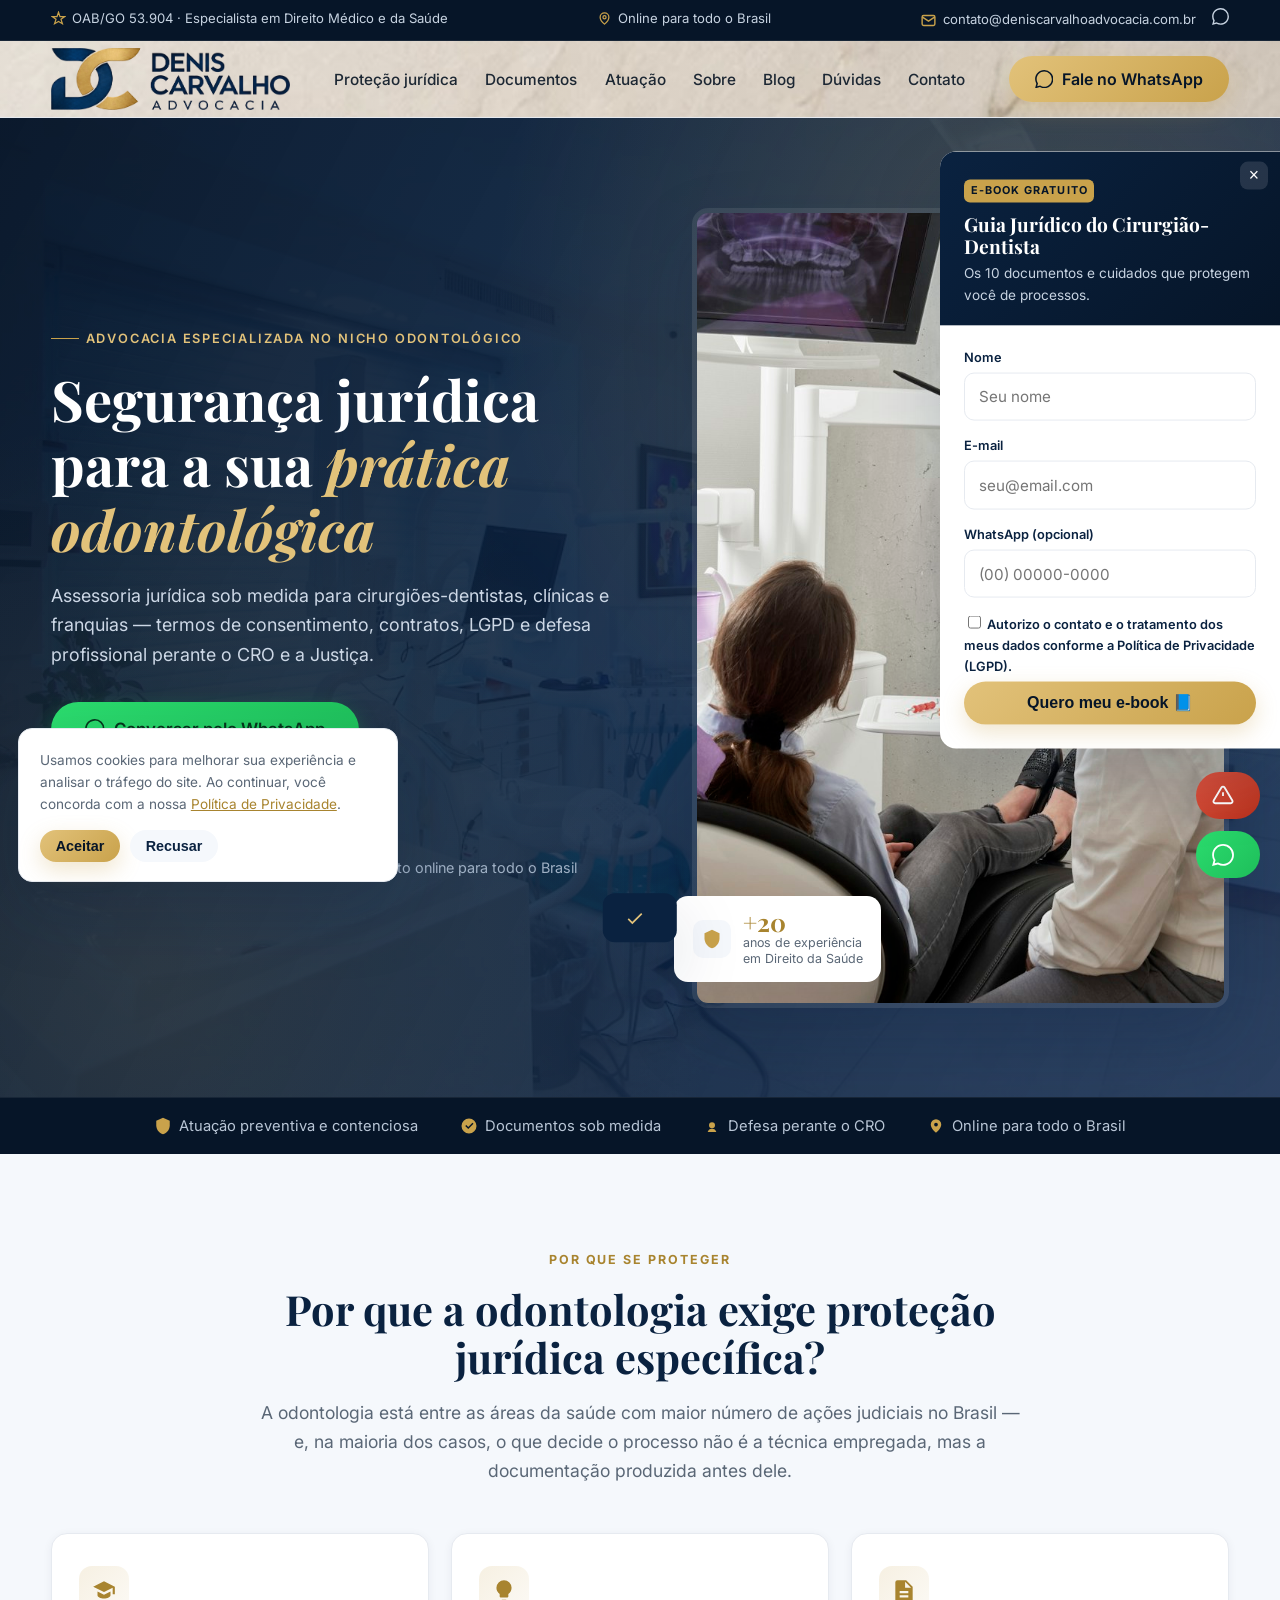
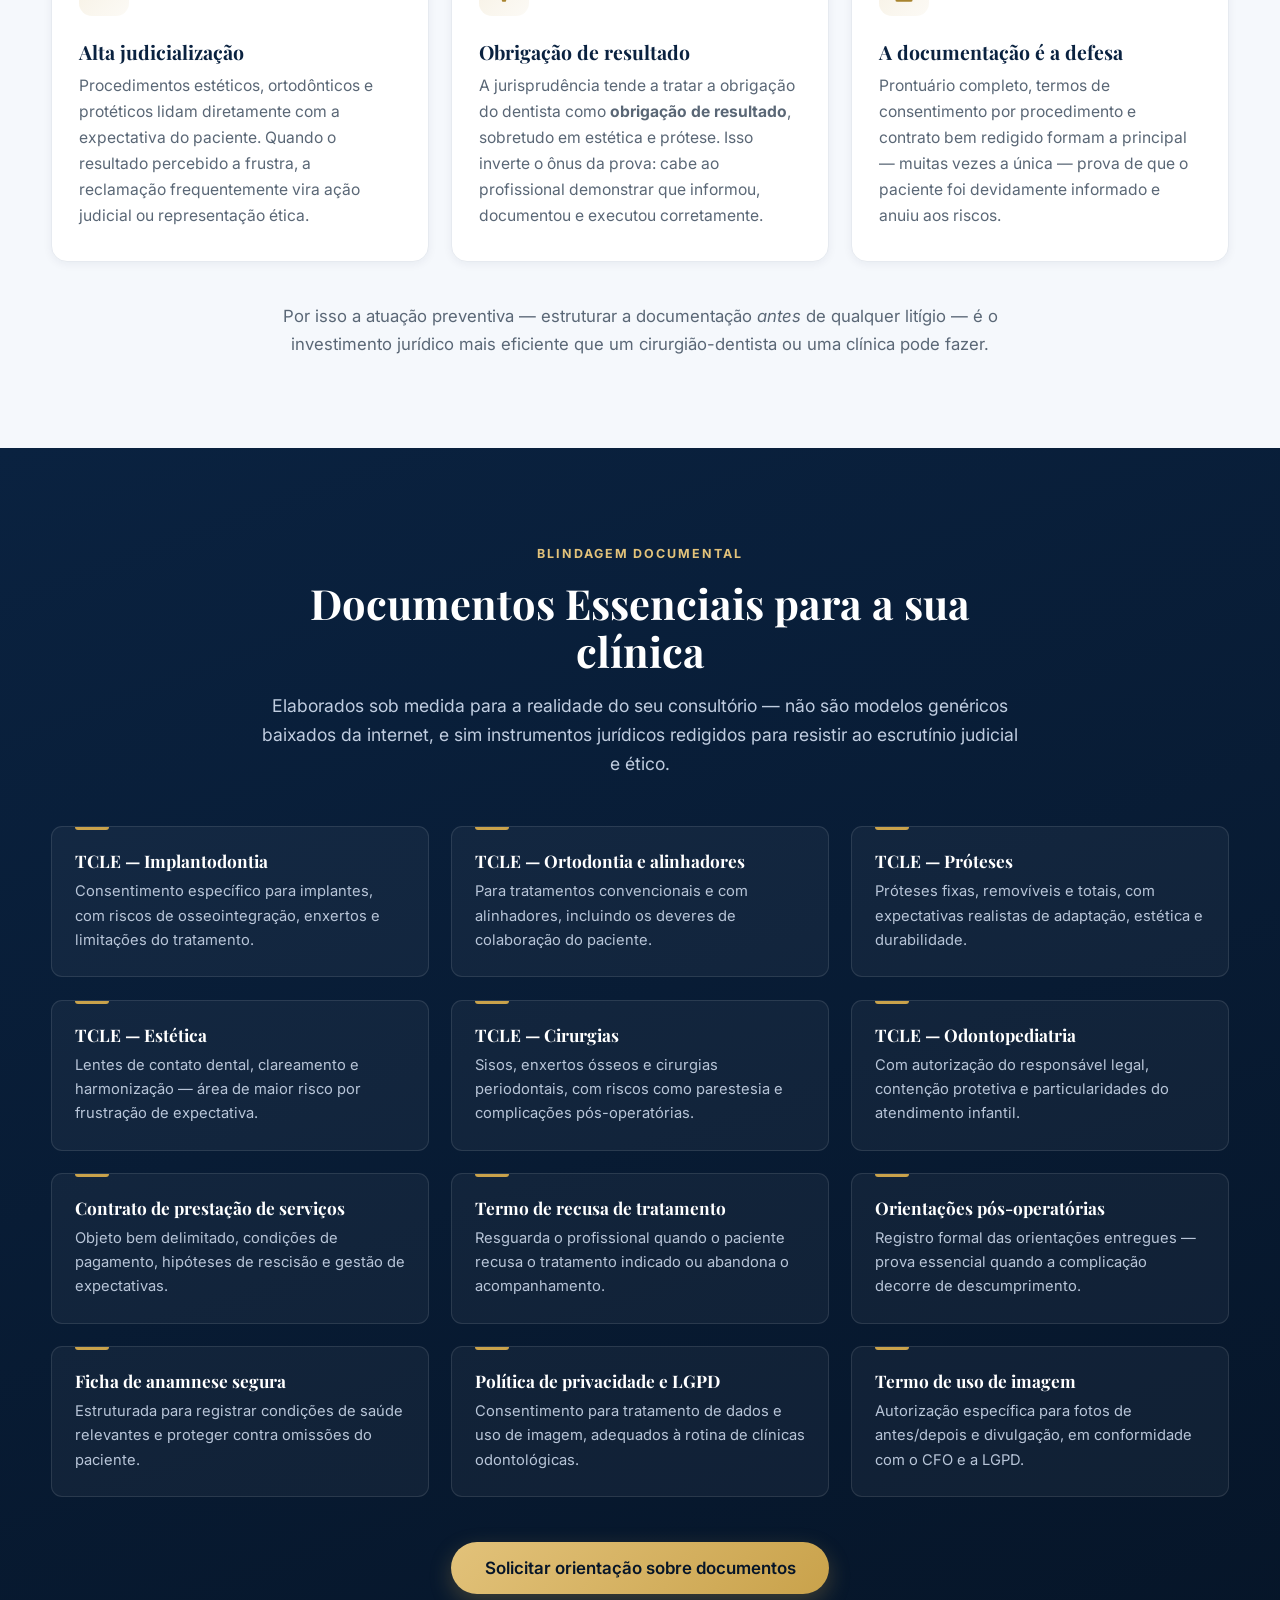
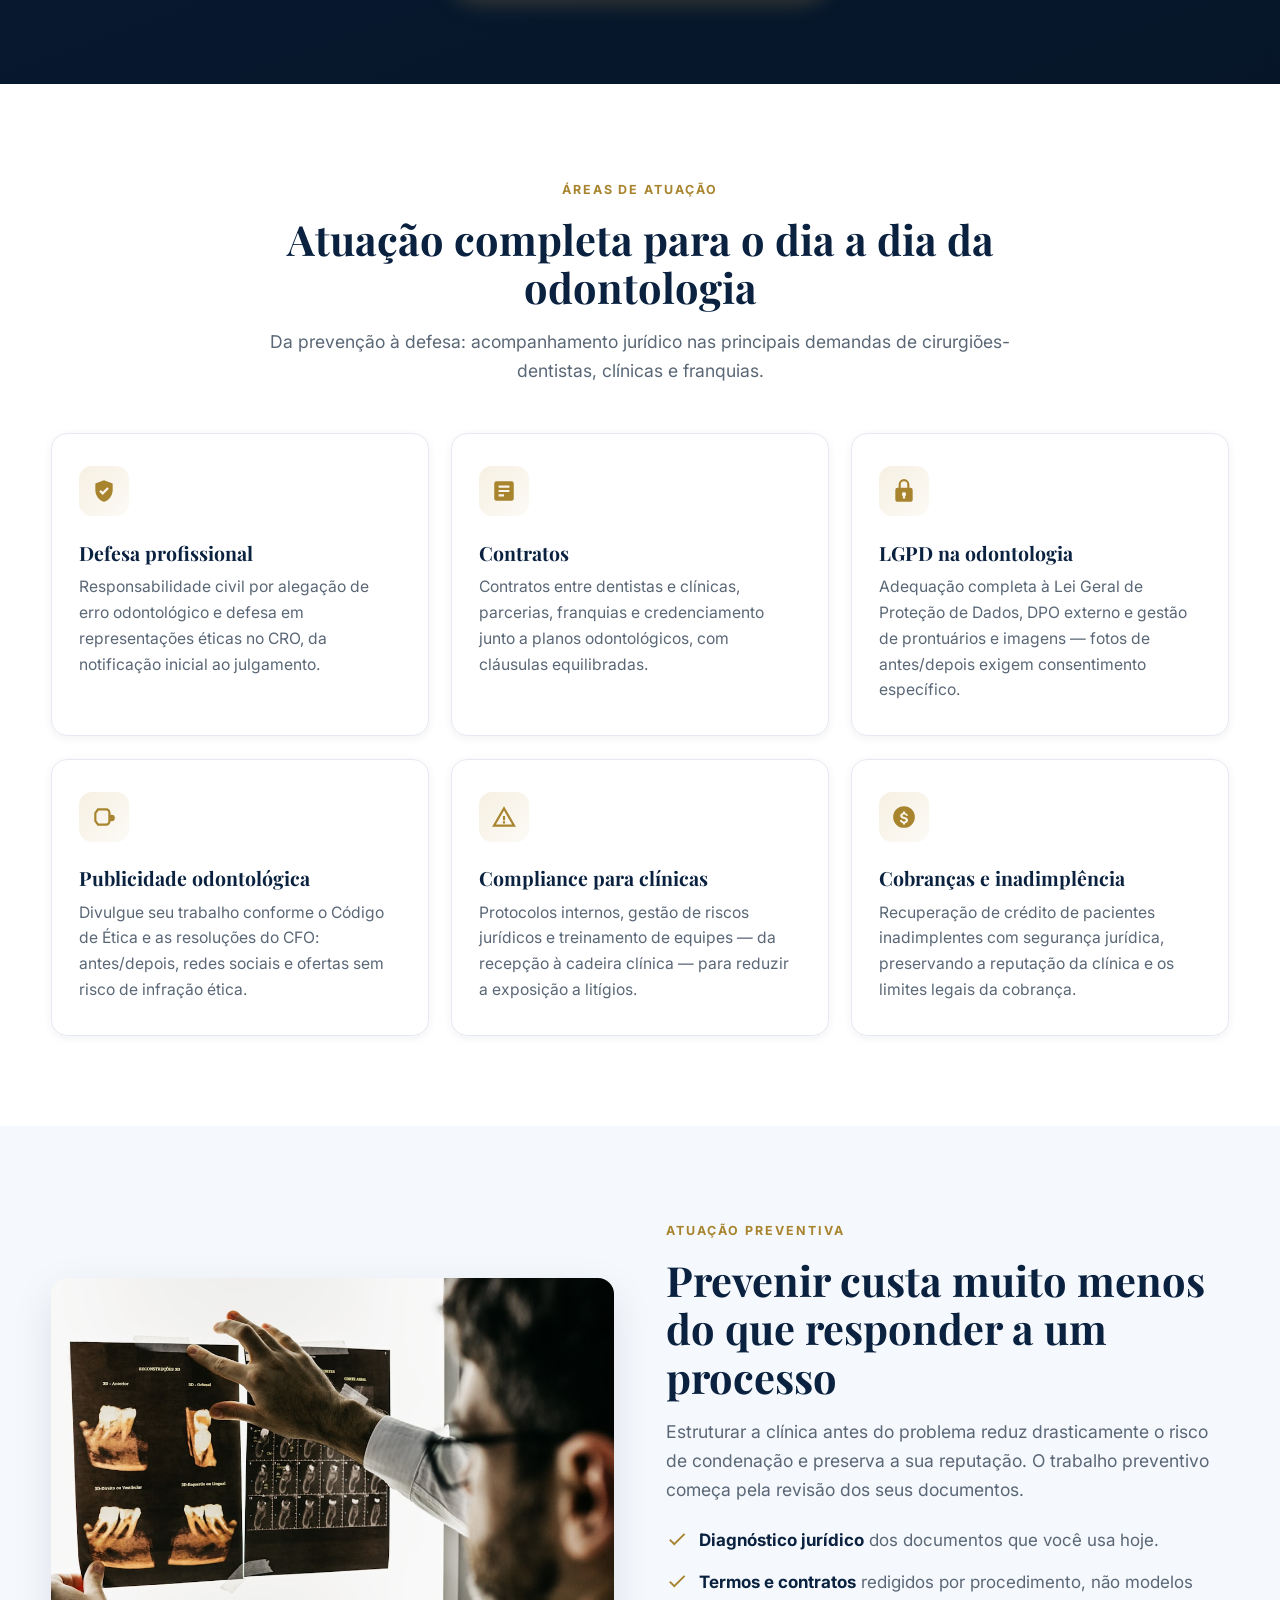
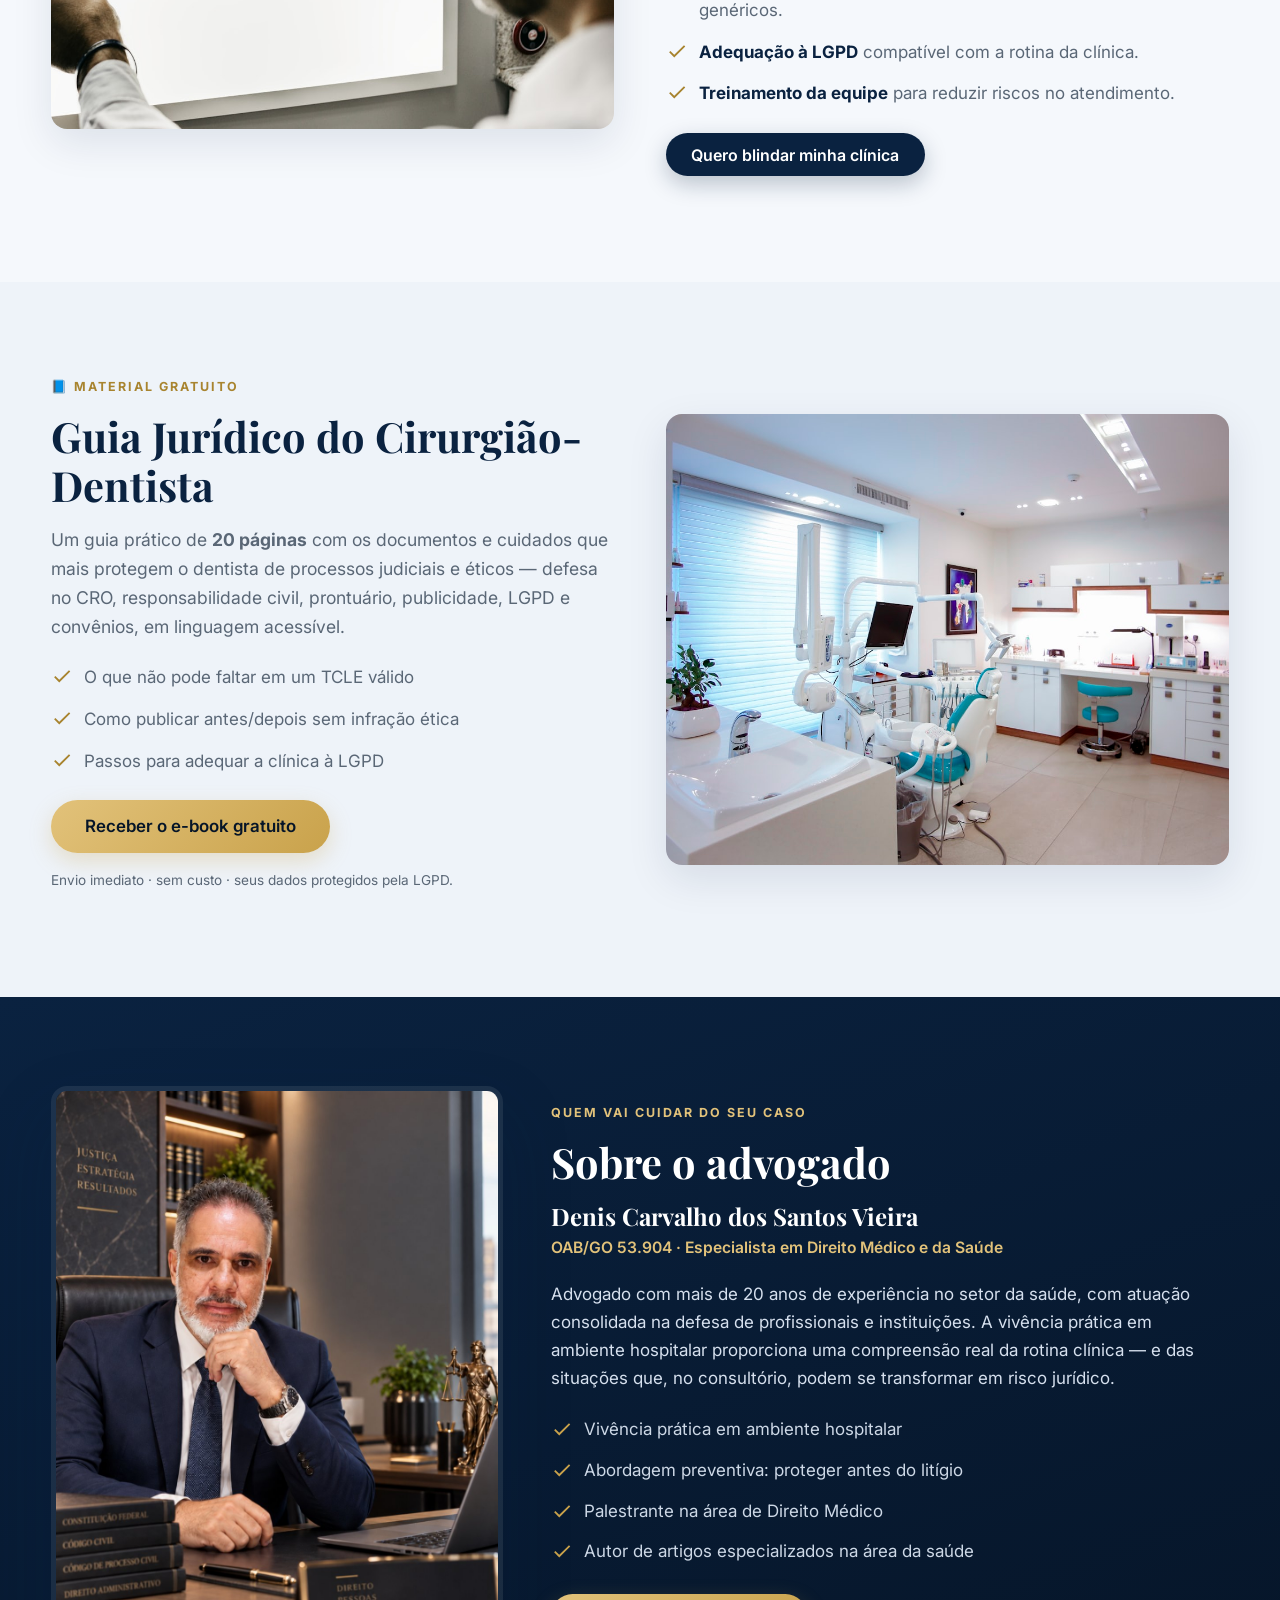
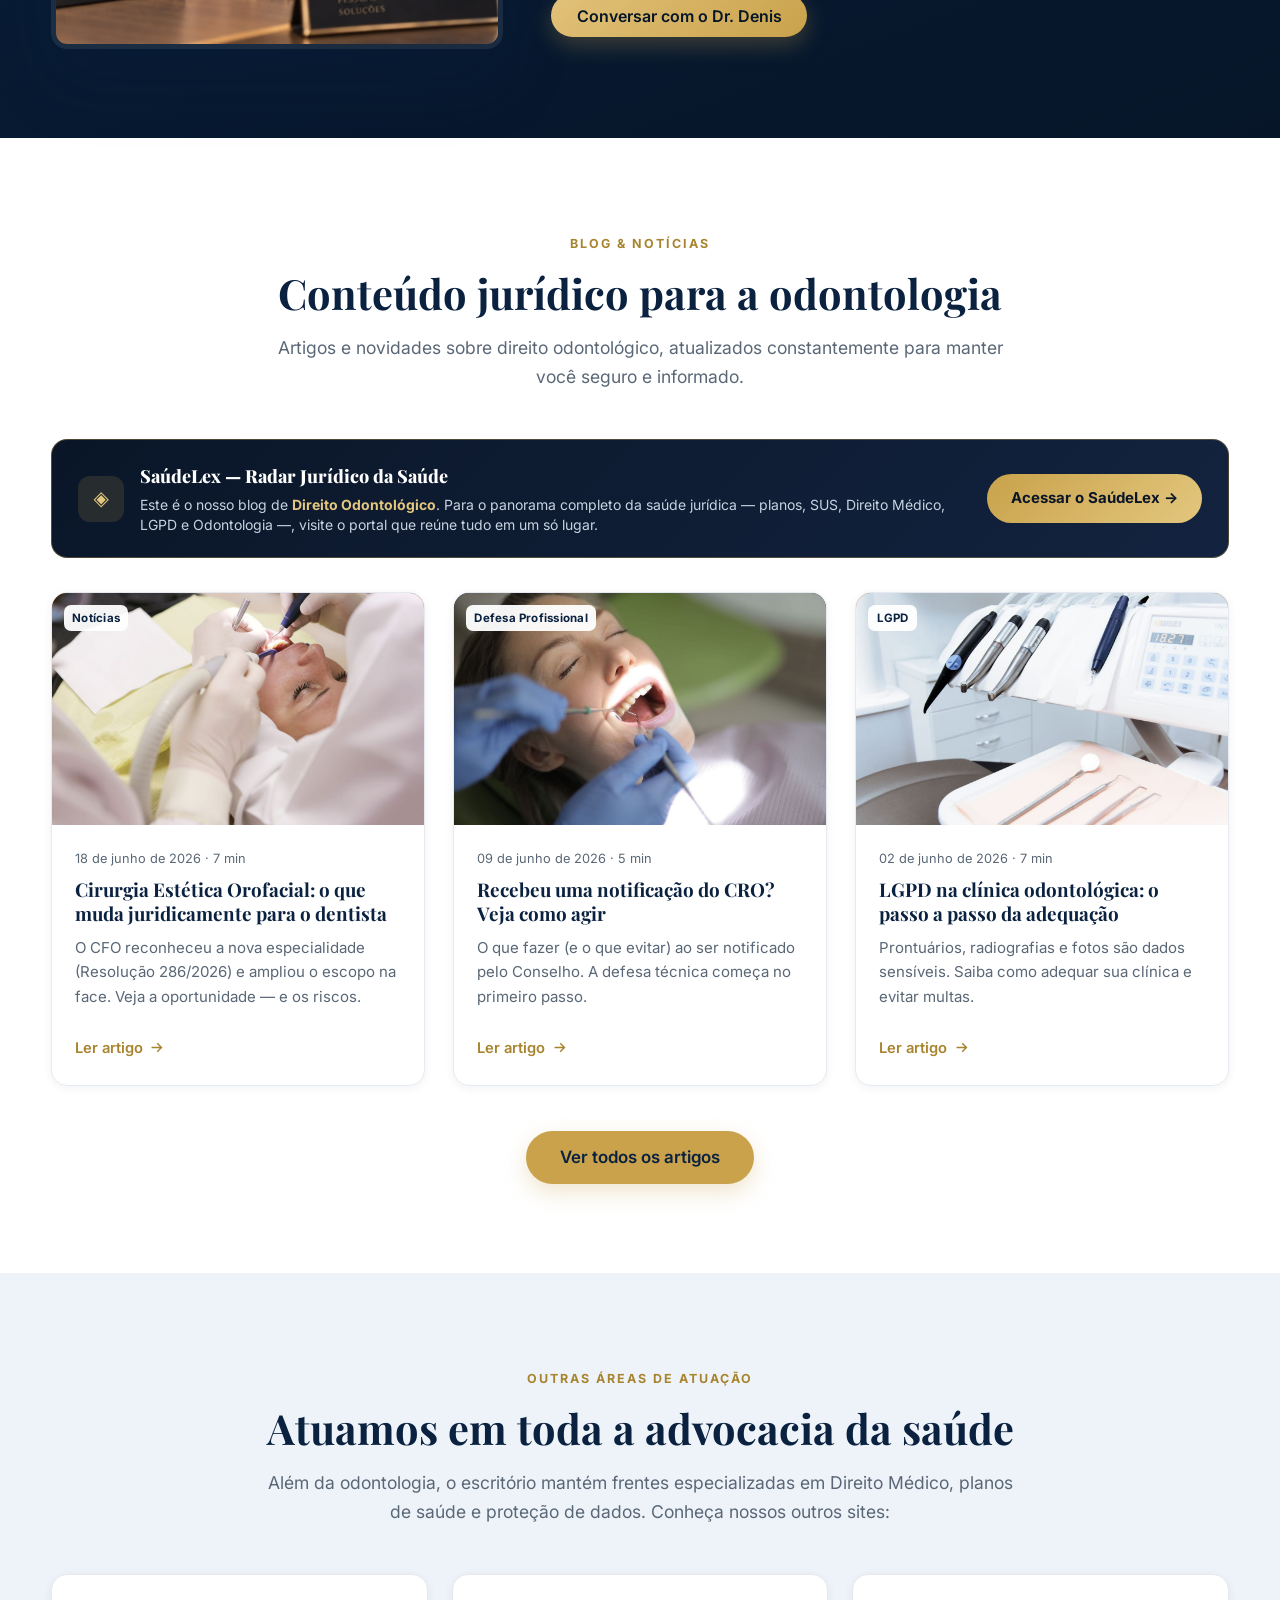
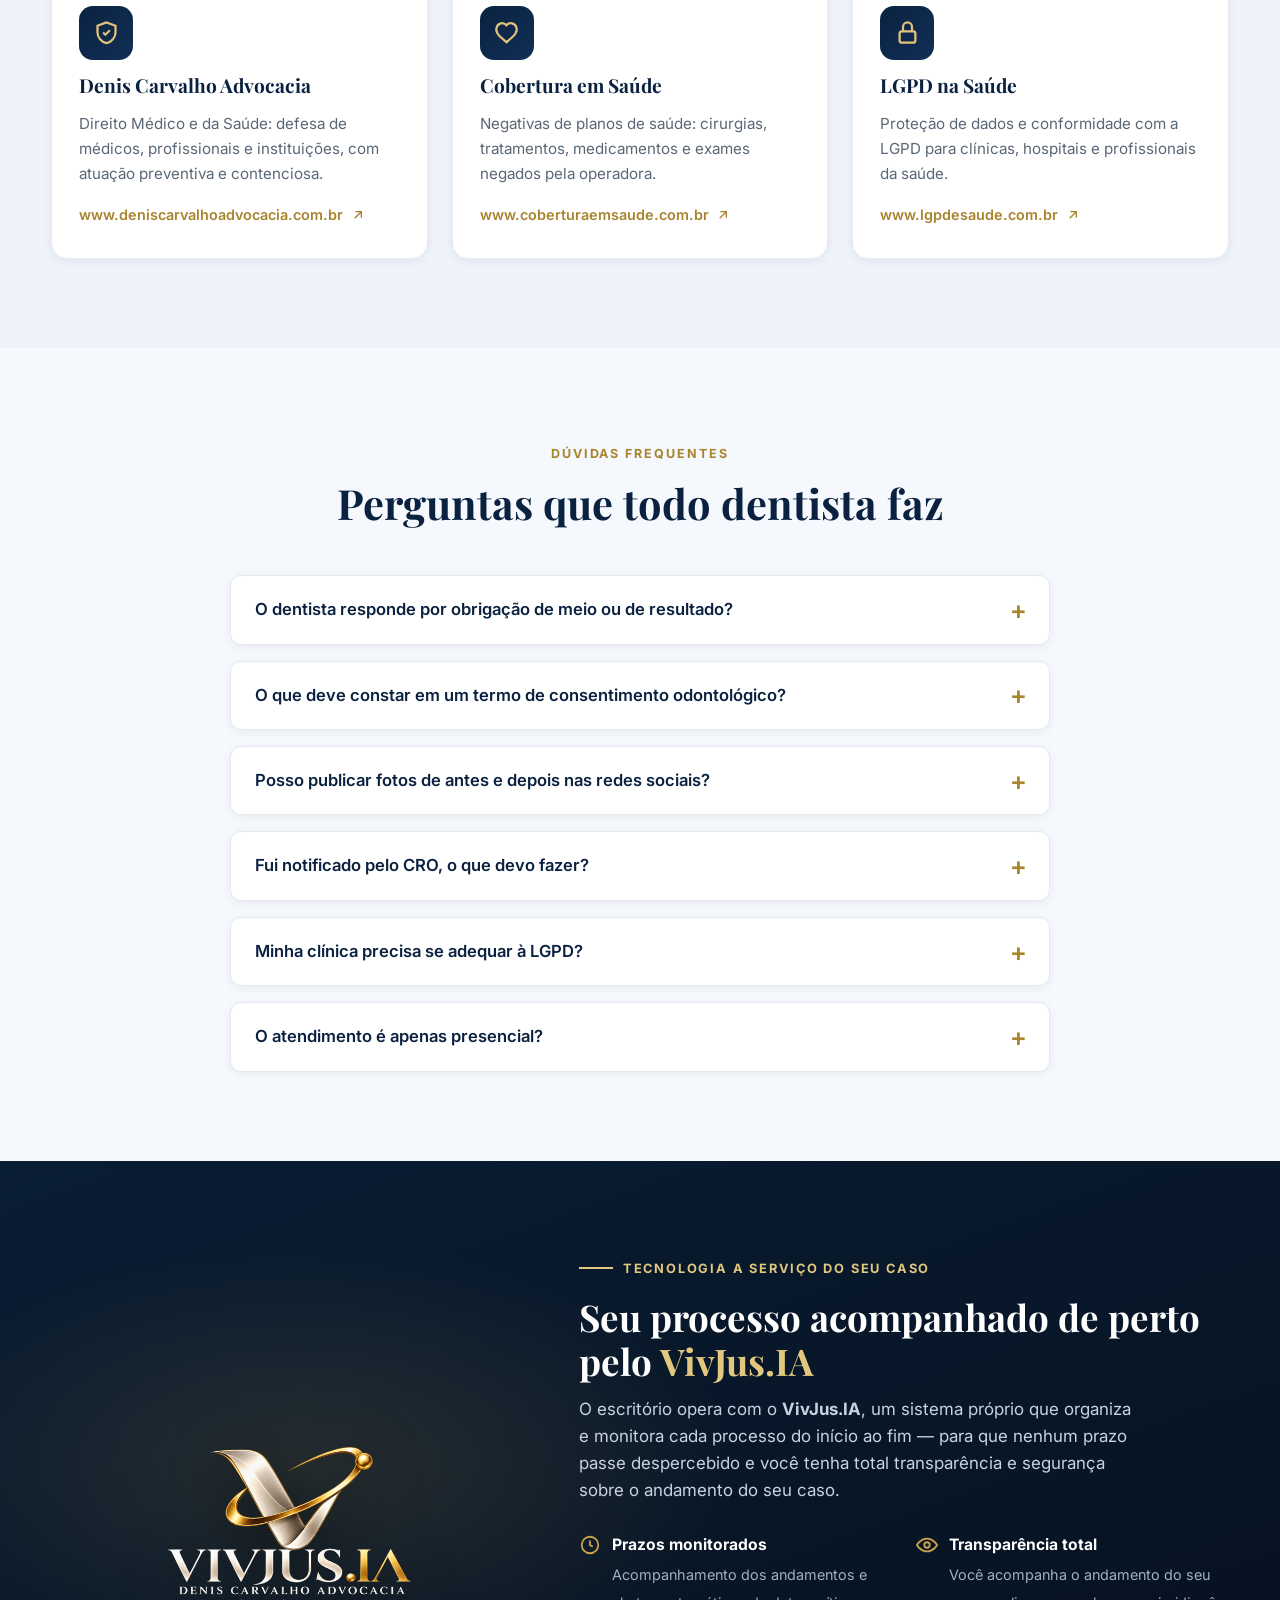
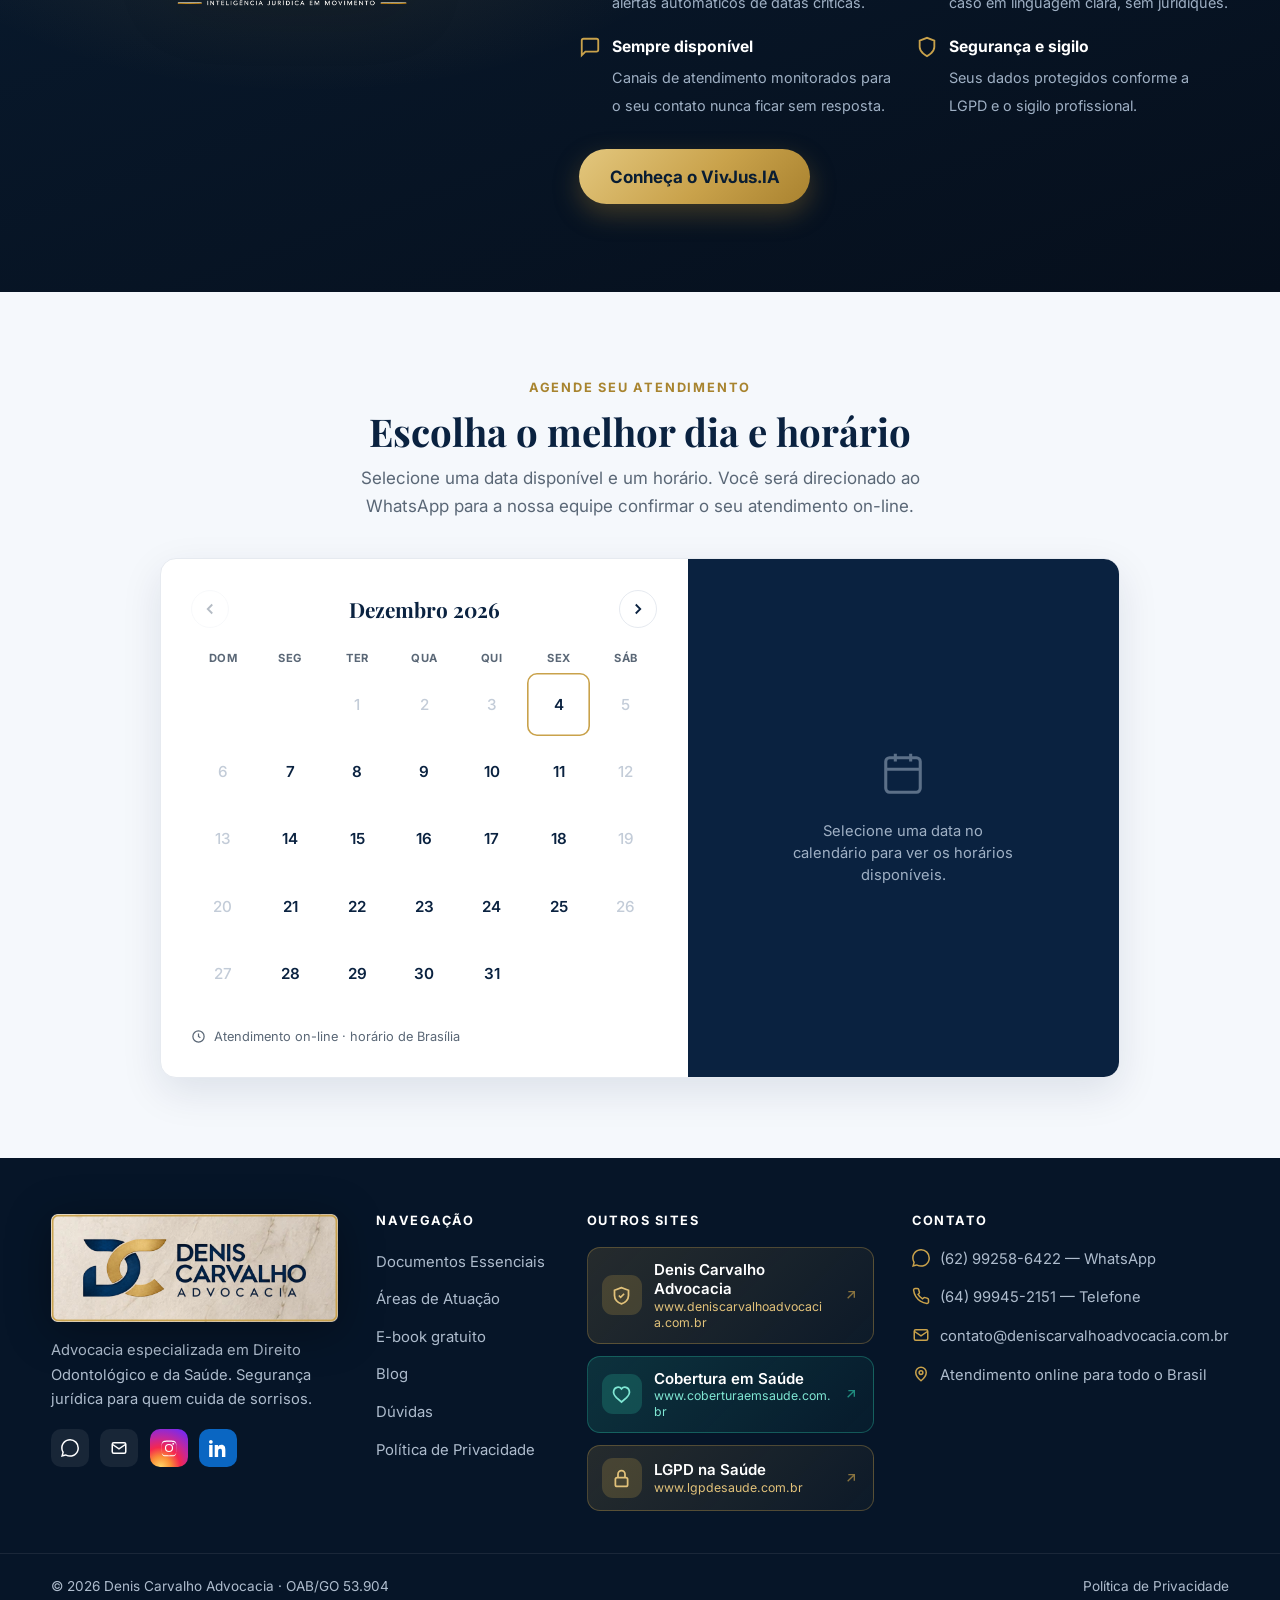
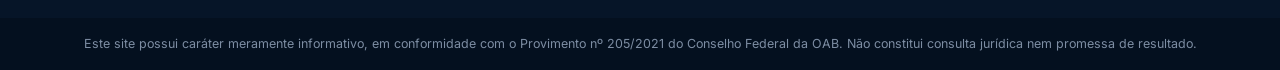
<file: index.html>
<!DOCTYPE html>
<html lang="pt-BR">
<head>
  <meta charset="UTF-8">
  <meta name="viewport" content="width=device-width, initial-scale=1.0">

  <!-- ===================== SEO ===================== -->
  <title>Advogado para Dentistas | Advocacia Odontológica — Denis Carvalho</title>
  <meta name="description" content="Assessoria jurídica especializada para cirurgiões-dentistas e clínicas odontológicas: termos de consentimento (TCLE), contratos, LGPD, defesa em processos e representações no CRO. Atendimento online para todo o Brasil.">
  <meta name="keywords" content="advogado para dentista, advocacia odontológica, direito odontológico, termo de consentimento odontologia, defesa CRO, LGPD clínica odontológica, contrato odontológico, erro odontológico">
  <meta name="author" content="Denis Carvalho dos Santos Vieira — OAB/GO 53.904">
  <meta name="robots" content="index, follow">
  <link rel="canonical" href="https://www.advocaciaodontologica.com.br/">

  <!-- ===================== Open Graph ===================== -->
  <meta property="og:type" content="website">
  <meta property="og:locale" content="pt_BR">
  <meta property="og:title" content="Advocacia Odontológica — Advogado para Dentistas | Denis Carvalho">
  <meta property="og:description" content="Segurança jurídica para a sua prática odontológica: termos de consentimento, contratos, LGPD e defesa profissional. Mais de 20 anos de experiência no setor da saúde.">
  <meta property="og:url" content="https://www.advocaciaodontologica.com.br/">
  <meta property="og:image" content="https://www.advocaciaodontologica.com.br/assets/img/og-image.jpg?v=8">
  <meta property="og:site_name" content="Advocacia Odontológica — Denis Carvalho">
  <meta name="twitter:card" content="summary_large_image">

  <!-- ===================== Favicon ===================== -->
  <link rel="icon" type="image/png" href="assets/img/favicon.png?v=8">
  <link rel="apple-touch-icon" href="assets/img/favicon.png?v=8">

  <!-- ===================== Fontes ===================== -->
  <link rel="preconnect" href="https://fonts.googleapis.com">
  <link rel="preconnect" href="https://fonts.gstatic.com" crossorigin>
  <link href="https://fonts.googleapis.com/css2?family=Playfair+Display:wght@500;600;700;800&family=Inter:wght@400;500;600;700&display=swap" rel="stylesheet">

  <link rel="stylesheet" href="assets/css/styles.css?v=20260920t">

  <!-- ===================== Schema.org ===================== -->
  <script type="application/ld+json">
  {
    "@context": "https://schema.org",
    "@type": "LegalService",
    "name": "Advocacia Odontológica — Denis Carvalho",
    "description": "Assessoria jurídica especializada para cirurgiões-dentistas, clínicas e franquias odontológicas: termos de consentimento, contratos, LGPD, publicidade odontológica e defesa profissional.",
    "url": "https://www.advocaciaodontologica.com.br/",
    "telephone": "+55-62-99258-6422",
    "email": "contato@deniscarvalhoadvocacia.com.br",
    "priceRange": "$$",
    "address": {
      "@type": "PostalAddress",
      "addressCountry": "BR"
    },
    "areaServed": "BR",
    "founder": {
      "@type": "Attorney",
      "name": "Denis Carvalho dos Santos Vieira",
      "jobTitle": "Advogado especialista em Direito Médico e da Saúde",
      "identifier": "OAB/GO 53.904",
      "knowsAbout": ["Direito Odontológico", "Direito Médico e da Saúde", "LGPD na saúde", "Responsabilidade civil do dentista", "Defesa perante o CRO"]
    },
    "sameAs": [
      "https://www.deniscarvalhoadvocacia.com.br",
      "https://www.coberturaemsaude.com.br",
      "https://www.lgpdesaude.com.br"
    ]
  }
  </script>

  <!-- ===================== Google Analytics 4 (inserir ID) =====================
  <script async src="https://www.googletagmanager.com/gtag/js?id=G-XXXXXXXXXX"></script>
  <script>
    window.dataLayer = window.dataLayer || [];
    function gtag(){dataLayer.push(arguments);}
    gtag('js', new Date());
    gtag('config', 'G-XXXXXXXXXX');
  </script>
  ============================================================================= -->
</head>
<body>

  <!-- ===================== TOP BAR ===================== -->
  <div class="topbar">
    <div class="container">
      <div class="tb-left">
        <span class="tb-item"><svg viewBox="0 0 24 24" fill="none" stroke="currentColor" stroke-width="2"><path d="M12 2l2.39 6.96H22l-6 4.37 2.3 7.06L12 16.9l-6.3 3.49L8 13.33 2 8.96h7.61z"/></svg> OAB/GO 53.904 · Especialista em Direito Médico e da Saúde</span>
      </div>
      <div class="tb-center">
        <span class="tb-item hide-sm"><svg viewBox="0 0 24 24" fill="none" stroke="currentColor" stroke-width="2"><path d="M12 21s-7-5.6-7-11a7 7 0 0114 0c0 5.4-7 11-7 11z"/><circle cx="12" cy="10" r="2.5"/></svg> Online para todo o Brasil</span>
      </div>
      <div class="tb-social">
        <a href="mailto:contato@deniscarvalhoadvocacia.com.br" class="tb-item hide-sm"><svg viewBox="0 0 24 24" fill="none" stroke="currentColor" stroke-width="2"><rect x="3" y="5" width="18" height="14" rx="2"/><path d="M3 7l9 6 9-6"/></svg> contato@deniscarvalhoadvocacia.com.br</a>
        <a href="https://wa.me/5562992565904" target="_blank" rel="noopener" aria-label="WhatsApp"><svg viewBox="0 0 24 24" fill="currentColor"><path d="M.06 24l1.69-6.16a11.86 11.86 0 01-1.6-5.95C.16 5.32 5.5 0 12.06 0a11.8 11.8 0 018.41 3.49 11.8 11.8 0 013.48 8.41c0 6.55-5.34 11.89-11.89 11.89a11.9 11.9 0 01-5.69-1.45L.06 24zm6.6-3.8c1.68.99 3.28 1.59 5.4 1.59 5.44 0 9.87-4.43 9.88-9.88a9.8 9.8 0 00-2.88-6.99A9.82 9.82 0 0012.06 2c-5.45 0-9.88 4.43-9.88 9.88 0 2.2.64 3.85 1.72 5.58l-.99 3.62 3.75-.88z"/></svg></a>
      </div>
    </div>
  </div>

  <!-- ===================== HEADER ===================== -->
  <header class="site-header" id="header">
    <div class="container nav">
      <a href="index.html" class="brand" aria-label="Advocacia Odontológica — Denis Carvalho">
        <img src="assets/img/logo-dc.png?v=8" alt="Denis Carvalho Advocacia — Advocacia Odontológica">
      </a>
      <nav aria-label="Menu principal">
        <ul class="nav-links" id="navLinks">
          <li><a href="#contexto">Proteção jurídica</a></li>
          <li><a href="#documentos">Documentos</a></li>
          <li><a href="#servicos">Atuação</a></li>
          <li><a href="#sobre">Sobre</a></li>
          <li><a href="blog.html">Blog</a></li>
          <li><a href="#duvidas">Dúvidas</a></li>
          <li><a href="#contato">Contato</a></li>
        </ul>
      </nav>
      <div class="nav-cta">
        <a href="https://wa.me/5562992565904?text=Ol%C3%A1%2C%20Dr.%20Denis!%20Vim%20pelo%20site%20de%20Advocacia%20Odontol%C3%B3gica%20e%20gostaria%20de%20uma%20orienta%C3%A7%C3%A3o."
           target="_blank" rel="noopener" class="btn btn-gold">
          <svg viewBox="0 0 24 24"><path d="M.06 24l1.69-6.16a11.86 11.86 0 01-1.6-5.95C.16 5.32 5.5 0 12.06 0a11.8 11.8 0 018.41 3.49 11.8 11.8 0 013.48 8.41c0 6.55-5.34 11.89-11.89 11.89a11.9 11.9 0 01-5.69-1.45L.06 24zm6.6-3.8c1.68.99 3.28 1.59 5.4 1.59 5.44 0 9.87-4.43 9.88-9.88a9.8 9.8 0 00-2.88-6.99A9.82 9.82 0 0012.06 2c-5.45 0-9.88 4.43-9.88 9.88 0 2.2.64 3.85 1.72 5.58l-.99 3.62 3.75-.88z"/></svg>
          <span class="btn-text">Fale no WhatsApp</span>
        </a>
        <button class="nav-toggle" id="navToggle" aria-label="Abrir menu" aria-controls="navLinks"><span></span><span></span><span></span></button>
      </div>
    </div>
  </header>

  <main>
    <!-- ===================== HERO ===================== -->
    <section class="hero" id="inicio">
      <div class="container hero__inner">
        <div class="hero__text">
          <p class="hero__eyebrow">Advocacia especializada no nicho odontológico</p>
          <h1 class="hero__title">Segurança jurídica para a sua <span>prática odontológica</span></h1>
          <p class="hero__subtitle">
            Assessoria jurídica sob medida para cirurgiões-dentistas, clínicas e franquias —
            termos de consentimento, contratos, LGPD e defesa profissional perante o CRO e a Justiça.
          </p>
          <div class="hero__actions">
            <a href="https://wa.me/5562992565904?text=Ol%C3%A1%2C%20Dr.%20Denis!%20Vim%20pelo%20site%20de%20Advocacia%20Odontol%C3%B3gica%20e%20gostaria%20de%20uma%20orienta%C3%A7%C3%A3o."
               target="_blank" rel="noopener" class="btn btn-whatsapp btn-lg">
              <svg viewBox="0 0 24 24"><path d="M.06 24l1.69-6.16a11.86 11.86 0 01-1.6-5.95C.16 5.32 5.5 0 12.06 0a11.8 11.8 0 018.41 3.49 11.8 11.8 0 013.48 8.41c0 6.55-5.34 11.89-11.89 11.89a11.9 11.9 0 01-5.69-1.45L.06 24zm6.6-3.8c1.68.99 3.28 1.59 5.4 1.59 5.44 0 9.87-4.43 9.88-9.88a9.8 9.8 0 00-2.88-6.99A9.82 9.82 0 0012.06 2c-5.45 0-9.88 4.43-9.88 9.88 0 2.2.64 3.85 1.72 5.58l-.99 3.62 3.75-.88z"/></svg>
              Conversar pelo WhatsApp
            </a>
            <a href="#ebook" class="btn btn-outline btn-lg">📘 Baixar e-book gratuito</a>
          </div>
          <p class="hero__note"><svg viewBox="0 0 24 24"><path d="M9 16.2 4.8 12l-1.4 1.4L9 19 21 7l-1.4-1.4L9 16.2Z"/></svg> Mais de 20 anos no setor da saúde · Atendimento online para todo o Brasil</p>
        </div>
        <div class="hero__media">
          <img src="assets/img/dental-hero.jpg" alt="Cirurgião-dentista analisando radiografia com paciente em consultório moderno" loading="eager" width="1040" height="800">
          <div class="hero__badge">
            <span class="b-ic"><svg viewBox="0 0 24 24"><path d="M12 1 3 5v6c0 5.5 3.8 10.7 9 12 5.2-1.3 9-6.5 9-12V5l-9-4Z"/></svg></span>
            <span><strong>+20</strong>anos de experiência<br>em Direito da Saúde</span>
          </div>
        </div>
      </div>
    </section>

    <!-- ===================== TRUST STRIP ===================== -->
    <div class="trust">
      <div class="container">
        <span><svg viewBox="0 0 24 24"><path d="M12 1 3 5v6c0 5.5 3.8 10.7 9 12 5.2-1.3 9-6.5 9-12V5l-9-4Z"/></svg> Atuação preventiva e contenciosa</span>
        <span><svg viewBox="0 0 24 24"><path d="M12 2a10 10 0 1 0 0 20 10 10 0 0 0 0-20Zm-1 14-4-4 1.4-1.4L11 13.2l5.6-5.6L18 9l-7 7Z"/></svg> Documentos sob medida</span>
        <span><svg viewBox="0 0 24 24"><path d="M16 11a4 4 0 1 0-8 0 4 4 0 0 0 8 0Zm-9.8 9a6 6 0 0 1 11.6 0H6.2Z"/></svg> Defesa perante o CRO</span>
        <span><svg viewBox="0 0 24 24"><path d="M12 21s-7-5.6-7-11a7 7 0 0 1 14 0c0 5.4-7 11-7 11Zm0-8.5a2.5 2.5 0 1 0 0-5 2.5 2.5 0 0 0 0 5Z"/></svg> Online para todo o Brasil</span>
      </div>
    </div>

    <!-- ===================== CONTEXTO ===================== -->
    <section class="section section--light" id="contexto">
      <div class="container">
        <div class="section__head">
          <span class="eyebrow">Por que se proteger</span>
          <h2 class="section__title">Por que a odontologia exige proteção jurídica específica?</h2>
          <p class="section__lead">A odontologia está entre as áreas da saúde com maior número de ações judiciais no Brasil — e, na maioria dos casos, o que decide o processo não é a técnica empregada, mas a documentação produzida antes dele.</p>
        </div>
        <div class="cards-grid cards-grid--3">
          <article class="card">
            <svg class="card__icon" viewBox="0 0 24 24"><path d="M12 3 2 8l10 5 8-4v6h2V8L12 3Zm-6 9.5V16c0 1.7 2.7 3 6 3s6-1.3 6-3v-3.5l-6 3-6-3Z"/></svg>
            <h3>Alta judicialização</h3>
            <p>Procedimentos estéticos, ortodônticos e protéticos lidam diretamente com a expectativa do paciente. Quando o resultado percebido a frustra, a reclamação frequentemente vira ação judicial ou representação ética.</p>
          </article>
          <article class="card">
            <svg class="card__icon" viewBox="0 0 24 24"><path d="M12 2a7 7 0 0 0-7 7c0 2.4 1.2 4.5 3 5.7V17a1 1 0 0 0 1 1h6a1 1 0 0 0 1-1v-2.3a7 7 0 0 0 3-5.7 7 7 0 0 0-7-7Zm-2 18h4v1a1 1 0 0 1-1 1h-2a1 1 0 0 1-1-1v-1Z"/></svg>
            <h3>Obrigação de resultado</h3>
            <p>A jurisprudência tende a tratar a obrigação do dentista como <strong>obrigação de resultado</strong>, sobretudo em estética e prótese. Isso inverte o ônus da prova: cabe ao profissional demonstrar que informou, documentou e executou corretamente.</p>
          </article>
          <article class="card">
            <svg class="card__icon" viewBox="0 0 24 24"><path d="M6 2a2 2 0 0 0-2 2v16a2 2 0 0 0 2 2h12a2 2 0 0 0 2-2V8l-6-6H6Zm7 1.5L18.5 9H13V3.5ZM8 12h8v2H8v-2Zm0 4h8v2H8v-2Z"/></svg>
            <h3>A documentação é a defesa</h3>
            <p>Prontuário completo, termos de consentimento por procedimento e contrato bem redigido formam a principal — muitas vezes a única — prova de que o paciente foi devidamente informado e anuiu aos riscos.</p>
          </article>
        </div>
        <p class="section__closing">Por isso a atuação preventiva — estruturar a documentação <em>antes</em> de qualquer litígio — é o investimento jurídico mais eficiente que um cirurgião-dentista ou uma clínica pode fazer.</p>
      </div>
    </section>

    <!-- ===================== DOCUMENTOS ESSENCIAIS ===================== -->
    <section class="section section--navy" id="documentos">
      <div class="container">
        <div class="section__head">
          <span class="eyebrow">Blindagem documental</span>
          <h2 class="section__title">Documentos Essenciais para a sua clínica</h2>
          <p class="section__lead">Elaborados sob medida para a realidade do seu consultório — não são modelos genéricos baixados da internet, e sim instrumentos jurídicos redigidos para resistir ao escrutínio judicial e ético.</p>
        </div>
        <div class="cards-grid cards-grid--3 docs-grid">
          <article class="doc-card"><h3>TCLE — Implantodontia</h3><p>Consentimento específico para implantes, com riscos de osseointegração, enxertos e limitações do tratamento.</p></article>
          <article class="doc-card"><h3>TCLE — Ortodontia e alinhadores</h3><p>Para tratamentos convencionais e com alinhadores, incluindo os deveres de colaboração do paciente.</p></article>
          <article class="doc-card"><h3>TCLE — Próteses</h3><p>Próteses fixas, removíveis e totais, com expectativas realistas de adaptação, estética e durabilidade.</p></article>
          <article class="doc-card"><h3>TCLE — Estética</h3><p>Lentes de contato dental, clareamento e harmonização — área de maior risco por frustração de expectativa.</p></article>
          <article class="doc-card"><h3>TCLE — Cirurgias</h3><p>Sisos, enxertos ósseos e cirurgias periodontais, com riscos como parestesia e complicações pós-operatórias.</p></article>
          <article class="doc-card"><h3>TCLE — Odontopediatria</h3><p>Com autorização do responsável legal, contenção protetiva e particularidades do atendimento infantil.</p></article>
          <article class="doc-card"><h3>Contrato de prestação de serviços</h3><p>Objeto bem delimitado, condições de pagamento, hipóteses de rescisão e gestão de expectativas.</p></article>
          <article class="doc-card"><h3>Termo de recusa de tratamento</h3><p>Resguarda o profissional quando o paciente recusa o tratamento indicado ou abandona o acompanhamento.</p></article>
          <article class="doc-card"><h3>Orientações pós-operatórias</h3><p>Registro formal das orientações entregues — prova essencial quando a complicação decorre de descumprimento.</p></article>
          <article class="doc-card"><h3>Ficha de anamnese segura</h3><p>Estruturada para registrar condições de saúde relevantes e proteger contra omissões do paciente.</p></article>
          <article class="doc-card"><h3>Política de privacidade e LGPD</h3><p>Consentimento para tratamento de dados e uso de imagem, adequados à rotina de clínicas odontológicas.</p></article>
          <article class="doc-card"><h3>Termo de uso de imagem</h3><p>Autorização específica para fotos de antes/depois e divulgação, em conformidade com o CFO e a LGPD.</p></article>
        </div>
        <div class="section__cta">
          <a href="https://wa.me/5562992565904?text=Ol%C3%A1%2C%20Dr.%20Denis!%20Gostaria%20de%20orienta%C3%A7%C3%A3o%20sobre%20os%20Documentos%20Essenciais%20para%20a%20minha%20cl%C3%ADnica."
             target="_blank" rel="noopener" class="btn btn-gold btn-lg">Solicitar orientação sobre documentos</a>
        </div>
      </div>
    </section>

    <!-- ===================== ÁREAS DE ATUAÇÃO ===================== -->
    <section class="section" id="servicos">
      <div class="container">
        <div class="section__head">
          <span class="eyebrow">Áreas de atuação</span>
          <h2 class="section__title">Atuação completa para o dia a dia da odontologia</h2>
          <p class="section__lead">Da prevenção à defesa: acompanhamento jurídico nas principais demandas de cirurgiões-dentistas, clínicas e franquias.</p>
        </div>
        <div class="cards-grid cards-grid--3">
          <article class="card">
            <svg class="card__icon" viewBox="0 0 24 24"><path d="M12 2 4 5v6c0 5 3.4 9.7 8 11 4.6-1.3 8-6 8-11V5l-8-3Zm-1.2 13.6-3.2-3.2 1.4-1.4 1.8 1.8 4.2-4.2 1.4 1.4-5.6 5.6Z"/></svg>
            <h3>Defesa profissional</h3>
            <p>Responsabilidade civil por alegação de erro odontológico e defesa em representações éticas no CRO, da notificação inicial ao julgamento.</p>
          </article>
          <article class="card">
            <svg class="card__icon" viewBox="0 0 24 24"><path d="M19 3H5a2 2 0 0 0-2 2v14a2 2 0 0 0 2 2h14a2 2 0 0 0 2-2V5a2 2 0 0 0-2-2Zm-7 14H7v-2h5v2Zm5-4H7v-2h10v2Zm0-4H7V7h10v2Z"/></svg>
            <h3>Contratos</h3>
            <p>Contratos entre dentistas e clínicas, parcerias, franquias e credenciamento junto a planos odontológicos, com cláusulas equilibradas.</p>
          </article>
          <article class="card">
            <svg class="card__icon" viewBox="0 0 24 24"><path d="M12 1a5 5 0 0 0-5 5v3H6a2 2 0 0 0-2 2v9a2 2 0 0 0 2 2h12a2 2 0 0 0 2-2v-9a2 2 0 0 0-2-2h-1V6a5 5 0 0 0-5-5Zm-3 5a3 3 0 1 1 6 0v3H9V6Zm3 7a2 2 0 0 1 1 3.7V19h-2v-2.3A2 2 0 0 1 12 13Z"/></svg>
            <h3>LGPD na odontologia</h3>
            <p>Adequação completa à Lei Geral de Proteção de Dados, DPO externo e gestão de prontuários e imagens — fotos de antes/depois exigem consentimento específico.</p>
          </article>
          <article class="card">
            <svg class="card__icon" viewBox="0 0 24 24"><path d="M18 8a4 4 0 0 0-4-4H6L3 8v8l3 4h8a4 4 0 0 0 4-4h1a3 3 0 0 0 0-6h-1V8Zm-4 10H7l-2-2.7V8.7L7 6h7a2 2 0 0 1 2 2v8a2 2 0 0 1-2 2Z"/></svg>
            <h3>Publicidade odontológica</h3>
            <p>Divulgue seu trabalho conforme o Código de Ética e as resoluções do CFO: antes/depois, redes sociais e ofertas sem risco de infração ética.</p>
          </article>
          <article class="card">
            <svg class="card__icon" viewBox="0 0 24 24"><path d="M12 2 1 21h22L12 2Zm0 4 7.5 13h-15L12 6Zm-1 5v4h2v-4h-2Zm0 5v2h2v-2h-2Z"/></svg>
            <h3>Compliance para clínicas</h3>
            <p>Protocolos internos, gestão de riscos jurídicos e treinamento de equipes — da recepção à cadeira clínica — para reduzir a exposição a litígios.</p>
          </article>
          <article class="card">
            <svg class="card__icon" viewBox="0 0 24 24"><path d="M12 2a10 10 0 1 0 0 20 10 10 0 0 0 0-20Zm1 5v1.2c1.5.3 2.5 1.3 2.6 2.7h-1.8c-.1-.7-.6-1.2-1.6-1.2-1 0-1.6.5-1.6 1.1 0 .6.4.9 1.8 1.3 1.9.5 3.3 1.1 3.3 2.9 0 1.5-1.1 2.4-2.7 2.7V19h-2v-1.3c-1.6-.3-2.7-1.3-2.8-2.9h1.8c.1.9.8 1.4 1.9 1.4 1.1 0 1.7-.5 1.7-1.2 0-.7-.5-1-2-1.4-1.7-.4-3.1-1.1-3.1-2.8 0-1.4 1-2.3 2.5-2.6V7h2Z"/></svg>
            <h3>Cobranças e inadimplência</h3>
            <p>Recuperação de crédito de pacientes inadimplentes com segurança jurídica, preservando a reputação da clínica e os limites legais da cobrança.</p>
          </article>
        </div>
      </div>
    </section>

    <!-- ===================== SPLIT: PREVENÇÃO ===================== -->
    <section class="section section--light">
      <div class="container">
        <div class="split">
          <div class="split__media">
            <img src="assets/img/dental-tools.jpg" alt="Dentista analisando documentação clínica e exames de imagem" loading="lazy">
          </div>
          <div class="split__content">
            <span class="eyebrow">Atuação preventiva</span>
            <h2 class="section__title section__title--left">Prevenir custa muito menos do que responder a um processo</h2>
            <p class="section__lead">Estruturar a clínica antes do problema reduz drasticamente o risco de condenação e preserva a sua reputação. O trabalho preventivo começa pela revisão dos seus documentos.</p>
            <ul class="split__list">
              <li><svg viewBox="0 0 24 24"><path d="M9 16.2 4.8 12l-1.4 1.4L9 19 21 7l-1.4-1.4L9 16.2Z"/></svg><span><strong>Diagnóstico jurídico</strong> dos documentos que você usa hoje.</span></li>
              <li><svg viewBox="0 0 24 24"><path d="M9 16.2 4.8 12l-1.4 1.4L9 19 21 7l-1.4-1.4L9 16.2Z"/></svg><span><strong>Termos e contratos</strong> redigidos por procedimento, não modelos genéricos.</span></li>
              <li><svg viewBox="0 0 24 24"><path d="M9 16.2 4.8 12l-1.4 1.4L9 19 21 7l-1.4-1.4L9 16.2Z"/></svg><span><strong>Adequação à LGPD</strong> compatível com a rotina da clínica.</span></li>
              <li><svg viewBox="0 0 24 24"><path d="M9 16.2 4.8 12l-1.4 1.4L9 19 21 7l-1.4-1.4L9 16.2Z"/></svg><span><strong>Treinamento da equipe</strong> para reduzir riscos no atendimento.</span></li>
            </ul>
            <p style="margin-top:1.6rem"><a href="https://wa.me/5562992565904?text=Ol%C3%A1%2C%20Dr.%20Denis!%20Quero%20fazer%20um%20diagn%C3%B3stico%20jur%C3%ADdico%20preventivo%20da%20minha%20cl%C3%ADnica."
               target="_blank" rel="noopener" class="btn btn-navy">Quero blindar minha clínica</a></p>
          </div>
        </div>
      </div>
    </section>

    <!-- ===================== E-BOOK / LEAD MAGNET ===================== -->
    <section class="section section--soft2" id="ebook">
      <div class="container">
        <div class="split split--reverse">
          <div class="split__media">
            <img src="assets/img/dental-clinic.jpg" alt="Consultório odontológico moderno e organizado" loading="lazy">
          </div>
          <div class="split__content">
            <span class="eyebrow">📘 Material gratuito</span>
            <h2 class="section__title section__title--left">Guia Jurídico do Cirurgião-Dentista</h2>
            <p class="section__lead">Um guia prático de <strong>20 páginas</strong> com os documentos e cuidados que mais protegem o dentista de processos judiciais e éticos — defesa no CRO, responsabilidade civil, prontuário, publicidade, LGPD e convênios, em linguagem acessível.</p>
            <ul class="split__list">
              <li><svg viewBox="0 0 24 24"><path d="M9 16.2 4.8 12l-1.4 1.4L9 19 21 7l-1.4-1.4L9 16.2Z"/></svg><span>O que não pode faltar em um TCLE válido</span></li>
              <li><svg viewBox="0 0 24 24"><path d="M9 16.2 4.8 12l-1.4 1.4L9 19 21 7l-1.4-1.4L9 16.2Z"/></svg><span>Como publicar antes/depois sem infração ética</span></li>
              <li><svg viewBox="0 0 24 24"><path d="M9 16.2 4.8 12l-1.4 1.4L9 19 21 7l-1.4-1.4L9 16.2Z"/></svg><span>Passos para adequar a clínica à LGPD</span></li>
            </ul>
            <p style="margin-top:1.6rem">
              <a href="#" data-open-lead class="btn btn-gold btn-lg">Receber o e-book gratuito</a>
            </p>
            <p style="font-size:.85rem;color:var(--muted);margin-top:.6rem">Envio imediato · sem custo · seus dados protegidos pela LGPD.</p>
          </div>
        </div>
      </div>
    </section>

    <!-- ===================== SOBRE ===================== -->
    <section class="section section--navy" id="sobre">
      <div class="container about">
        <div class="about__photo">
          <img src="assets/img/denis-carvalho.jpg?v=3" alt="Denis Carvalho dos Santos Vieira, advogado especialista em Direito Médico e da Saúde" loading="lazy">
        </div>
        <div class="about__content">
          <span class="eyebrow">Quem vai cuidar do seu caso</span>
          <h2 class="section__title section__title--left">Sobre o advogado</h2>
          <h3 class="about__name">Denis Carvalho dos Santos Vieira</h3>
          <p class="about__oab">OAB/GO 53.904 · Especialista em Direito Médico e da Saúde</p>
          <p>Advogado com mais de 20 anos de experiência no setor da saúde, com atuação consolidada na defesa de profissionais e instituições. A vivência prática em ambiente hospitalar proporciona uma compreensão real da rotina clínica — e das situações que, no consultório, podem se transformar em risco jurídico.</p>
          <ul class="about__highlights">
            <li><svg viewBox="0 0 24 24"><path d="M9 16.2 4.8 12l-1.4 1.4L9 19 21 7l-1.4-1.4L9 16.2Z"/></svg> Vivência prática em ambiente hospitalar</li>
            <li><svg viewBox="0 0 24 24"><path d="M9 16.2 4.8 12l-1.4 1.4L9 19 21 7l-1.4-1.4L9 16.2Z"/></svg> Abordagem preventiva: proteger antes do litígio</li>
            <li><svg viewBox="0 0 24 24"><path d="M9 16.2 4.8 12l-1.4 1.4L9 19 21 7l-1.4-1.4L9 16.2Z"/></svg> Palestrante na área de Direito Médico</li>
            <li><svg viewBox="0 0 24 24"><path d="M9 16.2 4.8 12l-1.4 1.4L9 19 21 7l-1.4-1.4L9 16.2Z"/></svg> Autor de artigos especializados na área da saúde</li>
          </ul>
          <a href="https://wa.me/5562992565904?text=Ol%C3%A1%2C%20Dr.%20Denis!%20Gostaria%20de%20conversar%20sobre%20o%20meu%20caso%20na%20odontologia."
             target="_blank" rel="noopener" class="btn btn-gold">Conversar com o Dr. Denis</a>
        </div>
      </div>
    </section>

    <!-- ===================== BLOG PREVIEW ===================== -->
    <section class="section" id="blog-preview">
      <div class="container">
        <div class="section__head">
          <span class="eyebrow">Blog & Notícias</span>
          <h2 class="section__title">Conteúdo jurídico para a odontologia</h2>
          <p class="section__lead">Artigos e novidades sobre direito odontológico, atualizados constantemente para manter você seguro e informado.</p>
        </div>
        <!-- DIRECIONAMENTO SAUDELEX (home) -->
        <div class="saudelex-homebanner" style="margin:0 0 34px">
          <a href="https://saudelex.com.br" target="_blank" rel="noopener" style="display:flex;align-items:center;gap:18px;flex-wrap:wrap;justify-content:space-between;padding:22px 26px;border-radius:16px;text-decoration:none;background:linear-gradient(135deg,#0a1628,#13233f);border:1px solid rgba(201,162,75,.35)">
            <div style="display:flex;align-items:center;gap:16px;min-width:240px;flex:1 1 320px">
              <span aria-hidden="true" style="flex:none;display:grid;place-items:center;width:46px;height:46px;border-radius:12px;background:rgba(201,162,75,.15);color:#E3C77E;font-size:20px;font-weight:700">&#9672;</span>
              <div>
                <div style="font-weight:800;color:#fff;font-size:18px;font-family:&#39;Playfair Display&#39;,Georgia,serif">SaúdeLex — Radar Jurídico da Saúde</div>
                <div style="color:#c7d3e1;font-size:14px;margin-top:3px;line-height:1.45">Este é o nosso blog de <strong style="color:#E3C77E">Direito Odontológico</strong>. Para o panorama completo da saúde jurídica — planos, SUS, Direito Médico, LGPD e Odontologia —, visite o portal que reúne tudo em um só lugar.</div>
              </div>
            </div>
            <span style="flex:none;display:inline-flex;align-items:center;gap:8px;padding:12px 24px;border-radius:999px;background:linear-gradient(135deg,#C9A24B,#E3C77E);color:#0a1628;font-weight:700;font-size:15px;white-space:nowrap">Acessar o SaúdeLex →</span>
          </a>
        </div>

        <div class="posts">
          <article class="post">
            <a href="artigo-cirurgia-estetica-orofacial.html" class="thumb g3"><span class="cat">Notícias</span><img src="assets/img/blog/cirurgia-estetica-orofacial.jpg?v=1" alt="Dentista realizando procedimento odontológico" loading="lazy"><svg viewBox="0 0 24 24" fill="none" stroke="currentColor" stroke-width="1.5"><path d="M12 3l1.9 4.6L18.5 9l-4.6 1.9L12 15l-1.9-4.6L5.5 9l4.6-1.4L12 3z"/><path d="M19 14l.9 2.1L22 17l-2.1.9L19 20l-.9-2.1L16 17l2.1-.6L19 14z"/></svg></a>
            <div class="body"><div class="date">18 de junho de 2026 · 7 min</div><h3>Cirurgia Estética Orofacial: o que muda juridicamente para o dentista</h3><p>O CFO reconheceu a nova especialidade (Resolução 286/2026) e ampliou o escopo na face. Veja a oportunidade — e os riscos.</p><a href="artigo-cirurgia-estetica-orofacial.html" class="more">Ler artigo <svg viewBox="0 0 24 24" fill="none" stroke="currentColor" stroke-width="2"><path d="M5 12h14M13 6l6 6-6 6"/></svg></a></div>
          </article>
          <article class="post">
            <a href="artigo-defesa-cro.html" class="thumb g2"><span class="cat">Defesa Profissional</span><img src="assets/img/blog/defesa-cro.jpg?v=1" alt="Atendimento em consultório odontológico" loading="lazy"><svg viewBox="0 0 24 24" fill="none" stroke="currentColor" stroke-width="1.5"><path d="M12 2l8 4v6c0 5-3.4 8.5-8 10-4.6-1.5-8-5-8-10V6z"/><path d="M9 12l2 2 4-4"/></svg></a>
            <div class="body"><div class="date">09 de junho de 2026 · 5 min</div><h3>Recebeu uma notificação do CRO? Veja como agir</h3><p>O que fazer (e o que evitar) ao ser notificado pelo Conselho. A defesa técnica começa no primeiro passo.</p><a href="artigo-defesa-cro.html" class="more">Ler artigo <svg viewBox="0 0 24 24" fill="none" stroke="currentColor" stroke-width="2"><path d="M5 12h14M13 6l6 6-6 6"/></svg></a></div>
          </article>
          <article class="post">
            <a href="artigo-lgpd-clinica.html" class="thumb g3"><span class="cat">LGPD</span><img src="assets/img/blog/lgpd-clinica.jpg?v=1" alt="Equipamentos de uma clínica odontológica" loading="lazy"><svg viewBox="0 0 24 24" fill="none" stroke="currentColor" stroke-width="1.5"><path d="M12 2l8 4v6c0 5-3.4 8.5-8 10-4.6-1.5-8-5-8-10V6z"/></svg></a>
            <div class="body"><div class="date">02 de junho de 2026 · 7 min</div><h3>LGPD na clínica odontológica: o passo a passo da adequação</h3><p>Prontuários, radiografias e fotos são dados sensíveis. Saiba como adequar sua clínica e evitar multas.</p><a href="artigo-lgpd-clinica.html" class="more">Ler artigo <svg viewBox="0 0 24 24" fill="none" stroke="currentColor" stroke-width="2"><path d="M5 12h14M13 6l6 6-6 6"/></svg></a></div>
          </article>
        </div>
        <div class="section__cta"><a href="blog.html" class="btn btn-outline--navy btn-lg">Ver todos os artigos</a></div>
      </div>
    </section>

    <!-- ===================== OUTRAS ATUAÇÕES / REDE ===================== -->
    <section class="section networks" id="atuacoes">
      <div class="container">
        <div class="section__head">
          <span class="eyebrow">Outras áreas de atuação</span>
          <h2 class="section__title">Atuamos em toda a advocacia da saúde</h2>
          <p class="section__lead">Além da odontologia, o escritório mantém frentes especializadas em Direito Médico, planos de saúde e proteção de dados. Conheça nossos outros sites:</p>
        </div>
        <div class="net-grid">
          <a href="https://www.deniscarvalhoadvocacia.com.br" target="_blank" rel="noopener" class="net-card">
            <span class="net-card__ic"><svg viewBox="0 0 24 24"><path d="M12 3 4 6v6c0 4.4 3.4 8.5 8 9.5 4.6-1 8-5.1 8-9.5V6l-8-3Z"/><path d="m9 12 2 2 4-4"/></svg></span>
            <h3>Denis Carvalho Advocacia</h3>
            <p>Direito Médico e da Saúde: defesa de médicos, profissionais e instituições, com atuação preventiva e contenciosa.</p>
            <span class="net-card__url">www.deniscarvalhoadvocacia.com.br <svg viewBox="0 0 24 24"><path d="M7 17 17 7M8 7h9v9"/></svg></span>
          </a>
          <a href="https://www.coberturaemsaude.com.br" target="_blank" rel="noopener" class="net-card">
            <span class="net-card__ic"><svg viewBox="0 0 24 24"><path d="M20.8 7.6a5 5 0 0 0-8.8-2 5 5 0 0 0-8.8 2c-1 3 1 6 3 8l5.8 5 5.8-5c2-2 4-5 3-8Z"/></svg></span>
            <h3>Cobertura em Saúde</h3>
            <p>Negativas de planos de saúde: cirurgias, tratamentos, medicamentos e exames negados pela operadora.</p>
            <span class="net-card__url">www.coberturaemsaude.com.br <svg viewBox="0 0 24 24"><path d="M7 17 17 7M8 7h9v9"/></svg></span>
          </a>
          <a href="https://www.lgpdesaude.com.br" target="_blank" rel="noopener" class="net-card">
            <span class="net-card__ic"><svg viewBox="0 0 24 24"><rect x="5" y="11" width="14" height="10" rx="2"/><path d="M8 11V7a4 4 0 0 1 8 0v4"/></svg></span>
            <h3>LGPD na Saúde</h3>
            <p>Proteção de dados e conformidade com a LGPD para clínicas, hospitais e profissionais da saúde.</p>
            <span class="net-card__url">www.lgpdesaude.com.br <svg viewBox="0 0 24 24"><path d="M7 17 17 7M8 7h9v9"/></svg></span>
          </a>
        </div>
      </div>
    </section>

    <!-- ===================== FAQ ===================== -->
    <section class="section section--light" id="duvidas">
      <div class="container container--narrow">
        <div class="section__head">
          <span class="eyebrow">Dúvidas frequentes</span>
          <h2 class="section__title">Perguntas que todo dentista faz</h2>
        </div>
        <div class="faq">
          <details class="faq__item"><summary class="faq__question">O dentista responde por obrigação de meio ou de resultado?</summary><div class="faq__answer"><p>Depende do procedimento, mas a jurisprudência frequentemente trata tratamentos estéticos e protéticos como obrigação de resultado — o que inverte o ônus da prova contra o profissional. A melhor proteção é documentar expectativas e riscos antes de iniciar o tratamento. Quer entender como isso se aplica ao seu caso? Converse conosco.</p></div></details>
          <details class="faq__item"><summary class="faq__question">O que deve constar em um termo de consentimento odontológico?</summary><div class="faq__answer"><p>Descrição do procedimento em linguagem acessível, riscos e limitações específicos, alternativas de tratamento, deveres do paciente e registro de que houve oportunidade de esclarecer dúvidas. Termos genéricos têm pouco valor probatório — cada procedimento exige um termo próprio. Podemos avaliar os documentos que você usa hoje.</p></div></details>
          <details class="faq__item"><summary class="faq__question">Posso publicar fotos de antes e depois nas redes sociais?</summary><div class="faq__answer"><p>O CFO passou a admitir a divulgação de imagens de antes e depois em hipóteses específicas, desde que com autorização expressa do paciente, sem promessa de resultado e respeitadas as regras éticas vigentes. O uso inadequado pode gerar processo ético e violação da LGPD. Vale uma orientação antes de publicar.</p></div></details>
          <details class="faq__item"><summary class="faq__question">Fui notificado pelo CRO, o que devo fazer?</summary><div class="faq__answer"><p>Não responda por conta própria nem procure o paciente para "resolver informalmente" — manifestações precipitadas costumam agravar a situação. Os prazos são curtos e a defesa técnica desde o início faz diferença no resultado. Entre em contato assim que receber a notificação.</p></div></details>
          <details class="faq__item"><summary class="faq__question">Minha clínica precisa se adequar à LGPD?</summary><div class="faq__answer"><p>Sim. Clínicas odontológicas tratam dados sensíveis de saúde diariamente — prontuários, radiografias, fotografias clínicas — e estão plenamente sujeitas à LGPD, com risco de sanções da ANPD e de ações de pacientes. A adequação pode ser feita por etapas, de forma compatível com a rotina da clínica.</p></div></details>
          <details class="faq__item"><summary class="faq__question">O atendimento é apenas presencial?</summary><div class="faq__answer"><p>Não. O atendimento é totalmente online, para cirurgiões-dentistas e clínicas de todo o Brasil, por videoconferência e WhatsApp, em qualquer horário e com a mesma qualidade técnica de um atendimento presencial. Basta enviar uma mensagem para agendar.</p></div></details>
        </div>
      </div>
    </section>

    <!-- ===================== CTA FINAL ===================== -->
    <!-- ============ ADVX — TECNOLOGIA / ACOMPANHAMENTO ============ -->
    <style>
      .advx{padding:5.5rem 0;background:linear-gradient(160deg,#091d33,#060f1c);color:#fff;position:relative;overflow:hidden}
      .advx::before{content:"";position:absolute;inset:0;background:radial-gradient(620px 320px at 24% 42%,rgba(201,162,75,.16),transparent 70%);pointer-events:none}
      .advx .container{position:relative}
      .advx-card{display:grid;grid-template-columns:.85fr 1.15fr;gap:3rem;align-items:center}
      .advx-media{display:flex;justify-content:center;align-items:center}
      .advx-media img{max-width:100%;width:480px;filter:drop-shadow(0 10px 30px rgba(0,0,0,.45))}
      .advx-eyebrow{display:inline-flex;align-items:center;gap:.6rem;font-size:.8rem;font-weight:700;letter-spacing:.14em;text-transform:uppercase;color:#E3C77E;margin-bottom:1rem}
      .advx-eyebrow::before{content:"";width:34px;height:2px;background:#E3C77E}
      .advx-title{font-size:clamp(1.7rem,3vw,2.3rem);font-weight:700;line-height:1.2;color:#fff;margin:0 0 .8rem}
      .advx-title span{color:#E3C77E}
      .advx-lead{color:#c7d3e1;font-size:1.06rem;line-height:1.6;margin:0 0 1.7rem;max-width:560px}
      .advx-list{list-style:none;margin:0 0 1.9rem;padding:0;display:grid;grid-template-columns:1fr 1fr;gap:1.15rem 1.5rem}
      .advx-list li{display:flex;gap:.7rem;align-items:flex-start}
      .advx-list svg{width:22px;height:22px;flex-shrink:0;color:#C9A24B;margin-top:2px}
      .advx-list strong{display:block;color:#fff;font-size:.98rem;margin-bottom:.15rem}
      .advx-list span{color:#9fb0c4;font-size:.9rem;line-height:1.45}
      .advx-btn{display:inline-block;background:linear-gradient(135deg,#E3C77E,#C9A24B 55%,#A9822F);color:#091d33;font-weight:700;padding:.85rem 1.9rem;border-radius:40px;text-decoration:none;box-shadow:0 10px 26px rgba(169,130,47,.34);transition:transform .2s ease}
      .advx-btn:hover{transform:translateY(-3px)}
      @media(max-width:820px){.advx-card{grid-template-columns:1fr;gap:1.6rem}.advx-media{order:-1}.advx-media img{width:300px}.advx-list{grid-template-columns:1fr;gap:1rem}}
    </style>
    <section class="advx" id="advx">
      <div class="container">
        <div class="advx-card">
          <div class="advx-media">
            <img src="assets/img/vivjus-logo.png" alt="VivJus.IA — sistema de acompanhamento e monitoramento de processos do escritório">
          </div>
          <div class="advx-body">
            <span class="advx-eyebrow">Tecnologia a serviço do seu caso</span>
            <h2 class="advx-title">Seu processo acompanhado de perto pelo <span>VivJus.IA</span></h2>
            <p class="advx-lead">O escritório opera com o <strong>VivJus.IA</strong>, um sistema próprio que organiza e monitora cada processo do início ao fim — para que nenhum prazo passe despercebido e você tenha total transparência e segurança sobre o andamento do seu caso.</p>
            <ul class="advx-list">
              <li><svg viewBox="0 0 24 24" fill="none" stroke="currentColor" stroke-width="2"><circle cx="12" cy="12" r="9"/><path d="M12 7v5l3 2"/></svg><div><strong>Prazos monitorados</strong><span>Acompanhamento dos andamentos e alertas automáticos de datas críticas.</span></div></li>
              <li><svg viewBox="0 0 24 24" fill="none" stroke="currentColor" stroke-width="2"><path d="M1 12s4-7 11-7 11 7 11 7-4 7-11 7-11-7-11-7z"/><circle cx="12" cy="12" r="3"/></svg><div><strong>Transparência total</strong><span>Você acompanha o andamento do seu caso em linguagem clara, sem juridiquês.</span></div></li>
              <li><svg viewBox="0 0 24 24" fill="none" stroke="currentColor" stroke-width="2"><path d="M21 15a2 2 0 01-2 2H7l-4 4V5a2 2 0 012-2h14a2 2 0 012 2z"/></svg><div><strong>Sempre disponível</strong><span>Canais de atendimento monitorados para o seu contato nunca ficar sem resposta.</span></div></li>
              <li><svg viewBox="0 0 24 24" fill="none" stroke="currentColor" stroke-width="2"><path d="M12 22s8-4 8-10V5l-8-3-8 3v7c0 6 8 10 8 10z"/></svg><div><strong>Segurança e sigilo</strong><span>Seus dados protegidos conforme a LGPD e o sigilo profissional.</span></div></li>
            </ul>
            <a href="https://www.vivjus.com.br/sobre" target="_blank" rel="noopener" class="advx-btn">Conheça o VivJus.IA</a>
          </div>
        </div>
      </div>
    </section>

    <!-- ===================== AGENDA / AGENDAMENTO ===================== -->
    <section class="agenda" id="contato">
      <div class="container">
        <div class="ag-head">
          <span class="ag-eyebrow">Agende seu atendimento</span>
          <h2>Escolha o melhor dia e horário</h2>
          <p>Selecione uma data disponível e um horário. Você será direcionado ao WhatsApp para a nossa equipe confirmar o seu atendimento on-line.</p>
        </div>
        <div class="agenda-card">
          <div class="agenda-cal">
            <div class="cal-head">
              <button type="button" class="cal-nav" id="calPrev" aria-label="Mês anterior"><svg viewBox="0 0 24 24" fill="none" stroke="currentColor" stroke-width="2.4"><path d="M15 18l-6-6 6-6"/></svg></button>
              <strong id="calMonth">—</strong>
              <button type="button" class="cal-nav" id="calNext" aria-label="Próximo mês"><svg viewBox="0 0 24 24" fill="none" stroke="currentColor" stroke-width="2.4"><path d="M9 6l6 6-6 6"/></svg></button>
            </div>
            <div class="cal-dow"><span>dom</span><span>seg</span><span>ter</span><span>qua</span><span>qui</span><span>sex</span><span>sáb</span></div>
            <div class="cal-grid" id="calGrid"></div>
            <p class="cal-note"><svg viewBox="0 0 24 24" fill="none" stroke="currentColor" stroke-width="2"><circle cx="12" cy="12" r="9"/><path d="M12 7v5l3 2"/></svg> Atendimento on-line · horário de Brasília</p>
          </div>
          <div class="agenda-slots">
            <div class="slots-empty" id="slotsEmpty">
              <svg viewBox="0 0 24 24" fill="none" stroke="currentColor" stroke-width="1.6"><rect x="3" y="4" width="18" height="18" rx="2"/><path d="M16 2v4M8 2v4M3 10h18"/></svg>
              <p>Selecione uma data no calendário para ver os horários disponíveis.</p>
            </div>
            <div class="slots-wrap" id="slotsWrap" hidden>
              <h4 id="slotsTitle">Horários disponíveis</h4>
              <div class="slots-grid" id="slotsGrid"></div>
              <p class="slots-hint">Ao escolher um horário, abriremos o WhatsApp com a data e a hora já preenchidas para confirmação.</p>
            </div>
          </div>
        </div>
      </div>
    </section>
  </main>

  <!-- ===================== FOOTER ===================== -->
  <footer class="footer">
    <div class="container">
      <div class="grid">
        <div class="f-brand">
          <img src="assets/img/logo-rodape-marmore.png?v=8" alt="Denis Carvalho Advocacia">
          <p>Advocacia especializada em Direito Odontológico e da Saúde. Segurança jurídica para quem cuida de sorrisos.</p>
          <div class="f-social">
            <a href="https://wa.me/5562992565904" target="_blank" rel="noopener" aria-label="WhatsApp"><svg viewBox="0 0 24 24" fill="currentColor"><path d="M.06 24l1.69-6.16a11.86 11.86 0 01-1.6-5.95C.16 5.32 5.5 0 12.06 0a11.8 11.8 0 018.41 3.49 11.8 11.8 0 013.48 8.41c0 6.55-5.34 11.89-11.89 11.89a11.9 11.9 0 01-5.69-1.45L.06 24zm6.6-3.8c1.68.99 3.28 1.59 5.4 1.59 5.44 0 9.87-4.43 9.88-9.88a9.8 9.8 0 00-2.88-6.99A9.82 9.82 0 0012.06 2c-5.45 0-9.88 4.43-9.88 9.88 0 2.2.64 3.85 1.72 5.58l-.99 3.62 3.75-.88z"/></svg></a>
            <a href="mailto:contato@deniscarvalhoadvocacia.com.br" aria-label="E-mail"><svg viewBox="0 0 24 24" fill="none" stroke="currentColor" stroke-width="2"><rect x="3" y="5" width="18" height="14" rx="2"/><path d="M3 7l9 6 9-6"/></svg></a>
            <a href="https://www.instagram.com/deniscarvalho.odonto" target="_blank" rel="noopener" aria-label="Instagram" class="f-social-ig"><svg viewBox="0 0 24 24" fill="currentColor"><path d="M12 2.16c3.2 0 3.58.01 4.85.07 1.17.05 1.8.25 2.23.42.56.21.96.47 1.38.9.43.42.69.82.9 1.38.17.43.37 1.06.42 2.23.06 1.27.07 1.65.07 4.85s-.01 3.58-.07 4.85c-.05 1.17-.25 1.8-.42 2.23-.21.56-.47.96-.9 1.38-.42.43-.82.69-1.38.9-.43.17-1.06.37-2.23.42-1.27.06-1.65.07-4.85.07s-3.58-.01-4.85-.07c-1.17-.05-1.8-.25-2.23-.42a3.71 3.71 0 0 1-1.38-.9 3.71 3.71 0 0 1-.9-1.38c-.17-.43-.37-1.06-.42-2.23-.06-1.27-.07-1.65-.07-4.85s.01-3.58.07-4.85c.05-1.17.25-1.8.42-2.23.21-.56.47-.96.9-1.38.42-.43.82-.69 1.38-.9.43-.17 1.06-.37 2.23-.42 1.27-.06 1.65-.07 4.85-.07Zm0 1.62c-3.15 0-3.52.01-4.76.07-1.15.05-1.77.24-2.19.41-.55.21-.94.47-1.36.88-.41.42-.67.81-.88 1.36-.16.41-.36 1.04-.41 2.19-.06 1.24-.07 1.61-.07 4.76s.01 3.52.07 4.76c.05 1.15.24 1.77.41 2.19.21.55.47.94.88 1.36.42.41.81.67 1.36.88.41.16 1.04.36 2.19.41 1.24.06 1.61.07 4.76.07s3.52-.01 4.76-.07c1.15-.05 1.77-.24 2.19-.41.55-.21.94-.47 1.36-.88.41-.42.67-.81.88-1.36.16-.41.36-1.04.41-2.19.06-1.24.07-1.61.07-4.76s-.01-3.52-.07-4.76c-.05-1.15-.24-1.77-.41-2.19a3.66 3.66 0 0 0-.88-1.36 3.66 3.66 0 0 0-1.36-.88c-.41-.16-1.04-.36-2.19-.41-1.24-.06-1.61-.07-4.76-.07Zm0 2.76a5.46 5.46 0 1 1 0 10.92 5.46 5.46 0 0 1 0-10.92Zm0 1.62a3.84 3.84 0 1 0 0 7.68 3.84 3.84 0 0 0 0-7.68Zm5.65-2.96a1.28 1.28 0 1 1 0 2.56 1.28 1.28 0 0 1 0-2.56Z"/></svg></a>
            <a href="https://www.linkedin.com/in/denis-carvalho-dos-santos-vieira-0546294b" target="_blank" rel="noopener" aria-label="LinkedIn" class="f-social-li"><svg viewBox="0 0 24 24" fill="currentColor"><path d="M4.98 3.5A2.5 2.5 0 1 1 0 3.51a2.5 2.5 0 0 1 4.98-.01ZM.22 8.02h4.55V24H.22V8.02Zm7.39 0h4.36v2.18h.06c.61-1.15 2.1-2.37 4.32-2.37 4.62 0 5.47 3.04 5.47 6.99V24h-4.55v-7.08c0-1.69-.03-3.86-2.35-3.86-2.36 0-2.72 1.84-2.72 3.74V24H7.61V8.02Z"/></svg></a>
          </div>
        </div>
        <div>
          <h4>Navegação</h4>
          <ul>
            <li><a href="#documentos">Documentos Essenciais</a></li>
            <li><a href="#servicos">Áreas de Atuação</a></li>
            <li><a href="#ebook">E-book gratuito</a></li>
            <li><a href="blog.html">Blog</a></li>
            <li><a href="#duvidas">Dúvidas</a></li>
            <li><a href="privacidade.html">Política de Privacidade</a></li>
          </ul>
        </div>
        <div>
          <h4>Outros sites</h4>
          <div class="f-sites">
            <a href="https://www.deniscarvalhoadvocacia.com.br" target="_blank" rel="noopener" class="f-site-card">
              <span class="f-site-ic"><svg viewBox="0 0 24 24" fill="none" stroke="currentColor" stroke-width="2"><path d="M12 3 4 6v6c0 4.4 3.4 8.5 8 9.5 4.6-1 8-5.1 8-9.5V6l-8-3Z"/><path d="m9 12 2 2 4-4"/></svg></span>
              <span class="f-site-txt"><span class="f-site-nm">Denis Carvalho Advocacia</span><span class="f-site-url">www.deniscarvalhoadvocacia.com.br</span></span>
              <svg class="f-site-go" viewBox="0 0 24 24" fill="none" stroke="currentColor" stroke-width="2"><path d="M7 17 17 7M8 7h9v9"/></svg>
            </a>
            <a href="https://www.coberturaemsaude.com.br" target="_blank" rel="noopener" class="f-site-card f-site-card--health">
              <span class="f-site-ic"><svg viewBox="0 0 24 24" fill="none" stroke="currentColor" stroke-width="2"><path d="M20.8 7.6a5 5 0 0 0-8.8-2 5 5 0 0 0-8.8 2c-1 3 1 6 3 8l5.8 5 5.8-5c2-2 4-5 3-8Z"/></svg></span>
              <span class="f-site-txt"><span class="f-site-nm">Cobertura em Saúde</span><span class="f-site-url">www.coberturaemsaude.com.br</span></span>
              <svg class="f-site-go" viewBox="0 0 24 24" fill="none" stroke="currentColor" stroke-width="2"><path d="M7 17 17 7M8 7h9v9"/></svg>
            </a>
            <a href="https://www.lgpdesaude.com.br" target="_blank" rel="noopener" class="f-site-card">
              <span class="f-site-ic"><svg viewBox="0 0 24 24" fill="none" stroke="currentColor" stroke-width="2"><rect x="5" y="11" width="14" height="10" rx="2"/><path d="M8 11V7a4 4 0 0 1 8 0v4"/></svg></span>
              <span class="f-site-txt"><span class="f-site-nm">LGPD na Saúde</span><span class="f-site-url">www.lgpdesaude.com.br</span></span>
              <svg class="f-site-go" viewBox="0 0 24 24" fill="none" stroke="currentColor" stroke-width="2"><path d="M7 17 17 7M8 7h9v9"/></svg>
            </a>
          </div>
        </div>
        <div class="f-contact">
          <h4>Contato</h4>
          <div class="fc"><svg viewBox="0 0 24 24" fill="currentColor"><path d="M.06 24l1.69-6.16a11.86 11.86 0 01-1.6-5.95C.16 5.32 5.5 0 12.06 0a11.8 11.8 0 018.41 3.49 11.8 11.8 0 013.48 8.41c0 6.55-5.34 11.89-11.89 11.89a11.9 11.9 0 01-5.69-1.45L.06 24zm6.6-3.8c1.68.99 3.28 1.59 5.4 1.59 5.44 0 9.87-4.43 9.88-9.88a9.8 9.8 0 00-2.88-6.99A9.82 9.82 0 0012.06 2c-5.45 0-9.88 4.43-9.88 9.88 0 2.2.64 3.85 1.72 5.58l-.99 3.62 3.75-.88z"/></svg><div><a href="https://wa.me/5562992565904" target="_blank" rel="noopener">(62) 99258-6422</a> — WhatsApp</div></div><div class="fc"><svg viewBox="0 0 24 24" fill="none" stroke="currentColor" stroke-width="2"><path d="M22 16.92v3a2 2 0 01-2.18 2 19.8 19.8 0 01-8.63-3.07 19.5 19.5 0 01-6-6 19.8 19.8 0 01-3.07-8.67A2 2 0 014.11 2h3a2 2 0 012 1.72c.13.96.36 1.9.7 2.81a2 2 0 01-.45 2.11L8.09 9.91a16 16 0 006 6l1.27-1.27a2 2 0 012.11-.45c.91.34 1.85.57 2.81.7A2 2 0 0122 16.92z"/></svg><div>(64) 99945-2151 — Telefone</div></div>
          <div class="fc"><svg viewBox="0 0 24 24" fill="none" stroke="currentColor" stroke-width="2"><rect x="3" y="5" width="18" height="14" rx="2"/><path d="M3 7l9 6 9-6"/></svg><div><a href="mailto:contato@deniscarvalhoadvocacia.com.br">contato@deniscarvalhoadvocacia.com.br</a></div></div>
          <div class="fc"><svg viewBox="0 0 24 24" fill="none" stroke="currentColor" stroke-width="2"><path d="M12 21s-7-5.6-7-11a7 7 0 0114 0c0 5.4-7 11-7 11z"/><circle cx="12" cy="10" r="2.5"/></svg><div>Atendimento online para todo o Brasil</div></div>
        </div>
      </div>
    </div>
    <div class="footer-bottom"><div class="container"><span>© <span class="js-year">2026</span> Denis Carvalho Advocacia · OAB/GO 53.904</span><span><a href="privacidade.html">Política de Privacidade</a></span></div></div>
    <div class="disclaimer"><div class="container">Este site possui caráter meramente informativo, em conformidade com o Provimento nº 205/2021 do Conselho Federal da OAB. Não constitui consulta jurídica nem promessa de resultado.</div></div>
  </footer>

  <!-- ===================== LEAD CAPTURE (slide-in) ===================== -->
  <button class="leadin__tab" id="leadinTab" aria-label="Baixar e-book gratuito">
    <svg viewBox="0 0 24 24" fill="currentColor"><path d="M6 2a2 2 0 0 0-2 2v16a2 2 0 0 0 2 2h12a2 2 0 0 0 2-2V8l-6-6H6Zm7 1.5L18.5 9H13V3.5Z"/></svg>
    E-book grátis
  </button>
  <aside class="leadin" id="leadin" aria-label="Receber e-book">
    <div class="leadin__head">
      <button class="leadin__close" id="leadinClose" aria-label="Fechar">×</button>
      <span class="tag">E-book gratuito</span>
      <h4>Guia Jurídico do Cirurgião-Dentista</h4>
      <p>Os 10 documentos e cuidados que protegem você de processos.</p>
    </div>
    <div class="leadin__body">
      <form id="leadForm" novalidate>
        <label for="leadNome">Nome</label>
        <input type="text" id="leadNome" name="nome" placeholder="Seu nome" required autocomplete="name">
        <label for="leadEmail">E-mail</label>
        <input type="email" id="leadEmail" name="email" placeholder="seu@email.com" required autocomplete="email">
        <label for="leadFone">WhatsApp (opcional)</label>
        <input type="text" id="leadFone" name="telefone" placeholder="(00) 00000-0000" autocomplete="tel">
        <label class="leadin__consent"><input type="checkbox" id="leadConsent" required> Autorizo o contato e o tratamento dos meus dados conforme a <a href="privacidade.html" target="_blank" rel="noopener">Política de Privacidade</a> (LGPD).</label>
        <button type="submit" class="btn btn-gold">Quero meu e-book 📘</button>
      </form>
    </div>
  </aside>

  <!-- ===================== FLOATING BUTTONS ===================== -->
  <div class="fab-stack">
    <button class="fab-totop" id="toTop" aria-label="Voltar ao topo"><svg viewBox="0 0 24 24" fill="none" stroke="currentColor" stroke-width="2.5"><path d="M18 15l-6-6-6 6"/></svg></button>
    <a href="https://wa.me/5562992565904?text=%F0%9F%9A%A8%20Preciso%20de%20orienta%C3%A7%C3%A3o%20urgente%20-%20fui%20notificado%2Fprocessado%20e%20gostaria%20de%20ajuda%20agora." target="_blank" rel="noopener" class="fab fab-urgent" aria-label="Casos urgentes"><svg viewBox="0 0 24 24" fill="none" stroke="currentColor" stroke-width="2"><path d="M10.29 3.86L1.82 18a2 2 0 001.71 3h16.94a2 2 0 001.71-3L13.71 3.86a2 2 0 00-3.42 0z"/><path d="M12 9v4M12 17h.01"/></svg><span class="fab-label">Fui notificado / processado</span></a>
    <a href="https://wa.me/5562992565904?text=Ol%C3%A1%2C%20Dr.%20Denis!%20Vim%20pelo%20site%20de%20Advocacia%20Odontol%C3%B3gica%20e%20gostaria%20de%20uma%20orienta%C3%A7%C3%A3o." target="_blank" rel="noopener" class="fab fab-whats" aria-label="Fale no WhatsApp"><svg viewBox="0 0 24 24" fill="currentColor"><path d="M.06 24l1.69-6.16a11.86 11.86 0 01-1.6-5.95C.16 5.32 5.5 0 12.06 0a11.8 11.8 0 018.41 3.49 11.8 11.8 0 013.48 8.41c0 6.55-5.34 11.89-11.89 11.89a11.9 11.9 0 01-5.69-1.45L.06 24zm6.6-3.8c1.68.99 3.28 1.59 5.4 1.59 5.44 0 9.87-4.43 9.88-9.88a9.8 9.8 0 00-2.88-6.99A9.82 9.82 0 0012.06 2c-5.45 0-9.88 4.43-9.88 9.88 0 2.2.64 3.85 1.72 5.58l-.99 3.62 3.75-.88z"/></svg><span class="fab-label">Fale comigo no WhatsApp</span></a>
  </div>

  <!-- ===================== TOAST ===================== -->
  <div class="toast" id="toast"><svg viewBox="0 0 24 24"><path d="M9 16.2 4.8 12l-1.4 1.4L9 19 21 7l-1.4-1.4L9 16.2Z"/></svg><span id="toastMsg"></span></div>

  <!-- ===================== COOKIE BANNER ===================== -->
  <div class="cookie" id="cookieBanner">
    <p>Usamos cookies para melhorar sua experiência e analisar o tráfego do site. Ao continuar, você concorda com a nossa <a href="privacidade.html">Política de Privacidade</a>.</p>
    <div class="cookie__row">
      <button class="btn btn-gold" id="cookieAccept">Aceitar</button>
      <button class="btn btn-ghost" id="cookieReject">Recusar</button>
    </div>
  </div>

  <script src="assets/js/main.js?v=20261010c" defer></script>
  <!-- ===================== AGENDA — CALENDÁRIO DE AGENDAMENTO ===================== -->
  <script>
  (function(){
    var WHATS = '5562992565904'; // WhatsApp da Liz (triagem/agendamento)
    var CONFIG = { workDays:[1,2,3,4,5], times:['09:00','10:00','11:00','14:00','15:00','16:00','17:00'], monthsAhead:2 };
    var grid = document.getElementById('calGrid');
    if(!grid) return;
    var monthLbl = document.getElementById('calMonth');
    var prev = document.getElementById('calPrev'), next = document.getElementById('calNext');
    var slotsEmpty = document.getElementById('slotsEmpty'), slotsWrap = document.getElementById('slotsWrap');
    var slotsTitle = document.getElementById('slotsTitle'), slotsGrid = document.getElementById('slotsGrid');
    var MN = ['janeiro','fevereiro','março','abril','maio','junho','julho','agosto','setembro','outubro','novembro','dezembro'];
    var today = new Date(); today.setHours(0,0,0,0);
    var minMonth = new Date(today.getFullYear(), today.getMonth(), 1);
    var maxMonth = new Date(today.getFullYear(), today.getMonth()+CONFIG.monthsAhead, 1);
    var view = new Date(minMonth);
    var selected = null;
    function sameDay(a,b){ return a.getFullYear()===b.getFullYear() && a.getMonth()===b.getMonth() && a.getDate()===b.getDate(); }
    function fmt(d){ return d.getDate()+' de '+MN[d.getMonth()]+' de '+d.getFullYear(); }
    function cap(s){ return s.charAt(0).toUpperCase()+s.slice(1); }
    function render(){
      monthLbl.textContent = cap(MN[view.getMonth()])+' '+view.getFullYear();
      prev.disabled = (view.getFullYear()===minMonth.getFullYear() && view.getMonth()===minMonth.getMonth());
      next.disabled = (view.getFullYear()===maxMonth.getFullYear() && view.getMonth()===maxMonth.getMonth());
      grid.innerHTML = '';
      var start = new Date(view.getFullYear(), view.getMonth(), 1).getDay();
      var dim = new Date(view.getFullYear(), view.getMonth()+1, 0).getDate();
      for(var i=0;i<start;i++){ var e=document.createElement('span'); e.className='cal-cell empty'; grid.appendChild(e); }
      for(var d=1; d<=dim; d++){
        var date = new Date(view.getFullYear(), view.getMonth(), d);
        var btn = document.createElement('button'); btn.type='button'; btn.className='cal-cell'; btn.textContent=d;
        var isWork = CONFIG.workDays.indexOf(date.getDay()) > -1;
        var isPast = date < today;
        if(!isWork || isPast){ btn.disabled=true; btn.classList.add('off'); }
        else { (function(date){ btn.addEventListener('click', function(){ selectDay(date); }); })(date); }
        if(sameDay(date, today)) btn.classList.add('today');
        if(selected && sameDay(date, selected)) btn.classList.add('sel');
        grid.appendChild(btn);
      }
    }
    function selectDay(date){
      selected = date;
      Array.prototype.forEach.call(grid.querySelectorAll('.cal-cell'), function(c){ c.classList.remove('sel'); });
      Array.prototype.forEach.call(grid.querySelectorAll('.cal-cell'), function(c){
        if(c.textContent==String(date.getDate()) && !c.classList.contains('off') && !c.classList.contains('empty')) c.classList.add('sel');
      });
      slotsEmpty.hidden = true; slotsWrap.hidden = false;
      slotsTitle.textContent = 'Horários · '+fmt(date);
      slotsGrid.innerHTML = '';
      CONFIG.times.forEach(function(t){
        var a = document.createElement('a');
        var msg = 'Olá! Gostaria de agendar um atendimento para '+fmt(date)+' às '+t+'. Podem confirmar a disponibilidade?';
        a.href = 'https://wa.me/'+WHATS+'?text='+encodeURIComponent(msg);
        a.target = '_blank'; a.rel = 'noopener'; a.className = 'slot'; a.textContent = t;
        slotsGrid.appendChild(a);
      });
    }
    prev.addEventListener('click', function(){ view = new Date(view.getFullYear(), view.getMonth()-1, 1); render(); });
    next.addEventListener('click', function(){ view = new Date(view.getFullYear(), view.getMonth()+1, 1); render(); });
    render();
  })();
  </script>
</body>
</html>
</file>
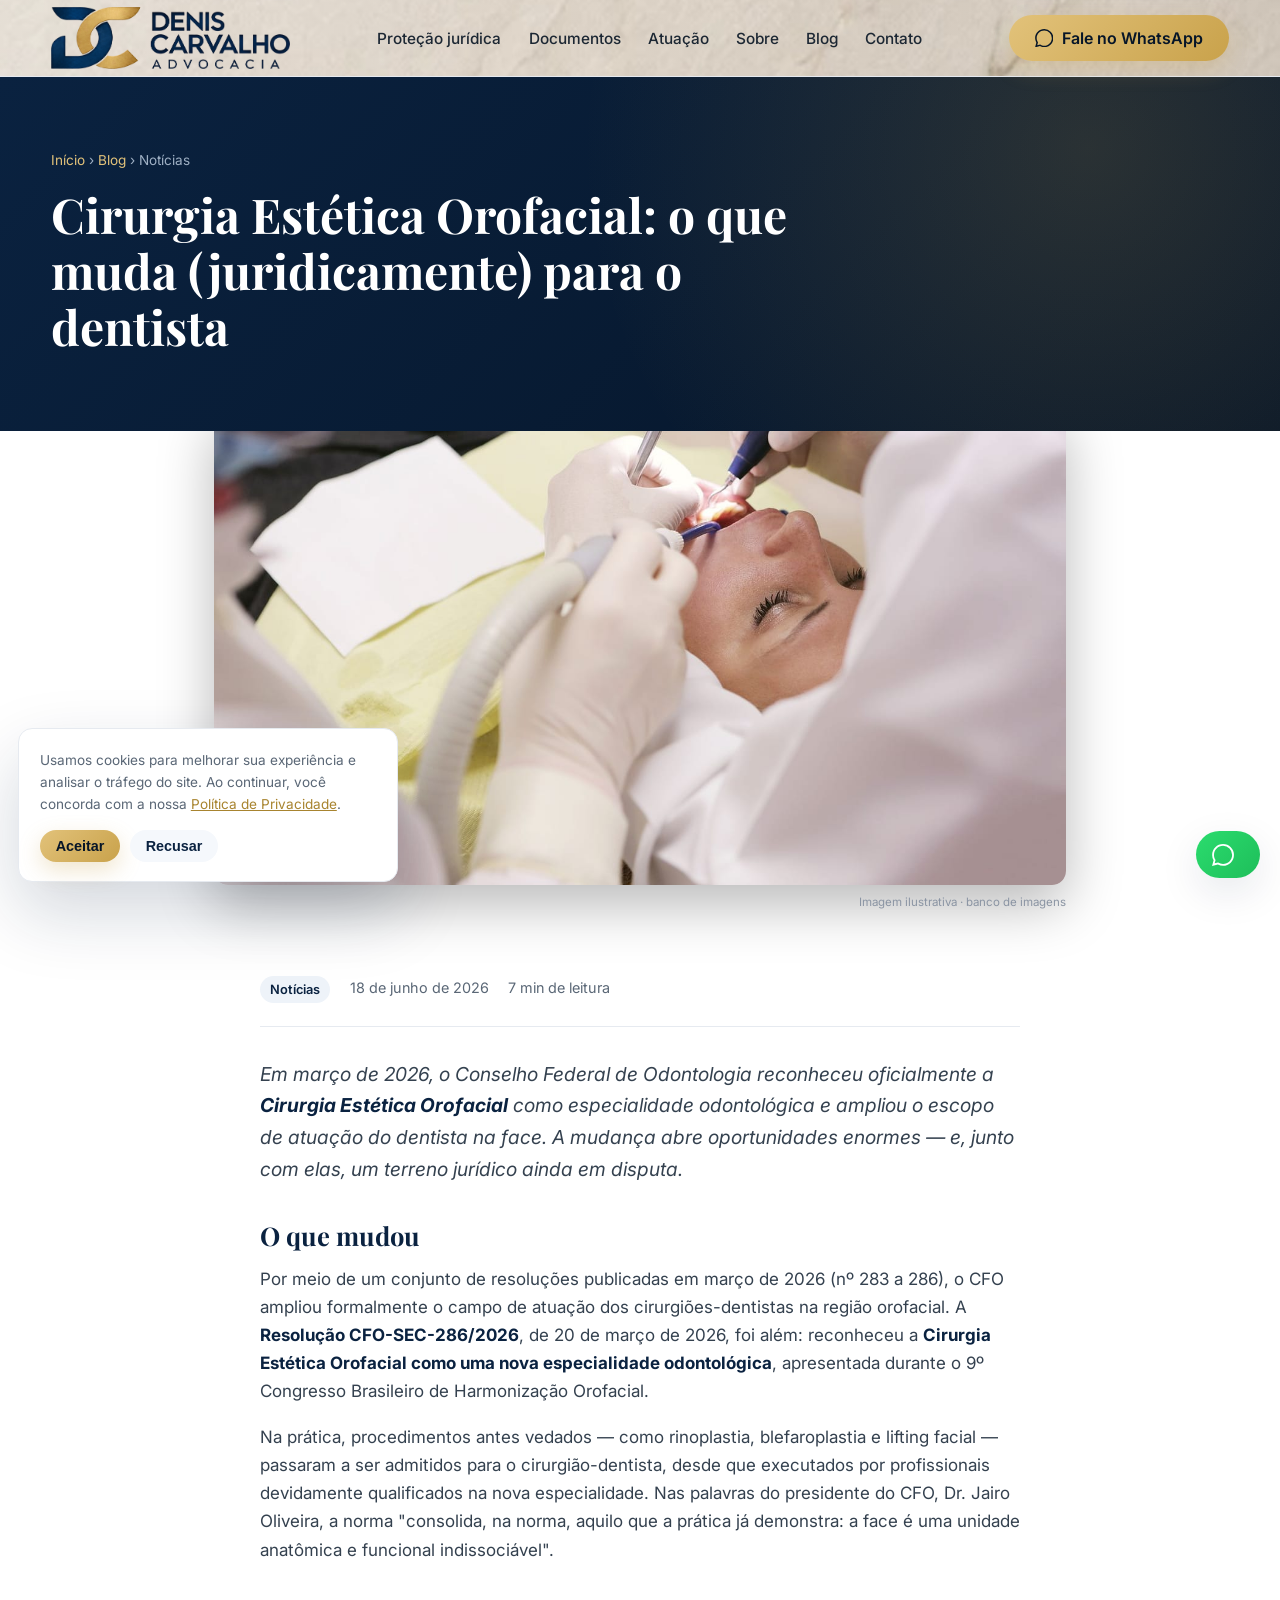
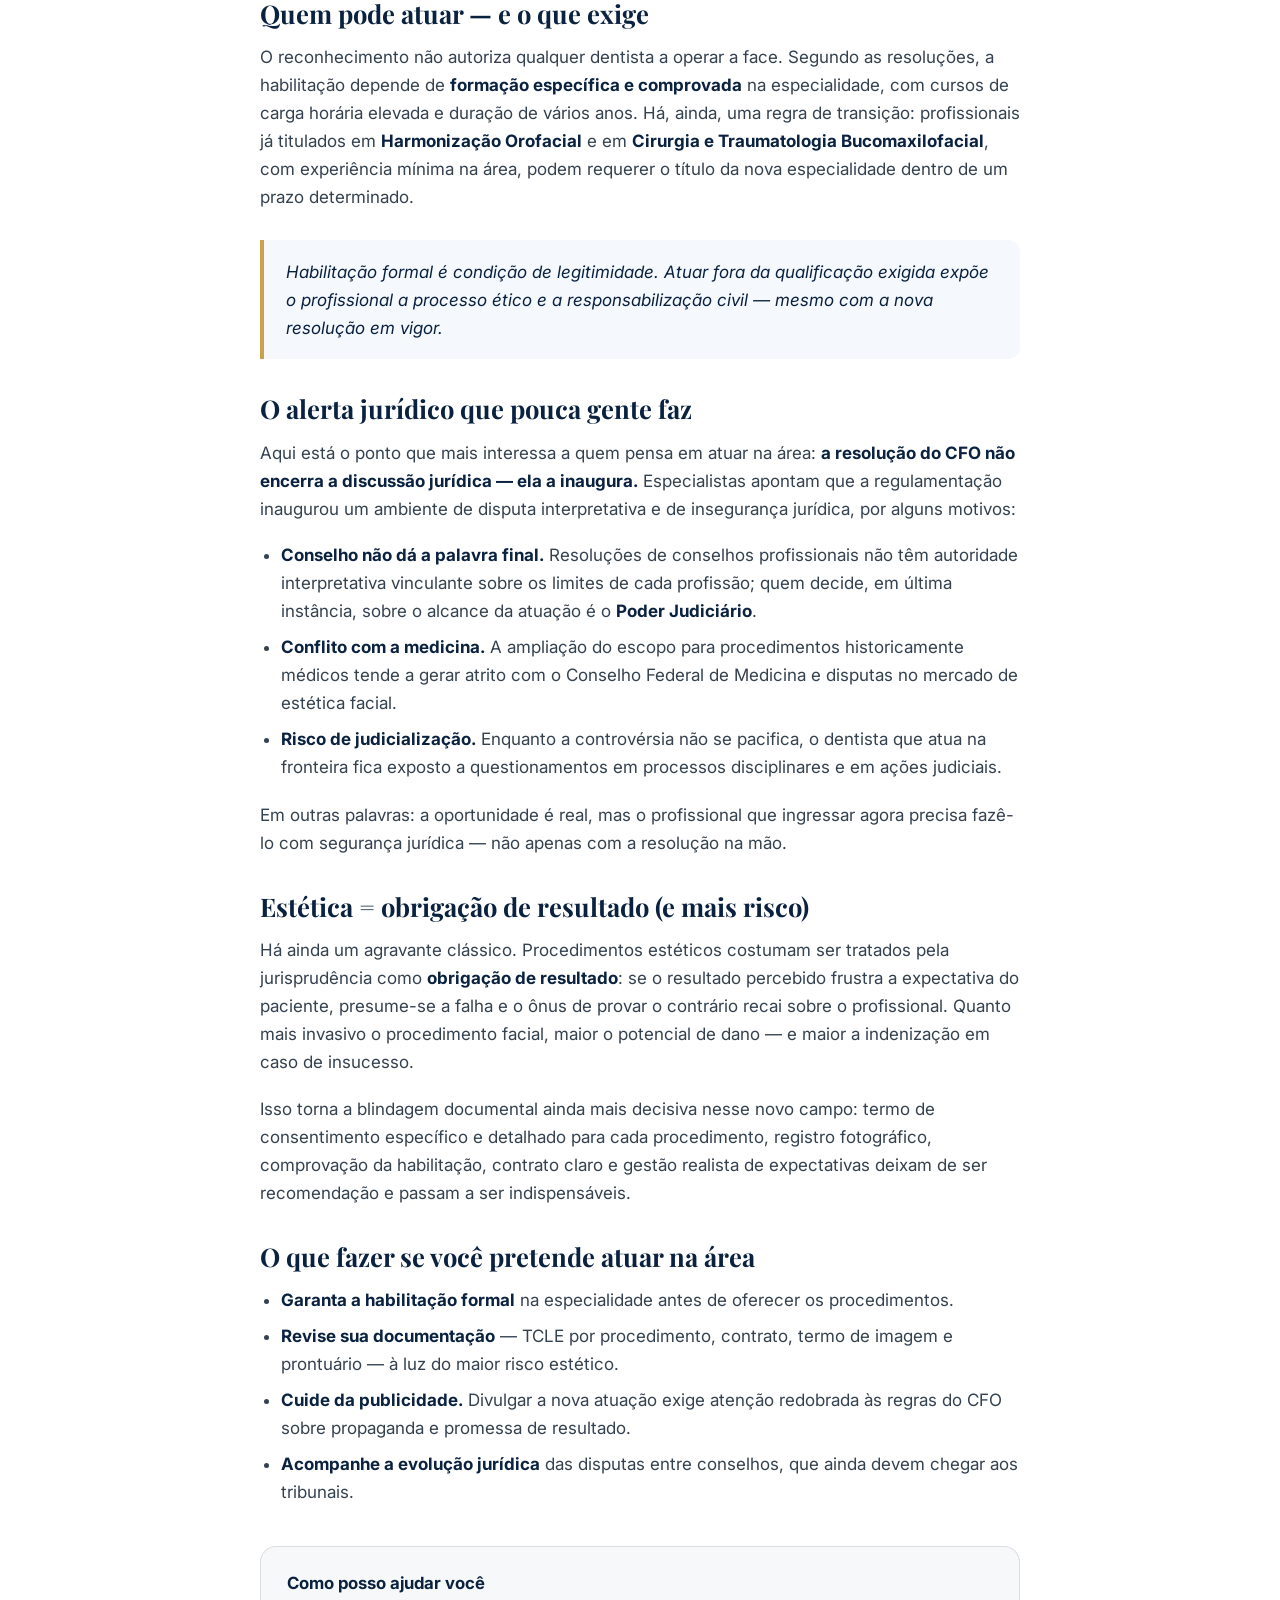
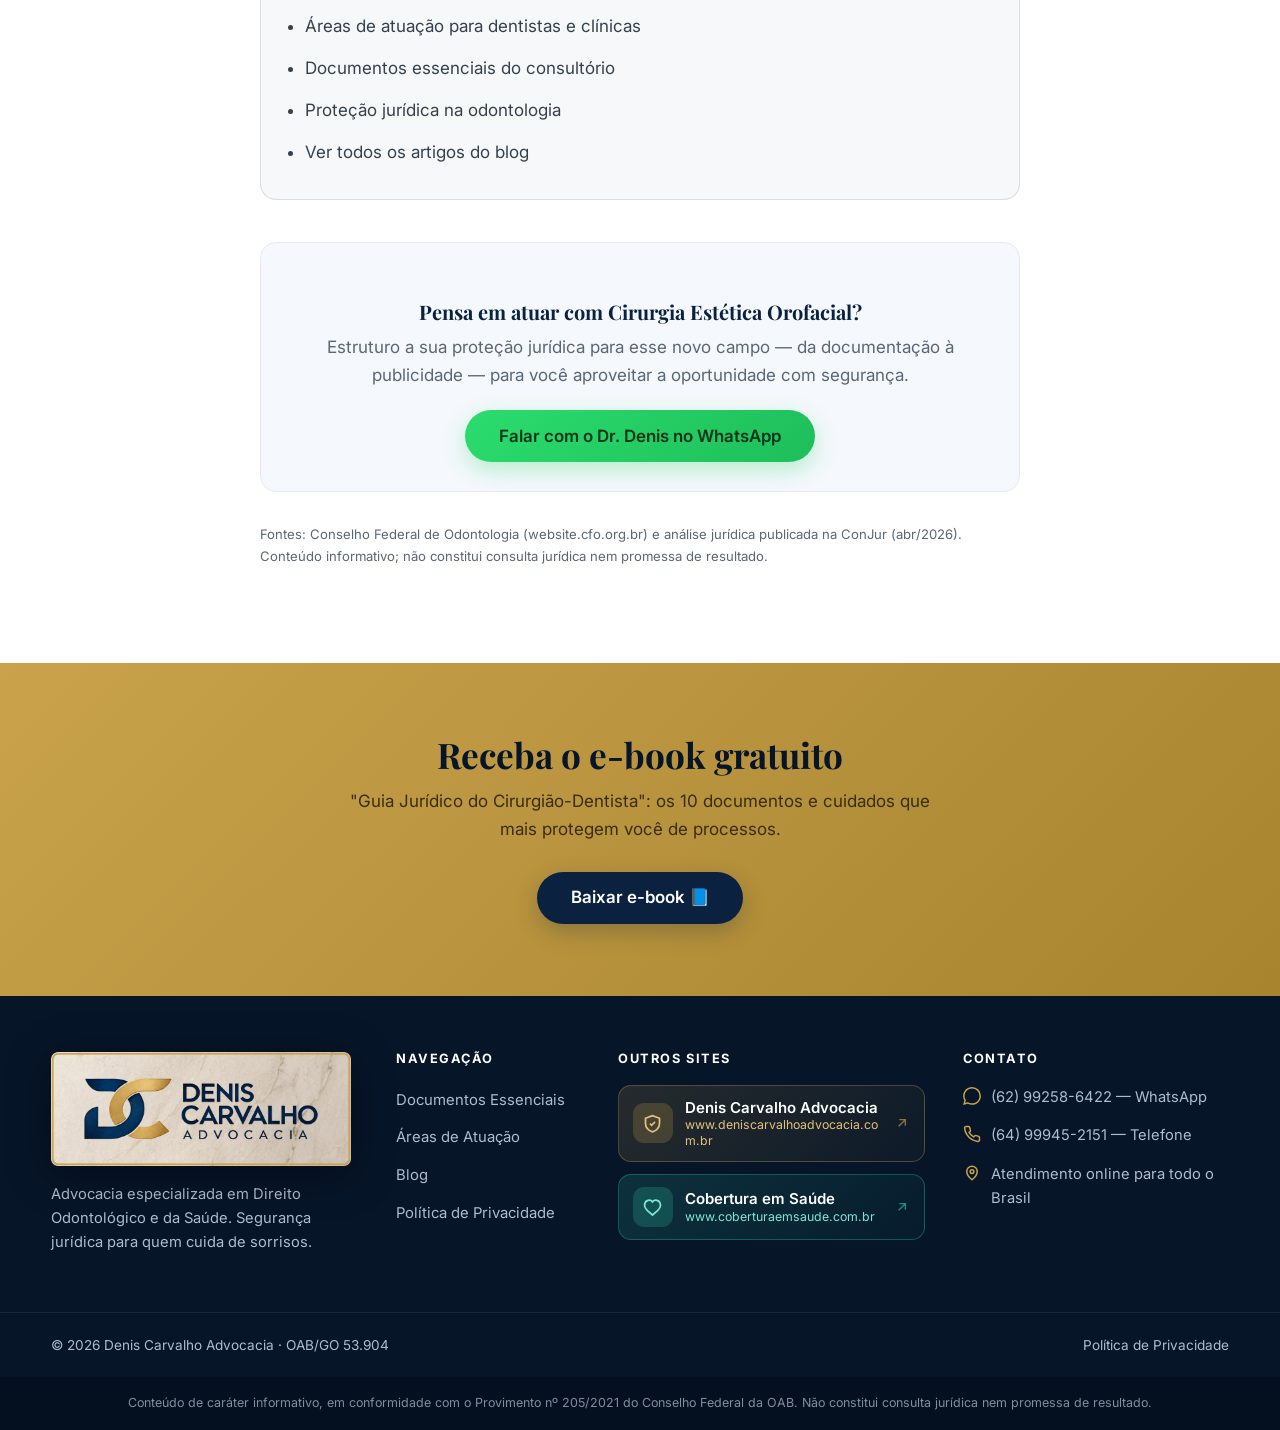
<file: artigo-cirurgia-estetica-orofacial.html>
<!DOCTYPE html>
<html lang="pt-BR">
<head>
  <meta charset="UTF-8">
  <meta name="viewport" content="width=device-width, initial-scale=1.0">
  <title>Cirurgia Estética Orofacial: o que muda juridicamente para o dentista (Resolução CFO 286/2026) | Advocacia Odontológica</title>
  <meta name="description" content="O CFO reconheceu a Cirurgia Estética Orofacial como especialidade (Resolução CFO-SEC-286/2026) e ampliou o escopo do dentista na face. Entenda o que muda — e os riscos jurídicos que vêm junto.">
  <link rel="canonical" href="https://www.advocaciaodontologica.com.br/artigo-cirurgia-estetica-orofacial.html">
  <link rel="icon" type="image/png" href="assets/img/favicon.png?v=8">
  <meta property="og:type" content="article">
  <meta property="og:title" content="Cirurgia Estética Orofacial: o que muda juridicamente para o dentista">
  <meta property="og:description" content="O CFO reconheceu a Cirurgia Estética Orofacial como especialidade e ampliou o escopo do dentista na face. Veja o que muda e os riscos jurídicos.">
  <meta property="og:image" content="https://www.advocaciaodontologica.com.br/assets/img/blog/cirurgia-estetica-orofacial.jpg">
  <link rel="preconnect" href="https://fonts.googleapis.com">
  <link rel="preconnect" href="https://fonts.gstatic.com" crossorigin>
  <link href="https://fonts.googleapis.com/css2?family=Playfair+Display:wght@500;600;700;800&family=Inter:wght@400;500;600;700&display=swap" rel="stylesheet">
  <link rel="stylesheet" href="assets/css/styles.css?v=20260619d">
  <script type="application/ld+json">
  {"@context":"https://schema.org","@type":"Article","image":"https://www.advocaciaodontologica.com.br/assets/img/blog/cirurgia-estetica-orofacial.jpg","headline":"Cirurgia Estética Orofacial: o que muda juridicamente para o dentista (Resolução CFO 286/2026)","datePublished":"2026-06-18","author":{"@type":"Person","name":"Denis Carvalho dos Santos Vieira"},"publisher":{"@type":"Organization","name":"Advocacia Odontológica — Denis Carvalho"},"mainEntityOfPage":"https://www.advocaciaodontologica.com.br/artigo-cirurgia-estetica-orofacial.html"}
  </script>
</head>
<body>

  <!-- HEADER -->
  <header class="site-header" id="header">
    <div class="container nav">
      <a href="index.html" class="brand" aria-label="Advocacia Odontológica — Denis Carvalho"><img src="assets/img/logo-dc.png?v=8" alt="Denis Carvalho Advocacia — Advocacia Odontológica"></a>
      <nav aria-label="Menu principal">
        <ul class="nav-links" id="navLinks">
          <li><a href="index.html#contexto">Proteção jurídica</a></li>
          <li><a href="index.html#documentos">Documentos</a></li>
          <li><a href="index.html#servicos">Atuação</a></li>
          <li><a href="index.html#sobre">Sobre</a></li>
          <li><a href="blog.html">Blog</a></li>
          <li><a href="index.html#contato">Contato</a></li>
        </ul>
      </nav>
      <div class="nav-cta">
        <a href="https://wa.me/5562992565904?text=Ol%C3%A1%2C%20Dr.%20Denis!%20Li%20o%20artigo%20sobre%20Cirurgia%20Est%C3%A9tica%20Orofacial%20e%20gostaria%20de%20orienta%C3%A7%C3%A3o." target="_blank" rel="noopener" class="btn btn-gold"><svg viewBox="0 0 24 24"><path d="M.06 24l1.69-6.16a11.86 11.86 0 01-1.6-5.95C.16 5.32 5.5 0 12.06 0a11.8 11.8 0 018.41 3.49 11.8 11.8 0 013.48 8.41c0 6.55-5.34 11.89-11.89 11.89a11.9 11.9 0 01-5.69-1.45L.06 24zm6.6-3.8c1.68.99 3.28 1.59 5.4 1.59 5.44 0 9.87-4.43 9.88-9.88a9.8 9.8 0 00-2.88-6.99A9.82 9.82 0 0012.06 2c-5.45 0-9.88 4.43-9.88 9.88 0 2.2.64 3.85 1.72 5.58l-.99 3.62 3.75-.88z"/></svg><span class="btn-text">Fale no WhatsApp</span></a>
        <button class="nav-toggle" id="navToggle" aria-label="Abrir menu" aria-controls="navLinks"><span></span><span></span><span></span></button>
      </div>
    </div>
  </header>

  <section class="article-hero">
    <div class="container">
      <div class="crumbs"><a href="index.html">Início</a> › <a href="blog.html">Blog</a> › Notícias</div>
      <h1>Cirurgia Estética Orofacial: o que muda (juridicamente) para o dentista</h1>
    </div>
  </section>

  <div class="article-cover">
    <figure>
      <img src="assets/img/blog/cirurgia-estetica-orofacial.jpg?v=1" alt="Dentista realizando procedimento odontológico">
      <figcaption>Imagem ilustrativa · banco de imagens</figcaption>
    </figure>
  </div>

  <article class="article">
    <div class="container article__wrap">
      <div class="article__meta">
        <span class="pill">Notícias</span>
        <span>18 de junho de 2026</span>
        <span>7 min de leitura</span>
      </div>

      <p class="article__lead">Em março de 2026, o Conselho Federal de Odontologia reconheceu oficialmente a <strong>Cirurgia Estética Orofacial</strong> como especialidade odontológica e ampliou o escopo de atuação do dentista na face. A mudança abre oportunidades enormes — e, junto com elas, um terreno jurídico ainda em disputa.</p>

      <h2>O que mudou</h2>
      <p>Por meio de um conjunto de resoluções publicadas em março de 2026 (nº 283 a 286), o CFO ampliou formalmente o campo de atuação dos cirurgiões-dentistas na região orofacial. A <strong>Resolução CFO-SEC-286/2026</strong>, de 20 de março de 2026, foi além: reconheceu a <strong>Cirurgia Estética Orofacial como uma nova especialidade odontológica</strong>, apresentada durante o 9º Congresso Brasileiro de Harmonização Orofacial.</p>
      <p>Na prática, procedimentos antes vedados — como rinoplastia, blefaroplastia e lifting facial — passaram a ser admitidos para o cirurgião-dentista, desde que executados por profissionais devidamente qualificados na nova especialidade. Nas palavras do presidente do CFO, Dr. Jairo Oliveira, a norma "consolida, na norma, aquilo que a prática já demonstra: a face é uma unidade anatômica e funcional indissociável".</p>

      <h2>Quem pode atuar — e o que exige</h2>
      <p>O reconhecimento não autoriza qualquer dentista a operar a face. Segundo as resoluções, a habilitação depende de <strong>formação específica e comprovada</strong> na especialidade, com cursos de carga horária elevada e duração de vários anos. Há, ainda, uma regra de transição: profissionais já titulados em <strong>Harmonização Orofacial</strong> e em <strong>Cirurgia e Traumatologia Bucomaxilofacial</strong>, com experiência mínima na área, podem requerer o título da nova especialidade dentro de um prazo determinado.</p>
      <blockquote>Habilitação formal é condição de legitimidade. Atuar fora da qualificação exigida expõe o profissional a processo ético e a responsabilização civil — mesmo com a nova resolução em vigor.</blockquote>

      <h2>O alerta jurídico que pouca gente faz</h2>
      <p>Aqui está o ponto que mais interessa a quem pensa em atuar na área: <strong>a resolução do CFO não encerra a discussão jurídica — ela a inaugura.</strong> Especialistas apontam que a regulamentação inaugurou um ambiente de disputa interpretativa e de insegurança jurídica, por alguns motivos:</p>
      <ul>
        <li><strong>Conselho não dá a palavra final.</strong> Resoluções de conselhos profissionais não têm autoridade interpretativa vinculante sobre os limites de cada profissão; quem decide, em última instância, sobre o alcance da atuação é o <strong>Poder Judiciário</strong>.</li>
        <li><strong>Conflito com a medicina.</strong> A ampliação do escopo para procedimentos historicamente médicos tende a gerar atrito com o Conselho Federal de Medicina e disputas no mercado de estética facial.</li>
        <li><strong>Risco de judicialização.</strong> Enquanto a controvérsia não se pacifica, o dentista que atua na fronteira fica exposto a questionamentos em processos disciplinares e em ações judiciais.</li>
      </ul>
      <p>Em outras palavras: a oportunidade é real, mas o profissional que ingressar agora precisa fazê-lo com segurança jurídica — não apenas com a resolução na mão.</p>

      <h2>Estética = obrigação de resultado (e mais risco)</h2>
      <p>Há ainda um agravante clássico. Procedimentos estéticos costumam ser tratados pela jurisprudência como <strong>obrigação de resultado</strong>: se o resultado percebido frustra a expectativa do paciente, presume-se a falha e o ônus de provar o contrário recai sobre o profissional. Quanto mais invasivo o procedimento facial, maior o potencial de dano — e maior a indenização em caso de insucesso.</p>
      <p>Isso torna a blindagem documental ainda mais decisiva nesse novo campo: termo de consentimento específico e detalhado para cada procedimento, registro fotográfico, comprovação da habilitação, contrato claro e gestão realista de expectativas deixam de ser recomendação e passam a ser indispensáveis.</p>

      <h2>O que fazer se você pretende atuar na área</h2>
      <ul>
        <li><strong>Garanta a habilitação formal</strong> na especialidade antes de oferecer os procedimentos.</li>
        <li><strong>Revise sua documentação</strong> — TCLE por procedimento, contrato, termo de imagem e prontuário — à luz do maior risco estético.</li>
        <li><strong>Cuide da publicidade.</strong> Divulgar a nova atuação exige atenção redobrada às regras do CFO sobre propaganda e promessa de resultado.</li>
        <li><strong>Acompanhe a evolução jurídica</strong> das disputas entre conselhos, que ainda devem chegar aos tribunais.</li>
      </ul>

      <aside class="article-servicos" aria-label="Como posso ajudar você" style="margin:2.5rem 0;padding:1.4rem 1.6rem;border:1px solid rgba(11,31,59,.12);border-radius:16px;background:rgba(11,31,59,.03)">
        <strong style="display:block;font-size:1.05rem;margin-bottom:.7rem;color:var(--navy,#0b1f3b)">Como posso ajudar você</strong>
        <ul style="margin:0;padding-left:1.15rem;line-height:2"><li><a href="index.html#servicos">Áreas de atuação para dentistas e clínicas</a></li><li><a href="index.html#documentos">Documentos essenciais do consultório</a></li><li><a href="index.html#contexto">Proteção jurídica na odontologia</a></li><li><a href="blog.html">Ver todos os artigos do blog</a></li></ul>
      </aside>
      <div class="article__cta">
        <h3>Pensa em atuar com Cirurgia Estética Orofacial?</h3>
        <p>Estruturo a sua proteção jurídica para esse novo campo — da documentação à publicidade — para você aproveitar a oportunidade com segurança.</p>
        <a href="https://wa.me/5562992565904?text=Ol%C3%A1%2C%20Dr.%20Denis!%20Quero%20me%20preparar%20juridicamente%20para%20atuar%20com%20Cirurgia%20Est%C3%A9tica%20Orofacial." target="_blank" rel="noopener" class="btn btn-whatsapp btn-lg">Falar com o Dr. Denis no WhatsApp</a>
      </div>

      <p style="font-size:.82rem;color:var(--muted);margin-top:2rem">Fontes: Conselho Federal de Odontologia (website.cfo.org.br) e análise jurídica publicada na ConJur (abr/2026). Conteúdo informativo; não constitui consulta jurídica nem promessa de resultado.</p>
    </div>
  </article>

  <section class="cta-band">
    <div class="container">
      <h2>Receba o e-book gratuito</h2>
      <p>"Guia Jurídico do Cirurgião-Dentista": os 10 documentos e cuidados que mais protegem você de processos.</p>
      <a href="index.html#ebook" class="btn btn-navy btn-lg">Baixar e-book 📘</a>
    </div>
  </section>

  <footer class="footer">
    <div class="container">
      <div class="grid">
        <div class="f-brand">
          <img src="assets/img/logo-rodape-marmore.png?v=8" alt="Denis Carvalho Advocacia">
          <p>Advocacia especializada em Direito Odontológico e da Saúde. Segurança jurídica para quem cuida de sorrisos.</p>
        </div>
        <div>
          <h4>Navegação</h4>
          <ul><li><a href="index.html#documentos">Documentos Essenciais</a></li><li><a href="index.html#servicos">Áreas de Atuação</a></li><li><a href="blog.html">Blog</a></li><li><a href="privacidade.html">Política de Privacidade</a></li></ul>
        </div>
        <div>
          <h4>Outros sites</h4>
          <div class="f-sites">
            <a href="https://www.deniscarvalhoadvocacia.com.br" target="_blank" rel="noopener" class="f-site-card">
              <span class="f-site-ic"><svg viewBox="0 0 24 24" fill="none" stroke="currentColor" stroke-width="2"><path d="M12 3 4 6v6c0 4.4 3.4 8.5 8 9.5 4.6-1 8-5.1 8-9.5V6l-8-3Z"/><path d="m9 12 2 2 4-4"/></svg></span>
              <span class="f-site-txt"><span class="f-site-nm">Denis Carvalho Advocacia</span><span class="f-site-url">www.deniscarvalhoadvocacia.com.br</span></span>
              <svg class="f-site-go" viewBox="0 0 24 24" fill="none" stroke="currentColor" stroke-width="2"><path d="M7 17 17 7M8 7h9v9"/></svg>
            </a>
            <a href="https://www.coberturaemsaude.com.br" target="_blank" rel="noopener" class="f-site-card f-site-card--health">
              <span class="f-site-ic"><svg viewBox="0 0 24 24" fill="none" stroke="currentColor" stroke-width="2"><path d="M20.8 7.6a5 5 0 0 0-8.8-2 5 5 0 0 0-8.8 2c-1 3 1 6 3 8l5.8 5 5.8-5c2-2 4-5 3-8Z"/></svg></span>
              <span class="f-site-txt"><span class="f-site-nm">Cobertura em Saúde</span><span class="f-site-url">www.coberturaemsaude.com.br</span></span>
              <svg class="f-site-go" viewBox="0 0 24 24" fill="none" stroke="currentColor" stroke-width="2"><path d="M7 17 17 7M8 7h9v9"/></svg>
            </a>
          </div>
        </div>
        <div class="f-contact">
          <h4>Contato</h4>
          <div class="fc"><svg viewBox="0 0 24 24" fill="currentColor"><path d="M.06 24l1.69-6.16a11.86 11.86 0 01-1.6-5.95C.16 5.32 5.5 0 12.06 0a11.8 11.8 0 018.41 3.49 11.8 11.8 0 013.48 8.41c0 6.55-5.34 11.89-11.89 11.89a11.9 11.9 0 01-5.69-1.45L.06 24zm6.6-3.8c1.68.99 3.28 1.59 5.4 1.59 5.44 0 9.87-4.43 9.88-9.88a9.8 9.8 0 00-2.88-6.99A9.82 9.82 0 0012.06 2c-5.45 0-9.88 4.43-9.88 9.88 0 2.2.64 3.85 1.72 5.58l-.99 3.62 3.75-.88z"/></svg><div><a href="https://wa.me/5562992565904" target="_blank" rel="noopener">(62) 99258-6422</a> — WhatsApp</div></div><div class="fc"><svg viewBox="0 0 24 24" fill="none" stroke="currentColor" stroke-width="2"><path d="M22 16.92v3a2 2 0 01-2.18 2 19.8 19.8 0 01-8.63-3.07 19.5 19.5 0 01-6-6 19.8 19.8 0 01-3.07-8.67A2 2 0 014.11 2h3a2 2 0 012 1.72c.13.96.36 1.9.7 2.81a2 2 0 01-.45 2.11L8.09 9.91a16 16 0 006 6l1.27-1.27a2 2 0 012.11-.45c.91.34 1.85.57 2.81.7A2 2 0 0122 16.92z"/></svg><div>(64) 99945-2151 — Telefone</div></div>
          <div class="fc"><svg viewBox="0 0 24 24" fill="none" stroke="currentColor" stroke-width="2"><path d="M12 21s-7-5.6-7-11a7 7 0 0114 0c0 5.4-7 11-7 11z"/><circle cx="12" cy="10" r="2.5"/></svg><div>Atendimento online para todo o Brasil</div></div>
        </div>
      </div>
    </div>
    <div class="footer-bottom"><div class="container"><span>© <span class="js-year">2026</span> Denis Carvalho Advocacia · OAB/GO 53.904</span><span><a href="privacidade.html">Política de Privacidade</a></span></div></div>
    <div class="disclaimer"><div class="container">Conteúdo de caráter informativo, em conformidade com o Provimento nº 205/2021 do Conselho Federal da OAB. Não constitui consulta jurídica nem promessa de resultado.</div></div>
  </footer>

  <div class="fab-stack">
    <button class="fab-totop" id="toTop" aria-label="Voltar ao topo"><svg viewBox="0 0 24 24" fill="none" stroke="currentColor" stroke-width="2.5"><path d="M18 15l-6-6-6 6"/></svg></button>
    <a href="https://wa.me/5562992565904?text=Ol%C3%A1%2C%20Dr.%20Denis!%20Vim%20pelo%20blog%20e%20gostaria%20de%20uma%20orienta%C3%A7%C3%A3o." target="_blank" rel="noopener" class="fab fab-whats" aria-label="Fale no WhatsApp"><svg viewBox="0 0 24 24" fill="currentColor"><path d="M.06 24l1.69-6.16a11.86 11.86 0 01-1.6-5.95C.16 5.32 5.5 0 12.06 0a11.8 11.8 0 018.41 3.49 11.8 11.8 0 013.48 8.41c0 6.55-5.34 11.89-11.89 11.89a11.9 11.9 0 01-5.69-1.45L.06 24zm6.6-3.8c1.68.99 3.28 1.59 5.4 1.59 5.44 0 9.87-4.43 9.88-9.88a9.8 9.8 0 00-2.88-6.99A9.82 9.82 0 0012.06 2c-5.45 0-9.88 4.43-9.88 9.88 0 2.2.64 3.85 1.72 5.58l-.99 3.62 3.75-.88z"/></svg><span class="fab-label">Fale comigo no WhatsApp</span></a>
  </div>

  <script src="assets/js/main.js?v=20260914g" defer></script>
</body>
</html>
</file>
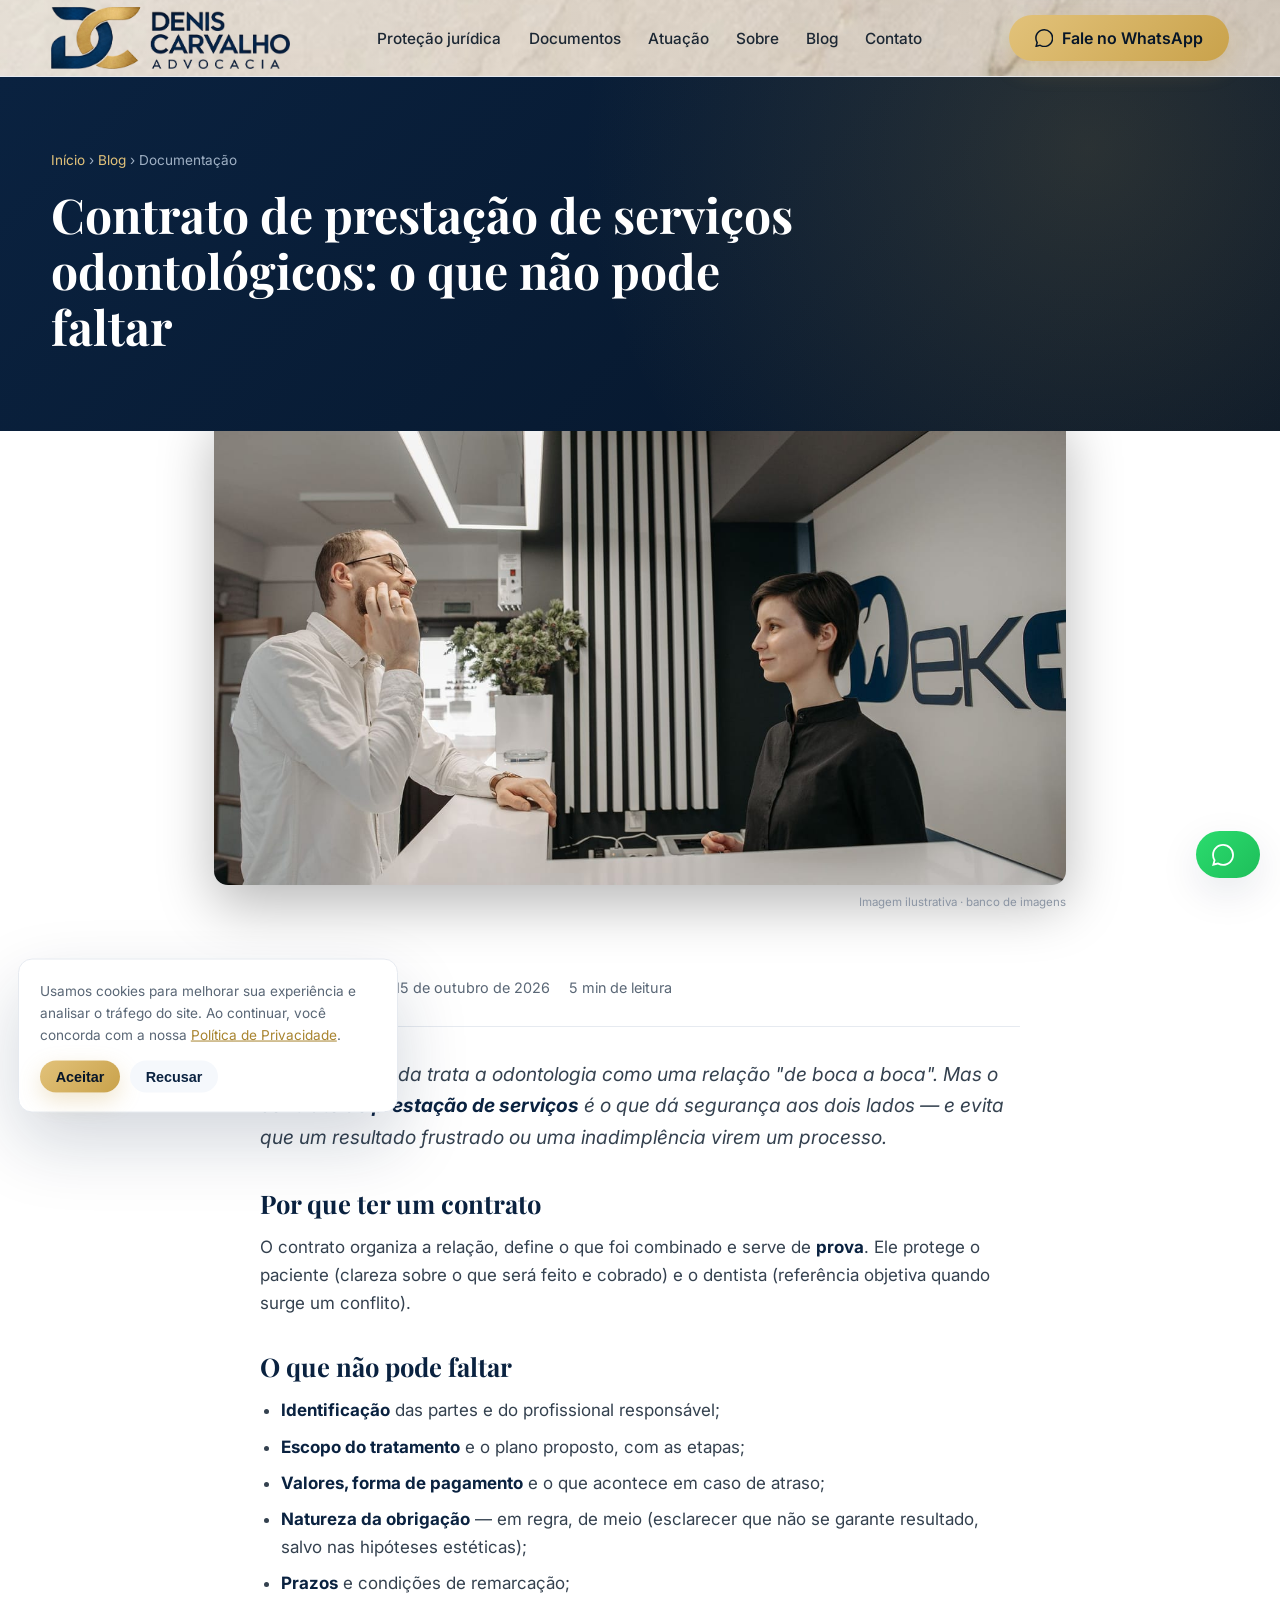
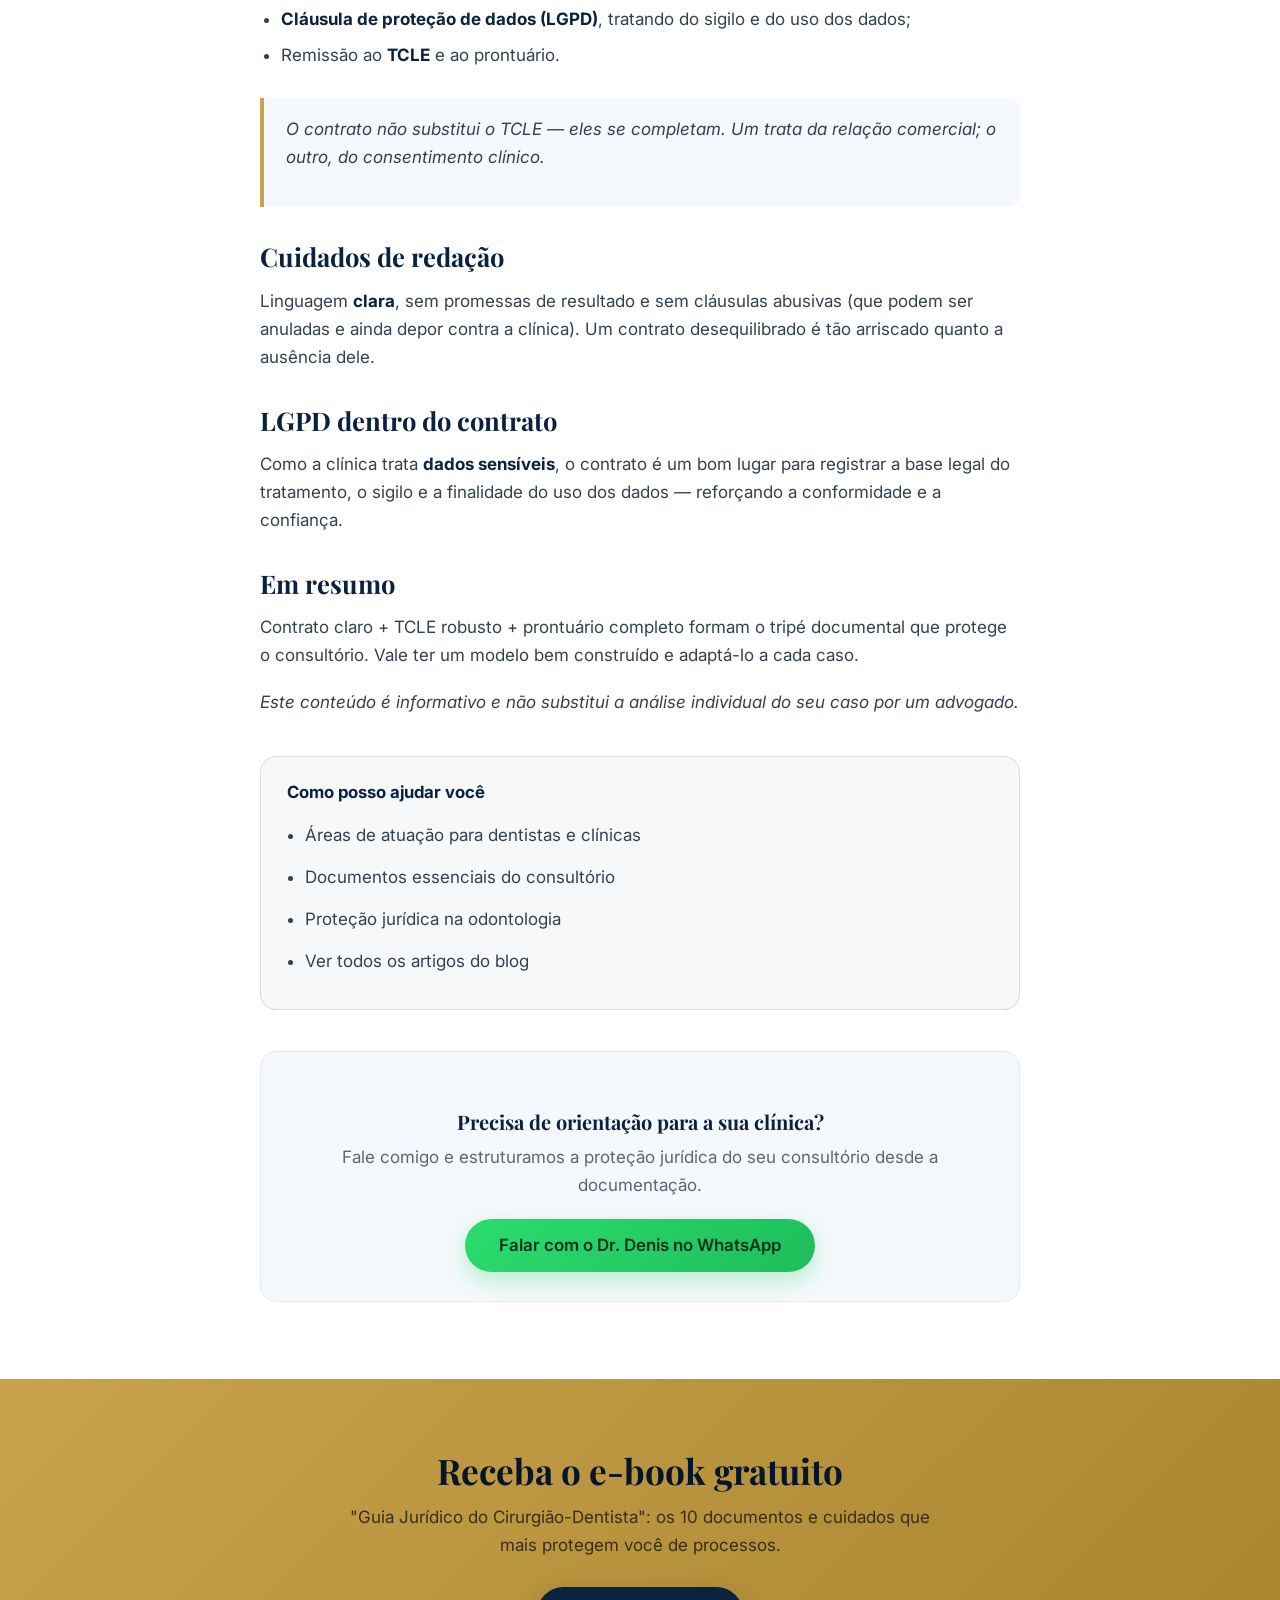
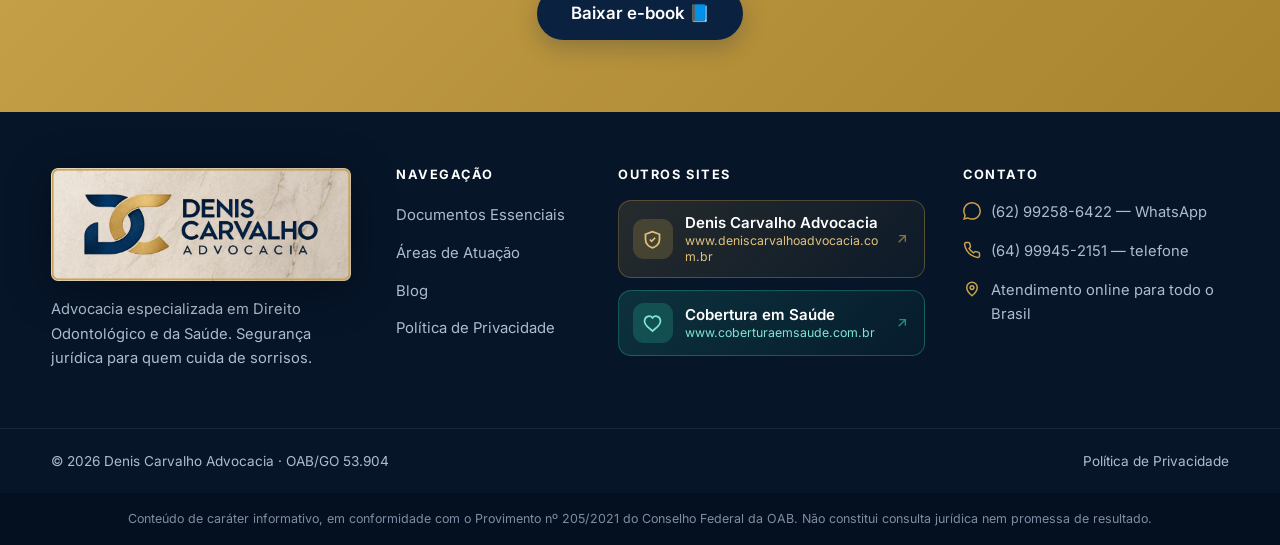
<file: artigo-contrato-odontologico.html>
<!DOCTYPE html>
<html lang="pt-BR">
<head>
  <meta charset="UTF-8">
  <meta name="viewport" content="width=device-width, initial-scale=1.0">
  <title>Contrato de prestação de serviços odontológicos: o que não pode faltar | Advocacia Odontológica</title>
  <meta name="description" content="Um bom contrato protege o dentista e o paciente. Veja os elementos essenciais do contrato de prestação de serviços odontológicos: escopo, plano de tratamento, valores, obrigação de meio e cláusulas de LGPD.">
  <link rel="canonical" href="https://www.advocaciaodontologica.com.br/artigo-contrato-odontologico.html">
  <link rel="icon" type="image/png" href="assets/img/favicon.png">
  <meta property="og:type" content="article">
  <meta property="og:title" content="Contrato de prestação de serviços odontológicos: o que não pode faltar">
  <meta property="og:description" content="Um bom contrato protege o dentista e o paciente. Veja os elementos essenciais do contrato de prestação de serviços odontológicos: escopo, plano de tratamento, valores, obrigação de meio e cláusulas de LGPD.">
  <meta property="og:image" content="https://www.advocaciaodontologica.com.br/assets/img/blog/contrato-odontologico.jpg">
  <link rel="preconnect" href="https://fonts.googleapis.com">
  <link rel="preconnect" href="https://fonts.gstatic.com" crossorigin>
  <link href="https://fonts.googleapis.com/css2?family=Playfair+Display:wght@500;600;700;800&family=Inter:wght@400;500;600;700&display=swap" rel="stylesheet">
  <link rel="stylesheet" href="assets/css/styles.css">
  <script type="application/ld+json">
  {"@context":"https://schema.org","@type":"Article","image":"https://www.advocaciaodontologica.com.br/assets/img/blog/contrato-odontologico.jpg","headline":"Contrato de prestação de serviços odontológicos: o que não pode faltar","description":"Um bom contrato protege o dentista e o paciente. Veja os elementos essenciais do contrato de prestação de serviços odontológicos: escopo, plano de tratamento, valores, obrigação de meio e cláusulas de LGPD.","datePublished":"2026-10-15","author":{"@type":"Person","name":"Denis Carvalho dos Santos Vieira"},"publisher":{"@type":"Organization","name":"Advocacia Odontológica — Denis Carvalho"},"mainEntityOfPage":"https://www.advocaciaodontologica.com.br/artigo-contrato-odontologico.html"}
  </script>
</head>
<body>

  <header class="site-header" id="header">
    <div class="container nav">
      <a href="index.html" class="brand"><img src="assets/img/logo-dc.png?v=3" alt="Denis Carvalho Advocacia"></a>
      <nav aria-label="Menu principal">
        <ul class="nav-links" id="navLinks"><li><a href="index.html#contexto">Proteção jurídica</a></li><li><a href="index.html#documentos">Documentos</a></li><li><a href="index.html#servicos">Atuação</a></li><li><a href="index.html#sobre">Sobre</a></li><li><a href="blog.html">Blog</a></li><li><a href="index.html#contato">Contato</a></li></ul>
      </nav>
      <div class="nav-cta">
        <a href="https://wa.me/5562992565904?text=Ol%C3%A1%2C%20Dr.%20Denis!%20Vim%20pelo%20blog%20e%20gostaria%20de%20orienta%C3%A7%C3%A3o." target="_blank" rel="noopener" class="btn btn-gold"><svg viewBox="0 0 24 24" fill="currentColor"><path d="M.06 24l1.69-6.16a11.86 11.86 0 01-1.6-5.95C.16 5.32 5.5 0 12.06 0a11.8 11.8 0 018.41 3.49 11.8 11.8 0 013.48 8.41c0 6.55-5.34 11.89-11.89 11.89a11.9 11.9 0 01-5.69-1.45L.06 24zm6.6-3.8c1.68.99 3.28 1.59 5.4 1.59 5.44 0 9.87-4.43 9.88-9.88a9.8 9.8 0 00-2.88-6.99A9.82 9.82 0 0012.06 2c-5.45 0-9.88 4.43-9.88 9.88 0 2.2.64 3.85 1.72 5.58l-.99 3.62 3.75-.88z"/></svg><span class="btn-text">Fale no WhatsApp</span></a>
        <button class="nav-toggle" id="navToggle" aria-label="Abrir menu" aria-controls="navLinks"><span></span><span></span><span></span></button>
      </div>
    </div>
  </header>

  <section class="article-hero">
    <div class="container">
      <div class="crumbs"><a href="index.html">Início</a> › <a href="blog.html">Blog</a> › Documentação</div>
      <h1>Contrato de prestação de serviços odontológicos: o que não pode faltar</h1>
    </div>
  </section>

  <div class="article-cover">
    <figure>
      <img src="assets/img/blog/contrato-odontologico.jpg?v=1" alt="Dentista e paciente conversando em um consultório odontológico">
      <figcaption>Imagem ilustrativa · banco de imagens</figcaption>
    </figure>
  </div>

  <article class="article">
    <div class="container article__wrap">
      <div class="article__meta">
        <span class="pill">Documentação</span>
        <span>15 de outubro de 2026</span>
        <span>5 min de leitura</span>
      </div>
      <p class="article__lead">Muita gente ainda trata a odontologia como uma relação &quot;de boca a boca&quot;. Mas o <strong>contrato de prestação de serviços</strong> é o que dá segurança aos dois lados — e evita que um resultado frustrado ou uma inadimplência virem um processo.</p>
<h2>Por que ter um contrato</h2>
<p>O contrato organiza a relação, define o que foi combinado e serve de <strong>prova</strong>. Ele protege o paciente (clareza sobre o que será feito e cobrado) e o dentista (referência objetiva quando surge um conflito).</p>
<h2>O que não pode faltar</h2>
<ul>
<li><strong>Identificação</strong> das partes e do profissional responsável;</li>
<li><strong>Escopo do tratamento</strong> e o plano proposto, com as etapas;</li>
<li><strong>Valores, forma de pagamento</strong> e o que acontece em caso de atraso;</li>
<li><strong>Natureza da obrigação</strong> — em regra, de meio (esclarecer que não se garante resultado, salvo nas hipóteses estéticas);</li>
<li><strong>Prazos</strong> e condições de remarcação;</li>
<li><strong>Cláusula de proteção de dados (LGPD)</strong>, tratando do sigilo e do uso dos dados;</li>
<li>Remissão ao <strong>TCLE</strong> e ao prontuário.</li>
</ul>
<blockquote>
<p>O contrato não substitui o TCLE — eles se completam. Um trata da relação comercial; o outro, do consentimento clínico.</p>
</blockquote>
<h2>Cuidados de redação</h2>
<p>Linguagem <strong>clara</strong>, sem promessas de resultado e sem cláusulas abusivas (que podem ser anuladas e ainda depor contra a clínica). Um contrato desequilibrado é tão arriscado quanto a ausência dele.</p>
<h2>LGPD dentro do contrato</h2>
<p>Como a clínica trata <strong>dados sensíveis</strong>, o contrato é um bom lugar para registrar a base legal do tratamento, o sigilo e a finalidade do uso dos dados — reforçando a conformidade e a confiança.</p>
<h2>Em resumo</h2>
<p>Contrato claro + TCLE robusto + prontuário completo formam o tripé documental que protege o consultório. Vale ter um modelo bem construído e adaptá-lo a cada caso.</p>
<p><em>Este conteúdo é informativo e não substitui a análise individual do seu caso por um advogado.</em></p>

      <aside class="article-servicos" aria-label="Como posso ajudar você" style="margin:2.5rem 0;padding:1.4rem 1.6rem;border:1px solid rgba(11,31,59,.12);border-radius:16px;background:rgba(11,31,59,.03)">
        <strong style="display:block;font-size:1.05rem;margin-bottom:.7rem;color:var(--navy,#0b1f3b)">Como posso ajudar você</strong>
        <ul style="margin:0;padding-left:1.15rem;line-height:2"><li><a href="index.html#servicos">Áreas de atuação para dentistas e clínicas</a></li><li><a href="index.html#documentos">Documentos essenciais do consultório</a></li><li><a href="index.html#contexto">Proteção jurídica na odontologia</a></li><li><a href="blog.html">Ver todos os artigos do blog</a></li></ul>
      </aside>
      <div class="article__cta">
        <h3>Precisa de orientação para a sua clínica?</h3>
        <p>Fale comigo e estruturamos a proteção jurídica do seu consultório desde a documentação.</p>
        <a href="https://wa.me/5562992565904?text=Ol%C3%A1%2C%20Dr.%20Denis!%20Vim%20pelo%20blog%20e%20preciso%20de%20orienta%C3%A7%C3%A3o." target="_blank" rel="noopener" class="btn btn-whatsapp btn-lg">Falar com o Dr. Denis no WhatsApp</a>
      </div>
    </div>
  </article>

  <section class="cta-band"><div class="container"><h2>Receba o e-book gratuito</h2><p>"Guia Jurídico do Cirurgião-Dentista": os 10 documentos e cuidados que mais protegem você de processos.</p><a href="index.html#ebook" class="btn btn-navy btn-lg">Baixar e-book 📘</a></div></section>

  <footer class="footer">
    <div class="container">
      <div class="grid">
        <div class="f-brand"><img src="assets/img/logo-rodape-marmore.png?v=2" alt="Denis Carvalho Advocacia"><p>Advocacia especializada em Direito Odontológico e da Saúde. Segurança jurídica para quem cuida de sorrisos.</p></div>
        <div><h4>Navegação</h4><ul><li><a href="index.html#documentos">Documentos Essenciais</a></li><li><a href="index.html#servicos">Áreas de Atuação</a></li><li><a href="blog.html">Blog</a></li><li><a href="privacidade.html">Política de Privacidade</a></li></ul></div>
        <div><h4>Outros sites</h4><div class="f-sites">
            <a href="https://www.deniscarvalhoadvocacia.com.br" target="_blank" rel="noopener" class="f-site-card"><span class="f-site-ic"><svg viewBox="0 0 24 24" fill="none" stroke="currentColor" stroke-width="2"><path d="M12 3 4 6v6c0 4.4 3.4 8.5 8 9.5 4.6-1 8-5.1 8-9.5V6l-8-3Z"/><path d="m9 12 2 2 4-4"/></svg></span><span class="f-site-txt"><span class="f-site-nm">Denis Carvalho Advocacia</span><span class="f-site-url">www.deniscarvalhoadvocacia.com.br</span></span><svg class="f-site-go" viewBox="0 0 24 24" fill="none" stroke="currentColor" stroke-width="2"><path d="M7 17 17 7M8 7h9v9"/></svg></a>
            <a href="https://www.coberturaemsaude.com.br" target="_blank" rel="noopener" class="f-site-card f-site-card--health"><span class="f-site-ic"><svg viewBox="0 0 24 24" fill="none" stroke="currentColor" stroke-width="2"><path d="M20.8 7.6a5 5 0 0 0-8.8-2 5 5 0 0 0-8.8 2c-1 3 1 6 3 8l5.8 5 5.8-5c2-2 4-5 3-8Z"/></svg></span><span class="f-site-txt"><span class="f-site-nm">Cobertura em Saúde</span><span class="f-site-url">www.coberturaemsaude.com.br</span></span><svg class="f-site-go" viewBox="0 0 24 24" fill="none" stroke="currentColor" stroke-width="2"><path d="M7 17 17 7M8 7h9v9"/></svg></a>
          </div></div>
        <div class="f-contact"><h4>Contato</h4>
          <div class="fc"><svg viewBox="0 0 24 24" fill="currentColor"><path d="M.06 24l1.69-6.16a11.86 11.86 0 01-1.6-5.95C.16 5.32 5.5 0 12.06 0a11.8 11.8 0 018.41 3.49 11.8 11.8 0 013.48 8.41c0 6.55-5.34 11.89-11.89 11.89a11.9 11.9 0 01-5.69-1.45L.06 24zm6.6-3.8c1.68.99 3.28 1.59 5.4 1.59 5.44 0 9.87-4.43 9.88-9.88a9.8 9.8 0 00-2.88-6.99A9.82 9.82 0 0012.06 2c-5.45 0-9.88 4.43-9.88 9.88 0 2.2.64 3.85 1.72 5.58l-.99 3.62 3.75-.88z"/></svg><div><a href="https://wa.me/5562992565904" target="_blank" rel="noopener">(62) 99258-6422</a> — WhatsApp</div></div>
          <div class="fc"><svg viewBox="0 0 24 24" fill="none" stroke="currentColor" stroke-width="2"><path d="M22 16.92v3a2 2 0 01-2.18 2 19.8 19.8 0 01-8.63-3.07 19.5 19.5 0 01-6-6 19.8 19.8 0 01-3.07-8.67A2 2 0 014.11 2h3a2 2 0 012 1.72c.13.96.36 1.9.7 2.81a2 2 0 01-.45 2.11L8.09 9.91a16 16 0 006 6l1.27-1.27a2 2 0 012.11-.45c.91.34 1.85.57 2.81.7A2 2 0 0122 16.92z"/></svg><div>(64) 99945-2151 — telefone</div></div>
          <div class="fc"><svg viewBox="0 0 24 24" fill="none" stroke="currentColor" stroke-width="2"><path d="M12 21s-7-5.6-7-11a7 7 0 0114 0c0 5.4-7 11-7 11z"/><circle cx="12" cy="10" r="2.5"/></svg><div>Atendimento online para todo o Brasil</div></div>
        </div>
      </div>
    </div>
    <div class="footer-bottom"><div class="container"><span>© <span class="js-year">2026</span> Denis Carvalho Advocacia · OAB/GO 53.904</span><span><a href="privacidade.html">Política de Privacidade</a></span></div></div>
    <div class="disclaimer"><div class="container">Conteúdo de caráter informativo, em conformidade com o Provimento nº 205/2021 do Conselho Federal da OAB. Não constitui consulta jurídica nem promessa de resultado.</div></div>
  </footer>

  <div class="fab-stack">
    <button class="fab-totop" id="toTop" aria-label="Voltar ao topo"><svg viewBox="0 0 24 24" fill="none" stroke="currentColor" stroke-width="2.5"><path d="M18 15l-6-6-6 6"/></svg></button>
    <a href="https://wa.me/5562992565904?text=Ol%C3%A1%2C%20Dr.%20Denis!%20Vim%20pelo%20blog%20e%20gostaria%20de%20uma%20orienta%C3%A7%C3%A3o." target="_blank" rel="noopener" class="fab fab-whats" aria-label="Fale no WhatsApp"><svg viewBox="0 0 24 24" fill="currentColor"><path d="M.06 24l1.69-6.16a11.86 11.86 0 01-1.6-5.95C.16 5.32 5.5 0 12.06 0a11.8 11.8 0 018.41 3.49 11.8 11.8 0 013.48 8.41c0 6.55-5.34 11.89-11.89 11.89a11.9 11.9 0 01-5.69-1.45L.06 24zm6.6-3.8c1.68.99 3.28 1.59 5.4 1.59 5.44 0 9.87-4.43 9.88-9.88a9.8 9.8 0 00-2.88-6.99A9.82 9.82 0 0012.06 2c-5.45 0-9.88 4.43-9.88 9.88 0 2.2.64 3.85 1.72 5.58l-.99 3.62 3.75-.88z"/></svg><span class="fab-label">Fale comigo no WhatsApp</span></a>
  </div>

  <script src="assets/js/main.js" defer></script>
</body>
</html>
</file>
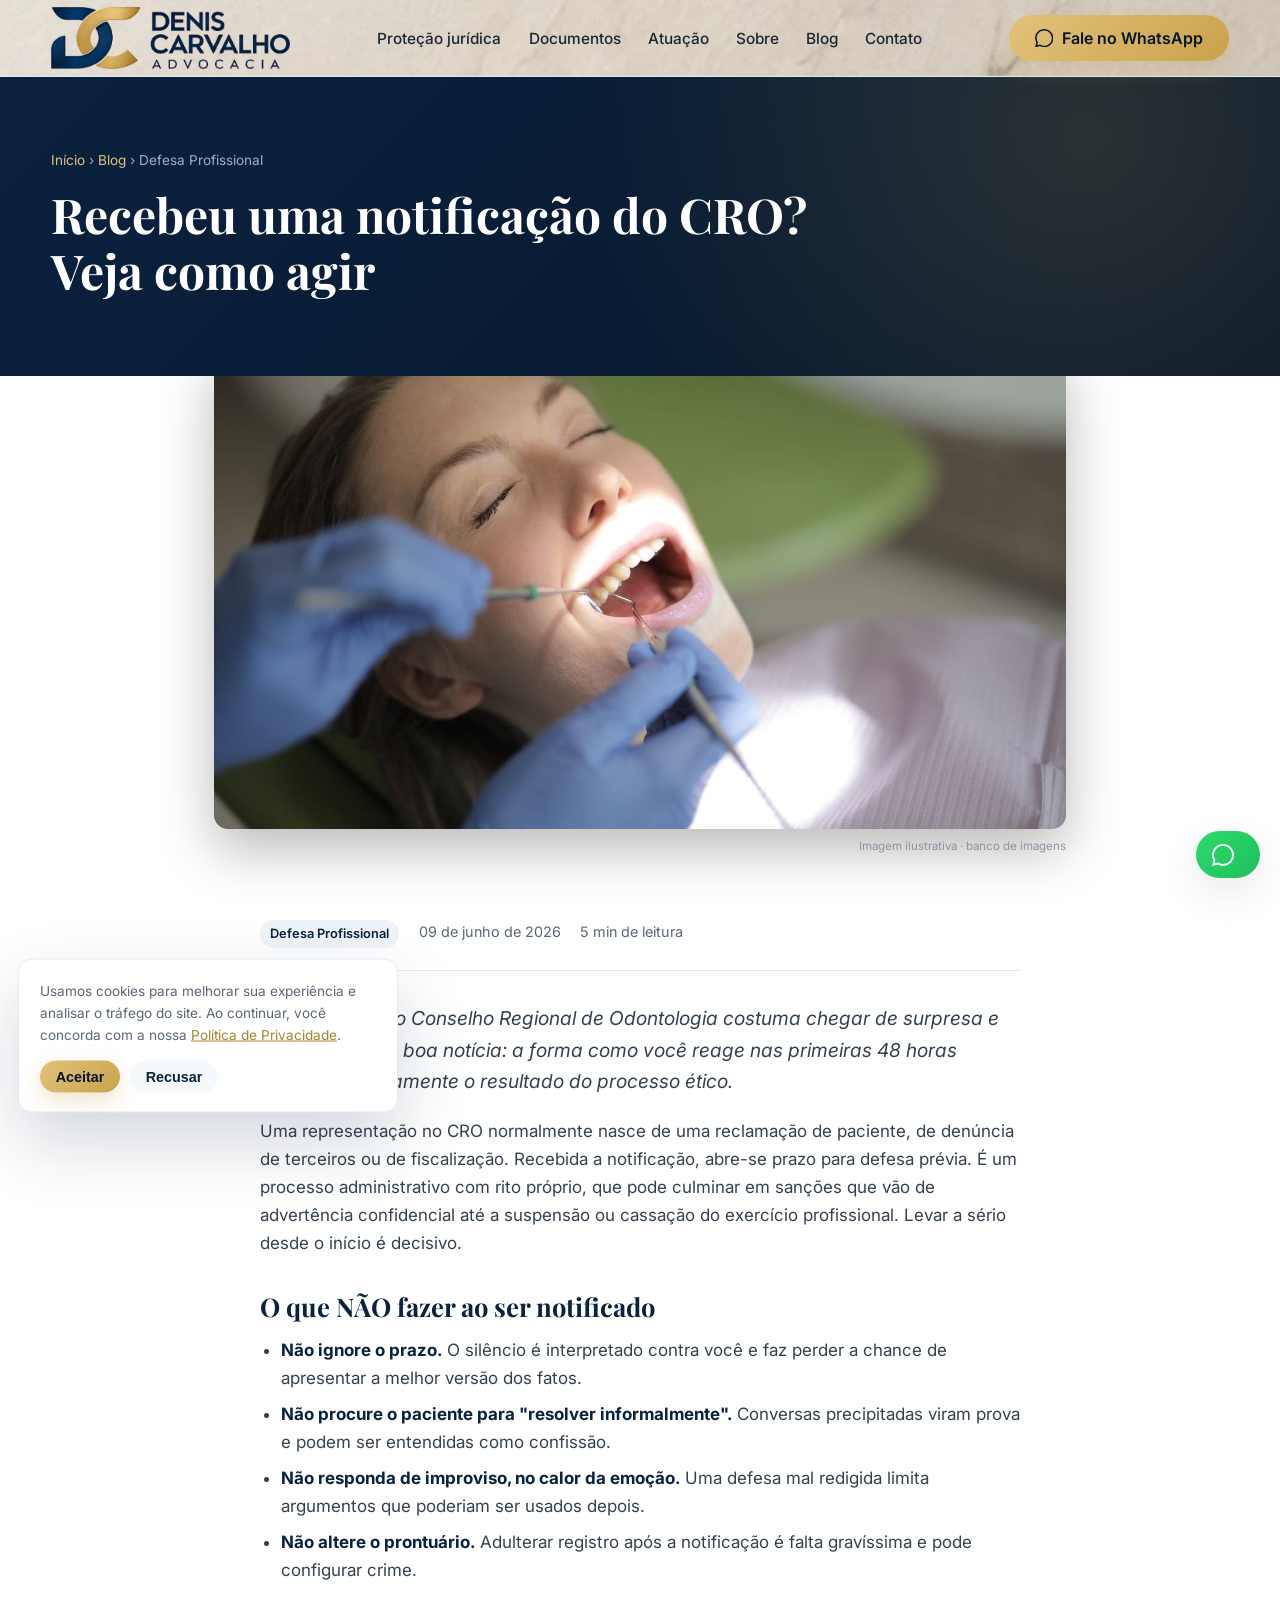
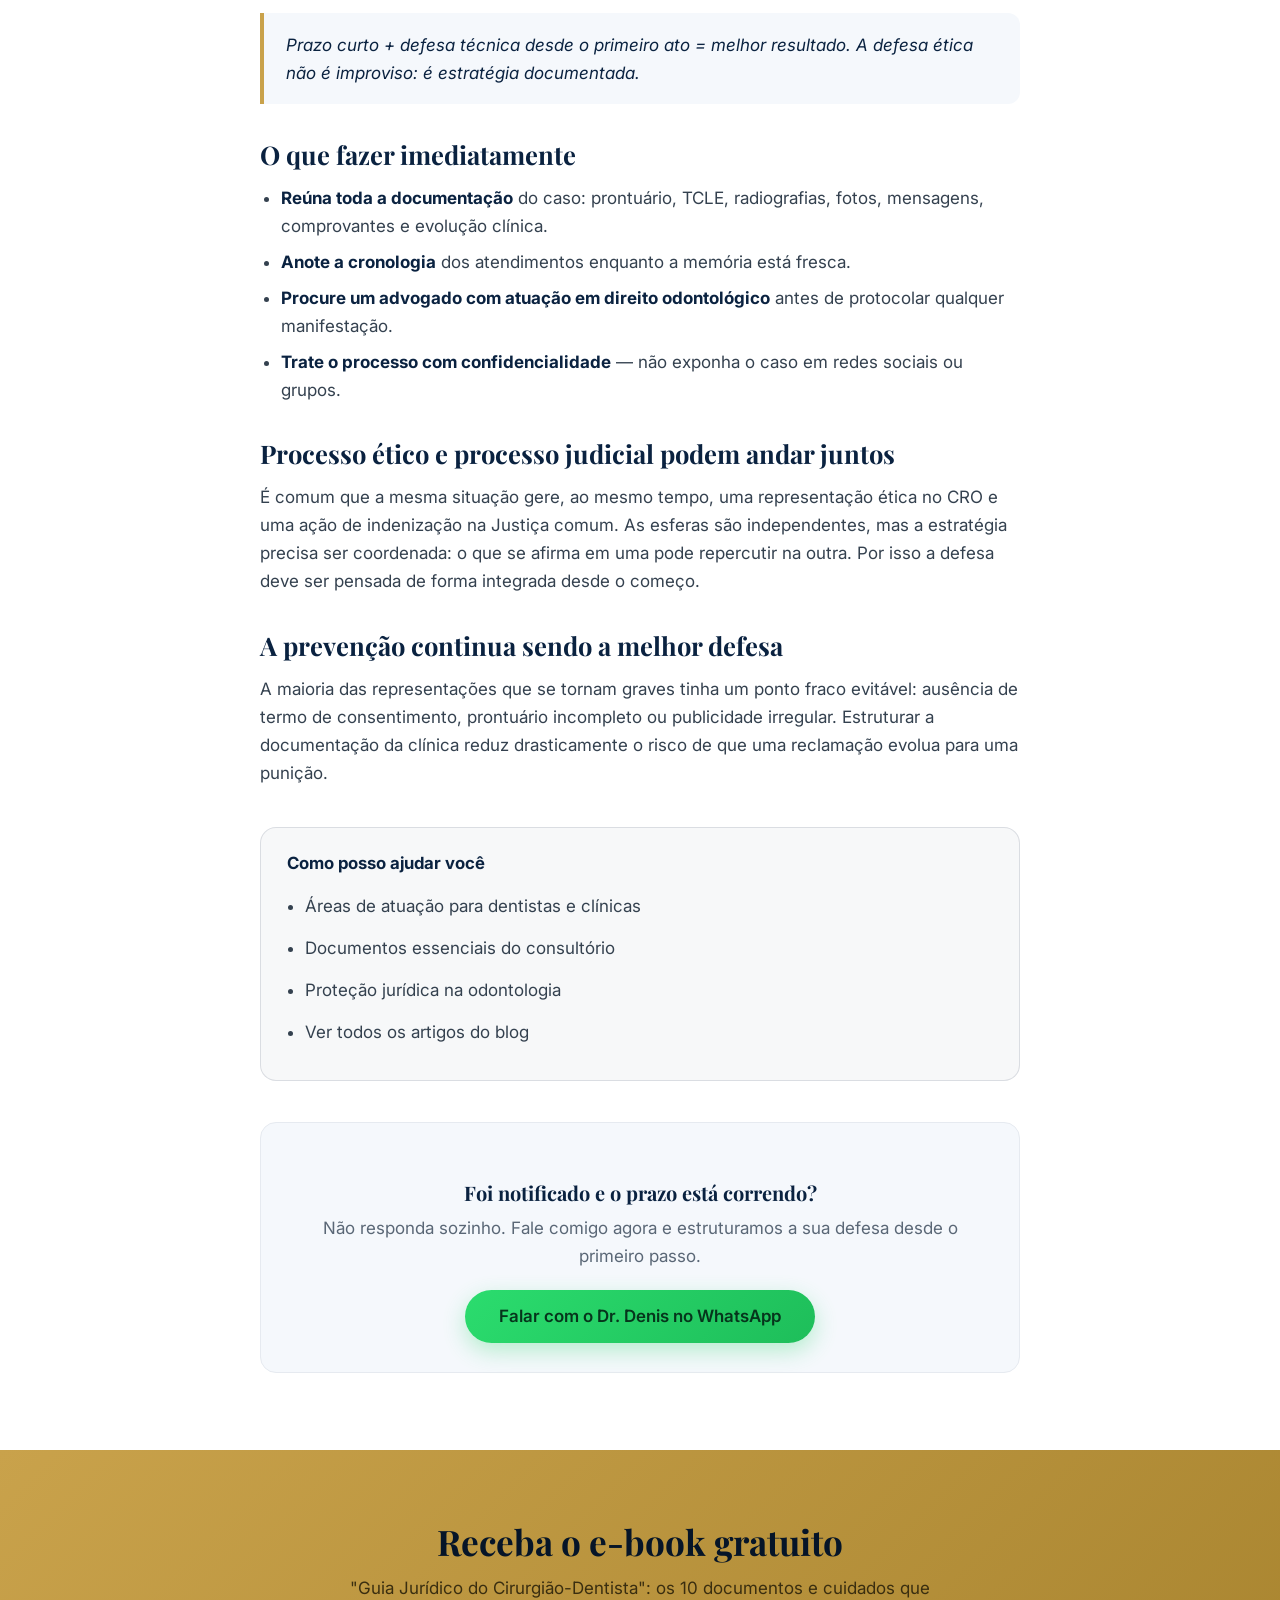
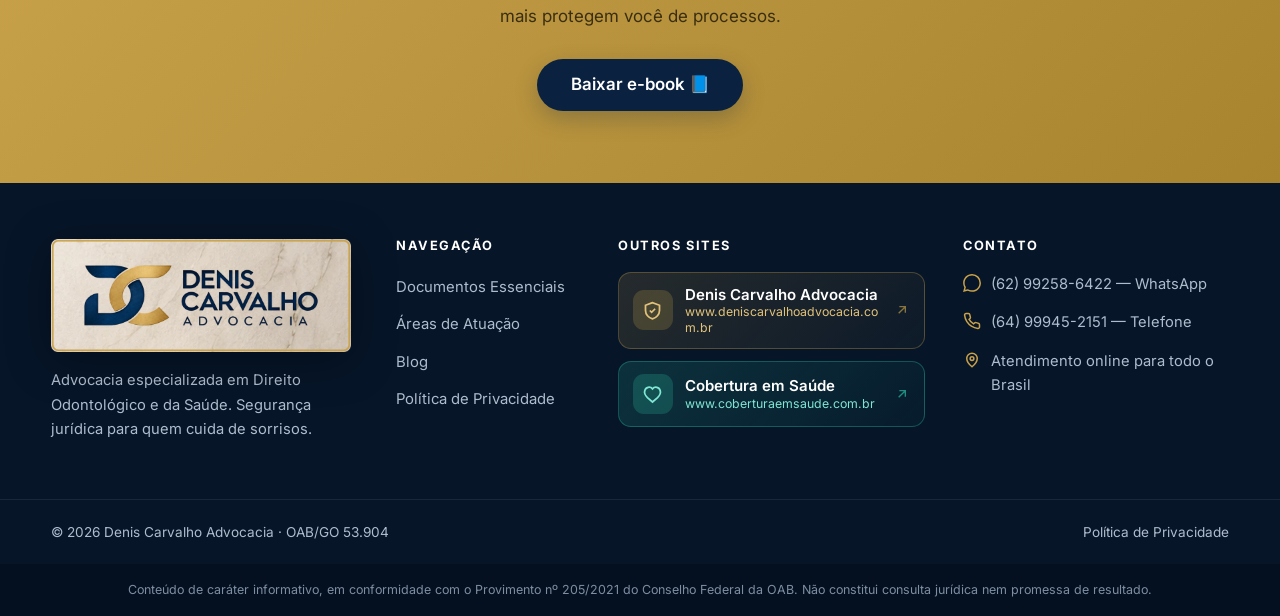
<file: artigo-defesa-cro.html>
<!DOCTYPE html>
<html lang="pt-BR">
<head>
  <meta charset="UTF-8">
  <meta name="viewport" content="width=device-width, initial-scale=1.0">
  <title>Recebeu uma notificação do CRO? Veja como agir | Advocacia Odontológica</title>
  <meta name="description" content="Fui notificado pelo CRO, e agora? O passo a passo da defesa do cirurgião-dentista em representações éticas: prazos, erros comuns e como reagir desde o primeiro dia.">
  <link rel="canonical" href="https://www.advocaciaodontologica.com.br/artigo-defesa-cro.html">
  <link rel="icon" type="image/png" href="assets/img/favicon.png?v=8">
  <meta property="og:type" content="article">
  <meta property="og:title" content="Recebeu uma notificação do CRO? Veja como agir">
  <meta property="og:description" content="O passo a passo da defesa do dentista em representações éticas no Conselho.">
  <meta property="og:image" content="https://www.advocaciaodontologica.com.br/assets/img/blog/defesa-cro.jpg">
  <link rel="preconnect" href="https://fonts.googleapis.com">
  <link rel="preconnect" href="https://fonts.gstatic.com" crossorigin>
  <link href="https://fonts.googleapis.com/css2?family=Playfair+Display:wght@500;600;700;800&family=Inter:wght@400;500;600;700&display=swap" rel="stylesheet">
  <link rel="stylesheet" href="assets/css/styles.css?v=20260619d">
  <script type="application/ld+json">
  {"@context":"https://schema.org","@type":"Article","image":"https://www.advocaciaodontologica.com.br/assets/img/blog/defesa-cro.jpg","headline":"Recebeu uma notificação do CRO? Veja como agir","datePublished":"2026-06-09","author":{"@type":"Person","name":"Denis Carvalho dos Santos Vieira"},"publisher":{"@type":"Organization","name":"Advocacia Odontológica — Denis Carvalho"},"mainEntityOfPage":"https://www.advocaciaodontologica.com.br/artigo-defesa-cro.html"}
  </script>
</head>
<body>

  <!-- HEADER -->
  <header class="site-header" id="header">
    <div class="container nav">
      <a href="index.html" class="brand" aria-label="Advocacia Odontológica — Denis Carvalho"><img src="assets/img/logo-dc.png?v=8" alt="Denis Carvalho Advocacia — Advocacia Odontológica"></a>
      <nav aria-label="Menu principal">
        <ul class="nav-links" id="navLinks">
          <li><a href="index.html#contexto">Proteção jurídica</a></li>
          <li><a href="index.html#documentos">Documentos</a></li>
          <li><a href="index.html#servicos">Atuação</a></li>
          <li><a href="index.html#sobre">Sobre</a></li>
          <li><a href="blog.html">Blog</a></li>
          <li><a href="index.html#contato">Contato</a></li>
        </ul>
      </nav>
      <div class="nav-cta">
        <a href="https://wa.me/5562992565904?text=Ol%C3%A1%2C%20Dr.%20Denis!%20Fui%20notificado%20pelo%20CRO%20e%20preciso%20de%20ajuda." target="_blank" rel="noopener" class="btn btn-gold"><svg viewBox="0 0 24 24"><path d="M.06 24l1.69-6.16a11.86 11.86 0 01-1.6-5.95C.16 5.32 5.5 0 12.06 0a11.8 11.8 0 018.41 3.49 11.8 11.8 0 013.48 8.41c0 6.55-5.34 11.89-11.89 11.89a11.9 11.9 0 01-5.69-1.45L.06 24zm6.6-3.8c1.68.99 3.28 1.59 5.4 1.59 5.44 0 9.87-4.43 9.88-9.88a9.8 9.8 0 00-2.88-6.99A9.82 9.82 0 0012.06 2c-5.45 0-9.88 4.43-9.88 9.88 0 2.2.64 3.85 1.72 5.58l-.99 3.62 3.75-.88z"/></svg><span class="btn-text">Fale no WhatsApp</span></a>
        <button class="nav-toggle" id="navToggle" aria-label="Abrir menu" aria-controls="navLinks"><span></span><span></span><span></span></button>
      </div>
    </div>
  </header>

  <section class="article-hero">
    <div class="container">
      <div class="crumbs"><a href="index.html">Início</a> › <a href="blog.html">Blog</a> › Defesa Profissional</div>
      <h1>Recebeu uma notificação do CRO? Veja como agir</h1>
    </div>
  </section>

  <div class="article-cover">
    <figure>
      <img src="assets/img/blog/defesa-cro.jpg?v=1" alt="Atendimento em consultório odontológico">
      <figcaption>Imagem ilustrativa · banco de imagens</figcaption>
    </figure>
  </div>


  <article class="article">
    <div class="container article__wrap">
      <div class="article__meta">
        <span class="pill">Defesa Profissional</span>
        <span>09 de junho de 2026</span>
        <span>5 min de leitura</span>
      </div>

      <p class="article__lead">A notificação do Conselho Regional de Odontologia costuma chegar de surpresa e gerar pânico. A boa notícia: a forma como você reage nas primeiras 48 horas influencia diretamente o resultado do processo ético.</p>

      <p>Uma representação no CRO normalmente nasce de uma reclamação de paciente, de denúncia de terceiros ou de fiscalização. Recebida a notificação, abre-se prazo para defesa prévia. É um processo administrativo com rito próprio, que pode culminar em sanções que vão de advertência confidencial até a suspensão ou cassação do exercício profissional. Levar a sério desde o início é decisivo.</p>

      <h2>O que NÃO fazer ao ser notificado</h2>
      <ul>
        <li><strong>Não ignore o prazo.</strong> O silêncio é interpretado contra você e faz perder a chance de apresentar a melhor versão dos fatos.</li>
        <li><strong>Não procure o paciente para "resolver informalmente".</strong> Conversas precipitadas viram prova e podem ser entendidas como confissão.</li>
        <li><strong>Não responda de improviso, no calor da emoção.</strong> Uma defesa mal redigida limita argumentos que poderiam ser usados depois.</li>
        <li><strong>Não altere o prontuário.</strong> Adulterar registro após a notificação é falta gravíssima e pode configurar crime.</li>
      </ul>

      <blockquote>Prazo curto + defesa técnica desde o primeiro ato = melhor resultado. A defesa ética não é improviso: é estratégia documentada.</blockquote>

      <h2>O que fazer imediatamente</h2>
      <ul>
        <li><strong>Reúna toda a documentação</strong> do caso: prontuário, TCLE, radiografias, fotos, mensagens, comprovantes e evolução clínica.</li>
        <li><strong>Anote a cronologia</strong> dos atendimentos enquanto a memória está fresca.</li>
        <li><strong>Procure um advogado com atuação em direito odontológico</strong> antes de protocolar qualquer manifestação.</li>
        <li><strong>Trate o processo com confidencialidade</strong> — não exponha o caso em redes sociais ou grupos.</li>
      </ul>

      <h2>Processo ético e processo judicial podem andar juntos</h2>
      <p>É comum que a mesma situação gere, ao mesmo tempo, uma representação ética no CRO e uma ação de indenização na Justiça comum. As esferas são independentes, mas a estratégia precisa ser coordenada: o que se afirma em uma pode repercutir na outra. Por isso a defesa deve ser pensada de forma integrada desde o começo.</p>

      <h2>A prevenção continua sendo a melhor defesa</h2>
      <p>A maioria das representações que se tornam graves tinha um ponto fraco evitável: ausência de termo de consentimento, prontuário incompleto ou publicidade irregular. Estruturar a documentação da clínica reduz drasticamente o risco de que uma reclamação evolua para uma punição.</p>

      <aside class="article-servicos" aria-label="Como posso ajudar você" style="margin:2.5rem 0;padding:1.4rem 1.6rem;border:1px solid rgba(11,31,59,.12);border-radius:16px;background:rgba(11,31,59,.03)">
        <strong style="display:block;font-size:1.05rem;margin-bottom:.7rem;color:var(--navy,#0b1f3b)">Como posso ajudar você</strong>
        <ul style="margin:0;padding-left:1.15rem;line-height:2"><li><a href="index.html#servicos">Áreas de atuação para dentistas e clínicas</a></li><li><a href="index.html#documentos">Documentos essenciais do consultório</a></li><li><a href="index.html#contexto">Proteção jurídica na odontologia</a></li><li><a href="blog.html">Ver todos os artigos do blog</a></li></ul>
      </aside>
      <div class="article__cta">
        <h3>Foi notificado e o prazo está correndo?</h3>
        <p>Não responda sozinho. Fale comigo agora e estruturamos a sua defesa desde o primeiro passo.</p>
        <a href="https://wa.me/5562992565904?text=Ol%C3%A1%2C%20Dr.%20Denis!%20Fui%20notificado%20pelo%20CRO%20e%20preciso%20de%20orienta%C3%A7%C3%A3o%20urgente." target="_blank" rel="noopener" class="btn btn-whatsapp btn-lg">Falar com o Dr. Denis no WhatsApp</a>
      </div>
    </div>
  </article>

  <section class="cta-band">
    <div class="container">
      <h2>Receba o e-book gratuito</h2>
      <p>"Guia Jurídico do Cirurgião-Dentista": os 10 documentos e cuidados que mais protegem você de processos.</p>
      <a href="index.html#ebook" class="btn btn-navy btn-lg">Baixar e-book 📘</a>
    </div>
  </section>

  <footer class="footer">
    <div class="container">
      <div class="grid">
        <div class="f-brand">
          <img src="assets/img/logo-rodape-marmore.png?v=8" alt="Denis Carvalho Advocacia">
          <p>Advocacia especializada em Direito Odontológico e da Saúde. Segurança jurídica para quem cuida de sorrisos.</p>
        </div>
        <div>
          <h4>Navegação</h4>
          <ul><li><a href="index.html#documentos">Documentos Essenciais</a></li><li><a href="index.html#servicos">Áreas de Atuação</a></li><li><a href="blog.html">Blog</a></li><li><a href="privacidade.html">Política de Privacidade</a></li></ul>
        </div>
        <div>
          <h4>Outros sites</h4>
          <div class="f-sites">
            <a href="https://www.deniscarvalhoadvocacia.com.br" target="_blank" rel="noopener" class="f-site-card">
              <span class="f-site-ic"><svg viewBox="0 0 24 24" fill="none" stroke="currentColor" stroke-width="2"><path d="M12 3 4 6v6c0 4.4 3.4 8.5 8 9.5 4.6-1 8-5.1 8-9.5V6l-8-3Z"/><path d="m9 12 2 2 4-4"/></svg></span>
              <span class="f-site-txt"><span class="f-site-nm">Denis Carvalho Advocacia</span><span class="f-site-url">www.deniscarvalhoadvocacia.com.br</span></span>
              <svg class="f-site-go" viewBox="0 0 24 24" fill="none" stroke="currentColor" stroke-width="2"><path d="M7 17 17 7M8 7h9v9"/></svg>
            </a>
            <a href="https://www.coberturaemsaude.com.br" target="_blank" rel="noopener" class="f-site-card f-site-card--health">
              <span class="f-site-ic"><svg viewBox="0 0 24 24" fill="none" stroke="currentColor" stroke-width="2"><path d="M20.8 7.6a5 5 0 0 0-8.8-2 5 5 0 0 0-8.8 2c-1 3 1 6 3 8l5.8 5 5.8-5c2-2 4-5 3-8Z"/></svg></span>
              <span class="f-site-txt"><span class="f-site-nm">Cobertura em Saúde</span><span class="f-site-url">www.coberturaemsaude.com.br</span></span>
              <svg class="f-site-go" viewBox="0 0 24 24" fill="none" stroke="currentColor" stroke-width="2"><path d="M7 17 17 7M8 7h9v9"/></svg>
            </a>
          </div>
        </div>
        <div class="f-contact">
          <h4>Contato</h4>
          <div class="fc"><svg viewBox="0 0 24 24" fill="currentColor"><path d="M.06 24l1.69-6.16a11.86 11.86 0 01-1.6-5.95C.16 5.32 5.5 0 12.06 0a11.8 11.8 0 018.41 3.49 11.8 11.8 0 013.48 8.41c0 6.55-5.34 11.89-11.89 11.89a11.9 11.9 0 01-5.69-1.45L.06 24zm6.6-3.8c1.68.99 3.28 1.59 5.4 1.59 5.44 0 9.87-4.43 9.88-9.88a9.8 9.8 0 00-2.88-6.99A9.82 9.82 0 0012.06 2c-5.45 0-9.88 4.43-9.88 9.88 0 2.2.64 3.85 1.72 5.58l-.99 3.62 3.75-.88z"/></svg><div><a href="https://wa.me/5562992565904" target="_blank" rel="noopener">(62) 99258-6422</a> — WhatsApp</div></div><div class="fc"><svg viewBox="0 0 24 24" fill="none" stroke="currentColor" stroke-width="2"><path d="M22 16.92v3a2 2 0 01-2.18 2 19.8 19.8 0 01-8.63-3.07 19.5 19.5 0 01-6-6 19.8 19.8 0 01-3.07-8.67A2 2 0 014.11 2h3a2 2 0 012 1.72c.13.96.36 1.9.7 2.81a2 2 0 01-.45 2.11L8.09 9.91a16 16 0 006 6l1.27-1.27a2 2 0 012.11-.45c.91.34 1.85.57 2.81.7A2 2 0 0122 16.92z"/></svg><div>(64) 99945-2151 — Telefone</div></div>
          <div class="fc"><svg viewBox="0 0 24 24" fill="none" stroke="currentColor" stroke-width="2"><path d="M12 21s-7-5.6-7-11a7 7 0 0114 0c0 5.4-7 11-7 11z"/><circle cx="12" cy="10" r="2.5"/></svg><div>Atendimento online para todo o Brasil</div></div>
        </div>
      </div>
    </div>
    <div class="footer-bottom"><div class="container"><span>© <span class="js-year">2026</span> Denis Carvalho Advocacia · OAB/GO 53.904</span><span><a href="privacidade.html">Política de Privacidade</a></span></div></div>
    <div class="disclaimer"><div class="container">Conteúdo de caráter informativo, em conformidade com o Provimento nº 205/2021 do Conselho Federal da OAB. Não constitui consulta jurídica nem promessa de resultado.</div></div>
  </footer>

  <div class="fab-stack">
    <button class="fab-totop" id="toTop" aria-label="Voltar ao topo"><svg viewBox="0 0 24 24" fill="none" stroke="currentColor" stroke-width="2.5"><path d="M18 15l-6-6-6 6"/></svg></button>
    <a href="https://wa.me/5562992565904?text=Ol%C3%A1%2C%20Dr.%20Denis!%20Vim%20pelo%20blog%20e%20gostaria%20de%20uma%20orienta%C3%A7%C3%A3o." target="_blank" rel="noopener" class="fab fab-whats" aria-label="Fale no WhatsApp"><svg viewBox="0 0 24 24" fill="currentColor"><path d="M.06 24l1.69-6.16a11.86 11.86 0 01-1.6-5.95C.16 5.32 5.5 0 12.06 0a11.8 11.8 0 018.41 3.49 11.8 11.8 0 013.48 8.41c0 6.55-5.34 11.89-11.89 11.89a11.9 11.9 0 01-5.69-1.45L.06 24zm6.6-3.8c1.68.99 3.28 1.59 5.4 1.59 5.44 0 9.87-4.43 9.88-9.88a9.8 9.8 0 00-2.88-6.99A9.82 9.82 0 0012.06 2c-5.45 0-9.88 4.43-9.88 9.88 0 2.2.64 3.85 1.72 5.58l-.99 3.62 3.75-.88z"/></svg><span class="fab-label">Fale comigo no WhatsApp</span></a>
  </div>

  <script src="assets/js/main.js?v=20260914g" defer></script>
</body>
</html>
</file>
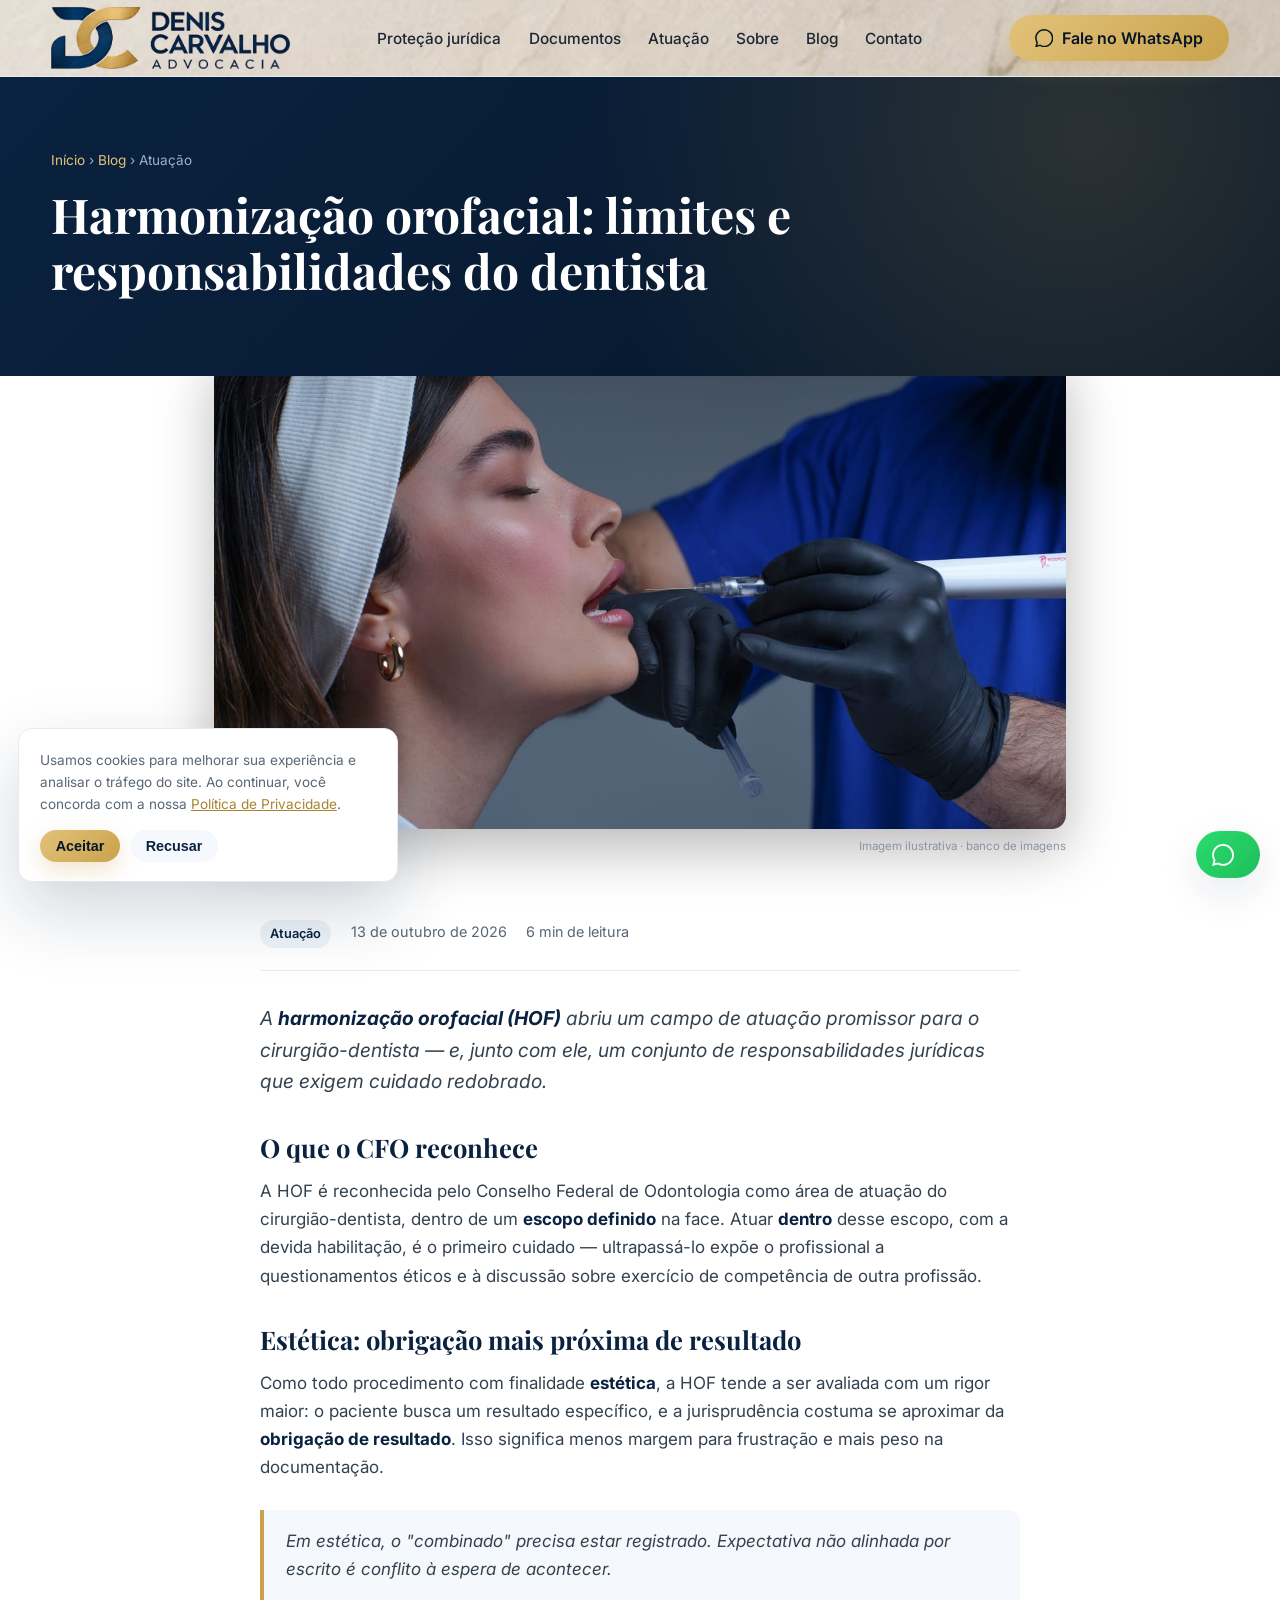
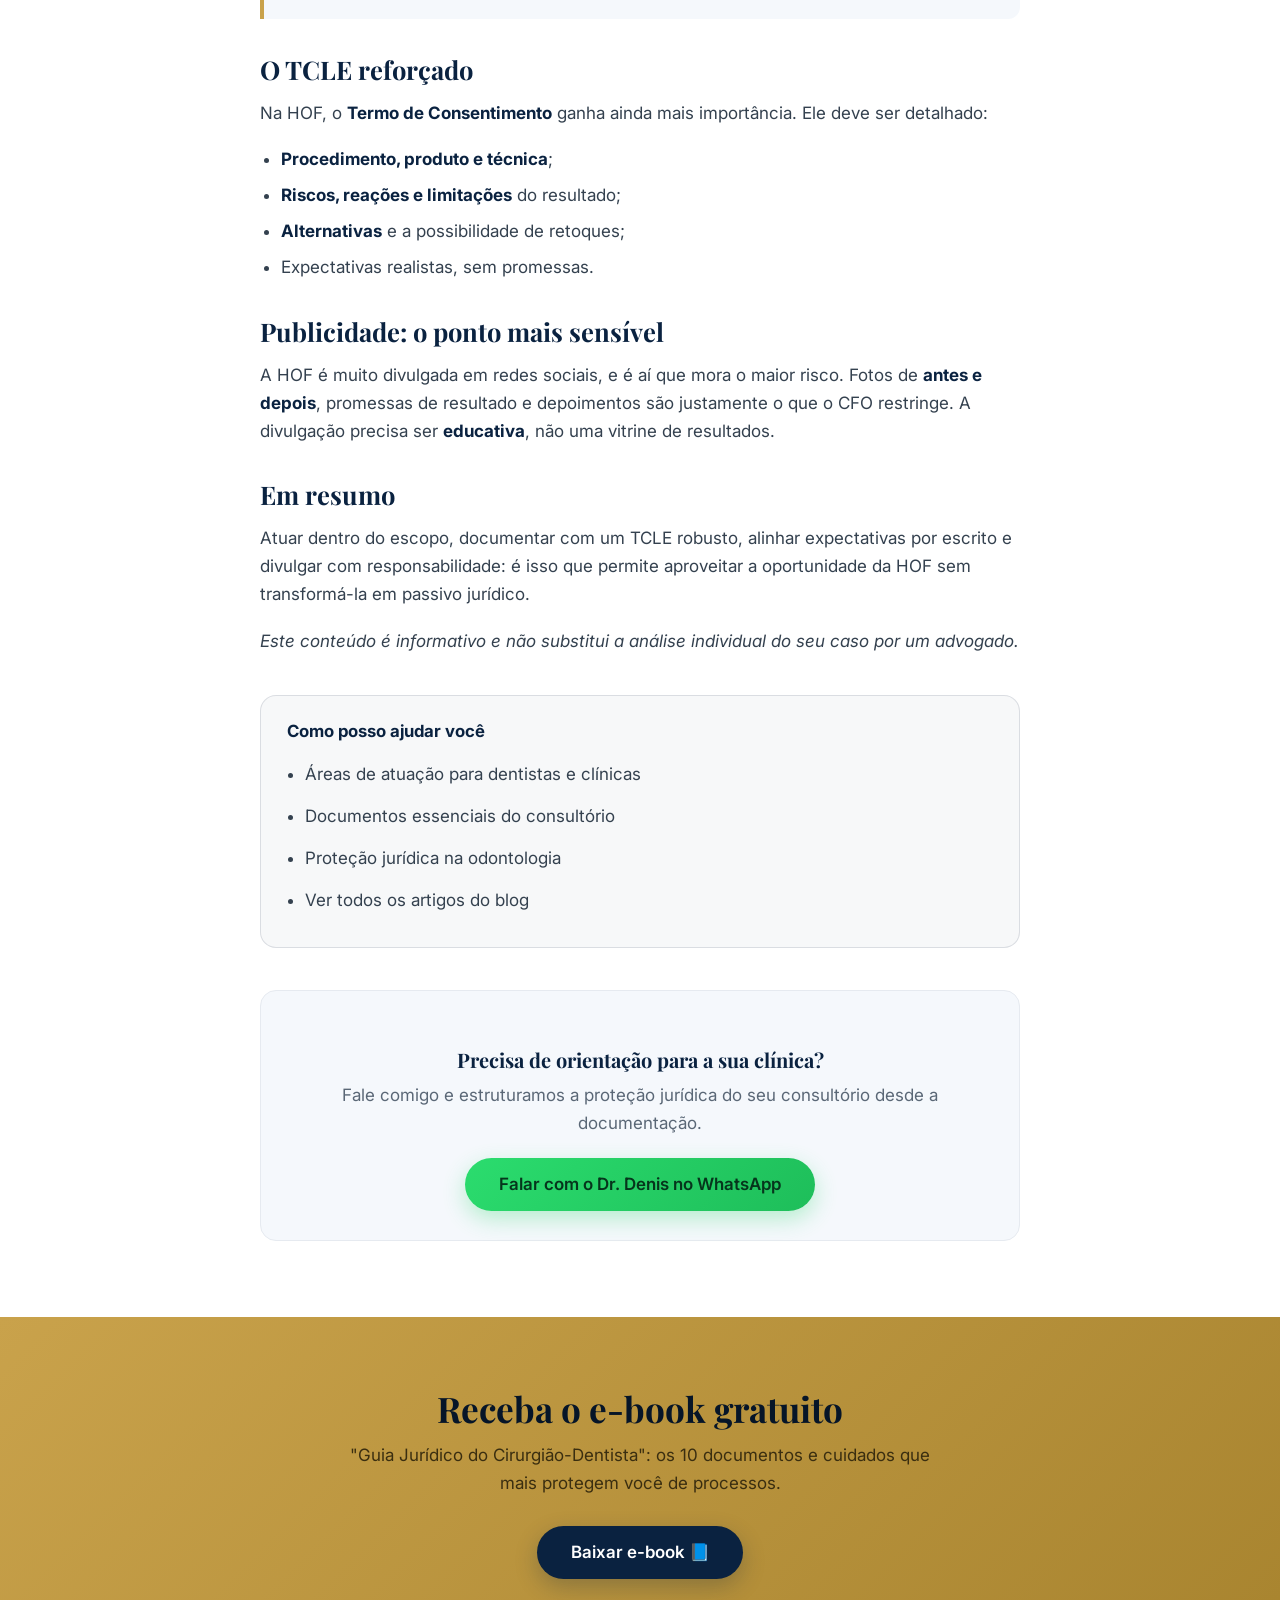
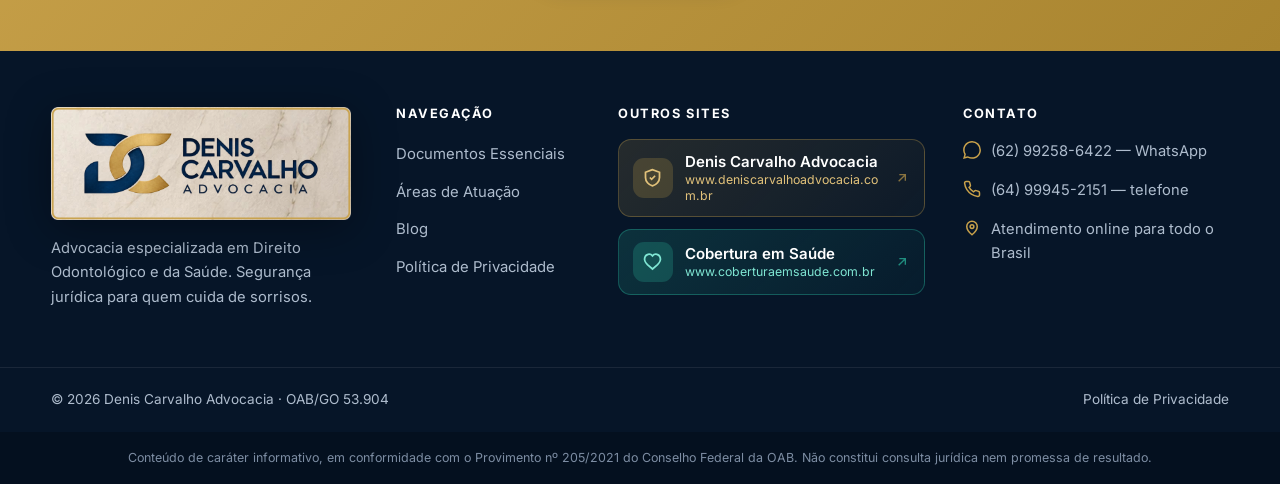
<file: artigo-harmonizacao-orofacial.html>
<!DOCTYPE html>
<html lang="pt-BR">
<head>
  <meta charset="UTF-8">
  <meta name="viewport" content="width=device-width, initial-scale=1.0">
  <title>Harmonização orofacial: limites e responsabilidades do dentista | Advocacia Odontológica</title>
  <meta name="description" content="A harmonização orofacial ampliou a atuação do cirurgião-dentista na face — e também os riscos jurídicos. Veja o escopo reconhecido pelo CFO, a importância do TCLE reforçado e a responsabilidade em procedimentos estéticos.">
  <link rel="canonical" href="https://www.advocaciaodontologica.com.br/artigo-harmonizacao-orofacial.html">
  <link rel="icon" type="image/png" href="assets/img/favicon.png">
  <meta property="og:type" content="article">
  <meta property="og:title" content="Harmonização orofacial: limites e responsabilidades do dentista">
  <meta property="og:description" content="A harmonização orofacial ampliou a atuação do cirurgião-dentista na face — e também os riscos jurídicos. Veja o escopo reconhecido pelo CFO, a importância do TCLE reforçado e a responsabilidade em procedimentos estéticos.">
  <meta property="og:image" content="https://www.advocaciaodontologica.com.br/assets/img/blog/harmonizacao-orofacial.jpg">
  <link rel="preconnect" href="https://fonts.googleapis.com">
  <link rel="preconnect" href="https://fonts.gstatic.com" crossorigin>
  <link href="https://fonts.googleapis.com/css2?family=Playfair+Display:wght@500;600;700;800&family=Inter:wght@400;500;600;700&display=swap" rel="stylesheet">
  <link rel="stylesheet" href="assets/css/styles.css">
  <script type="application/ld+json">
  {"@context":"https://schema.org","@type":"Article","image":"https://www.advocaciaodontologica.com.br/assets/img/blog/harmonizacao-orofacial.jpg","headline":"Harmonização orofacial: limites e responsabilidades do dentista","description":"A harmonização orofacial ampliou a atuação do cirurgião-dentista na face — e também os riscos jurídicos. Veja o escopo reconhecido pelo CFO, a importância do TCLE reforçado e a responsabilidade em procedimentos estéticos.","datePublished":"2026-10-13","author":{"@type":"Person","name":"Denis Carvalho dos Santos Vieira"},"publisher":{"@type":"Organization","name":"Advocacia Odontológica — Denis Carvalho"},"mainEntityOfPage":"https://www.advocaciaodontologica.com.br/artigo-harmonizacao-orofacial.html"}
  </script>
</head>
<body>

  <header class="site-header" id="header">
    <div class="container nav">
      <a href="index.html" class="brand"><img src="assets/img/logo-dc.png?v=3" alt="Denis Carvalho Advocacia"></a>
      <nav aria-label="Menu principal">
        <ul class="nav-links" id="navLinks"><li><a href="index.html#contexto">Proteção jurídica</a></li><li><a href="index.html#documentos">Documentos</a></li><li><a href="index.html#servicos">Atuação</a></li><li><a href="index.html#sobre">Sobre</a></li><li><a href="blog.html">Blog</a></li><li><a href="index.html#contato">Contato</a></li></ul>
      </nav>
      <div class="nav-cta">
        <a href="https://wa.me/5562992565904?text=Ol%C3%A1%2C%20Dr.%20Denis!%20Vim%20pelo%20blog%20e%20gostaria%20de%20orienta%C3%A7%C3%A3o." target="_blank" rel="noopener" class="btn btn-gold"><svg viewBox="0 0 24 24" fill="currentColor"><path d="M.06 24l1.69-6.16a11.86 11.86 0 01-1.6-5.95C.16 5.32 5.5 0 12.06 0a11.8 11.8 0 018.41 3.49 11.8 11.8 0 013.48 8.41c0 6.55-5.34 11.89-11.89 11.89a11.9 11.9 0 01-5.69-1.45L.06 24zm6.6-3.8c1.68.99 3.28 1.59 5.4 1.59 5.44 0 9.87-4.43 9.88-9.88a9.8 9.8 0 00-2.88-6.99A9.82 9.82 0 0012.06 2c-5.45 0-9.88 4.43-9.88 9.88 0 2.2.64 3.85 1.72 5.58l-.99 3.62 3.75-.88z"/></svg><span class="btn-text">Fale no WhatsApp</span></a>
        <button class="nav-toggle" id="navToggle" aria-label="Abrir menu" aria-controls="navLinks"><span></span><span></span><span></span></button>
      </div>
    </div>
  </header>

  <section class="article-hero">
    <div class="container">
      <div class="crumbs"><a href="index.html">Início</a> › <a href="blog.html">Blog</a> › Atuação</div>
      <h1>Harmonização orofacial: limites e responsabilidades do dentista</h1>
    </div>
  </section>

  <div class="article-cover">
    <figure>
      <img src="assets/img/blog/harmonizacao-orofacial.jpg?v=1" alt="Profissional realizando um procedimento estético facial em clínica">
      <figcaption>Imagem ilustrativa · banco de imagens</figcaption>
    </figure>
  </div>

  <article class="article">
    <div class="container article__wrap">
      <div class="article__meta">
        <span class="pill">Atuação</span>
        <span>13 de outubro de 2026</span>
        <span>6 min de leitura</span>
      </div>
      <p class="article__lead">A <strong>harmonização orofacial (HOF)</strong> abriu um campo de atuação promissor para o cirurgião-dentista — e, junto com ele, um conjunto de responsabilidades jurídicas que exigem cuidado redobrado.</p>
<h2>O que o CFO reconhece</h2>
<p>A HOF é reconhecida pelo Conselho Federal de Odontologia como área de atuação do cirurgião-dentista, dentro de um <strong>escopo definido</strong> na face. Atuar <strong>dentro</strong> desse escopo, com a devida habilitação, é o primeiro cuidado — ultrapassá-lo expõe o profissional a questionamentos éticos e à discussão sobre exercício de competência de outra profissão.</p>
<h2>Estética: obrigação mais próxima de resultado</h2>
<p>Como todo procedimento com finalidade <strong>estética</strong>, a HOF tende a ser avaliada com um rigor maior: o paciente busca um resultado específico, e a jurisprudência costuma se aproximar da <strong>obrigação de resultado</strong>. Isso significa menos margem para frustração e mais peso na documentação.</p>
<blockquote>
<p>Em estética, o &quot;combinado&quot; precisa estar registrado. Expectativa não alinhada por escrito é conflito à espera de acontecer.</p>
</blockquote>
<h2>O TCLE reforçado</h2>
<p>Na HOF, o <strong>Termo de Consentimento</strong> ganha ainda mais importância. Ele deve ser detalhado:</p>
<ul>
<li><strong>Procedimento, produto e técnica</strong>;</li>
<li><strong>Riscos, reações e limitações</strong> do resultado;</li>
<li><strong>Alternativas</strong> e a possibilidade de retoques;</li>
<li>Expectativas realistas, sem promessas.</li>
</ul>
<h2>Publicidade: o ponto mais sensível</h2>
<p>A HOF é muito divulgada em redes sociais, e é aí que mora o maior risco. Fotos de <strong>antes e depois</strong>, promessas de resultado e depoimentos são justamente o que o CFO restringe. A divulgação precisa ser <strong>educativa</strong>, não uma vitrine de resultados.</p>
<h2>Em resumo</h2>
<p>Atuar dentro do escopo, documentar com um TCLE robusto, alinhar expectativas por escrito e divulgar com responsabilidade: é isso que permite aproveitar a oportunidade da HOF sem transformá-la em passivo jurídico.</p>
<p><em>Este conteúdo é informativo e não substitui a análise individual do seu caso por um advogado.</em></p>

      <aside class="article-servicos" aria-label="Como posso ajudar você" style="margin:2.5rem 0;padding:1.4rem 1.6rem;border:1px solid rgba(11,31,59,.12);border-radius:16px;background:rgba(11,31,59,.03)">
        <strong style="display:block;font-size:1.05rem;margin-bottom:.7rem;color:var(--navy,#0b1f3b)">Como posso ajudar você</strong>
        <ul style="margin:0;padding-left:1.15rem;line-height:2"><li><a href="index.html#servicos">Áreas de atuação para dentistas e clínicas</a></li><li><a href="index.html#documentos">Documentos essenciais do consultório</a></li><li><a href="index.html#contexto">Proteção jurídica na odontologia</a></li><li><a href="blog.html">Ver todos os artigos do blog</a></li></ul>
      </aside>
      <div class="article__cta">
        <h3>Precisa de orientação para a sua clínica?</h3>
        <p>Fale comigo e estruturamos a proteção jurídica do seu consultório desde a documentação.</p>
        <a href="https://wa.me/5562992565904?text=Ol%C3%A1%2C%20Dr.%20Denis!%20Vim%20pelo%20blog%20e%20preciso%20de%20orienta%C3%A7%C3%A3o." target="_blank" rel="noopener" class="btn btn-whatsapp btn-lg">Falar com o Dr. Denis no WhatsApp</a>
      </div>
    </div>
  </article>

  <section class="cta-band"><div class="container"><h2>Receba o e-book gratuito</h2><p>"Guia Jurídico do Cirurgião-Dentista": os 10 documentos e cuidados que mais protegem você de processos.</p><a href="index.html#ebook" class="btn btn-navy btn-lg">Baixar e-book 📘</a></div></section>

  <footer class="footer">
    <div class="container">
      <div class="grid">
        <div class="f-brand"><img src="assets/img/logo-rodape-marmore.png?v=2" alt="Denis Carvalho Advocacia"><p>Advocacia especializada em Direito Odontológico e da Saúde. Segurança jurídica para quem cuida de sorrisos.</p></div>
        <div><h4>Navegação</h4><ul><li><a href="index.html#documentos">Documentos Essenciais</a></li><li><a href="index.html#servicos">Áreas de Atuação</a></li><li><a href="blog.html">Blog</a></li><li><a href="privacidade.html">Política de Privacidade</a></li></ul></div>
        <div><h4>Outros sites</h4><div class="f-sites">
            <a href="https://www.deniscarvalhoadvocacia.com.br" target="_blank" rel="noopener" class="f-site-card"><span class="f-site-ic"><svg viewBox="0 0 24 24" fill="none" stroke="currentColor" stroke-width="2"><path d="M12 3 4 6v6c0 4.4 3.4 8.5 8 9.5 4.6-1 8-5.1 8-9.5V6l-8-3Z"/><path d="m9 12 2 2 4-4"/></svg></span><span class="f-site-txt"><span class="f-site-nm">Denis Carvalho Advocacia</span><span class="f-site-url">www.deniscarvalhoadvocacia.com.br</span></span><svg class="f-site-go" viewBox="0 0 24 24" fill="none" stroke="currentColor" stroke-width="2"><path d="M7 17 17 7M8 7h9v9"/></svg></a>
            <a href="https://www.coberturaemsaude.com.br" target="_blank" rel="noopener" class="f-site-card f-site-card--health"><span class="f-site-ic"><svg viewBox="0 0 24 24" fill="none" stroke="currentColor" stroke-width="2"><path d="M20.8 7.6a5 5 0 0 0-8.8-2 5 5 0 0 0-8.8 2c-1 3 1 6 3 8l5.8 5 5.8-5c2-2 4-5 3-8Z"/></svg></span><span class="f-site-txt"><span class="f-site-nm">Cobertura em Saúde</span><span class="f-site-url">www.coberturaemsaude.com.br</span></span><svg class="f-site-go" viewBox="0 0 24 24" fill="none" stroke="currentColor" stroke-width="2"><path d="M7 17 17 7M8 7h9v9"/></svg></a>
          </div></div>
        <div class="f-contact"><h4>Contato</h4>
          <div class="fc"><svg viewBox="0 0 24 24" fill="currentColor"><path d="M.06 24l1.69-6.16a11.86 11.86 0 01-1.6-5.95C.16 5.32 5.5 0 12.06 0a11.8 11.8 0 018.41 3.49 11.8 11.8 0 013.48 8.41c0 6.55-5.34 11.89-11.89 11.89a11.9 11.9 0 01-5.69-1.45L.06 24zm6.6-3.8c1.68.99 3.28 1.59 5.4 1.59 5.44 0 9.87-4.43 9.88-9.88a9.8 9.8 0 00-2.88-6.99A9.82 9.82 0 0012.06 2c-5.45 0-9.88 4.43-9.88 9.88 0 2.2.64 3.85 1.72 5.58l-.99 3.62 3.75-.88z"/></svg><div><a href="https://wa.me/5562992565904" target="_blank" rel="noopener">(62) 99258-6422</a> — WhatsApp</div></div>
          <div class="fc"><svg viewBox="0 0 24 24" fill="none" stroke="currentColor" stroke-width="2"><path d="M22 16.92v3a2 2 0 01-2.18 2 19.8 19.8 0 01-8.63-3.07 19.5 19.5 0 01-6-6 19.8 19.8 0 01-3.07-8.67A2 2 0 014.11 2h3a2 2 0 012 1.72c.13.96.36 1.9.7 2.81a2 2 0 01-.45 2.11L8.09 9.91a16 16 0 006 6l1.27-1.27a2 2 0 012.11-.45c.91.34 1.85.57 2.81.7A2 2 0 0122 16.92z"/></svg><div>(64) 99945-2151 — telefone</div></div>
          <div class="fc"><svg viewBox="0 0 24 24" fill="none" stroke="currentColor" stroke-width="2"><path d="M12 21s-7-5.6-7-11a7 7 0 0114 0c0 5.4-7 11-7 11z"/><circle cx="12" cy="10" r="2.5"/></svg><div>Atendimento online para todo o Brasil</div></div>
        </div>
      </div>
    </div>
    <div class="footer-bottom"><div class="container"><span>© <span class="js-year">2026</span> Denis Carvalho Advocacia · OAB/GO 53.904</span><span><a href="privacidade.html">Política de Privacidade</a></span></div></div>
    <div class="disclaimer"><div class="container">Conteúdo de caráter informativo, em conformidade com o Provimento nº 205/2021 do Conselho Federal da OAB. Não constitui consulta jurídica nem promessa de resultado.</div></div>
  </footer>

  <div class="fab-stack">
    <button class="fab-totop" id="toTop" aria-label="Voltar ao topo"><svg viewBox="0 0 24 24" fill="none" stroke="currentColor" stroke-width="2.5"><path d="M18 15l-6-6-6 6"/></svg></button>
    <a href="https://wa.me/5562992565904?text=Ol%C3%A1%2C%20Dr.%20Denis!%20Vim%20pelo%20blog%20e%20gostaria%20de%20uma%20orienta%C3%A7%C3%A3o." target="_blank" rel="noopener" class="fab fab-whats" aria-label="Fale no WhatsApp"><svg viewBox="0 0 24 24" fill="currentColor"><path d="M.06 24l1.69-6.16a11.86 11.86 0 01-1.6-5.95C.16 5.32 5.5 0 12.06 0a11.8 11.8 0 018.41 3.49 11.8 11.8 0 013.48 8.41c0 6.55-5.34 11.89-11.89 11.89a11.9 11.9 0 01-5.69-1.45L.06 24zm6.6-3.8c1.68.99 3.28 1.59 5.4 1.59 5.44 0 9.87-4.43 9.88-9.88a9.8 9.8 0 00-2.88-6.99A9.82 9.82 0 0012.06 2c-5.45 0-9.88 4.43-9.88 9.88 0 2.2.64 3.85 1.72 5.58l-.99 3.62 3.75-.88z"/></svg><span class="fab-label">Fale comigo no WhatsApp</span></a>
  </div>

  <script src="assets/js/main.js" defer></script>
</body>
</html>
</file>
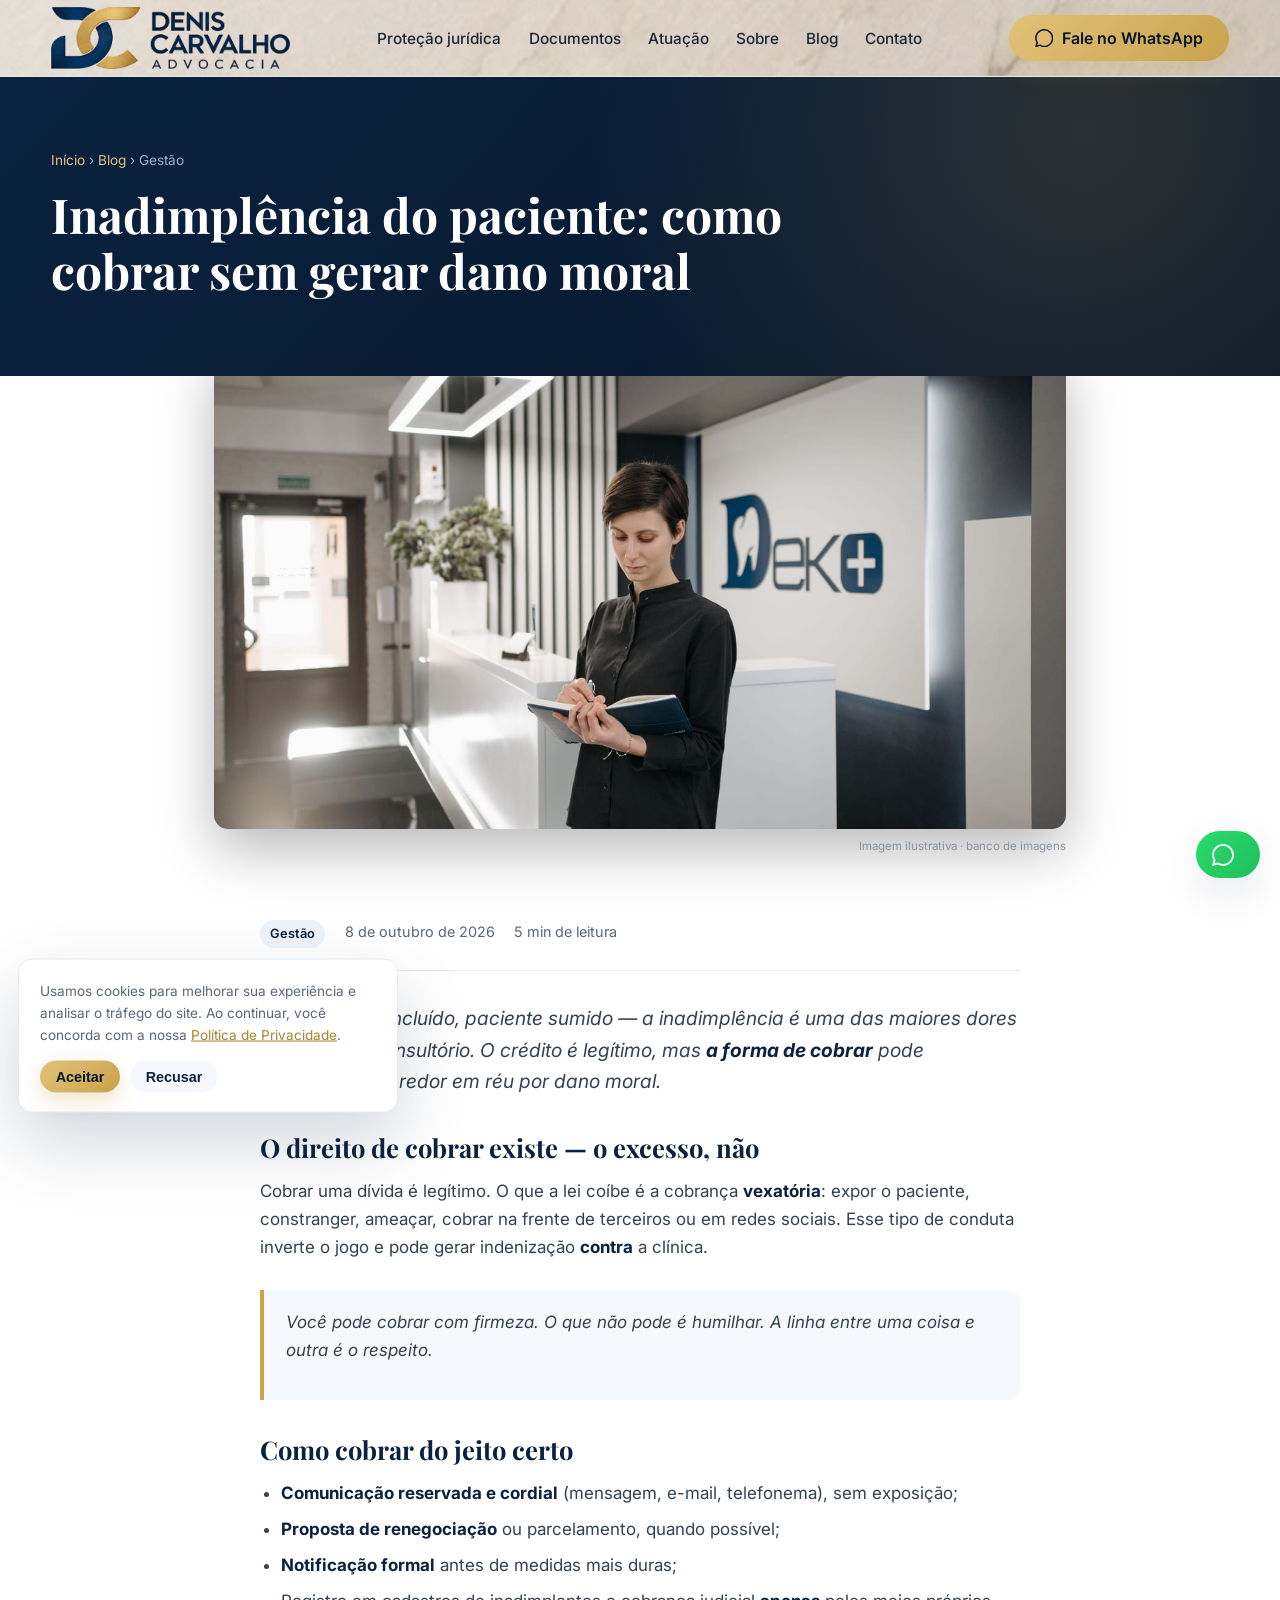
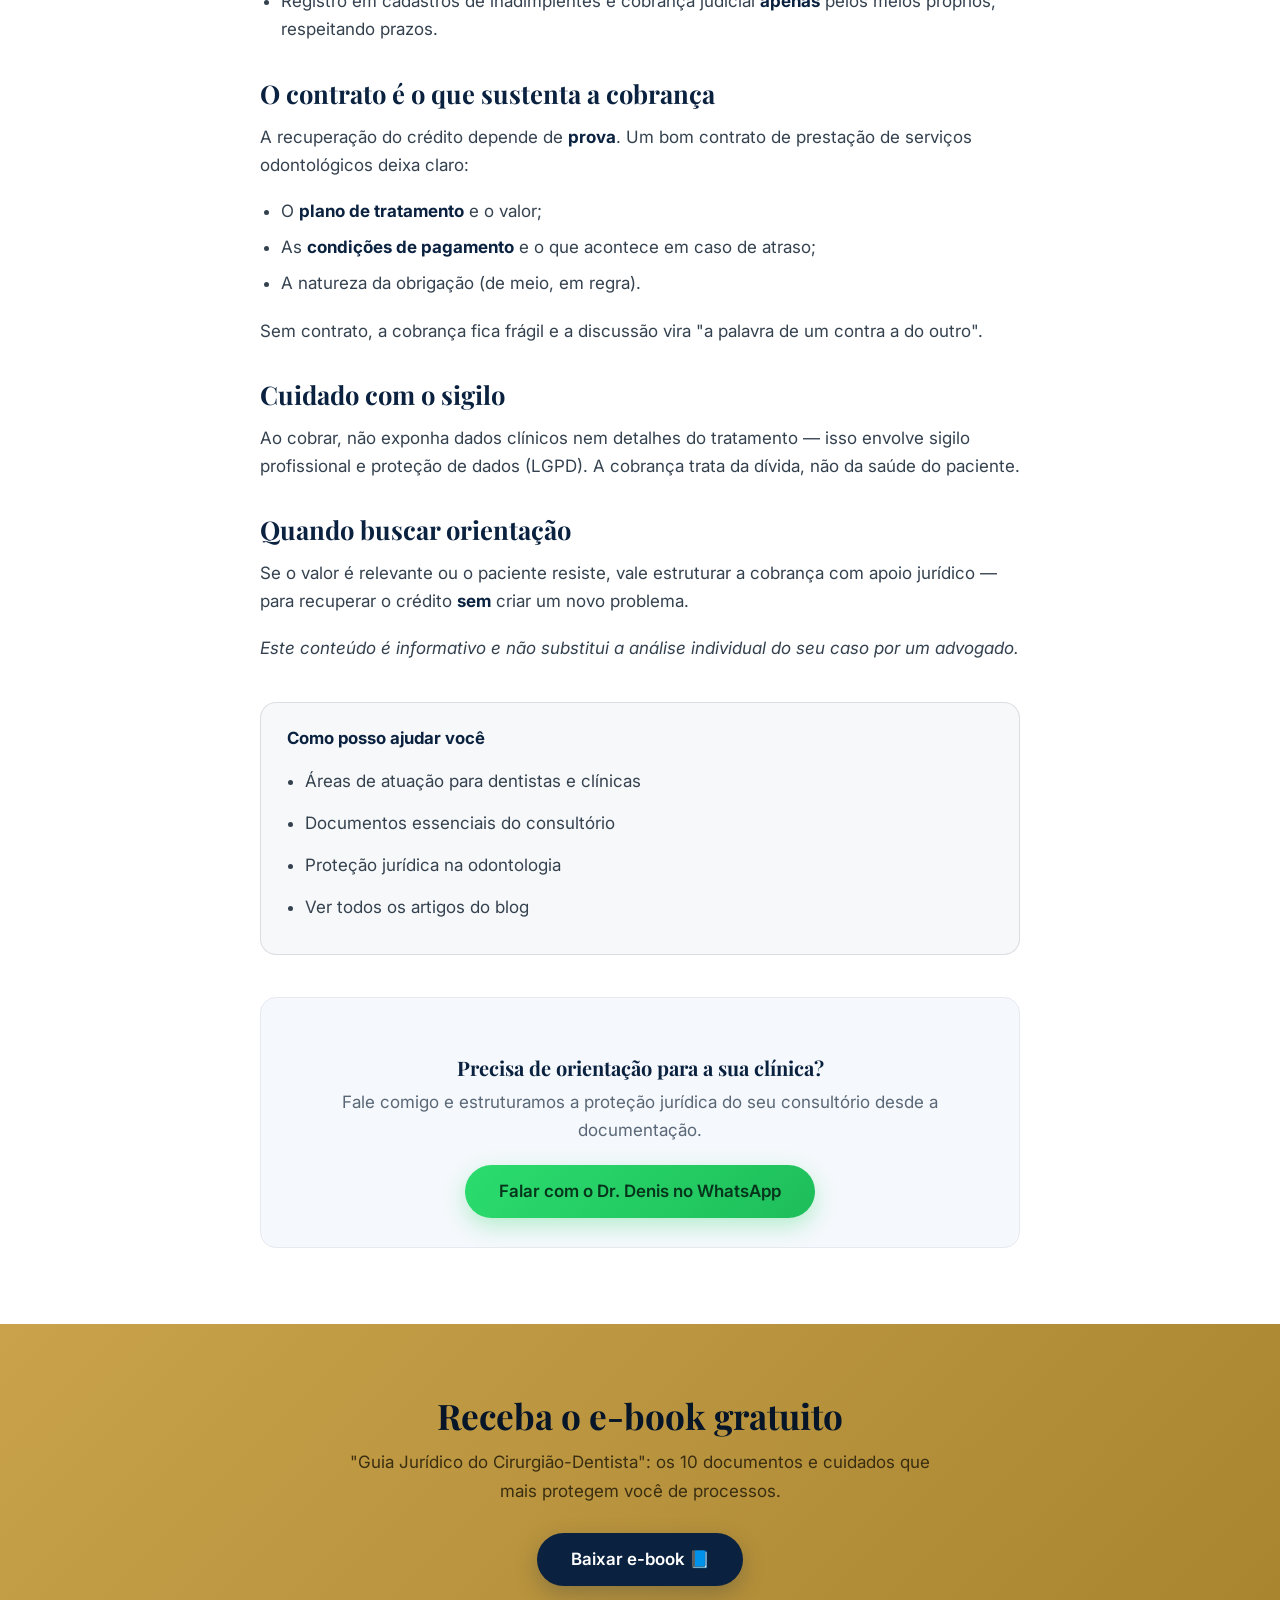
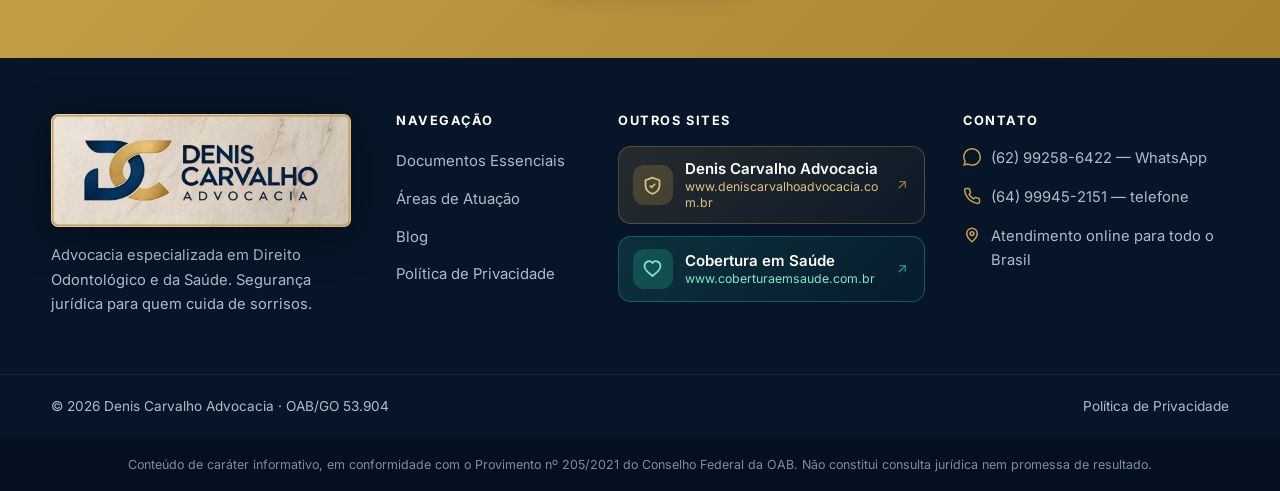
<file: artigo-honorarios-inadimplencia-odonto.html>
<!DOCTYPE html>
<html lang="pt-BR">
<head>
  <meta charset="UTF-8">
  <meta name="viewport" content="width=device-width, initial-scale=1.0">
  <title>Inadimplência do paciente: como cobrar sem gerar dano moral | Advocacia Odontológica</title>
  <meta name="description" content="O paciente não pagou o tratamento odontológico. Veja como cobrar de forma correta, o que evitar para não gerar dano moral, e por que o contrato e as provas fazem toda a diferença na recuperação do crédito.">
  <link rel="canonical" href="https://www.advocaciaodontologica.com.br/artigo-honorarios-inadimplencia-odonto.html">
  <link rel="icon" type="image/png" href="assets/img/favicon.png">
  <meta property="og:type" content="article">
  <meta property="og:title" content="Inadimplência do paciente: como cobrar sem gerar dano moral">
  <meta property="og:description" content="O paciente não pagou o tratamento odontológico. Veja como cobrar de forma correta, o que evitar para não gerar dano moral, e por que o contrato e as provas fazem toda a diferença na recuperação do crédito.">
  <meta property="og:image" content="https://www.advocaciaodontologica.com.br/assets/img/blog/honorarios-inadimplencia-odonto.jpg">
  <link rel="preconnect" href="https://fonts.googleapis.com">
  <link rel="preconnect" href="https://fonts.gstatic.com" crossorigin>
  <link href="https://fonts.googleapis.com/css2?family=Playfair+Display:wght@500;600;700;800&family=Inter:wght@400;500;600;700&display=swap" rel="stylesheet">
  <link rel="stylesheet" href="assets/css/styles.css">
  <script type="application/ld+json">
  {"@context":"https://schema.org","@type":"Article","image":"https://www.advocaciaodontologica.com.br/assets/img/blog/honorarios-inadimplencia-odonto.jpg","headline":"Inadimplência do paciente: como cobrar sem gerar dano moral","description":"O paciente não pagou o tratamento odontológico. Veja como cobrar de forma correta, o que evitar para não gerar dano moral, e por que o contrato e as provas fazem toda a diferença na recuperação do crédito.","datePublished":"2026-10-08","author":{"@type":"Person","name":"Denis Carvalho dos Santos Vieira"},"publisher":{"@type":"Organization","name":"Advocacia Odontológica — Denis Carvalho"},"mainEntityOfPage":"https://www.advocaciaodontologica.com.br/artigo-honorarios-inadimplencia-odonto.html"}
  </script>
</head>
<body>

  <header class="site-header" id="header">
    <div class="container nav">
      <a href="index.html" class="brand"><img src="assets/img/logo-dc.png?v=3" alt="Denis Carvalho Advocacia"></a>
      <nav aria-label="Menu principal">
        <ul class="nav-links" id="navLinks"><li><a href="index.html#contexto">Proteção jurídica</a></li><li><a href="index.html#documentos">Documentos</a></li><li><a href="index.html#servicos">Atuação</a></li><li><a href="index.html#sobre">Sobre</a></li><li><a href="blog.html">Blog</a></li><li><a href="index.html#contato">Contato</a></li></ul>
      </nav>
      <div class="nav-cta">
        <a href="https://wa.me/5562992565904?text=Ol%C3%A1%2C%20Dr.%20Denis!%20Vim%20pelo%20blog%20e%20gostaria%20de%20orienta%C3%A7%C3%A3o." target="_blank" rel="noopener" class="btn btn-gold"><svg viewBox="0 0 24 24" fill="currentColor"><path d="M.06 24l1.69-6.16a11.86 11.86 0 01-1.6-5.95C.16 5.32 5.5 0 12.06 0a11.8 11.8 0 018.41 3.49 11.8 11.8 0 013.48 8.41c0 6.55-5.34 11.89-11.89 11.89a11.9 11.9 0 01-5.69-1.45L.06 24zm6.6-3.8c1.68.99 3.28 1.59 5.4 1.59 5.44 0 9.87-4.43 9.88-9.88a9.8 9.8 0 00-2.88-6.99A9.82 9.82 0 0012.06 2c-5.45 0-9.88 4.43-9.88 9.88 0 2.2.64 3.85 1.72 5.58l-.99 3.62 3.75-.88z"/></svg><span class="btn-text">Fale no WhatsApp</span></a>
        <button class="nav-toggle" id="navToggle" aria-label="Abrir menu" aria-controls="navLinks"><span></span><span></span><span></span></button>
      </div>
    </div>
  </header>

  <section class="article-hero">
    <div class="container">
      <div class="crumbs"><a href="index.html">Início</a> › <a href="blog.html">Blog</a> › Gestão</div>
      <h1>Inadimplência do paciente: como cobrar sem gerar dano moral</h1>
    </div>
  </section>

  <div class="article-cover">
    <figure>
      <img src="assets/img/blog/honorarios-inadimplencia-odonto.jpg?v=1" alt="Recepção de uma clínica odontológica com atendente">
      <figcaption>Imagem ilustrativa · banco de imagens</figcaption>
    </figure>
  </div>

  <article class="article">
    <div class="container article__wrap">
      <div class="article__meta">
        <span class="pill">Gestão</span>
        <span>8 de outubro de 2026</span>
        <span>5 min de leitura</span>
      </div>
      <p class="article__lead">Tratamento concluído, paciente sumido — a inadimplência é uma das maiores dores da rotina de consultório. O crédito é legítimo, mas <strong>a forma de cobrar</strong> pode transformar o credor em réu por dano moral.</p>
<h2>O direito de cobrar existe — o excesso, não</h2>
<p>Cobrar uma dívida é legítimo. O que a lei coíbe é a cobrança <strong>vexatória</strong>: expor o paciente, constranger, ameaçar, cobrar na frente de terceiros ou em redes sociais. Esse tipo de conduta inverte o jogo e pode gerar indenização <strong>contra</strong> a clínica.</p>
<blockquote>
<p>Você pode cobrar com firmeza. O que não pode é humilhar. A linha entre uma coisa e outra é o respeito.</p>
</blockquote>
<h2>Como cobrar do jeito certo</h2>
<ul>
<li><strong>Comunicação reservada e cordial</strong> (mensagem, e-mail, telefonema), sem exposição;</li>
<li><strong>Proposta de renegociação</strong> ou parcelamento, quando possível;</li>
<li><strong>Notificação formal</strong> antes de medidas mais duras;</li>
<li>Registro em cadastros de inadimplentes e cobrança judicial <strong>apenas</strong> pelos meios próprios, respeitando prazos.</li>
</ul>
<h2>O contrato é o que sustenta a cobrança</h2>
<p>A recuperação do crédito depende de <strong>prova</strong>. Um bom contrato de prestação de serviços odontológicos deixa claro:</p>
<ul>
<li>O <strong>plano de tratamento</strong> e o valor;</li>
<li>As <strong>condições de pagamento</strong> e o que acontece em caso de atraso;</li>
<li>A natureza da obrigação (de meio, em regra).</li>
</ul>
<p>Sem contrato, a cobrança fica frágil e a discussão vira &quot;a palavra de um contra a do outro&quot;.</p>
<h2>Cuidado com o sigilo</h2>
<p>Ao cobrar, não exponha dados clínicos nem detalhes do tratamento — isso envolve sigilo profissional e proteção de dados (LGPD). A cobrança trata da dívida, não da saúde do paciente.</p>
<h2>Quando buscar orientação</h2>
<p>Se o valor é relevante ou o paciente resiste, vale estruturar a cobrança com apoio jurídico — para recuperar o crédito <strong>sem</strong> criar um novo problema.</p>
<p><em>Este conteúdo é informativo e não substitui a análise individual do seu caso por um advogado.</em></p>

      <aside class="article-servicos" aria-label="Como posso ajudar você" style="margin:2.5rem 0;padding:1.4rem 1.6rem;border:1px solid rgba(11,31,59,.12);border-radius:16px;background:rgba(11,31,59,.03)">
        <strong style="display:block;font-size:1.05rem;margin-bottom:.7rem;color:var(--navy,#0b1f3b)">Como posso ajudar você</strong>
        <ul style="margin:0;padding-left:1.15rem;line-height:2"><li><a href="index.html#servicos">Áreas de atuação para dentistas e clínicas</a></li><li><a href="index.html#documentos">Documentos essenciais do consultório</a></li><li><a href="index.html#contexto">Proteção jurídica na odontologia</a></li><li><a href="blog.html">Ver todos os artigos do blog</a></li></ul>
      </aside>
      <div class="article__cta">
        <h3>Precisa de orientação para a sua clínica?</h3>
        <p>Fale comigo e estruturamos a proteção jurídica do seu consultório desde a documentação.</p>
        <a href="https://wa.me/5562992565904?text=Ol%C3%A1%2C%20Dr.%20Denis!%20Vim%20pelo%20blog%20e%20preciso%20de%20orienta%C3%A7%C3%A3o." target="_blank" rel="noopener" class="btn btn-whatsapp btn-lg">Falar com o Dr. Denis no WhatsApp</a>
      </div>
    </div>
  </article>

  <section class="cta-band"><div class="container"><h2>Receba o e-book gratuito</h2><p>"Guia Jurídico do Cirurgião-Dentista": os 10 documentos e cuidados que mais protegem você de processos.</p><a href="index.html#ebook" class="btn btn-navy btn-lg">Baixar e-book 📘</a></div></section>

  <footer class="footer">
    <div class="container">
      <div class="grid">
        <div class="f-brand"><img src="assets/img/logo-rodape-marmore.png?v=2" alt="Denis Carvalho Advocacia"><p>Advocacia especializada em Direito Odontológico e da Saúde. Segurança jurídica para quem cuida de sorrisos.</p></div>
        <div><h4>Navegação</h4><ul><li><a href="index.html#documentos">Documentos Essenciais</a></li><li><a href="index.html#servicos">Áreas de Atuação</a></li><li><a href="blog.html">Blog</a></li><li><a href="privacidade.html">Política de Privacidade</a></li></ul></div>
        <div><h4>Outros sites</h4><div class="f-sites">
            <a href="https://www.deniscarvalhoadvocacia.com.br" target="_blank" rel="noopener" class="f-site-card"><span class="f-site-ic"><svg viewBox="0 0 24 24" fill="none" stroke="currentColor" stroke-width="2"><path d="M12 3 4 6v6c0 4.4 3.4 8.5 8 9.5 4.6-1 8-5.1 8-9.5V6l-8-3Z"/><path d="m9 12 2 2 4-4"/></svg></span><span class="f-site-txt"><span class="f-site-nm">Denis Carvalho Advocacia</span><span class="f-site-url">www.deniscarvalhoadvocacia.com.br</span></span><svg class="f-site-go" viewBox="0 0 24 24" fill="none" stroke="currentColor" stroke-width="2"><path d="M7 17 17 7M8 7h9v9"/></svg></a>
            <a href="https://www.coberturaemsaude.com.br" target="_blank" rel="noopener" class="f-site-card f-site-card--health"><span class="f-site-ic"><svg viewBox="0 0 24 24" fill="none" stroke="currentColor" stroke-width="2"><path d="M20.8 7.6a5 5 0 0 0-8.8-2 5 5 0 0 0-8.8 2c-1 3 1 6 3 8l5.8 5 5.8-5c2-2 4-5 3-8Z"/></svg></span><span class="f-site-txt"><span class="f-site-nm">Cobertura em Saúde</span><span class="f-site-url">www.coberturaemsaude.com.br</span></span><svg class="f-site-go" viewBox="0 0 24 24" fill="none" stroke="currentColor" stroke-width="2"><path d="M7 17 17 7M8 7h9v9"/></svg></a>
          </div></div>
        <div class="f-contact"><h4>Contato</h4>
          <div class="fc"><svg viewBox="0 0 24 24" fill="currentColor"><path d="M.06 24l1.69-6.16a11.86 11.86 0 01-1.6-5.95C.16 5.32 5.5 0 12.06 0a11.8 11.8 0 018.41 3.49 11.8 11.8 0 013.48 8.41c0 6.55-5.34 11.89-11.89 11.89a11.9 11.9 0 01-5.69-1.45L.06 24zm6.6-3.8c1.68.99 3.28 1.59 5.4 1.59 5.44 0 9.87-4.43 9.88-9.88a9.8 9.8 0 00-2.88-6.99A9.82 9.82 0 0012.06 2c-5.45 0-9.88 4.43-9.88 9.88 0 2.2.64 3.85 1.72 5.58l-.99 3.62 3.75-.88z"/></svg><div><a href="https://wa.me/5562992565904" target="_blank" rel="noopener">(62) 99258-6422</a> — WhatsApp</div></div>
          <div class="fc"><svg viewBox="0 0 24 24" fill="none" stroke="currentColor" stroke-width="2"><path d="M22 16.92v3a2 2 0 01-2.18 2 19.8 19.8 0 01-8.63-3.07 19.5 19.5 0 01-6-6 19.8 19.8 0 01-3.07-8.67A2 2 0 014.11 2h3a2 2 0 012 1.72c.13.96.36 1.9.7 2.81a2 2 0 01-.45 2.11L8.09 9.91a16 16 0 006 6l1.27-1.27a2 2 0 012.11-.45c.91.34 1.85.57 2.81.7A2 2 0 0122 16.92z"/></svg><div>(64) 99945-2151 — telefone</div></div>
          <div class="fc"><svg viewBox="0 0 24 24" fill="none" stroke="currentColor" stroke-width="2"><path d="M12 21s-7-5.6-7-11a7 7 0 0114 0c0 5.4-7 11-7 11z"/><circle cx="12" cy="10" r="2.5"/></svg><div>Atendimento online para todo o Brasil</div></div>
        </div>
      </div>
    </div>
    <div class="footer-bottom"><div class="container"><span>© <span class="js-year">2026</span> Denis Carvalho Advocacia · OAB/GO 53.904</span><span><a href="privacidade.html">Política de Privacidade</a></span></div></div>
    <div class="disclaimer"><div class="container">Conteúdo de caráter informativo, em conformidade com o Provimento nº 205/2021 do Conselho Federal da OAB. Não constitui consulta jurídica nem promessa de resultado.</div></div>
  </footer>

  <div class="fab-stack">
    <button class="fab-totop" id="toTop" aria-label="Voltar ao topo"><svg viewBox="0 0 24 24" fill="none" stroke="currentColor" stroke-width="2.5"><path d="M18 15l-6-6-6 6"/></svg></button>
    <a href="https://wa.me/5562992565904?text=Ol%C3%A1%2C%20Dr.%20Denis!%20Vim%20pelo%20blog%20e%20gostaria%20de%20uma%20orienta%C3%A7%C3%A3o." target="_blank" rel="noopener" class="fab fab-whats" aria-label="Fale no WhatsApp"><svg viewBox="0 0 24 24" fill="currentColor"><path d="M.06 24l1.69-6.16a11.86 11.86 0 01-1.6-5.95C.16 5.32 5.5 0 12.06 0a11.8 11.8 0 018.41 3.49 11.8 11.8 0 013.48 8.41c0 6.55-5.34 11.89-11.89 11.89a11.9 11.9 0 01-5.69-1.45L.06 24zm6.6-3.8c1.68.99 3.28 1.59 5.4 1.59 5.44 0 9.87-4.43 9.88-9.88a9.8 9.8 0 00-2.88-6.99A9.82 9.82 0 0012.06 2c-5.45 0-9.88 4.43-9.88 9.88 0 2.2.64 3.85 1.72 5.58l-.99 3.62 3.75-.88z"/></svg><span class="fab-label">Fale comigo no WhatsApp</span></a>
  </div>

  <script src="assets/js/main.js" defer></script>
</body>
</html>
</file>
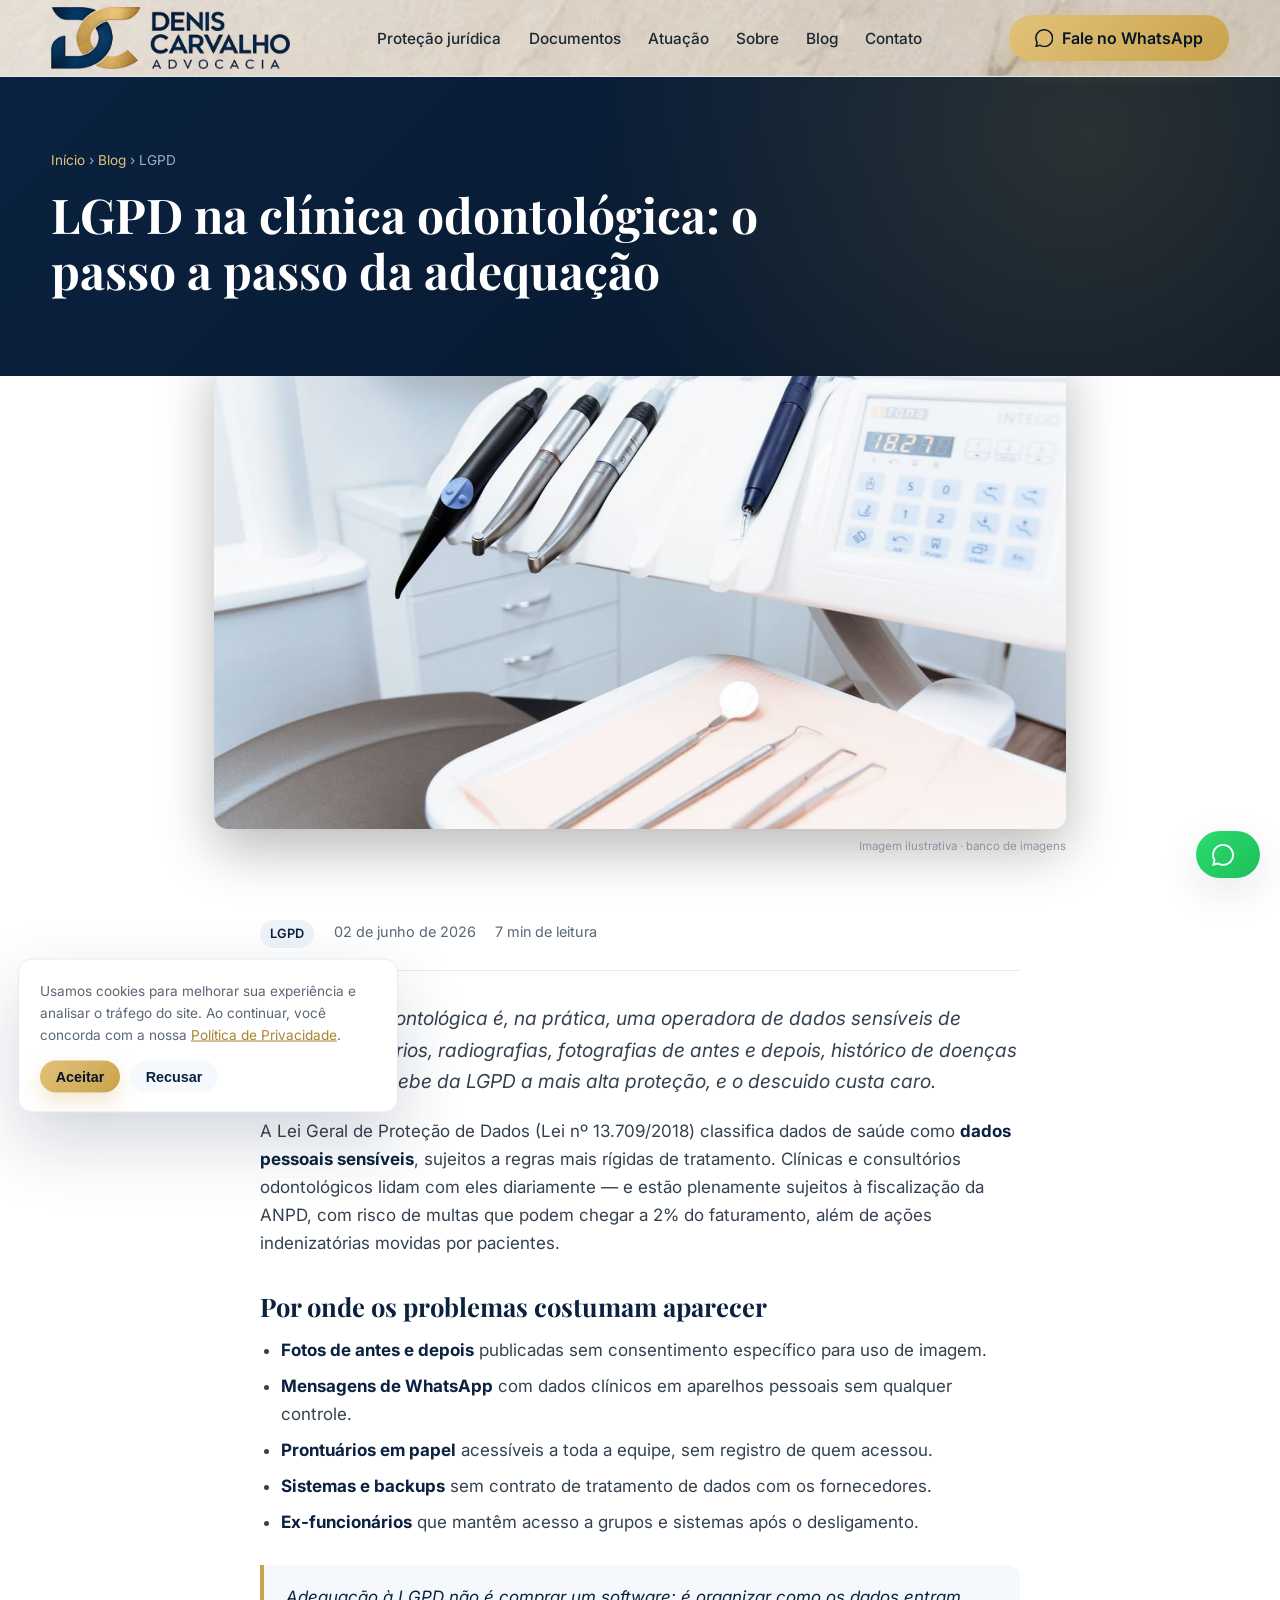
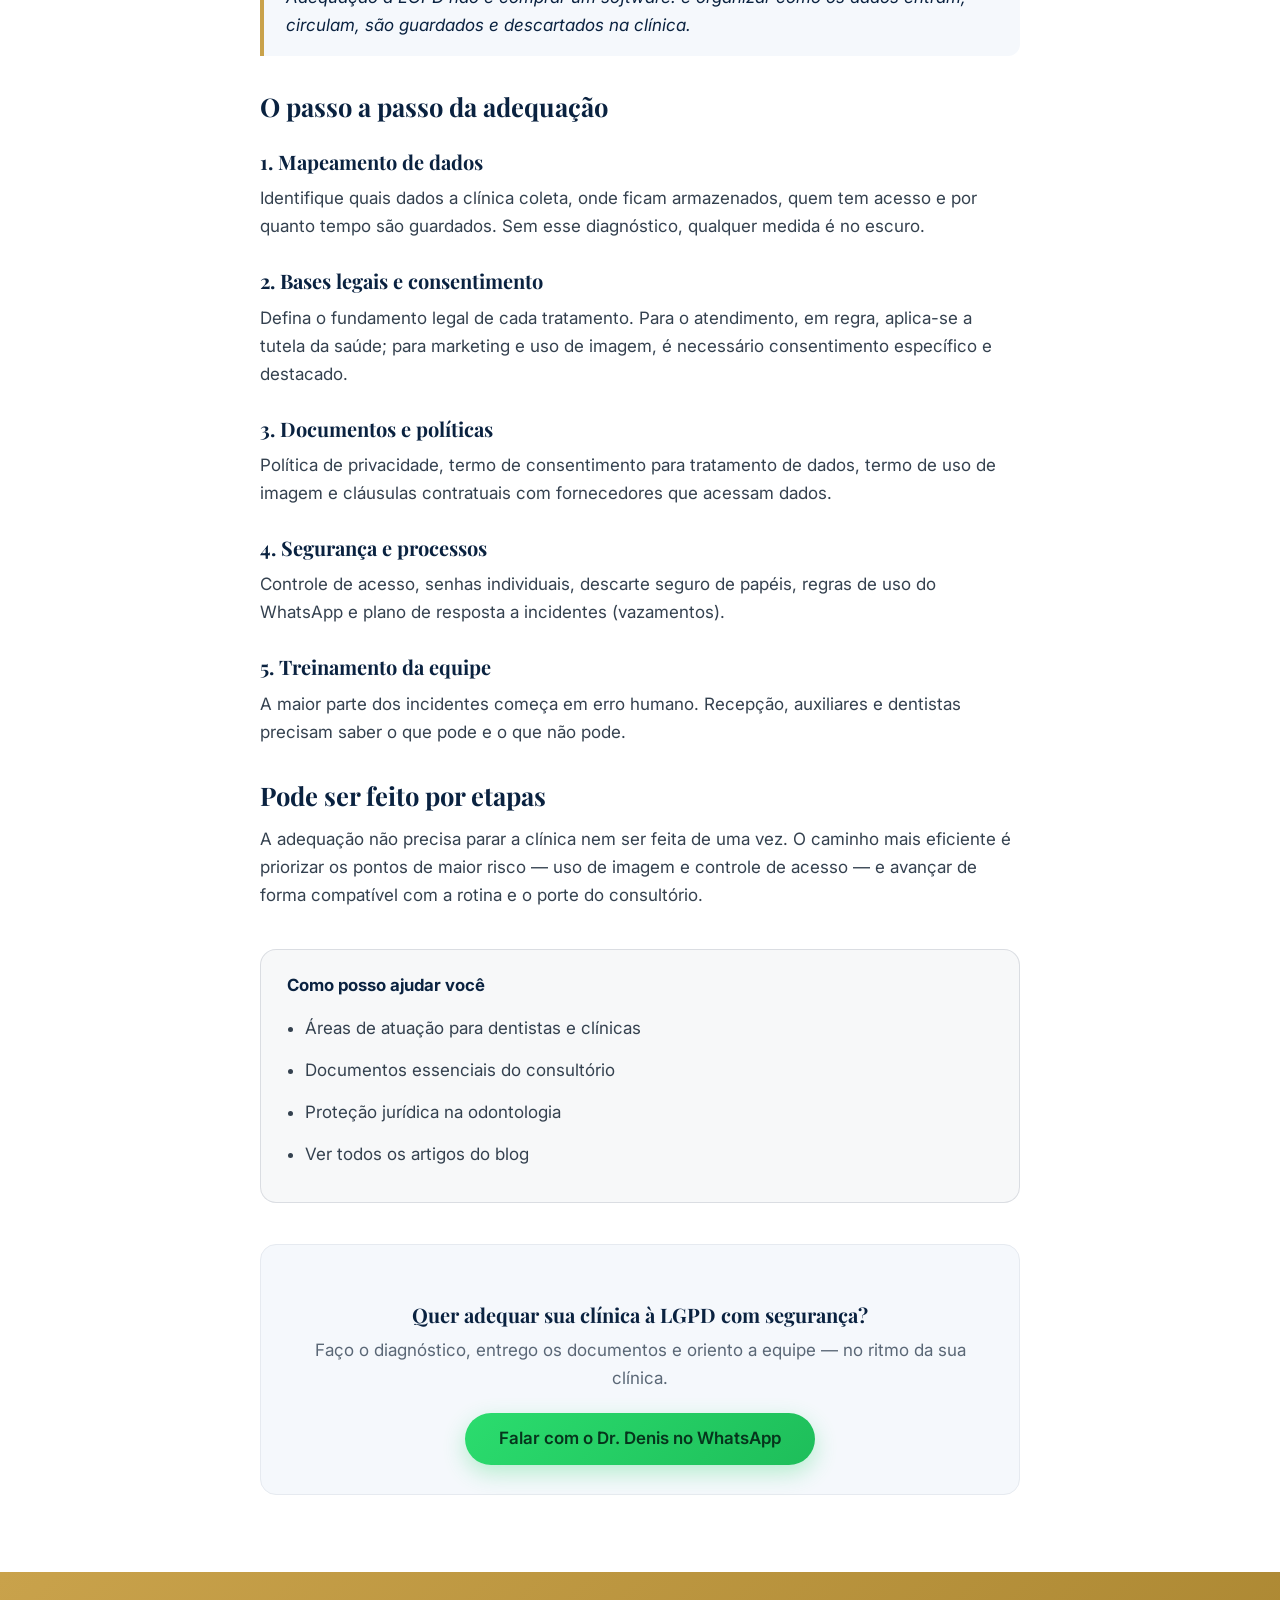
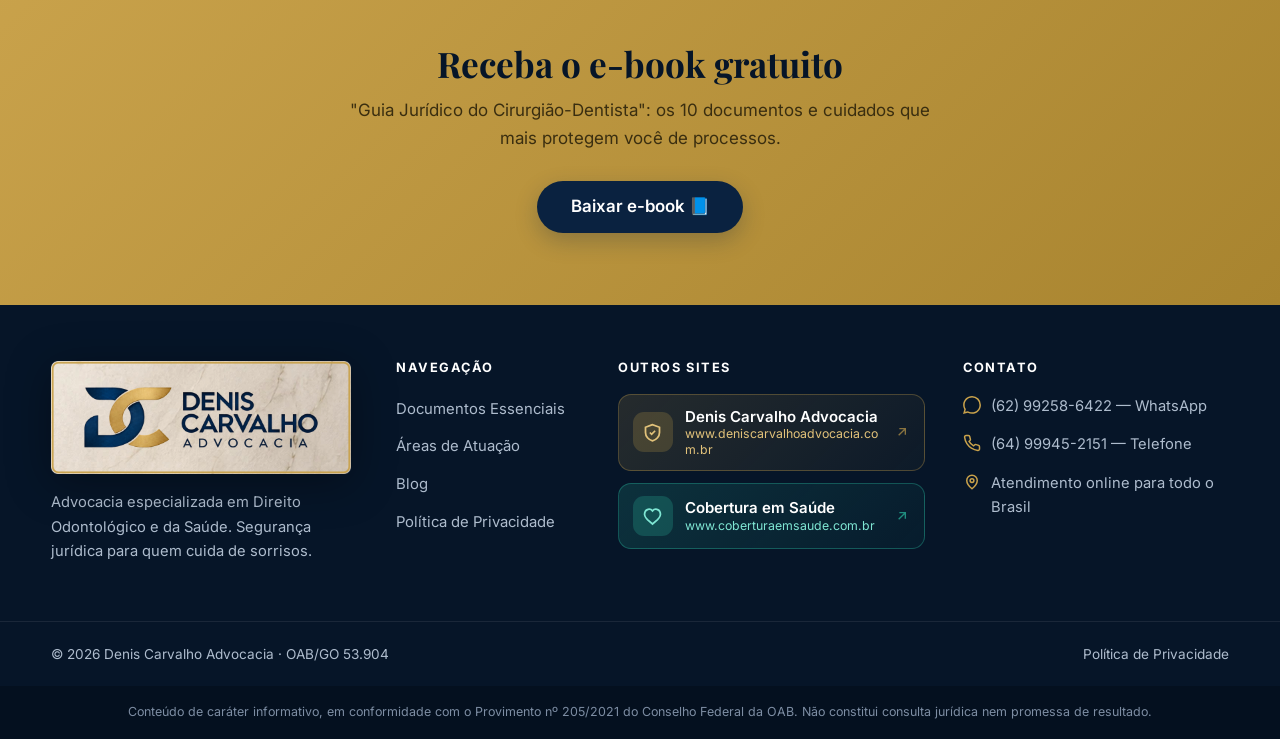
<file: artigo-lgpd-clinica.html>
<!DOCTYPE html>
<html lang="pt-BR">
<head>
  <meta charset="UTF-8">
  <meta name="viewport" content="width=device-width, initial-scale=1.0">
  <title>LGPD na clínica odontológica: o passo a passo da adequação | Advocacia Odontológica</title>
  <meta name="description" content="Prontuários, radiografias e fotos clínicas são dados sensíveis. Veja o passo a passo para adequar sua clínica odontológica à LGPD e evitar multas da ANPD.">
  <link rel="canonical" href="https://www.advocaciaodontologica.com.br/artigo-lgpd-clinica.html">
  <link rel="icon" type="image/png" href="assets/img/favicon.png?v=8">
  <meta property="og:type" content="article">
  <meta property="og:title" content="LGPD na clínica odontológica: o passo a passo da adequação">
  <meta property="og:description" content="Como adequar a clínica odontológica à LGPD e evitar sanções da ANPD.">
  <meta property="og:image" content="https://www.advocaciaodontologica.com.br/assets/img/blog/lgpd-clinica.jpg">
  <link rel="preconnect" href="https://fonts.googleapis.com">
  <link rel="preconnect" href="https://fonts.gstatic.com" crossorigin>
  <link href="https://fonts.googleapis.com/css2?family=Playfair+Display:wght@500;600;700;800&family=Inter:wght@400;500;600;700&display=swap" rel="stylesheet">
  <link rel="stylesheet" href="assets/css/styles.css?v=20260619d">
  <script type="application/ld+json">
  {"@context":"https://schema.org","@type":"Article","image":"https://www.advocaciaodontologica.com.br/assets/img/blog/lgpd-clinica.jpg","headline":"LGPD na clínica odontológica: o passo a passo da adequação","datePublished":"2026-06-02","author":{"@type":"Person","name":"Denis Carvalho dos Santos Vieira"},"publisher":{"@type":"Organization","name":"Advocacia Odontológica — Denis Carvalho"},"mainEntityOfPage":"https://www.advocaciaodontologica.com.br/artigo-lgpd-clinica.html"}
  </script>
</head>
<body>

  <!-- HEADER -->
  <header class="site-header" id="header">
    <div class="container nav">
      <a href="index.html" class="brand" aria-label="Advocacia Odontológica — Denis Carvalho"><img src="assets/img/logo-dc.png?v=8" alt="Denis Carvalho Advocacia — Advocacia Odontológica"></a>
      <nav aria-label="Menu principal">
        <ul class="nav-links" id="navLinks">
          <li><a href="index.html#contexto">Proteção jurídica</a></li>
          <li><a href="index.html#documentos">Documentos</a></li>
          <li><a href="index.html#servicos">Atuação</a></li>
          <li><a href="index.html#sobre">Sobre</a></li>
          <li><a href="blog.html">Blog</a></li>
          <li><a href="index.html#contato">Contato</a></li>
        </ul>
      </nav>
      <div class="nav-cta">
        <a href="https://wa.me/5562992565904?text=Ol%C3%A1%2C%20Dr.%20Denis!%20Quero%20adequar%20minha%20cl%C3%ADnica%20%C3%A0%20LGPD." target="_blank" rel="noopener" class="btn btn-gold"><svg viewBox="0 0 24 24"><path d="M.06 24l1.69-6.16a11.86 11.86 0 01-1.6-5.95C.16 5.32 5.5 0 12.06 0a11.8 11.8 0 018.41 3.49 11.8 11.8 0 013.48 8.41c0 6.55-5.34 11.89-11.89 11.89a11.9 11.9 0 01-5.69-1.45L.06 24zm6.6-3.8c1.68.99 3.28 1.59 5.4 1.59 5.44 0 9.87-4.43 9.88-9.88a9.8 9.8 0 00-2.88-6.99A9.82 9.82 0 0012.06 2c-5.45 0-9.88 4.43-9.88 9.88 0 2.2.64 3.85 1.72 5.58l-.99 3.62 3.75-.88z"/></svg><span class="btn-text">Fale no WhatsApp</span></a>
        <button class="nav-toggle" id="navToggle" aria-label="Abrir menu" aria-controls="navLinks"><span></span><span></span><span></span></button>
      </div>
    </div>
  </header>

  <section class="article-hero">
    <div class="container">
      <div class="crumbs"><a href="index.html">Início</a> › <a href="blog.html">Blog</a> › LGPD</div>
      <h1>LGPD na clínica odontológica: o passo a passo da adequação</h1>
    </div>
  </section>

  <div class="article-cover">
    <figure>
      <img src="assets/img/blog/lgpd-clinica.jpg?v=1" alt="Equipamentos de uma clínica odontológica">
      <figcaption>Imagem ilustrativa · banco de imagens</figcaption>
    </figure>
  </div>


  <article class="article">
    <div class="container article__wrap">
      <div class="article__meta">
        <span class="pill">LGPD</span>
        <span>02 de junho de 2026</span>
        <span>7 min de leitura</span>
      </div>

      <p class="article__lead">Toda clínica odontológica é, na prática, uma operadora de dados sensíveis de saúde. Prontuários, radiografias, fotografias de antes e depois, histórico de doenças — tudo isso recebe da LGPD a mais alta proteção, e o descuido custa caro.</p>

      <p>A Lei Geral de Proteção de Dados (Lei nº 13.709/2018) classifica dados de saúde como <strong>dados pessoais sensíveis</strong>, sujeitos a regras mais rígidas de tratamento. Clínicas e consultórios odontológicos lidam com eles diariamente — e estão plenamente sujeitos à fiscalização da ANPD, com risco de multas que podem chegar a 2% do faturamento, além de ações indenizatórias movidas por pacientes.</p>

      <h2>Por onde os problemas costumam aparecer</h2>
      <ul>
        <li><strong>Fotos de antes e depois</strong> publicadas sem consentimento específico para uso de imagem.</li>
        <li><strong>Mensagens de WhatsApp</strong> com dados clínicos em aparelhos pessoais sem qualquer controle.</li>
        <li><strong>Prontuários em papel</strong> acessíveis a toda a equipe, sem registro de quem acessou.</li>
        <li><strong>Sistemas e backups</strong> sem contrato de tratamento de dados com os fornecedores.</li>
        <li><strong>Ex-funcionários</strong> que mantêm acesso a grupos e sistemas após o desligamento.</li>
      </ul>

      <blockquote>Adequação à LGPD não é comprar um software: é organizar como os dados entram, circulam, são guardados e descartados na clínica.</blockquote>

      <h2>O passo a passo da adequação</h2>
      <h3>1. Mapeamento de dados</h3>
      <p>Identifique quais dados a clínica coleta, onde ficam armazenados, quem tem acesso e por quanto tempo são guardados. Sem esse diagnóstico, qualquer medida é no escuro.</p>
      <h3>2. Bases legais e consentimento</h3>
      <p>Defina o fundamento legal de cada tratamento. Para o atendimento, em regra, aplica-se a tutela da saúde; para marketing e uso de imagem, é necessário consentimento específico e destacado.</p>
      <h3>3. Documentos e políticas</h3>
      <p>Política de privacidade, termo de consentimento para tratamento de dados, termo de uso de imagem e cláusulas contratuais com fornecedores que acessam dados.</p>
      <h3>4. Segurança e processos</h3>
      <p>Controle de acesso, senhas individuais, descarte seguro de papéis, regras de uso do WhatsApp e plano de resposta a incidentes (vazamentos).</p>
      <h3>5. Treinamento da equipe</h3>
      <p>A maior parte dos incidentes começa em erro humano. Recepção, auxiliares e dentistas precisam saber o que pode e o que não pode.</p>

      <h2>Pode ser feito por etapas</h2>
      <p>A adequação não precisa parar a clínica nem ser feita de uma vez. O caminho mais eficiente é priorizar os pontos de maior risco — uso de imagem e controle de acesso — e avançar de forma compatível com a rotina e o porte do consultório.</p>

      <aside class="article-servicos" aria-label="Como posso ajudar você" style="margin:2.5rem 0;padding:1.4rem 1.6rem;border:1px solid rgba(11,31,59,.12);border-radius:16px;background:rgba(11,31,59,.03)">
        <strong style="display:block;font-size:1.05rem;margin-bottom:.7rem;color:var(--navy,#0b1f3b)">Como posso ajudar você</strong>
        <ul style="margin:0;padding-left:1.15rem;line-height:2"><li><a href="index.html#servicos">Áreas de atuação para dentistas e clínicas</a></li><li><a href="index.html#documentos">Documentos essenciais do consultório</a></li><li><a href="index.html#contexto">Proteção jurídica na odontologia</a></li><li><a href="blog.html">Ver todos os artigos do blog</a></li></ul>
      </aside>
      <div class="article__cta">
        <h3>Quer adequar sua clínica à LGPD com segurança?</h3>
        <p>Faço o diagnóstico, entrego os documentos e oriento a equipe — no ritmo da sua clínica.</p>
        <a href="https://wa.me/5562992565904?text=Ol%C3%A1%2C%20Dr.%20Denis!%20Quero%20adequar%20minha%20cl%C3%ADnica%20%C3%A0%20LGPD%20e%20gostaria%20de%20orienta%C3%A7%C3%A3o." target="_blank" rel="noopener" class="btn btn-whatsapp btn-lg">Falar com o Dr. Denis no WhatsApp</a>
      </div>
    </div>
  </article>

  <section class="cta-band">
    <div class="container">
      <h2>Receba o e-book gratuito</h2>
      <p>"Guia Jurídico do Cirurgião-Dentista": os 10 documentos e cuidados que mais protegem você de processos.</p>
      <a href="index.html#ebook" class="btn btn-navy btn-lg">Baixar e-book 📘</a>
    </div>
  </section>

  <footer class="footer">
    <div class="container">
      <div class="grid">
        <div class="f-brand">
          <img src="assets/img/logo-rodape-marmore.png?v=8" alt="Denis Carvalho Advocacia">
          <p>Advocacia especializada em Direito Odontológico e da Saúde. Segurança jurídica para quem cuida de sorrisos.</p>
        </div>
        <div>
          <h4>Navegação</h4>
          <ul><li><a href="index.html#documentos">Documentos Essenciais</a></li><li><a href="index.html#servicos">Áreas de Atuação</a></li><li><a href="blog.html">Blog</a></li><li><a href="privacidade.html">Política de Privacidade</a></li></ul>
        </div>
        <div>
          <h4>Outros sites</h4>
          <div class="f-sites">
            <a href="https://www.deniscarvalhoadvocacia.com.br" target="_blank" rel="noopener" class="f-site-card">
              <span class="f-site-ic"><svg viewBox="0 0 24 24" fill="none" stroke="currentColor" stroke-width="2"><path d="M12 3 4 6v6c0 4.4 3.4 8.5 8 9.5 4.6-1 8-5.1 8-9.5V6l-8-3Z"/><path d="m9 12 2 2 4-4"/></svg></span>
              <span class="f-site-txt"><span class="f-site-nm">Denis Carvalho Advocacia</span><span class="f-site-url">www.deniscarvalhoadvocacia.com.br</span></span>
              <svg class="f-site-go" viewBox="0 0 24 24" fill="none" stroke="currentColor" stroke-width="2"><path d="M7 17 17 7M8 7h9v9"/></svg>
            </a>
            <a href="https://www.coberturaemsaude.com.br" target="_blank" rel="noopener" class="f-site-card f-site-card--health">
              <span class="f-site-ic"><svg viewBox="0 0 24 24" fill="none" stroke="currentColor" stroke-width="2"><path d="M20.8 7.6a5 5 0 0 0-8.8-2 5 5 0 0 0-8.8 2c-1 3 1 6 3 8l5.8 5 5.8-5c2-2 4-5 3-8Z"/></svg></span>
              <span class="f-site-txt"><span class="f-site-nm">Cobertura em Saúde</span><span class="f-site-url">www.coberturaemsaude.com.br</span></span>
              <svg class="f-site-go" viewBox="0 0 24 24" fill="none" stroke="currentColor" stroke-width="2"><path d="M7 17 17 7M8 7h9v9"/></svg>
            </a>
          </div>
        </div>
        <div class="f-contact">
          <h4>Contato</h4>
          <div class="fc"><svg viewBox="0 0 24 24" fill="currentColor"><path d="M.06 24l1.69-6.16a11.86 11.86 0 01-1.6-5.95C.16 5.32 5.5 0 12.06 0a11.8 11.8 0 018.41 3.49 11.8 11.8 0 013.48 8.41c0 6.55-5.34 11.89-11.89 11.89a11.9 11.9 0 01-5.69-1.45L.06 24zm6.6-3.8c1.68.99 3.28 1.59 5.4 1.59 5.44 0 9.87-4.43 9.88-9.88a9.8 9.8 0 00-2.88-6.99A9.82 9.82 0 0012.06 2c-5.45 0-9.88 4.43-9.88 9.88 0 2.2.64 3.85 1.72 5.58l-.99 3.62 3.75-.88z"/></svg><div><a href="https://wa.me/5562992565904" target="_blank" rel="noopener">(62) 99258-6422</a> — WhatsApp</div></div><div class="fc"><svg viewBox="0 0 24 24" fill="none" stroke="currentColor" stroke-width="2"><path d="M22 16.92v3a2 2 0 01-2.18 2 19.8 19.8 0 01-8.63-3.07 19.5 19.5 0 01-6-6 19.8 19.8 0 01-3.07-8.67A2 2 0 014.11 2h3a2 2 0 012 1.72c.13.96.36 1.9.7 2.81a2 2 0 01-.45 2.11L8.09 9.91a16 16 0 006 6l1.27-1.27a2 2 0 012.11-.45c.91.34 1.85.57 2.81.7A2 2 0 0122 16.92z"/></svg><div>(64) 99945-2151 — Telefone</div></div>
          <div class="fc"><svg viewBox="0 0 24 24" fill="none" stroke="currentColor" stroke-width="2"><path d="M12 21s-7-5.6-7-11a7 7 0 0114 0c0 5.4-7 11-7 11z"/><circle cx="12" cy="10" r="2.5"/></svg><div>Atendimento online para todo o Brasil</div></div>
        </div>
      </div>
    </div>
    <div class="footer-bottom"><div class="container"><span>© <span class="js-year">2026</span> Denis Carvalho Advocacia · OAB/GO 53.904</span><span><a href="privacidade.html">Política de Privacidade</a></span></div></div>
    <div class="disclaimer"><div class="container">Conteúdo de caráter informativo, em conformidade com o Provimento nº 205/2021 do Conselho Federal da OAB. Não constitui consulta jurídica nem promessa de resultado.</div></div>
  </footer>

  <div class="fab-stack">
    <button class="fab-totop" id="toTop" aria-label="Voltar ao topo"><svg viewBox="0 0 24 24" fill="none" stroke="currentColor" stroke-width="2.5"><path d="M18 15l-6-6-6 6"/></svg></button>
    <a href="https://wa.me/5562992565904?text=Ol%C3%A1%2C%20Dr.%20Denis!%20Vim%20pelo%20blog%20e%20gostaria%20de%20uma%20orienta%C3%A7%C3%A3o." target="_blank" rel="noopener" class="fab fab-whats" aria-label="Fale no WhatsApp"><svg viewBox="0 0 24 24" fill="currentColor"><path d="M.06 24l1.69-6.16a11.86 11.86 0 01-1.6-5.95C.16 5.32 5.5 0 12.06 0a11.8 11.8 0 018.41 3.49 11.8 11.8 0 013.48 8.41c0 6.55-5.34 11.89-11.89 11.89a11.9 11.9 0 01-5.69-1.45L.06 24zm6.6-3.8c1.68.99 3.28 1.59 5.4 1.59 5.44 0 9.87-4.43 9.88-9.88a9.8 9.8 0 00-2.88-6.99A9.82 9.82 0 0012.06 2c-5.45 0-9.88 4.43-9.88 9.88 0 2.2.64 3.85 1.72 5.58l-.99 3.62 3.75-.88z"/></svg><span class="fab-label">Fale comigo no WhatsApp</span></a>
  </div>

  <script src="assets/js/main.js?v=20260914g" defer></script>
</body>
</html>
</file>
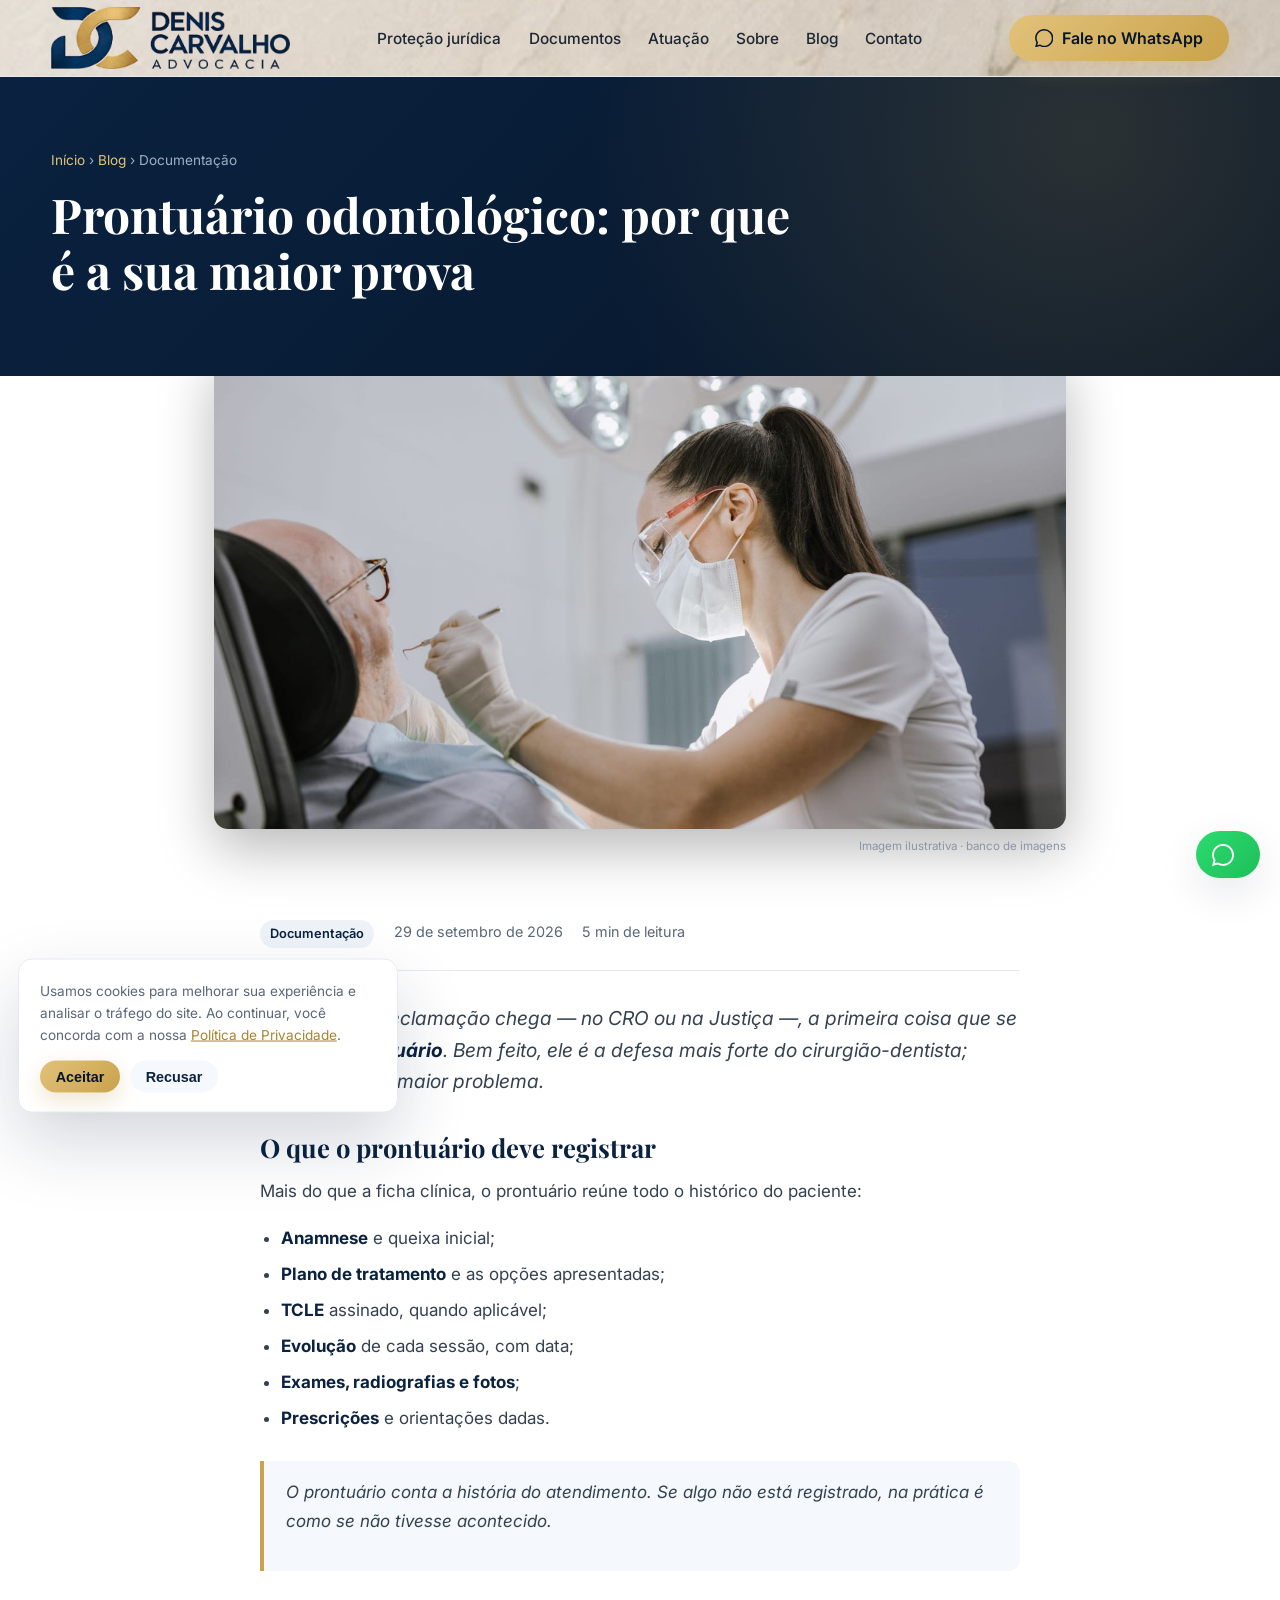
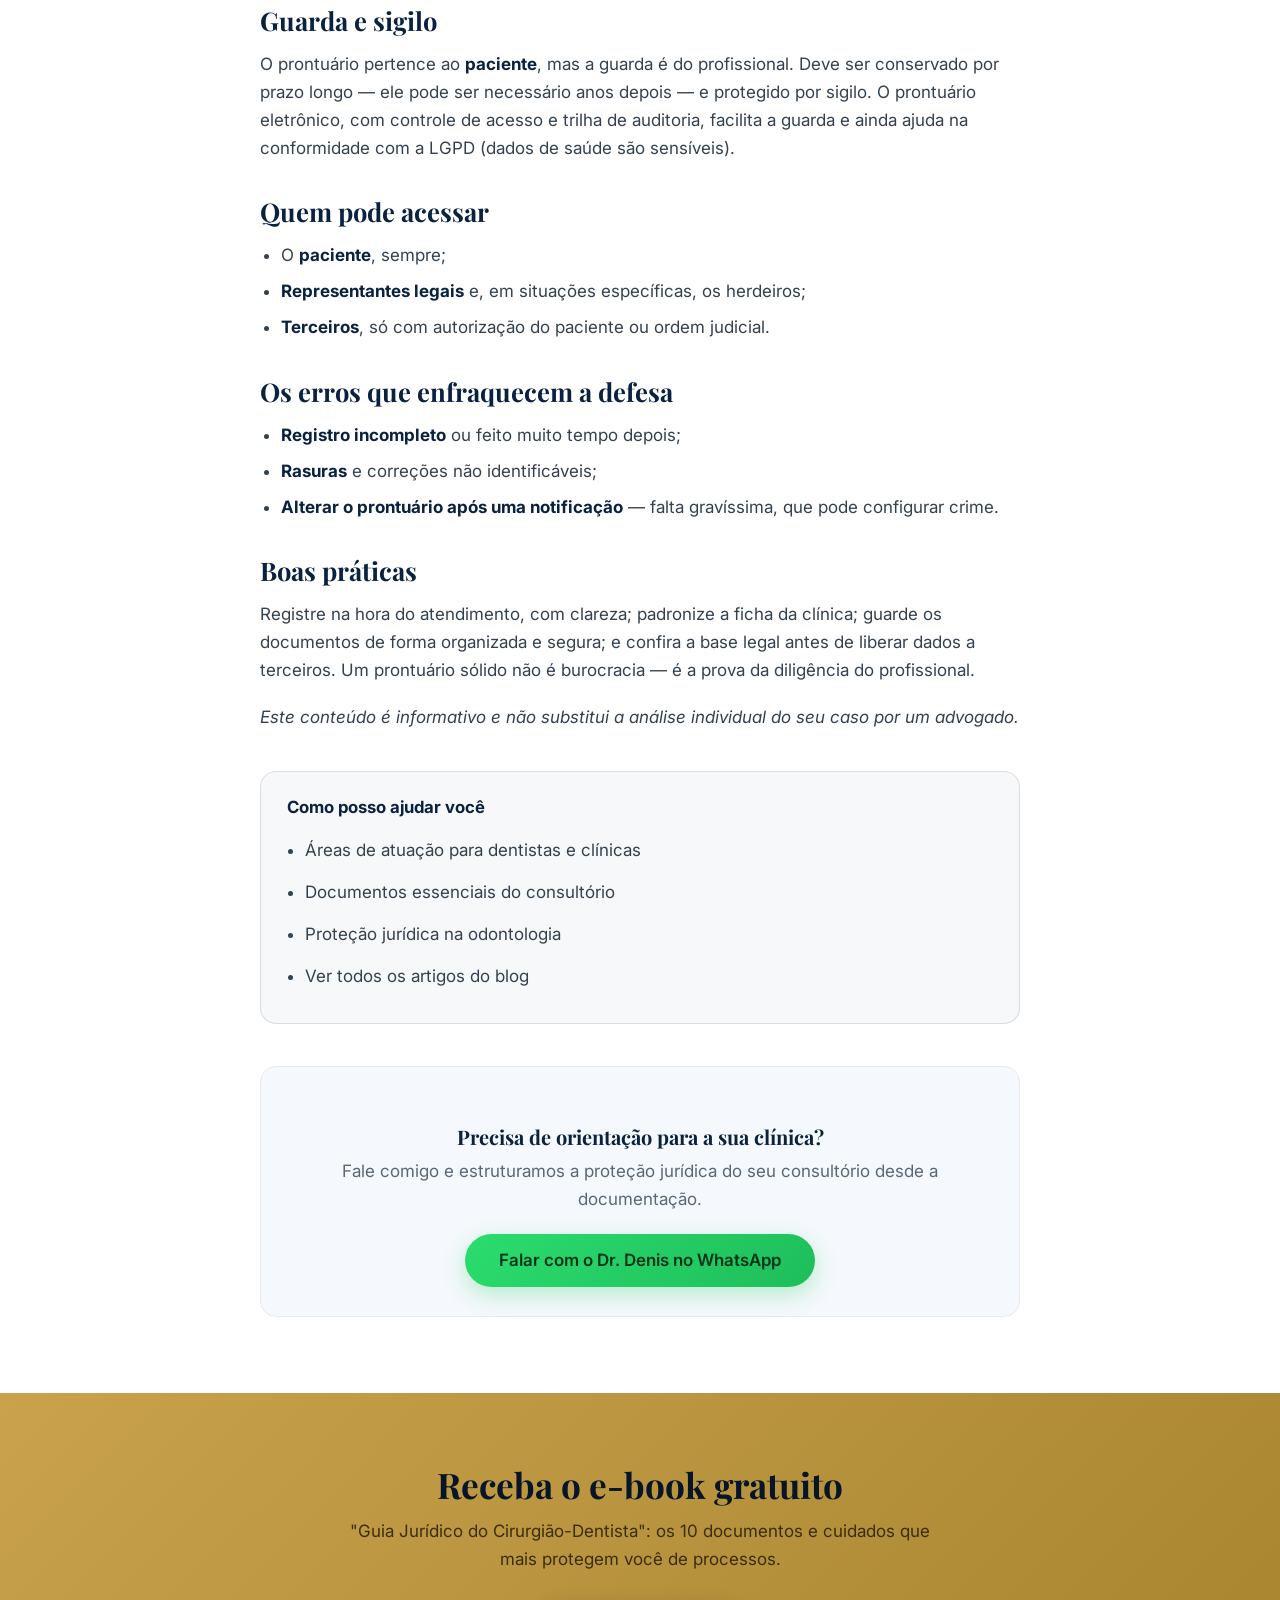
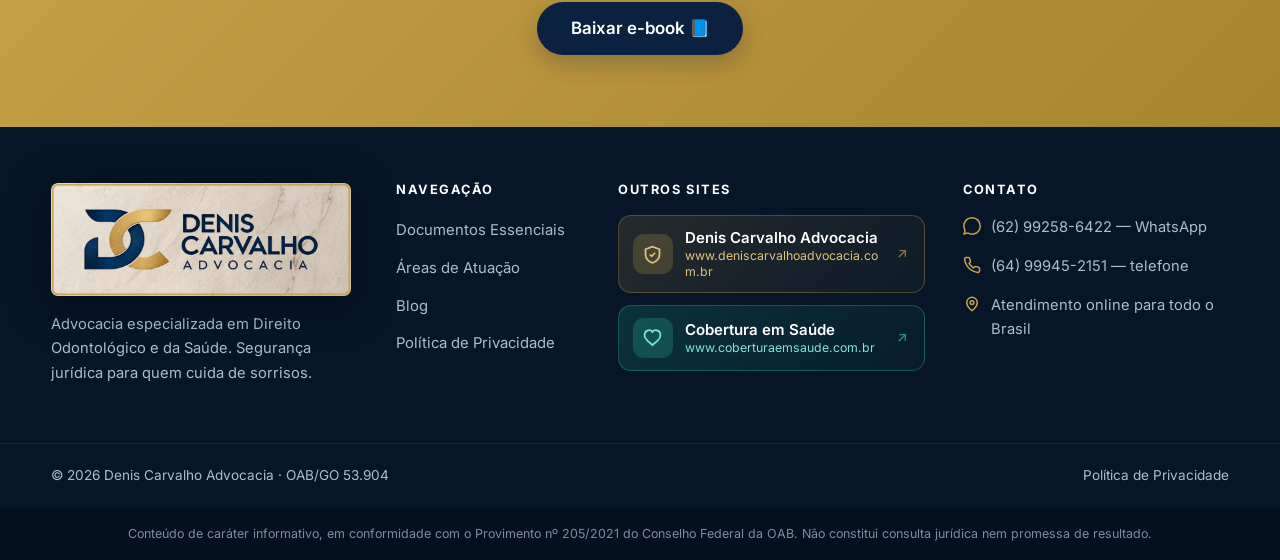
<file: artigo-prontuario-odontologico.html>
<!DOCTYPE html>
<html lang="pt-BR">
<head>
  <meta charset="UTF-8">
  <meta name="viewport" content="width=device-width, initial-scale=1.0">
  <title>Prontuário odontológico: por que é a sua maior prova | Advocacia Odontológica</title>
  <meta name="description" content="O prontuário é a principal prova do cirurgião-dentista em uma reclamação ética ou judicial. Veja o que registrar, por quanto tempo guardar e como o registro correto protege o profissional.">
  <link rel="canonical" href="https://www.advocaciaodontologica.com.br/artigo-prontuario-odontologico.html">
  <link rel="icon" type="image/png" href="assets/img/favicon.png?v=8">
  <meta property="og:type" content="article">
  <meta property="og:title" content="Prontuário odontológico: por que é a sua maior prova">
  <meta property="og:description" content="O prontuário é a principal prova do cirurgião-dentista em uma reclamação ética ou judicial. Veja o que registrar, por quanto tempo guardar e como o registro correto protege o profissional.">
  <meta property="og:image" content="https://www.advocaciaodontologica.com.br/assets/img/blog/prontuario-odontologico.jpg">
  <link rel="preconnect" href="https://fonts.googleapis.com">
  <link rel="preconnect" href="https://fonts.gstatic.com" crossorigin>
  <link href="https://fonts.googleapis.com/css2?family=Playfair+Display:wght@500;600;700;800&family=Inter:wght@400;500;600;700&display=swap" rel="stylesheet">
  <link rel="stylesheet" href="assets/css/styles.css">
  <script type="application/ld+json">
  {"@context":"https://schema.org","@type":"Article","image":"https://www.advocaciaodontologica.com.br/assets/img/blog/prontuario-odontologico.jpg","headline":"Prontuário odontológico: por que é a sua maior prova","description":"O prontuário é a principal prova do cirurgião-dentista em uma reclamação ética ou judicial. Veja o que registrar, por quanto tempo guardar e como o registro correto protege o profissional.","datePublished":"2026-09-29","author":{"@type":"Person","name":"Denis Carvalho dos Santos Vieira"},"publisher":{"@type":"Organization","name":"Advocacia Odontológica — Denis Carvalho"},"mainEntityOfPage":"https://www.advocaciaodontologica.com.br/artigo-prontuario-odontologico.html"}
  </script>
</head>
<body>

  <header class="site-header" id="header">
    <div class="container nav">
      <a href="index.html" class="brand"><img src="assets/img/logo-dc.png?v=8" alt="Denis Carvalho Advocacia"></a>
      <nav aria-label="Menu principal">
        <ul class="nav-links" id="navLinks"><li><a href="index.html#contexto">Proteção jurídica</a></li><li><a href="index.html#documentos">Documentos</a></li><li><a href="index.html#servicos">Atuação</a></li><li><a href="index.html#sobre">Sobre</a></li><li><a href="blog.html">Blog</a></li><li><a href="index.html#contato">Contato</a></li></ul>
      </nav>
      <div class="nav-cta">
        <a href="https://wa.me/5562992565904?text=Ol%C3%A1%2C%20Dr.%20Denis!%20Vim%20pelo%20blog%20e%20gostaria%20de%20orienta%C3%A7%C3%A3o." target="_blank" rel="noopener" class="btn btn-gold"><svg viewBox="0 0 24 24" fill="currentColor"><path d="M.06 24l1.69-6.16a11.86 11.86 0 01-1.6-5.95C.16 5.32 5.5 0 12.06 0a11.8 11.8 0 018.41 3.49 11.8 11.8 0 013.48 8.41c0 6.55-5.34 11.89-11.89 11.89a11.9 11.9 0 01-5.69-1.45L.06 24zm6.6-3.8c1.68.99 3.28 1.59 5.4 1.59 5.44 0 9.87-4.43 9.88-9.88a9.8 9.8 0 00-2.88-6.99A9.82 9.82 0 0012.06 2c-5.45 0-9.88 4.43-9.88 9.88 0 2.2.64 3.85 1.72 5.58l-.99 3.62 3.75-.88z"/></svg><span class="btn-text">Fale no WhatsApp</span></a>
        <button class="nav-toggle" id="navToggle" aria-label="Abrir menu" aria-controls="navLinks"><span></span><span></span><span></span></button>
      </div>
    </div>
  </header>

  <section class="article-hero">
    <div class="container">
      <div class="crumbs"><a href="index.html">Início</a> › <a href="blog.html">Blog</a> › Documentação</div>
      <h1>Prontuário odontológico: por que é a sua maior prova</h1>
    </div>
  </section>

  <div class="article-cover">
    <figure>
      <img src="assets/img/blog/prontuario-odontologico.jpg?v=1" alt="Dentista atendendo um paciente em consultório odontológico">
      <figcaption>Imagem ilustrativa · banco de imagens</figcaption>
    </figure>
  </div>

  <article class="article">
    <div class="container article__wrap">
      <div class="article__meta">
        <span class="pill">Documentação</span>
        <span>29 de setembro de 2026</span>
        <span>5 min de leitura</span>
      </div>
      <p class="article__lead">Quando uma reclamação chega — no CRO ou na Justiça —, a primeira coisa que se pede é o <strong>prontuário</strong>. Bem feito, ele é a defesa mais forte do cirurgião-dentista; malfeito, vira o maior problema.</p>
<h2>O que o prontuário deve registrar</h2>
<p>Mais do que a ficha clínica, o prontuário reúne todo o histórico do paciente:</p>
<ul>
<li><strong>Anamnese</strong> e queixa inicial;</li>
<li><strong>Plano de tratamento</strong> e as opções apresentadas;</li>
<li><strong>TCLE</strong> assinado, quando aplicável;</li>
<li><strong>Evolução</strong> de cada sessão, com data;</li>
<li><strong>Exames, radiografias e fotos</strong>;</li>
<li><strong>Prescrições</strong> e orientações dadas.</li>
</ul>
<blockquote>
<p>O prontuário conta a história do atendimento. Se algo não está registrado, na prática é como se não tivesse acontecido.</p>
</blockquote>
<h2>Guarda e sigilo</h2>
<p>O prontuário pertence ao <strong>paciente</strong>, mas a guarda é do profissional. Deve ser conservado por prazo longo — ele pode ser necessário anos depois — e protegido por sigilo. O prontuário eletrônico, com controle de acesso e trilha de auditoria, facilita a guarda e ainda ajuda na conformidade com a LGPD (dados de saúde são sensíveis).</p>
<h2>Quem pode acessar</h2>
<ul>
<li>O <strong>paciente</strong>, sempre;</li>
<li><strong>Representantes legais</strong> e, em situações específicas, os herdeiros;</li>
<li><strong>Terceiros</strong>, só com autorização do paciente ou ordem judicial.</li>
</ul>
<h2>Os erros que enfraquecem a defesa</h2>
<ul>
<li><strong>Registro incompleto</strong> ou feito muito tempo depois;</li>
<li><strong>Rasuras</strong> e correções não identificáveis;</li>
<li><strong>Alterar o prontuário após uma notificação</strong> — falta gravíssima, que pode configurar crime.</li>
</ul>
<h2>Boas práticas</h2>
<p>Registre na hora do atendimento, com clareza; padronize a ficha da clínica; guarde os documentos de forma organizada e segura; e confira a base legal antes de liberar dados a terceiros. Um prontuário sólido não é burocracia — é a prova da diligência do profissional.</p>
<p><em>Este conteúdo é informativo e não substitui a análise individual do seu caso por um advogado.</em></p>

      <aside class="article-servicos" aria-label="Como posso ajudar você" style="margin:2.5rem 0;padding:1.4rem 1.6rem;border:1px solid rgba(11,31,59,.12);border-radius:16px;background:rgba(11,31,59,.03)">
        <strong style="display:block;font-size:1.05rem;margin-bottom:.7rem;color:var(--navy,#0b1f3b)">Como posso ajudar você</strong>
        <ul style="margin:0;padding-left:1.15rem;line-height:2"><li><a href="index.html#servicos">Áreas de atuação para dentistas e clínicas</a></li><li><a href="index.html#documentos">Documentos essenciais do consultório</a></li><li><a href="index.html#contexto">Proteção jurídica na odontologia</a></li><li><a href="blog.html">Ver todos os artigos do blog</a></li></ul>
      </aside>
      <div class="article__cta">
        <h3>Precisa de orientação para a sua clínica?</h3>
        <p>Fale comigo e estruturamos a proteção jurídica do seu consultório desde a documentação.</p>
        <a href="https://wa.me/5562992565904?text=Ol%C3%A1%2C%20Dr.%20Denis!%20Vim%20pelo%20blog%20e%20preciso%20de%20orienta%C3%A7%C3%A3o." target="_blank" rel="noopener" class="btn btn-whatsapp btn-lg">Falar com o Dr. Denis no WhatsApp</a>
      </div>
    </div>
  </article>

  <section class="cta-band"><div class="container"><h2>Receba o e-book gratuito</h2><p>"Guia Jurídico do Cirurgião-Dentista": os 10 documentos e cuidados que mais protegem você de processos.</p><a href="index.html#ebook" class="btn btn-navy btn-lg">Baixar e-book 📘</a></div></section>

  <footer class="footer">
    <div class="container">
      <div class="grid">
        <div class="f-brand"><img src="assets/img/logo-rodape-marmore.png?v=8" alt="Denis Carvalho Advocacia"><p>Advocacia especializada em Direito Odontológico e da Saúde. Segurança jurídica para quem cuida de sorrisos.</p></div>
        <div><h4>Navegação</h4><ul><li><a href="index.html#documentos">Documentos Essenciais</a></li><li><a href="index.html#servicos">Áreas de Atuação</a></li><li><a href="blog.html">Blog</a></li><li><a href="privacidade.html">Política de Privacidade</a></li></ul></div>
        <div><h4>Outros sites</h4><div class="f-sites">
            <a href="https://www.deniscarvalhoadvocacia.com.br" target="_blank" rel="noopener" class="f-site-card"><span class="f-site-ic"><svg viewBox="0 0 24 24" fill="none" stroke="currentColor" stroke-width="2"><path d="M12 3 4 6v6c0 4.4 3.4 8.5 8 9.5 4.6-1 8-5.1 8-9.5V6l-8-3Z"/><path d="m9 12 2 2 4-4"/></svg></span><span class="f-site-txt"><span class="f-site-nm">Denis Carvalho Advocacia</span><span class="f-site-url">www.deniscarvalhoadvocacia.com.br</span></span><svg class="f-site-go" viewBox="0 0 24 24" fill="none" stroke="currentColor" stroke-width="2"><path d="M7 17 17 7M8 7h9v9"/></svg></a>
            <a href="https://www.coberturaemsaude.com.br" target="_blank" rel="noopener" class="f-site-card f-site-card--health"><span class="f-site-ic"><svg viewBox="0 0 24 24" fill="none" stroke="currentColor" stroke-width="2"><path d="M20.8 7.6a5 5 0 0 0-8.8-2 5 5 0 0 0-8.8 2c-1 3 1 6 3 8l5.8 5 5.8-5c2-2 4-5 3-8Z"/></svg></span><span class="f-site-txt"><span class="f-site-nm">Cobertura em Saúde</span><span class="f-site-url">www.coberturaemsaude.com.br</span></span><svg class="f-site-go" viewBox="0 0 24 24" fill="none" stroke="currentColor" stroke-width="2"><path d="M7 17 17 7M8 7h9v9"/></svg></a>
          </div></div>
        <div class="f-contact"><h4>Contato</h4>
          <div class="fc"><svg viewBox="0 0 24 24" fill="currentColor"><path d="M.06 24l1.69-6.16a11.86 11.86 0 01-1.6-5.95C.16 5.32 5.5 0 12.06 0a11.8 11.8 0 018.41 3.49 11.8 11.8 0 013.48 8.41c0 6.55-5.34 11.89-11.89 11.89a11.9 11.9 0 01-5.69-1.45L.06 24zm6.6-3.8c1.68.99 3.28 1.59 5.4 1.59 5.44 0 9.87-4.43 9.88-9.88a9.8 9.8 0 00-2.88-6.99A9.82 9.82 0 0012.06 2c-5.45 0-9.88 4.43-9.88 9.88 0 2.2.64 3.85 1.72 5.58l-.99 3.62 3.75-.88z"/></svg><div><a href="https://wa.me/5562992565904" target="_blank" rel="noopener">(62) 99258-6422</a> — WhatsApp</div></div>
          <div class="fc"><svg viewBox="0 0 24 24" fill="none" stroke="currentColor" stroke-width="2"><path d="M22 16.92v3a2 2 0 01-2.18 2 19.8 19.8 0 01-8.63-3.07 19.5 19.5 0 01-6-6 19.8 19.8 0 01-3.07-8.67A2 2 0 014.11 2h3a2 2 0 012 1.72c.13.96.36 1.9.7 2.81a2 2 0 01-.45 2.11L8.09 9.91a16 16 0 006 6l1.27-1.27a2 2 0 012.11-.45c.91.34 1.85.57 2.81.7A2 2 0 0122 16.92z"/></svg><div>(64) 99945-2151 — telefone</div></div>
          <div class="fc"><svg viewBox="0 0 24 24" fill="none" stroke="currentColor" stroke-width="2"><path d="M12 21s-7-5.6-7-11a7 7 0 0114 0c0 5.4-7 11-7 11z"/><circle cx="12" cy="10" r="2.5"/></svg><div>Atendimento online para todo o Brasil</div></div>
        </div>
      </div>
    </div>
    <div class="footer-bottom"><div class="container"><span>© <span class="js-year">2026</span> Denis Carvalho Advocacia · OAB/GO 53.904</span><span><a href="privacidade.html">Política de Privacidade</a></span></div></div>
    <div class="disclaimer"><div class="container">Conteúdo de caráter informativo, em conformidade com o Provimento nº 205/2021 do Conselho Federal da OAB. Não constitui consulta jurídica nem promessa de resultado.</div></div>
  </footer>

  <div class="fab-stack">
    <button class="fab-totop" id="toTop" aria-label="Voltar ao topo"><svg viewBox="0 0 24 24" fill="none" stroke="currentColor" stroke-width="2.5"><path d="M18 15l-6-6-6 6"/></svg></button>
    <a href="https://wa.me/5562992565904?text=Ol%C3%A1%2C%20Dr.%20Denis!%20Vim%20pelo%20blog%20e%20gostaria%20de%20uma%20orienta%C3%A7%C3%A3o." target="_blank" rel="noopener" class="fab fab-whats" aria-label="Fale no WhatsApp"><svg viewBox="0 0 24 24" fill="currentColor"><path d="M.06 24l1.69-6.16a11.86 11.86 0 01-1.6-5.95C.16 5.32 5.5 0 12.06 0a11.8 11.8 0 018.41 3.49 11.8 11.8 0 013.48 8.41c0 6.55-5.34 11.89-11.89 11.89a11.9 11.9 0 01-5.69-1.45L.06 24zm6.6-3.8c1.68.99 3.28 1.59 5.4 1.59 5.44 0 9.87-4.43 9.88-9.88a9.8 9.8 0 00-2.88-6.99A9.82 9.82 0 0012.06 2c-5.45 0-9.88 4.43-9.88 9.88 0 2.2.64 3.85 1.72 5.58l-.99 3.62 3.75-.88z"/></svg><span class="fab-label">Fale comigo no WhatsApp</span></a>
  </div>

  <script src="assets/js/main.js" defer></script>
</body>
</html>
</file>
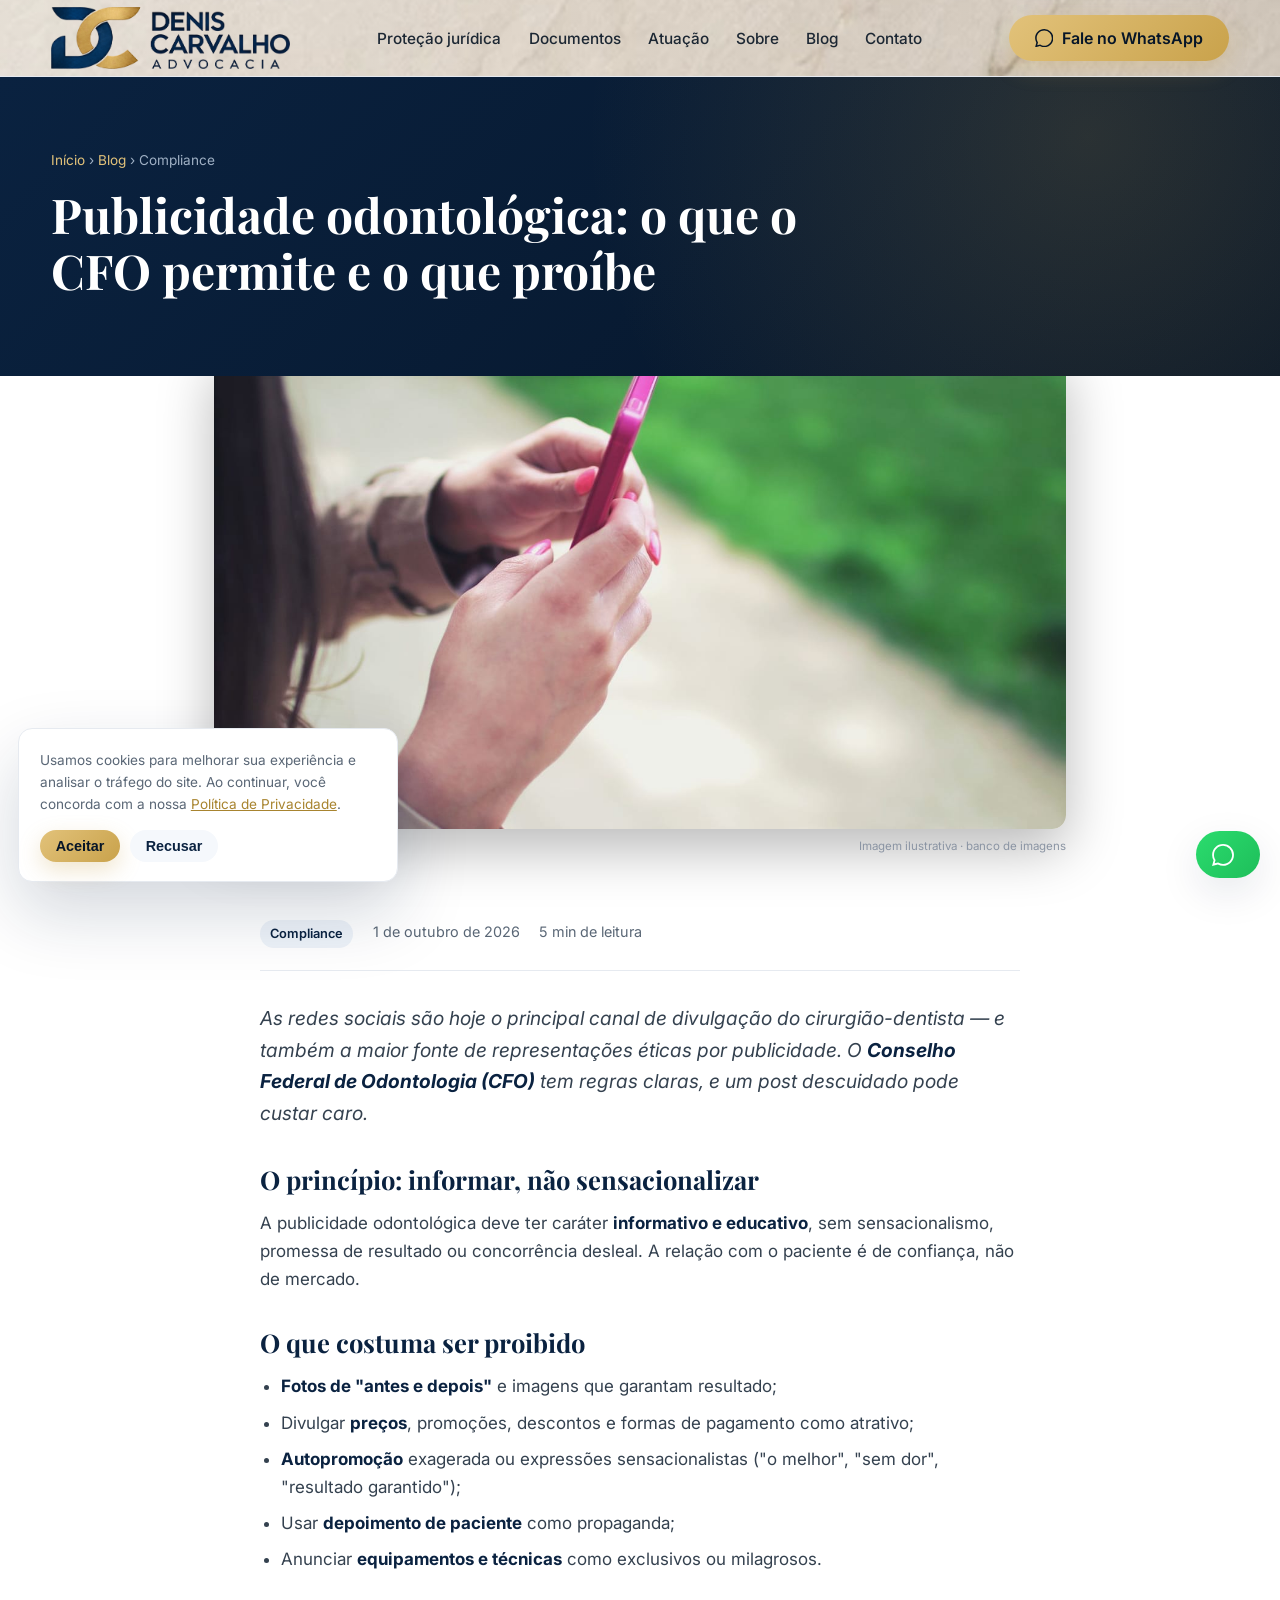
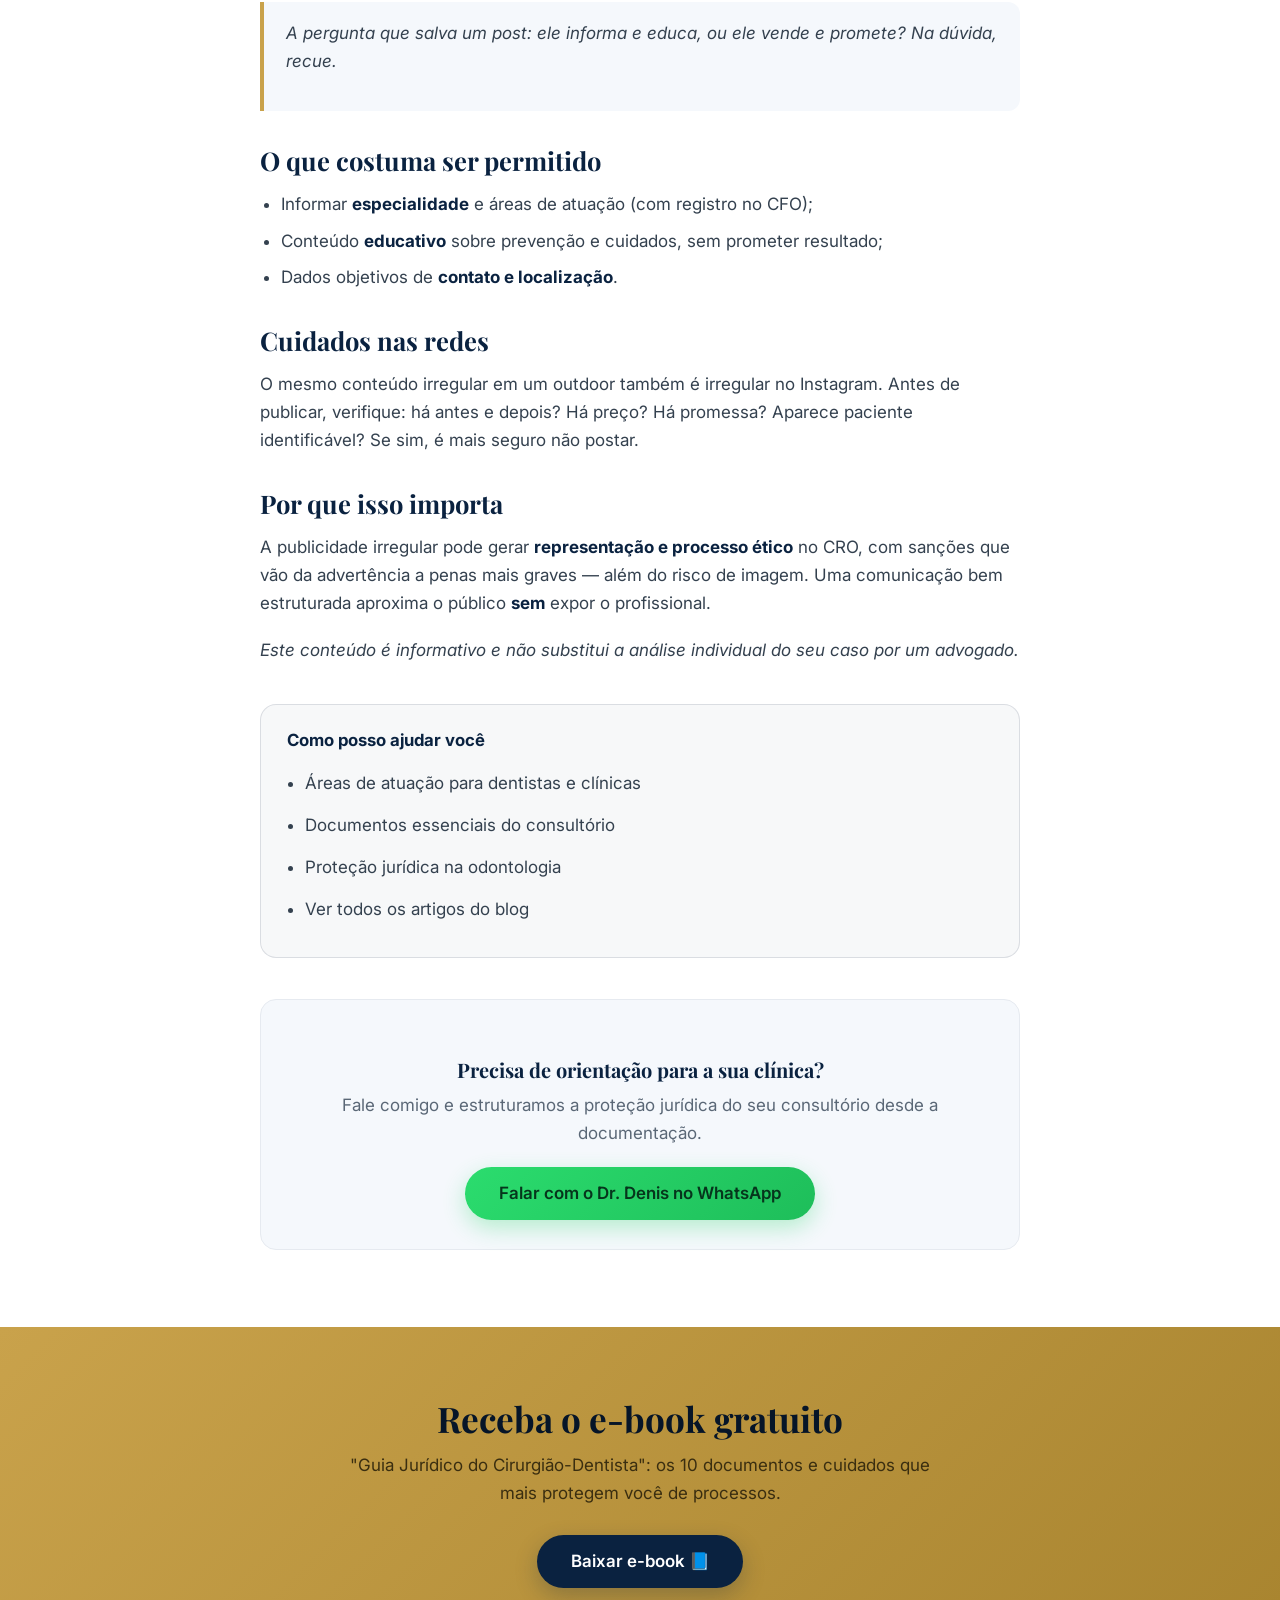
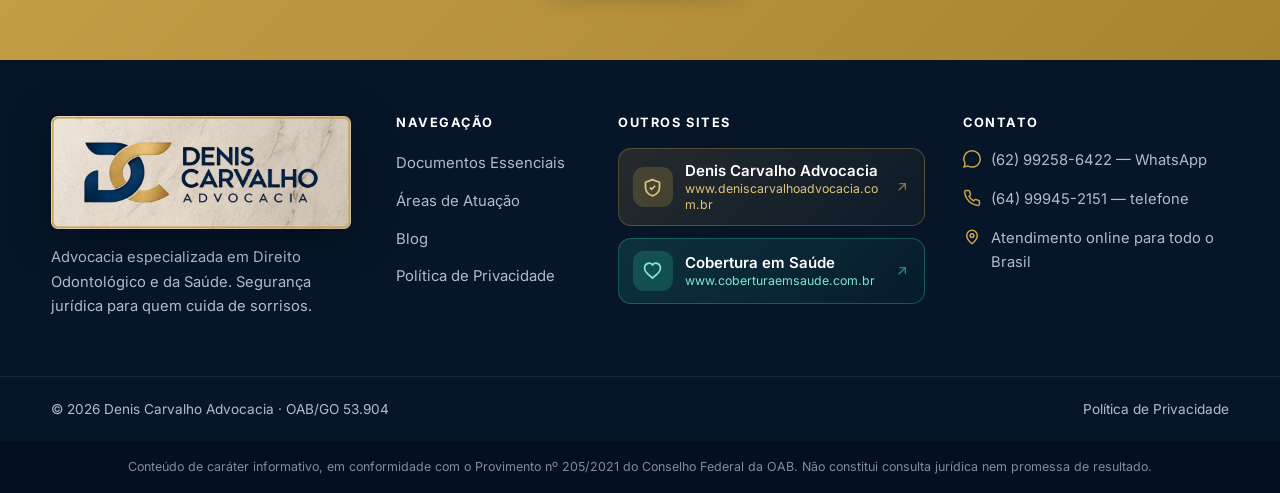
<file: artigo-publicidade-odontologica-cfo.html>
<!DOCTYPE html>
<html lang="pt-BR">
<head>
  <meta charset="UTF-8">
  <meta name="viewport" content="width=device-width, initial-scale=1.0">
  <title>Publicidade odontológica: o que o CFO permite e o que proíbe | Advocacia Odontológica</title>
  <meta name="description" content="As regras de publicidade do Conselho Federal de Odontologia: o que pode e o que não pode, os cuidados com fotos de antes e depois, preços e redes sociais, e como evitar uma representação por publicidade irregular.">
  <link rel="canonical" href="https://www.advocaciaodontologica.com.br/artigo-publicidade-odontologica-cfo.html">
  <link rel="icon" type="image/png" href="assets/img/favicon.png?v=8">
  <meta property="og:type" content="article">
  <meta property="og:title" content="Publicidade odontológica: o que o CFO permite e o que proíbe">
  <meta property="og:description" content="As regras de publicidade do Conselho Federal de Odontologia: o que pode e o que não pode, os cuidados com fotos de antes e depois, preços e redes sociais, e como evitar uma representação por publicidade irregular.">
  <meta property="og:image" content="https://www.advocaciaodontologica.com.br/assets/img/blog/publicidade-odontologica-cfo.jpg">
  <link rel="preconnect" href="https://fonts.googleapis.com">
  <link rel="preconnect" href="https://fonts.gstatic.com" crossorigin>
  <link href="https://fonts.googleapis.com/css2?family=Playfair+Display:wght@500;600;700;800&family=Inter:wght@400;500;600;700&display=swap" rel="stylesheet">
  <link rel="stylesheet" href="assets/css/styles.css">
  <script type="application/ld+json">
  {"@context":"https://schema.org","@type":"Article","image":"https://www.advocaciaodontologica.com.br/assets/img/blog/publicidade-odontologica-cfo.jpg","headline":"Publicidade odontológica: o que o CFO permite e o que proíbe","description":"As regras de publicidade do Conselho Federal de Odontologia: o que pode e o que não pode, os cuidados com fotos de antes e depois, preços e redes sociais, e como evitar uma representação por publicidade irregular.","datePublished":"2026-10-01","author":{"@type":"Person","name":"Denis Carvalho dos Santos Vieira"},"publisher":{"@type":"Organization","name":"Advocacia Odontológica — Denis Carvalho"},"mainEntityOfPage":"https://www.advocaciaodontologica.com.br/artigo-publicidade-odontologica-cfo.html"}
  </script>
</head>
<body>

  <header class="site-header" id="header">
    <div class="container nav">
      <a href="index.html" class="brand"><img src="assets/img/logo-dc.png?v=8" alt="Denis Carvalho Advocacia"></a>
      <nav aria-label="Menu principal">
        <ul class="nav-links" id="navLinks"><li><a href="index.html#contexto">Proteção jurídica</a></li><li><a href="index.html#documentos">Documentos</a></li><li><a href="index.html#servicos">Atuação</a></li><li><a href="index.html#sobre">Sobre</a></li><li><a href="blog.html">Blog</a></li><li><a href="index.html#contato">Contato</a></li></ul>
      </nav>
      <div class="nav-cta">
        <a href="https://wa.me/5562992565904?text=Ol%C3%A1%2C%20Dr.%20Denis!%20Vim%20pelo%20blog%20e%20gostaria%20de%20orienta%C3%A7%C3%A3o." target="_blank" rel="noopener" class="btn btn-gold"><svg viewBox="0 0 24 24" fill="currentColor"><path d="M.06 24l1.69-6.16a11.86 11.86 0 01-1.6-5.95C.16 5.32 5.5 0 12.06 0a11.8 11.8 0 018.41 3.49 11.8 11.8 0 013.48 8.41c0 6.55-5.34 11.89-11.89 11.89a11.9 11.9 0 01-5.69-1.45L.06 24zm6.6-3.8c1.68.99 3.28 1.59 5.4 1.59 5.44 0 9.87-4.43 9.88-9.88a9.8 9.8 0 00-2.88-6.99A9.82 9.82 0 0012.06 2c-5.45 0-9.88 4.43-9.88 9.88 0 2.2.64 3.85 1.72 5.58l-.99 3.62 3.75-.88z"/></svg><span class="btn-text">Fale no WhatsApp</span></a>
        <button class="nav-toggle" id="navToggle" aria-label="Abrir menu" aria-controls="navLinks"><span></span><span></span><span></span></button>
      </div>
    </div>
  </header>

  <section class="article-hero">
    <div class="container">
      <div class="crumbs"><a href="index.html">Início</a> › <a href="blog.html">Blog</a> › Compliance</div>
      <h1>Publicidade odontológica: o que o CFO permite e o que proíbe</h1>
    </div>
  </section>

  <div class="article-cover">
    <figure>
      <img src="assets/img/blog/publicidade-odontologica-cfo.jpg?v=1" alt="Dentista usando o smartphone no consultório">
      <figcaption>Imagem ilustrativa · banco de imagens</figcaption>
    </figure>
  </div>

  <article class="article">
    <div class="container article__wrap">
      <div class="article__meta">
        <span class="pill">Compliance</span>
        <span>1 de outubro de 2026</span>
        <span>5 min de leitura</span>
      </div>
      <p class="article__lead">As redes sociais são hoje o principal canal de divulgação do cirurgião-dentista — e também a maior fonte de representações éticas por publicidade. O <strong>Conselho Federal de Odontologia (CFO)</strong> tem regras claras, e um post descuidado pode custar caro.</p>
<h2>O princípio: informar, não sensacionalizar</h2>
<p>A publicidade odontológica deve ter caráter <strong>informativo e educativo</strong>, sem sensacionalismo, promessa de resultado ou concorrência desleal. A relação com o paciente é de confiança, não de mercado.</p>
<h2>O que costuma ser proibido</h2>
<ul>
<li><strong>Fotos de &quot;antes e depois&quot;</strong> e imagens que garantam resultado;</li>
<li>Divulgar <strong>preços</strong>, promoções, descontos e formas de pagamento como atrativo;</li>
<li><strong>Autopromoção</strong> exagerada ou expressões sensacionalistas (&quot;o melhor&quot;, &quot;sem dor&quot;, &quot;resultado garantido&quot;);</li>
<li>Usar <strong>depoimento de paciente</strong> como propaganda;</li>
<li>Anunciar <strong>equipamentos e técnicas</strong> como exclusivos ou milagrosos.</li>
</ul>
<blockquote>
<p>A pergunta que salva um post: ele informa e educa, ou ele vende e promete? Na dúvida, recue.</p>
</blockquote>
<h2>O que costuma ser permitido</h2>
<ul>
<li>Informar <strong>especialidade</strong> e áreas de atuação (com registro no CFO);</li>
<li>Conteúdo <strong>educativo</strong> sobre prevenção e cuidados, sem prometer resultado;</li>
<li>Dados objetivos de <strong>contato e localização</strong>.</li>
</ul>
<h2>Cuidados nas redes</h2>
<p>O mesmo conteúdo irregular em um outdoor também é irregular no Instagram. Antes de publicar, verifique: há antes e depois? Há preço? Há promessa? Aparece paciente identificável? Se sim, é mais seguro não postar.</p>
<h2>Por que isso importa</h2>
<p>A publicidade irregular pode gerar <strong>representação e processo ético</strong> no CRO, com sanções que vão da advertência a penas mais graves — além do risco de imagem. Uma comunicação bem estruturada aproxima o público <strong>sem</strong> expor o profissional.</p>
<p><em>Este conteúdo é informativo e não substitui a análise individual do seu caso por um advogado.</em></p>

      <aside class="article-servicos" aria-label="Como posso ajudar você" style="margin:2.5rem 0;padding:1.4rem 1.6rem;border:1px solid rgba(11,31,59,.12);border-radius:16px;background:rgba(11,31,59,.03)">
        <strong style="display:block;font-size:1.05rem;margin-bottom:.7rem;color:var(--navy,#0b1f3b)">Como posso ajudar você</strong>
        <ul style="margin:0;padding-left:1.15rem;line-height:2"><li><a href="index.html#servicos">Áreas de atuação para dentistas e clínicas</a></li><li><a href="index.html#documentos">Documentos essenciais do consultório</a></li><li><a href="index.html#contexto">Proteção jurídica na odontologia</a></li><li><a href="blog.html">Ver todos os artigos do blog</a></li></ul>
      </aside>
      <div class="article__cta">
        <h3>Precisa de orientação para a sua clínica?</h3>
        <p>Fale comigo e estruturamos a proteção jurídica do seu consultório desde a documentação.</p>
        <a href="https://wa.me/5562992565904?text=Ol%C3%A1%2C%20Dr.%20Denis!%20Vim%20pelo%20blog%20e%20preciso%20de%20orienta%C3%A7%C3%A3o." target="_blank" rel="noopener" class="btn btn-whatsapp btn-lg">Falar com o Dr. Denis no WhatsApp</a>
      </div>
    </div>
  </article>

  <section class="cta-band"><div class="container"><h2>Receba o e-book gratuito</h2><p>"Guia Jurídico do Cirurgião-Dentista": os 10 documentos e cuidados que mais protegem você de processos.</p><a href="index.html#ebook" class="btn btn-navy btn-lg">Baixar e-book 📘</a></div></section>

  <footer class="footer">
    <div class="container">
      <div class="grid">
        <div class="f-brand"><img src="assets/img/logo-rodape-marmore.png?v=8" alt="Denis Carvalho Advocacia"><p>Advocacia especializada em Direito Odontológico e da Saúde. Segurança jurídica para quem cuida de sorrisos.</p></div>
        <div><h4>Navegação</h4><ul><li><a href="index.html#documentos">Documentos Essenciais</a></li><li><a href="index.html#servicos">Áreas de Atuação</a></li><li><a href="blog.html">Blog</a></li><li><a href="privacidade.html">Política de Privacidade</a></li></ul></div>
        <div><h4>Outros sites</h4><div class="f-sites">
            <a href="https://www.deniscarvalhoadvocacia.com.br" target="_blank" rel="noopener" class="f-site-card"><span class="f-site-ic"><svg viewBox="0 0 24 24" fill="none" stroke="currentColor" stroke-width="2"><path d="M12 3 4 6v6c0 4.4 3.4 8.5 8 9.5 4.6-1 8-5.1 8-9.5V6l-8-3Z"/><path d="m9 12 2 2 4-4"/></svg></span><span class="f-site-txt"><span class="f-site-nm">Denis Carvalho Advocacia</span><span class="f-site-url">www.deniscarvalhoadvocacia.com.br</span></span><svg class="f-site-go" viewBox="0 0 24 24" fill="none" stroke="currentColor" stroke-width="2"><path d="M7 17 17 7M8 7h9v9"/></svg></a>
            <a href="https://www.coberturaemsaude.com.br" target="_blank" rel="noopener" class="f-site-card f-site-card--health"><span class="f-site-ic"><svg viewBox="0 0 24 24" fill="none" stroke="currentColor" stroke-width="2"><path d="M20.8 7.6a5 5 0 0 0-8.8-2 5 5 0 0 0-8.8 2c-1 3 1 6 3 8l5.8 5 5.8-5c2-2 4-5 3-8Z"/></svg></span><span class="f-site-txt"><span class="f-site-nm">Cobertura em Saúde</span><span class="f-site-url">www.coberturaemsaude.com.br</span></span><svg class="f-site-go" viewBox="0 0 24 24" fill="none" stroke="currentColor" stroke-width="2"><path d="M7 17 17 7M8 7h9v9"/></svg></a>
          </div></div>
        <div class="f-contact"><h4>Contato</h4>
          <div class="fc"><svg viewBox="0 0 24 24" fill="currentColor"><path d="M.06 24l1.69-6.16a11.86 11.86 0 01-1.6-5.95C.16 5.32 5.5 0 12.06 0a11.8 11.8 0 018.41 3.49 11.8 11.8 0 013.48 8.41c0 6.55-5.34 11.89-11.89 11.89a11.9 11.9 0 01-5.69-1.45L.06 24zm6.6-3.8c1.68.99 3.28 1.59 5.4 1.59 5.44 0 9.87-4.43 9.88-9.88a9.8 9.8 0 00-2.88-6.99A9.82 9.82 0 0012.06 2c-5.45 0-9.88 4.43-9.88 9.88 0 2.2.64 3.85 1.72 5.58l-.99 3.62 3.75-.88z"/></svg><div><a href="https://wa.me/5562992565904" target="_blank" rel="noopener">(62) 99258-6422</a> — WhatsApp</div></div>
          <div class="fc"><svg viewBox="0 0 24 24" fill="none" stroke="currentColor" stroke-width="2"><path d="M22 16.92v3a2 2 0 01-2.18 2 19.8 19.8 0 01-8.63-3.07 19.5 19.5 0 01-6-6 19.8 19.8 0 01-3.07-8.67A2 2 0 014.11 2h3a2 2 0 012 1.72c.13.96.36 1.9.7 2.81a2 2 0 01-.45 2.11L8.09 9.91a16 16 0 006 6l1.27-1.27a2 2 0 012.11-.45c.91.34 1.85.57 2.81.7A2 2 0 0122 16.92z"/></svg><div>(64) 99945-2151 — telefone</div></div>
          <div class="fc"><svg viewBox="0 0 24 24" fill="none" stroke="currentColor" stroke-width="2"><path d="M12 21s-7-5.6-7-11a7 7 0 0114 0c0 5.4-7 11-7 11z"/><circle cx="12" cy="10" r="2.5"/></svg><div>Atendimento online para todo o Brasil</div></div>
        </div>
      </div>
    </div>
    <div class="footer-bottom"><div class="container"><span>© <span class="js-year">2026</span> Denis Carvalho Advocacia · OAB/GO 53.904</span><span><a href="privacidade.html">Política de Privacidade</a></span></div></div>
    <div class="disclaimer"><div class="container">Conteúdo de caráter informativo, em conformidade com o Provimento nº 205/2021 do Conselho Federal da OAB. Não constitui consulta jurídica nem promessa de resultado.</div></div>
  </footer>

  <div class="fab-stack">
    <button class="fab-totop" id="toTop" aria-label="Voltar ao topo"><svg viewBox="0 0 24 24" fill="none" stroke="currentColor" stroke-width="2.5"><path d="M18 15l-6-6-6 6"/></svg></button>
    <a href="https://wa.me/5562992565904?text=Ol%C3%A1%2C%20Dr.%20Denis!%20Vim%20pelo%20blog%20e%20gostaria%20de%20uma%20orienta%C3%A7%C3%A3o." target="_blank" rel="noopener" class="fab fab-whats" aria-label="Fale no WhatsApp"><svg viewBox="0 0 24 24" fill="currentColor"><path d="M.06 24l1.69-6.16a11.86 11.86 0 01-1.6-5.95C.16 5.32 5.5 0 12.06 0a11.8 11.8 0 018.41 3.49 11.8 11.8 0 013.48 8.41c0 6.55-5.34 11.89-11.89 11.89a11.9 11.9 0 01-5.69-1.45L.06 24zm6.6-3.8c1.68.99 3.28 1.59 5.4 1.59 5.44 0 9.87-4.43 9.88-9.88a9.8 9.8 0 00-2.88-6.99A9.82 9.82 0 0012.06 2c-5.45 0-9.88 4.43-9.88 9.88 0 2.2.64 3.85 1.72 5.58l-.99 3.62 3.75-.88z"/></svg><span class="fab-label">Fale comigo no WhatsApp</span></a>
  </div>

  <script src="assets/js/main.js" defer></script>
</body>
</html>
</file>
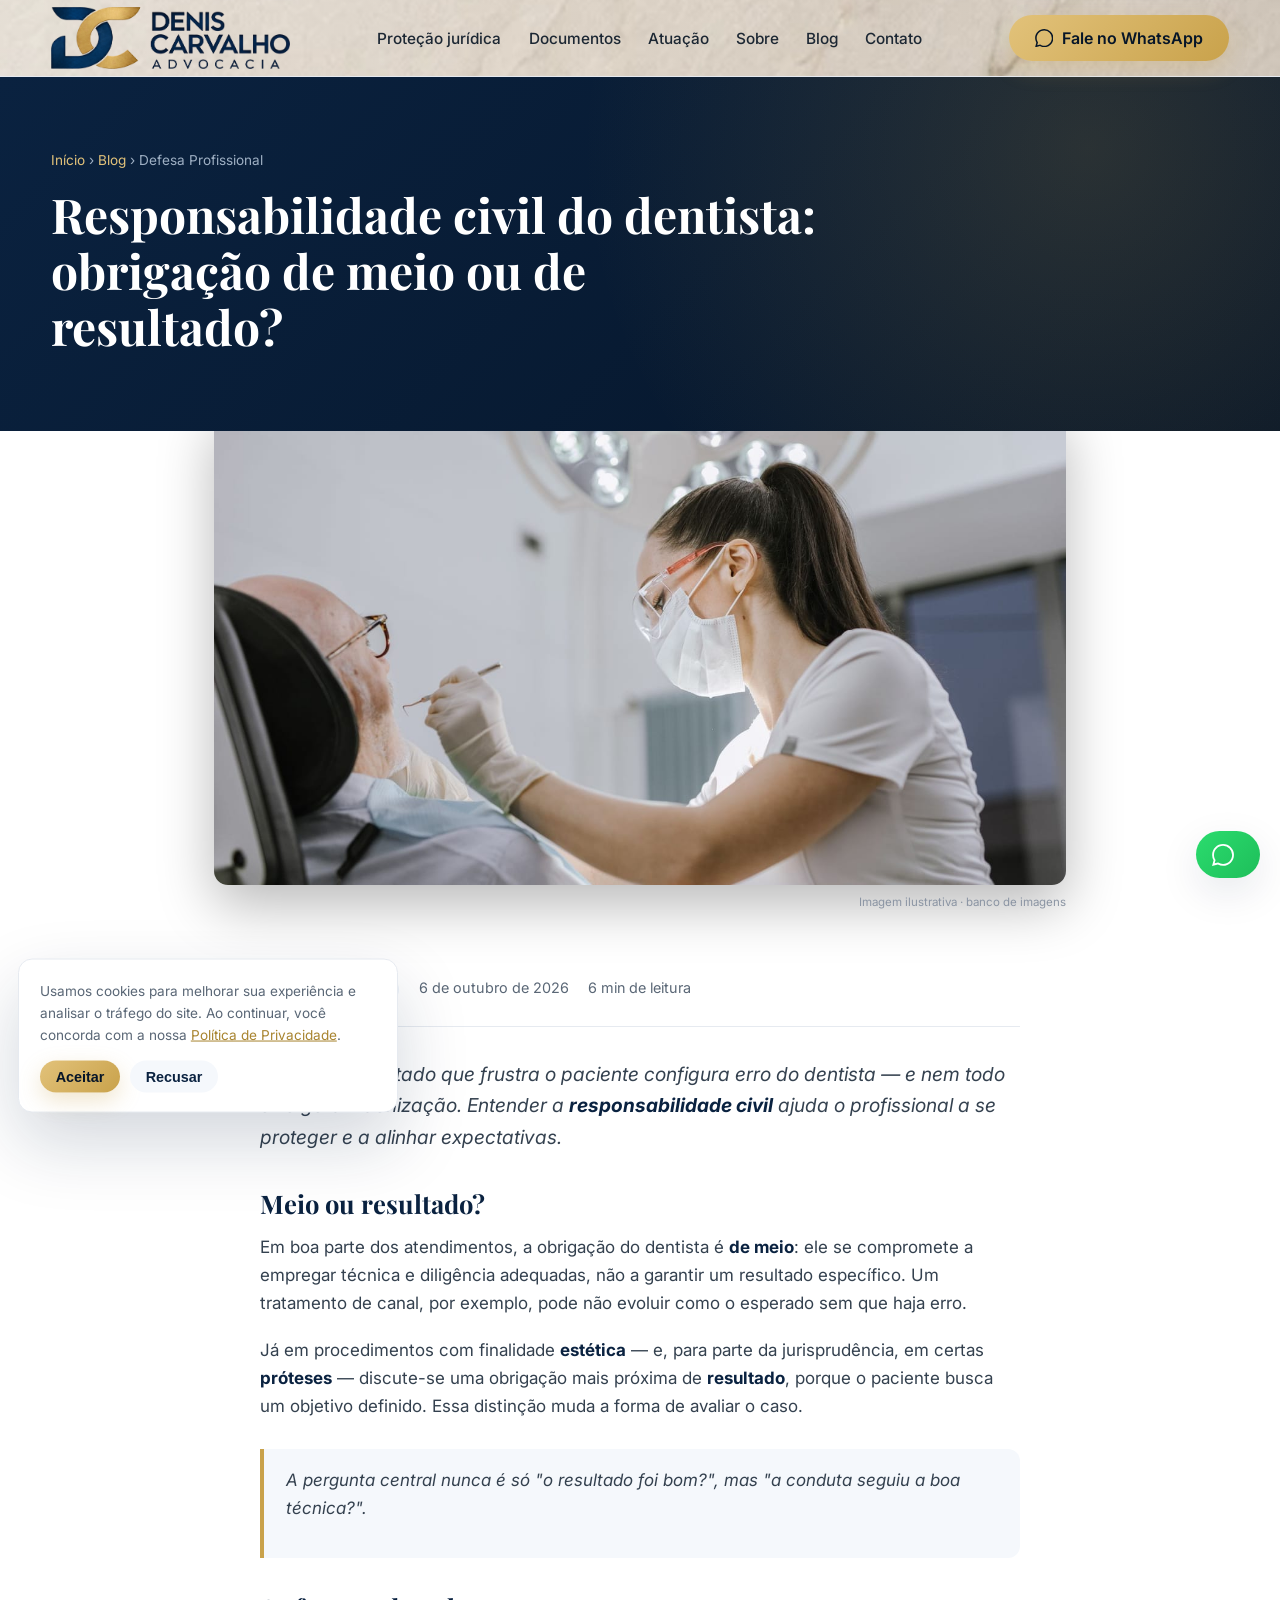
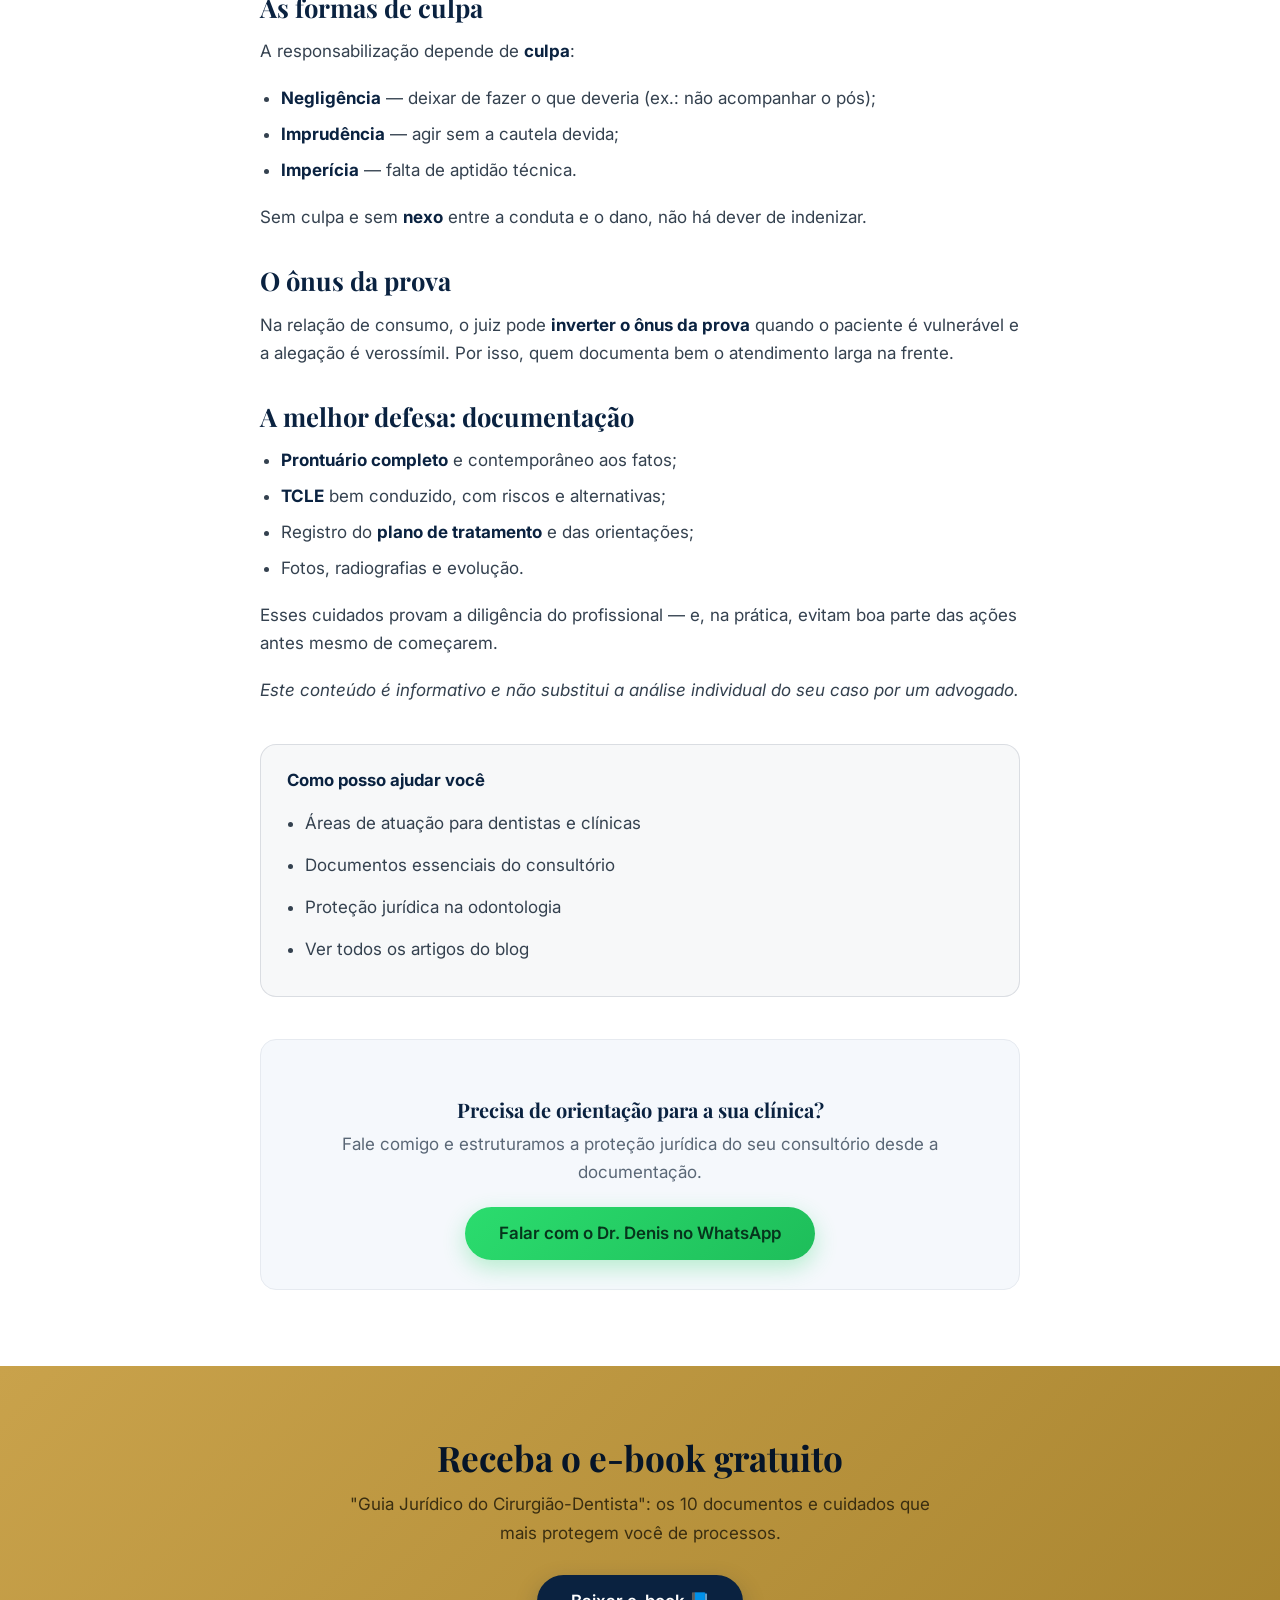
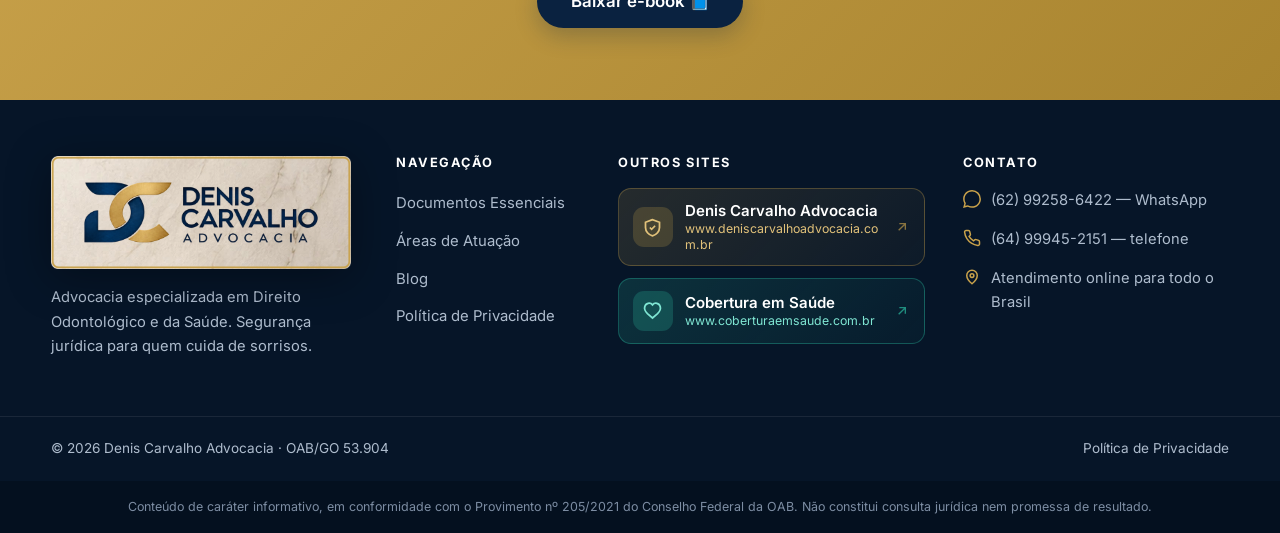
<file: artigo-responsabilidade-civil-dentista.html>
<!DOCTYPE html>
<html lang="pt-BR">
<head>
  <meta charset="UTF-8">
  <meta name="viewport" content="width=device-width, initial-scale=1.0">
  <title>Responsabilidade civil do dentista: obrigação de meio ou de resultado? | Advocacia Odontológica</title>
  <meta name="description" content="Entenda quando a responsabilidade do cirurgião-dentista é de meio e quando é de resultado, o papel da estética e das próteses, as formas de culpa e por que o prontuário e o TCLE são a melhor defesa.">
  <link rel="canonical" href="https://www.advocaciaodontologica.com.br/artigo-responsabilidade-civil-dentista.html">
  <link rel="icon" type="image/png" href="assets/img/favicon.png?v=8">
  <meta property="og:type" content="article">
  <meta property="og:title" content="Responsabilidade civil do dentista: obrigação de meio ou de resultado?">
  <meta property="og:description" content="Entenda quando a responsabilidade do cirurgião-dentista é de meio e quando é de resultado, o papel da estética e das próteses, as formas de culpa e por que o prontuário e o TCLE são a melhor defesa.">
  <meta property="og:image" content="https://www.advocaciaodontologica.com.br/assets/img/blog/responsabilidade-civil-dentista.jpg">
  <link rel="preconnect" href="https://fonts.googleapis.com">
  <link rel="preconnect" href="https://fonts.gstatic.com" crossorigin>
  <link href="https://fonts.googleapis.com/css2?family=Playfair+Display:wght@500;600;700;800&family=Inter:wght@400;500;600;700&display=swap" rel="stylesheet">
  <link rel="stylesheet" href="assets/css/styles.css">
  <script type="application/ld+json">
  {"@context":"https://schema.org","@type":"Article","image":"https://www.advocaciaodontologica.com.br/assets/img/blog/responsabilidade-civil-dentista.jpg","headline":"Responsabilidade civil do dentista: obrigação de meio ou de resultado?","description":"Entenda quando a responsabilidade do cirurgião-dentista é de meio e quando é de resultado, o papel da estética e das próteses, as formas de culpa e por que o prontuário e o TCLE são a melhor defesa.","datePublished":"2026-10-06","author":{"@type":"Person","name":"Denis Carvalho dos Santos Vieira"},"publisher":{"@type":"Organization","name":"Advocacia Odontológica — Denis Carvalho"},"mainEntityOfPage":"https://www.advocaciaodontologica.com.br/artigo-responsabilidade-civil-dentista.html"}
  </script>
</head>
<body>

  <header class="site-header" id="header">
    <div class="container nav">
      <a href="index.html" class="brand"><img src="assets/img/logo-dc.png?v=8" alt="Denis Carvalho Advocacia"></a>
      <nav aria-label="Menu principal">
        <ul class="nav-links" id="navLinks"><li><a href="index.html#contexto">Proteção jurídica</a></li><li><a href="index.html#documentos">Documentos</a></li><li><a href="index.html#servicos">Atuação</a></li><li><a href="index.html#sobre">Sobre</a></li><li><a href="blog.html">Blog</a></li><li><a href="index.html#contato">Contato</a></li></ul>
      </nav>
      <div class="nav-cta">
        <a href="https://wa.me/5562992565904?text=Ol%C3%A1%2C%20Dr.%20Denis!%20Vim%20pelo%20blog%20e%20gostaria%20de%20orienta%C3%A7%C3%A3o." target="_blank" rel="noopener" class="btn btn-gold"><svg viewBox="0 0 24 24" fill="currentColor"><path d="M.06 24l1.69-6.16a11.86 11.86 0 01-1.6-5.95C.16 5.32 5.5 0 12.06 0a11.8 11.8 0 018.41 3.49 11.8 11.8 0 013.48 8.41c0 6.55-5.34 11.89-11.89 11.89a11.9 11.9 0 01-5.69-1.45L.06 24zm6.6-3.8c1.68.99 3.28 1.59 5.4 1.59 5.44 0 9.87-4.43 9.88-9.88a9.8 9.8 0 00-2.88-6.99A9.82 9.82 0 0012.06 2c-5.45 0-9.88 4.43-9.88 9.88 0 2.2.64 3.85 1.72 5.58l-.99 3.62 3.75-.88z"/></svg><span class="btn-text">Fale no WhatsApp</span></a>
        <button class="nav-toggle" id="navToggle" aria-label="Abrir menu" aria-controls="navLinks"><span></span><span></span><span></span></button>
      </div>
    </div>
  </header>

  <section class="article-hero">
    <div class="container">
      <div class="crumbs"><a href="index.html">Início</a> › <a href="blog.html">Blog</a> › Defesa Profissional</div>
      <h1>Responsabilidade civil do dentista: obrigação de meio ou de resultado?</h1>
    </div>
  </section>

  <div class="article-cover">
    <figure>
      <img src="assets/img/blog/responsabilidade-civil-dentista.jpg?v=1" alt="Cirurgião-dentista atendendo um paciente na cadeira odontológica">
      <figcaption>Imagem ilustrativa · banco de imagens</figcaption>
    </figure>
  </div>

  <article class="article">
    <div class="container article__wrap">
      <div class="article__meta">
        <span class="pill">Defesa Profissional</span>
        <span>6 de outubro de 2026</span>
        <span>6 min de leitura</span>
      </div>
      <p class="article__lead">Nem todo resultado que frustra o paciente configura erro do dentista — e nem todo erro gera indenização. Entender a <strong>responsabilidade civil</strong> ajuda o profissional a se proteger e a alinhar expectativas.</p>
<h2>Meio ou resultado?</h2>
<p>Em boa parte dos atendimentos, a obrigação do dentista é <strong>de meio</strong>: ele se compromete a empregar técnica e diligência adequadas, não a garantir um resultado específico. Um tratamento de canal, por exemplo, pode não evoluir como o esperado sem que haja erro.</p>
<p>Já em procedimentos com finalidade <strong>estética</strong> — e, para parte da jurisprudência, em certas <strong>próteses</strong> — discute-se uma obrigação mais próxima de <strong>resultado</strong>, porque o paciente busca um objetivo definido. Essa distinção muda a forma de avaliar o caso.</p>
<blockquote>
<p>A pergunta central nunca é só &quot;o resultado foi bom?&quot;, mas &quot;a conduta seguiu a boa técnica?&quot;.</p>
</blockquote>
<h2>As formas de culpa</h2>
<p>A responsabilização depende de <strong>culpa</strong>:</p>
<ul>
<li><strong>Negligência</strong> — deixar de fazer o que deveria (ex.: não acompanhar o pós);</li>
<li><strong>Imprudência</strong> — agir sem a cautela devida;</li>
<li><strong>Imperícia</strong> — falta de aptidão técnica.</li>
</ul>
<p>Sem culpa e sem <strong>nexo</strong> entre a conduta e o dano, não há dever de indenizar.</p>
<h2>O ônus da prova</h2>
<p>Na relação de consumo, o juiz pode <strong>inverter o ônus da prova</strong> quando o paciente é vulnerável e a alegação é verossímil. Por isso, quem documenta bem o atendimento larga na frente.</p>
<h2>A melhor defesa: documentação</h2>
<ul>
<li><strong>Prontuário completo</strong> e contemporâneo aos fatos;</li>
<li><strong>TCLE</strong> bem conduzido, com riscos e alternativas;</li>
<li>Registro do <strong>plano de tratamento</strong> e das orientações;</li>
<li>Fotos, radiografias e evolução.</li>
</ul>
<p>Esses cuidados provam a diligência do profissional — e, na prática, evitam boa parte das ações antes mesmo de começarem.</p>
<p><em>Este conteúdo é informativo e não substitui a análise individual do seu caso por um advogado.</em></p>

      <aside class="article-servicos" aria-label="Como posso ajudar você" style="margin:2.5rem 0;padding:1.4rem 1.6rem;border:1px solid rgba(11,31,59,.12);border-radius:16px;background:rgba(11,31,59,.03)">
        <strong style="display:block;font-size:1.05rem;margin-bottom:.7rem;color:var(--navy,#0b1f3b)">Como posso ajudar você</strong>
        <ul style="margin:0;padding-left:1.15rem;line-height:2"><li><a href="index.html#servicos">Áreas de atuação para dentistas e clínicas</a></li><li><a href="index.html#documentos">Documentos essenciais do consultório</a></li><li><a href="index.html#contexto">Proteção jurídica na odontologia</a></li><li><a href="blog.html">Ver todos os artigos do blog</a></li></ul>
      </aside>
      <div class="article__cta">
        <h3>Precisa de orientação para a sua clínica?</h3>
        <p>Fale comigo e estruturamos a proteção jurídica do seu consultório desde a documentação.</p>
        <a href="https://wa.me/5562992565904?text=Ol%C3%A1%2C%20Dr.%20Denis!%20Vim%20pelo%20blog%20e%20preciso%20de%20orienta%C3%A7%C3%A3o." target="_blank" rel="noopener" class="btn btn-whatsapp btn-lg">Falar com o Dr. Denis no WhatsApp</a>
      </div>
    </div>
  </article>

  <section class="cta-band"><div class="container"><h2>Receba o e-book gratuito</h2><p>"Guia Jurídico do Cirurgião-Dentista": os 10 documentos e cuidados que mais protegem você de processos.</p><a href="index.html#ebook" class="btn btn-navy btn-lg">Baixar e-book 📘</a></div></section>

  <footer class="footer">
    <div class="container">
      <div class="grid">
        <div class="f-brand"><img src="assets/img/logo-rodape-marmore.png?v=8" alt="Denis Carvalho Advocacia"><p>Advocacia especializada em Direito Odontológico e da Saúde. Segurança jurídica para quem cuida de sorrisos.</p></div>
        <div><h4>Navegação</h4><ul><li><a href="index.html#documentos">Documentos Essenciais</a></li><li><a href="index.html#servicos">Áreas de Atuação</a></li><li><a href="blog.html">Blog</a></li><li><a href="privacidade.html">Política de Privacidade</a></li></ul></div>
        <div><h4>Outros sites</h4><div class="f-sites">
            <a href="https://www.deniscarvalhoadvocacia.com.br" target="_blank" rel="noopener" class="f-site-card"><span class="f-site-ic"><svg viewBox="0 0 24 24" fill="none" stroke="currentColor" stroke-width="2"><path d="M12 3 4 6v6c0 4.4 3.4 8.5 8 9.5 4.6-1 8-5.1 8-9.5V6l-8-3Z"/><path d="m9 12 2 2 4-4"/></svg></span><span class="f-site-txt"><span class="f-site-nm">Denis Carvalho Advocacia</span><span class="f-site-url">www.deniscarvalhoadvocacia.com.br</span></span><svg class="f-site-go" viewBox="0 0 24 24" fill="none" stroke="currentColor" stroke-width="2"><path d="M7 17 17 7M8 7h9v9"/></svg></a>
            <a href="https://www.coberturaemsaude.com.br" target="_blank" rel="noopener" class="f-site-card f-site-card--health"><span class="f-site-ic"><svg viewBox="0 0 24 24" fill="none" stroke="currentColor" stroke-width="2"><path d="M20.8 7.6a5 5 0 0 0-8.8-2 5 5 0 0 0-8.8 2c-1 3 1 6 3 8l5.8 5 5.8-5c2-2 4-5 3-8Z"/></svg></span><span class="f-site-txt"><span class="f-site-nm">Cobertura em Saúde</span><span class="f-site-url">www.coberturaemsaude.com.br</span></span><svg class="f-site-go" viewBox="0 0 24 24" fill="none" stroke="currentColor" stroke-width="2"><path d="M7 17 17 7M8 7h9v9"/></svg></a>
          </div></div>
        <div class="f-contact"><h4>Contato</h4>
          <div class="fc"><svg viewBox="0 0 24 24" fill="currentColor"><path d="M.06 24l1.69-6.16a11.86 11.86 0 01-1.6-5.95C.16 5.32 5.5 0 12.06 0a11.8 11.8 0 018.41 3.49 11.8 11.8 0 013.48 8.41c0 6.55-5.34 11.89-11.89 11.89a11.9 11.9 0 01-5.69-1.45L.06 24zm6.6-3.8c1.68.99 3.28 1.59 5.4 1.59 5.44 0 9.87-4.43 9.88-9.88a9.8 9.8 0 00-2.88-6.99A9.82 9.82 0 0012.06 2c-5.45 0-9.88 4.43-9.88 9.88 0 2.2.64 3.85 1.72 5.58l-.99 3.62 3.75-.88z"/></svg><div><a href="https://wa.me/5562992565904" target="_blank" rel="noopener">(62) 99258-6422</a> — WhatsApp</div></div>
          <div class="fc"><svg viewBox="0 0 24 24" fill="none" stroke="currentColor" stroke-width="2"><path d="M22 16.92v3a2 2 0 01-2.18 2 19.8 19.8 0 01-8.63-3.07 19.5 19.5 0 01-6-6 19.8 19.8 0 01-3.07-8.67A2 2 0 014.11 2h3a2 2 0 012 1.72c.13.96.36 1.9.7 2.81a2 2 0 01-.45 2.11L8.09 9.91a16 16 0 006 6l1.27-1.27a2 2 0 012.11-.45c.91.34 1.85.57 2.81.7A2 2 0 0122 16.92z"/></svg><div>(64) 99945-2151 — telefone</div></div>
          <div class="fc"><svg viewBox="0 0 24 24" fill="none" stroke="currentColor" stroke-width="2"><path d="M12 21s-7-5.6-7-11a7 7 0 0114 0c0 5.4-7 11-7 11z"/><circle cx="12" cy="10" r="2.5"/></svg><div>Atendimento online para todo o Brasil</div></div>
        </div>
      </div>
    </div>
    <div class="footer-bottom"><div class="container"><span>© <span class="js-year">2026</span> Denis Carvalho Advocacia · OAB/GO 53.904</span><span><a href="privacidade.html">Política de Privacidade</a></span></div></div>
    <div class="disclaimer"><div class="container">Conteúdo de caráter informativo, em conformidade com o Provimento nº 205/2021 do Conselho Federal da OAB. Não constitui consulta jurídica nem promessa de resultado.</div></div>
  </footer>

  <div class="fab-stack">
    <button class="fab-totop" id="toTop" aria-label="Voltar ao topo"><svg viewBox="0 0 24 24" fill="none" stroke="currentColor" stroke-width="2.5"><path d="M18 15l-6-6-6 6"/></svg></button>
    <a href="https://wa.me/5562992565904?text=Ol%C3%A1%2C%20Dr.%20Denis!%20Vim%20pelo%20blog%20e%20gostaria%20de%20uma%20orienta%C3%A7%C3%A3o." target="_blank" rel="noopener" class="fab fab-whats" aria-label="Fale no WhatsApp"><svg viewBox="0 0 24 24" fill="currentColor"><path d="M.06 24l1.69-6.16a11.86 11.86 0 01-1.6-5.95C.16 5.32 5.5 0 12.06 0a11.8 11.8 0 018.41 3.49 11.8 11.8 0 013.48 8.41c0 6.55-5.34 11.89-11.89 11.89a11.9 11.9 0 01-5.69-1.45L.06 24zm6.6-3.8c1.68.99 3.28 1.59 5.4 1.59 5.44 0 9.87-4.43 9.88-9.88a9.8 9.8 0 00-2.88-6.99A9.82 9.82 0 0012.06 2c-5.45 0-9.88 4.43-9.88 9.88 0 2.2.64 3.85 1.72 5.58l-.99 3.62 3.75-.88z"/></svg><span class="fab-label">Fale comigo no WhatsApp</span></a>
  </div>

  <script src="assets/js/main.js" defer></script>
</body>
</html>
</file>
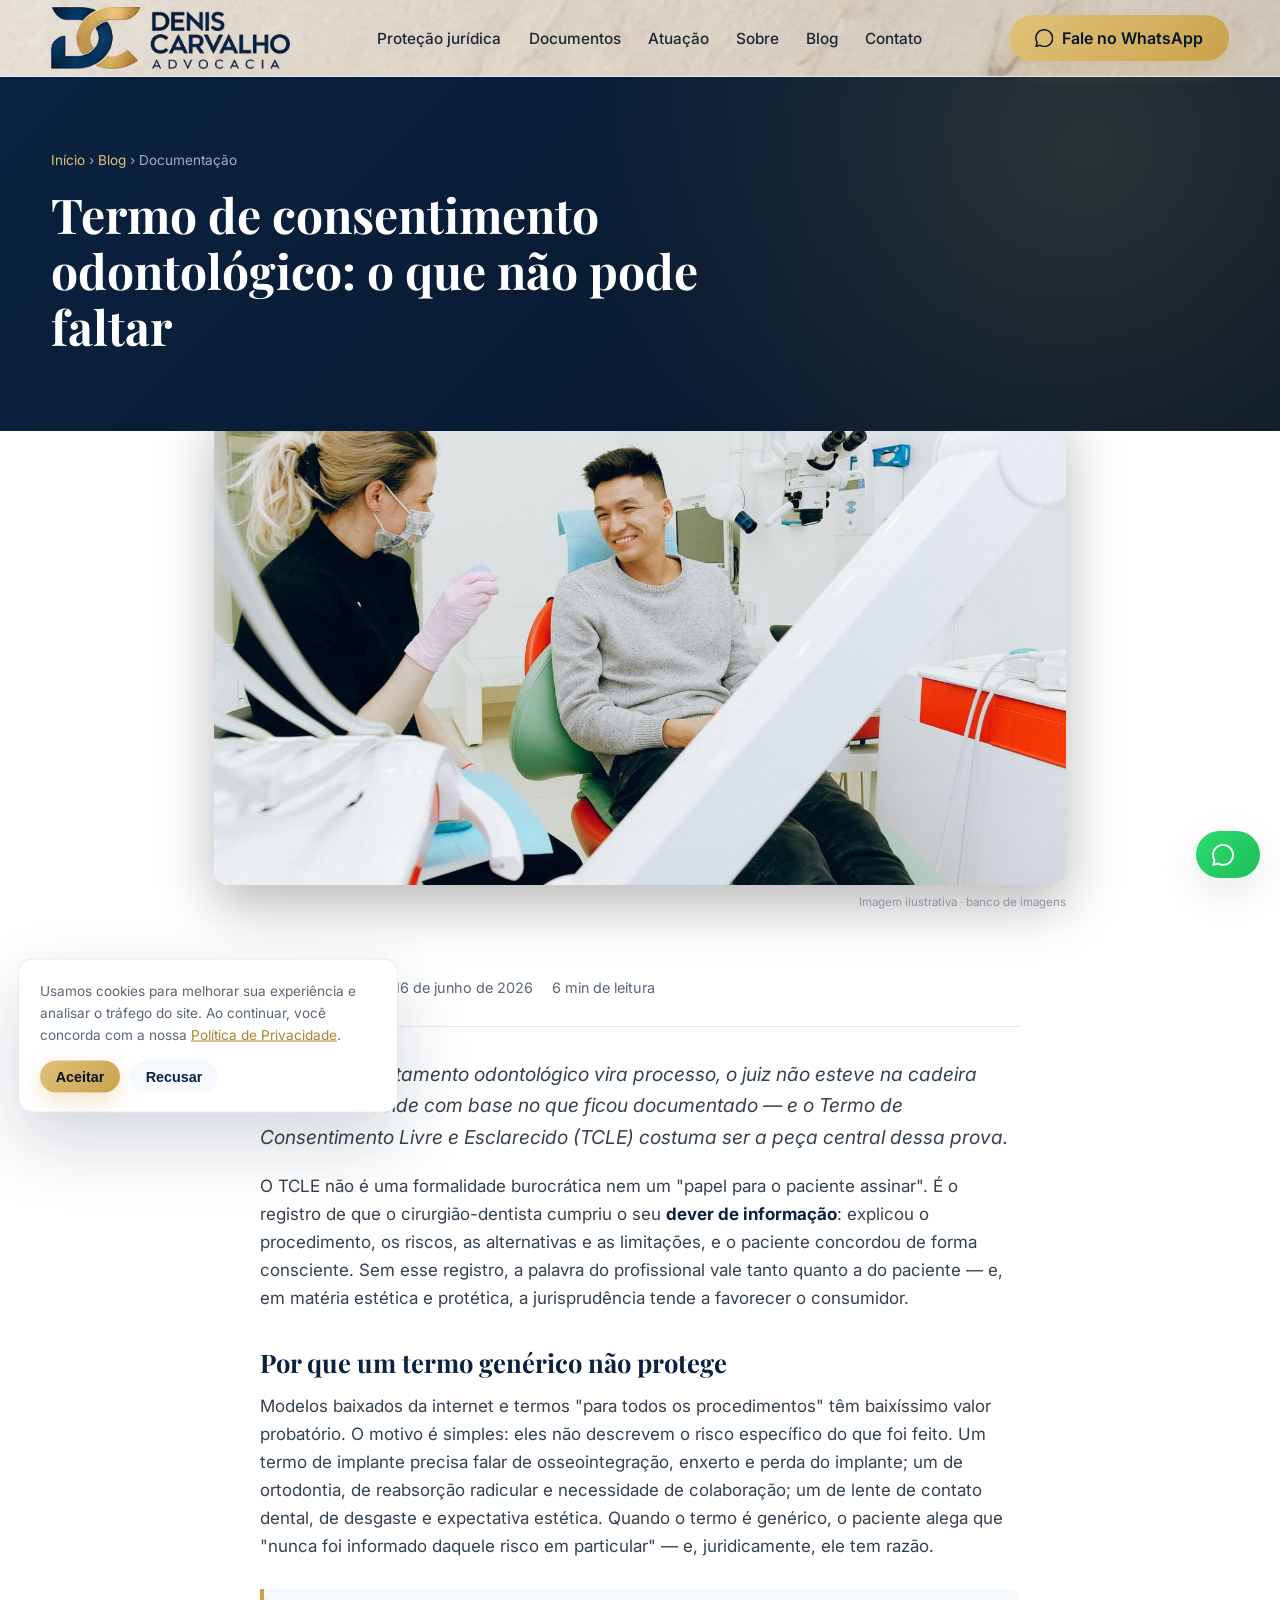
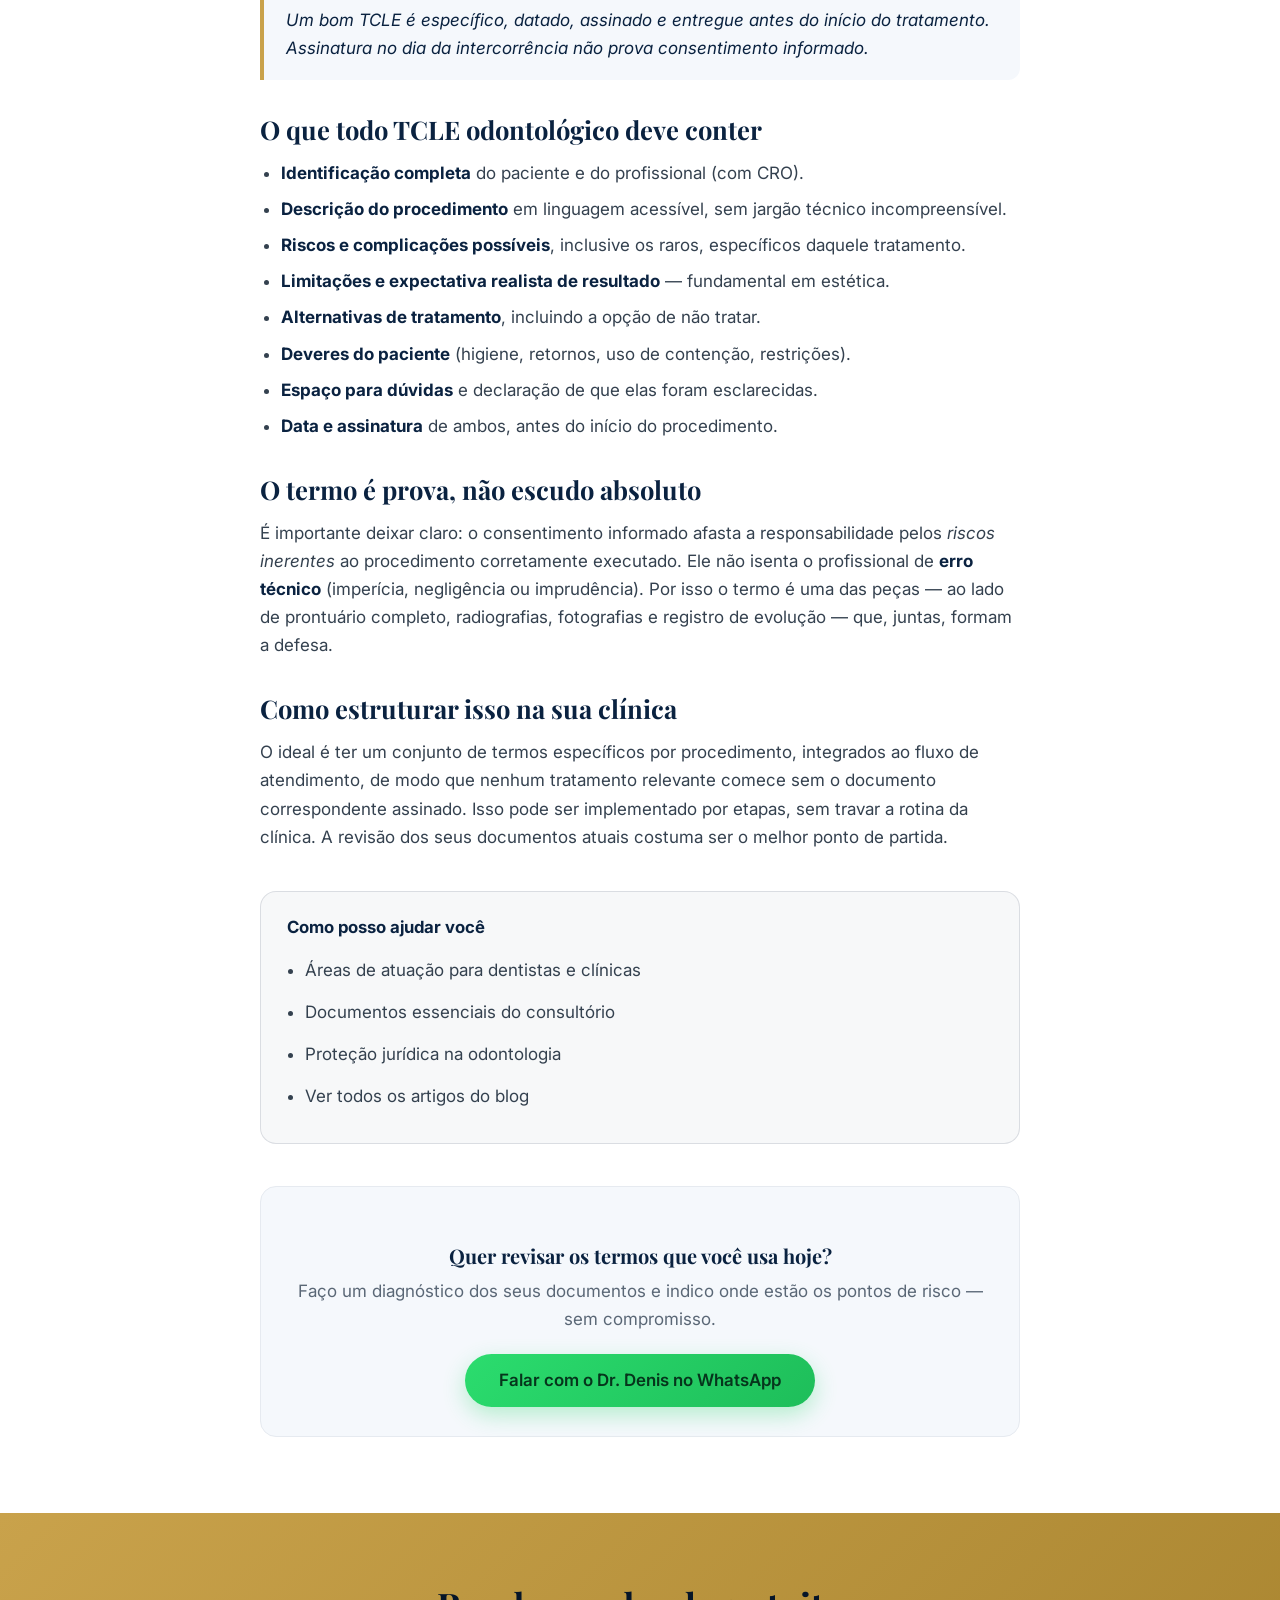
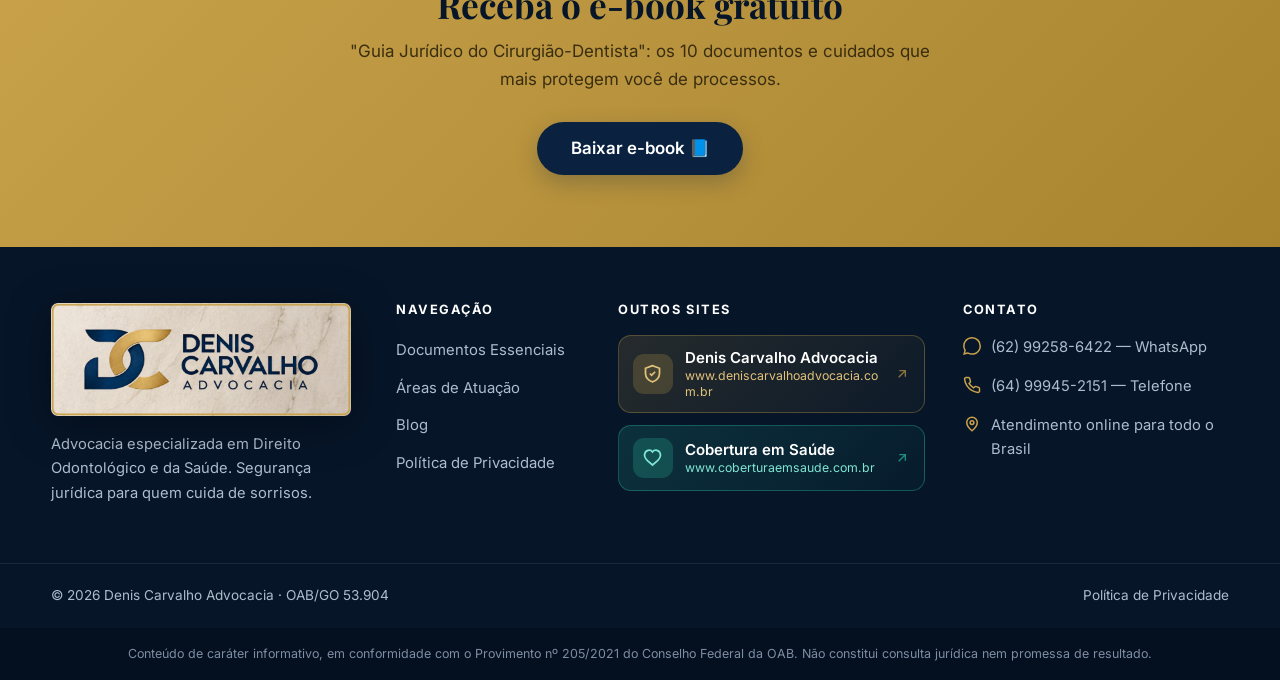
<file: artigo-tcle-odontologia.html>
<!DOCTYPE html>
<html lang="pt-BR">
<head>
  <meta charset="UTF-8">
  <meta name="viewport" content="width=device-width, initial-scale=1.0">
  <title>Termo de consentimento odontológico: o que não pode faltar | Advocacia Odontológica</title>
  <meta name="description" content="O TCLE é a principal prova de defesa do cirurgião-dentista. Saiba quais elementos tornam um termo de consentimento odontológico realmente válido e seguro.">
  <link rel="canonical" href="https://www.advocaciaodontologica.com.br/artigo-tcle-odontologia.html">
  <link rel="icon" type="image/png" href="assets/img/favicon.png?v=8">
  <meta property="og:type" content="article">
  <meta property="og:title" content="Termo de consentimento odontológico: o que não pode faltar">
  <meta property="og:description" content="Os elementos que tornam um TCLE odontológico realmente válido e capaz de proteger o dentista.">
  <meta property="og:image" content="https://www.advocaciaodontologica.com.br/assets/img/blog/tcle-odontologia.jpg">
  <link rel="preconnect" href="https://fonts.googleapis.com">
  <link rel="preconnect" href="https://fonts.gstatic.com" crossorigin>
  <link href="https://fonts.googleapis.com/css2?family=Playfair+Display:wght@500;600;700;800&family=Inter:wght@400;500;600;700&display=swap" rel="stylesheet">
  <link rel="stylesheet" href="assets/css/styles.css?v=20260619d">
  <script type="application/ld+json">
  {"@context":"https://schema.org","@type":"Article","image":"https://www.advocaciaodontologica.com.br/assets/img/blog/tcle-odontologia.jpg","headline":"Termo de consentimento odontológico: o que não pode faltar","datePublished":"2026-06-16","author":{"@type":"Person","name":"Denis Carvalho dos Santos Vieira"},"publisher":{"@type":"Organization","name":"Advocacia Odontológica — Denis Carvalho"},"mainEntityOfPage":"https://www.advocaciaodontologica.com.br/artigo-tcle-odontologia.html"}
  </script>
</head>
<body>

  <!-- HEADER -->
  <header class="site-header" id="header">
    <div class="container nav">
      <a href="index.html" class="brand" aria-label="Advocacia Odontológica — Denis Carvalho"><img src="assets/img/logo-dc.png?v=8" alt="Denis Carvalho Advocacia — Advocacia Odontológica"></a>
      <nav aria-label="Menu principal">
        <ul class="nav-links" id="navLinks">
          <li><a href="index.html#contexto">Proteção jurídica</a></li>
          <li><a href="index.html#documentos">Documentos</a></li>
          <li><a href="index.html#servicos">Atuação</a></li>
          <li><a href="index.html#sobre">Sobre</a></li>
          <li><a href="blog.html">Blog</a></li>
          <li><a href="index.html#contato">Contato</a></li>
        </ul>
      </nav>
      <div class="nav-cta">
        <a href="https://wa.me/5562992565904?text=Ol%C3%A1%2C%20Dr.%20Denis!%20Li%20o%20artigo%20sobre%20TCLE%20e%20gostaria%20de%20orienta%C3%A7%C3%A3o." target="_blank" rel="noopener" class="btn btn-gold"><svg viewBox="0 0 24 24"><path d="M.06 24l1.69-6.16a11.86 11.86 0 01-1.6-5.95C.16 5.32 5.5 0 12.06 0a11.8 11.8 0 018.41 3.49 11.8 11.8 0 013.48 8.41c0 6.55-5.34 11.89-11.89 11.89a11.9 11.9 0 01-5.69-1.45L.06 24zm6.6-3.8c1.68.99 3.28 1.59 5.4 1.59 5.44 0 9.87-4.43 9.88-9.88a9.8 9.8 0 00-2.88-6.99A9.82 9.82 0 0012.06 2c-5.45 0-9.88 4.43-9.88 9.88 0 2.2.64 3.85 1.72 5.58l-.99 3.62 3.75-.88z"/></svg><span class="btn-text">Fale no WhatsApp</span></a>
        <button class="nav-toggle" id="navToggle" aria-label="Abrir menu" aria-controls="navLinks"><span></span><span></span><span></span></button>
      </div>
    </div>
  </header>

  <!-- ARTICLE HERO -->
  <section class="article-hero">
    <div class="container">
      <div class="crumbs"><a href="index.html">Início</a> › <a href="blog.html">Blog</a> › Documentação</div>
      <h1>Termo de consentimento odontológico: o que não pode faltar</h1>
    </div>
  </section>

  <div class="article-cover">
    <figure>
      <img src="assets/img/blog/tcle-odontologia.jpg?v=1" alt="Dentista orientando o paciente na cadeira odontológica">
      <figcaption>Imagem ilustrativa · banco de imagens</figcaption>
    </figure>
  </div>


  <!-- ARTICLE -->
  <article class="article">
    <div class="container article__wrap">
      <div class="article__meta">
        <span class="pill">Documentação</span>
        <span>16 de junho de 2026</span>
        <span>6 min de leitura</span>
      </div>

      <p class="article__lead">Quando um tratamento odontológico vira processo, o juiz não esteve na cadeira clínica. Ele decide com base no que ficou documentado — e o Termo de Consentimento Livre e Esclarecido (TCLE) costuma ser a peça central dessa prova.</p>

      <p>O TCLE não é uma formalidade burocrática nem um "papel para o paciente assinar". É o registro de que o cirurgião-dentista cumpriu o seu <strong>dever de informação</strong>: explicou o procedimento, os riscos, as alternativas e as limitações, e o paciente concordou de forma consciente. Sem esse registro, a palavra do profissional vale tanto quanto a do paciente — e, em matéria estética e protética, a jurisprudência tende a favorecer o consumidor.</p>

      <h2>Por que um termo genérico não protege</h2>
      <p>Modelos baixados da internet e termos "para todos os procedimentos" têm baixíssimo valor probatório. O motivo é simples: eles não descrevem o risco específico do que foi feito. Um termo de implante precisa falar de osseointegração, enxerto e perda do implante; um de ortodontia, de reabsorção radicular e necessidade de colaboração; um de lente de contato dental, de desgaste e expectativa estética. Quando o termo é genérico, o paciente alega que "nunca foi informado daquele risco em particular" — e, juridicamente, ele tem razão.</p>

      <blockquote>Um bom TCLE é específico, datado, assinado e entregue <em>antes</em> do início do tratamento. Assinatura no dia da intercorrência não prova consentimento informado.</blockquote>

      <h2>O que todo TCLE odontológico deve conter</h2>
      <ul>
        <li><strong>Identificação completa</strong> do paciente e do profissional (com CRO).</li>
        <li><strong>Descrição do procedimento</strong> em linguagem acessível, sem jargão técnico incompreensível.</li>
        <li><strong>Riscos e complicações possíveis</strong>, inclusive os raros, específicos daquele tratamento.</li>
        <li><strong>Limitações e expectativa realista de resultado</strong> — fundamental em estética.</li>
        <li><strong>Alternativas de tratamento</strong>, incluindo a opção de não tratar.</li>
        <li><strong>Deveres do paciente</strong> (higiene, retornos, uso de contenção, restrições).</li>
        <li><strong>Espaço para dúvidas</strong> e declaração de que elas foram esclarecidas.</li>
        <li><strong>Data e assinatura</strong> de ambos, antes do início do procedimento.</li>
      </ul>

      <h2>O termo é prova, não escudo absoluto</h2>
      <p>É importante deixar claro: o consentimento informado afasta a responsabilidade pelos <em>riscos inerentes</em> ao procedimento corretamente executado. Ele não isenta o profissional de <strong>erro técnico</strong> (imperícia, negligência ou imprudência). Por isso o termo é uma das peças — ao lado de prontuário completo, radiografias, fotografias e registro de evolução — que, juntas, formam a defesa.</p>

      <h2>Como estruturar isso na sua clínica</h2>
      <p>O ideal é ter um conjunto de termos específicos por procedimento, integrados ao fluxo de atendimento, de modo que nenhum tratamento relevante comece sem o documento correspondente assinado. Isso pode ser implementado por etapas, sem travar a rotina da clínica. A revisão dos seus documentos atuais costuma ser o melhor ponto de partida.</p>

      <aside class="article-servicos" aria-label="Como posso ajudar você" style="margin:2.5rem 0;padding:1.4rem 1.6rem;border:1px solid rgba(11,31,59,.12);border-radius:16px;background:rgba(11,31,59,.03)">
        <strong style="display:block;font-size:1.05rem;margin-bottom:.7rem;color:var(--navy,#0b1f3b)">Como posso ajudar você</strong>
        <ul style="margin:0;padding-left:1.15rem;line-height:2"><li><a href="index.html#servicos">Áreas de atuação para dentistas e clínicas</a></li><li><a href="index.html#documentos">Documentos essenciais do consultório</a></li><li><a href="index.html#contexto">Proteção jurídica na odontologia</a></li><li><a href="blog.html">Ver todos os artigos do blog</a></li></ul>
      </aside>
      <div class="article__cta">
        <h3>Quer revisar os termos que você usa hoje?</h3>
        <p>Faço um diagnóstico dos seus documentos e indico onde estão os pontos de risco — sem compromisso.</p>
        <a href="https://wa.me/5562992565904?text=Ol%C3%A1%2C%20Dr.%20Denis!%20Quero%20revisar%20os%20termos%20de%20consentimento%20da%20minha%20cl%C3%ADnica." target="_blank" rel="noopener" class="btn btn-whatsapp btn-lg">Falar com o Dr. Denis no WhatsApp</a>
      </div>
    </div>
  </article>

  <!-- CTA BAND -->
  <section class="cta-band">
    <div class="container">
      <h2>Receba o e-book gratuito</h2>
      <p>"Guia Jurídico do Cirurgião-Dentista": os 10 documentos e cuidados que mais protegem você de processos.</p>
      <a href="index.html#ebook" class="btn btn-navy btn-lg">Baixar e-book 📘</a>
    </div>
  </section>

  <!-- FOOTER -->
  <footer class="footer">
    <div class="container">
      <div class="grid">
        <div class="f-brand">
          <img src="assets/img/logo-rodape-marmore.png?v=8" alt="Denis Carvalho Advocacia">
          <p>Advocacia especializada em Direito Odontológico e da Saúde. Segurança jurídica para quem cuida de sorrisos.</p>
        </div>
        <div>
          <h4>Navegação</h4>
          <ul><li><a href="index.html#documentos">Documentos Essenciais</a></li><li><a href="index.html#servicos">Áreas de Atuação</a></li><li><a href="blog.html">Blog</a></li><li><a href="privacidade.html">Política de Privacidade</a></li></ul>
        </div>
        <div>
          <h4>Outros sites</h4>
          <div class="f-sites">
            <a href="https://www.deniscarvalhoadvocacia.com.br" target="_blank" rel="noopener" class="f-site-card">
              <span class="f-site-ic"><svg viewBox="0 0 24 24" fill="none" stroke="currentColor" stroke-width="2"><path d="M12 3 4 6v6c0 4.4 3.4 8.5 8 9.5 4.6-1 8-5.1 8-9.5V6l-8-3Z"/><path d="m9 12 2 2 4-4"/></svg></span>
              <span class="f-site-txt"><span class="f-site-nm">Denis Carvalho Advocacia</span><span class="f-site-url">www.deniscarvalhoadvocacia.com.br</span></span>
              <svg class="f-site-go" viewBox="0 0 24 24" fill="none" stroke="currentColor" stroke-width="2"><path d="M7 17 17 7M8 7h9v9"/></svg>
            </a>
            <a href="https://www.coberturaemsaude.com.br" target="_blank" rel="noopener" class="f-site-card f-site-card--health">
              <span class="f-site-ic"><svg viewBox="0 0 24 24" fill="none" stroke="currentColor" stroke-width="2"><path d="M20.8 7.6a5 5 0 0 0-8.8-2 5 5 0 0 0-8.8 2c-1 3 1 6 3 8l5.8 5 5.8-5c2-2 4-5 3-8Z"/></svg></span>
              <span class="f-site-txt"><span class="f-site-nm">Cobertura em Saúde</span><span class="f-site-url">www.coberturaemsaude.com.br</span></span>
              <svg class="f-site-go" viewBox="0 0 24 24" fill="none" stroke="currentColor" stroke-width="2"><path d="M7 17 17 7M8 7h9v9"/></svg>
            </a>
          </div>
        </div>
        <div class="f-contact">
          <h4>Contato</h4>
          <div class="fc"><svg viewBox="0 0 24 24" fill="currentColor"><path d="M.06 24l1.69-6.16a11.86 11.86 0 01-1.6-5.95C.16 5.32 5.5 0 12.06 0a11.8 11.8 0 018.41 3.49 11.8 11.8 0 013.48 8.41c0 6.55-5.34 11.89-11.89 11.89a11.9 11.9 0 01-5.69-1.45L.06 24zm6.6-3.8c1.68.99 3.28 1.59 5.4 1.59 5.44 0 9.87-4.43 9.88-9.88a9.8 9.8 0 00-2.88-6.99A9.82 9.82 0 0012.06 2c-5.45 0-9.88 4.43-9.88 9.88 0 2.2.64 3.85 1.72 5.58l-.99 3.62 3.75-.88z"/></svg><div><a href="https://wa.me/5562992565904" target="_blank" rel="noopener">(62) 99258-6422</a> — WhatsApp</div></div><div class="fc"><svg viewBox="0 0 24 24" fill="none" stroke="currentColor" stroke-width="2"><path d="M22 16.92v3a2 2 0 01-2.18 2 19.8 19.8 0 01-8.63-3.07 19.5 19.5 0 01-6-6 19.8 19.8 0 01-3.07-8.67A2 2 0 014.11 2h3a2 2 0 012 1.72c.13.96.36 1.9.7 2.81a2 2 0 01-.45 2.11L8.09 9.91a16 16 0 006 6l1.27-1.27a2 2 0 012.11-.45c.91.34 1.85.57 2.81.7A2 2 0 0122 16.92z"/></svg><div>(64) 99945-2151 — Telefone</div></div>
          <div class="fc"><svg viewBox="0 0 24 24" fill="none" stroke="currentColor" stroke-width="2"><path d="M12 21s-7-5.6-7-11a7 7 0 0114 0c0 5.4-7 11-7 11z"/><circle cx="12" cy="10" r="2.5"/></svg><div>Atendimento online para todo o Brasil</div></div>
        </div>
      </div>
    </div>
    <div class="footer-bottom"><div class="container"><span>© <span class="js-year">2026</span> Denis Carvalho Advocacia · OAB/GO 53.904</span><span><a href="privacidade.html">Política de Privacidade</a></span></div></div>
    <div class="disclaimer"><div class="container">Conteúdo de caráter informativo, em conformidade com o Provimento nº 205/2021 do Conselho Federal da OAB. Não constitui consulta jurídica nem promessa de resultado.</div></div>
  </footer>

  <!-- FLOATING -->
  <div class="fab-stack">
    <button class="fab-totop" id="toTop" aria-label="Voltar ao topo"><svg viewBox="0 0 24 24" fill="none" stroke="currentColor" stroke-width="2.5"><path d="M18 15l-6-6-6 6"/></svg></button>
    <a href="https://wa.me/5562992565904?text=Ol%C3%A1%2C%20Dr.%20Denis!%20Vim%20pelo%20blog%20e%20gostaria%20de%20uma%20orienta%C3%A7%C3%A3o." target="_blank" rel="noopener" class="fab fab-whats" aria-label="Fale no WhatsApp"><svg viewBox="0 0 24 24" fill="currentColor"><path d="M.06 24l1.69-6.16a11.86 11.86 0 01-1.6-5.95C.16 5.32 5.5 0 12.06 0a11.8 11.8 0 018.41 3.49 11.8 11.8 0 013.48 8.41c0 6.55-5.34 11.89-11.89 11.89a11.9 11.9 0 01-5.69-1.45L.06 24zm6.6-3.8c1.68.99 3.28 1.59 5.4 1.59 5.44 0 9.87-4.43 9.88-9.88a9.8 9.8 0 00-2.88-6.99A9.82 9.82 0 0012.06 2c-5.45 0-9.88 4.43-9.88 9.88 0 2.2.64 3.85 1.72 5.58l-.99 3.62 3.75-.88z"/></svg><span class="fab-label">Fale comigo no WhatsApp</span></a>
  </div>

  <script src="assets/js/main.js?v=20260914g" defer></script>
</body>
</html>
</file>
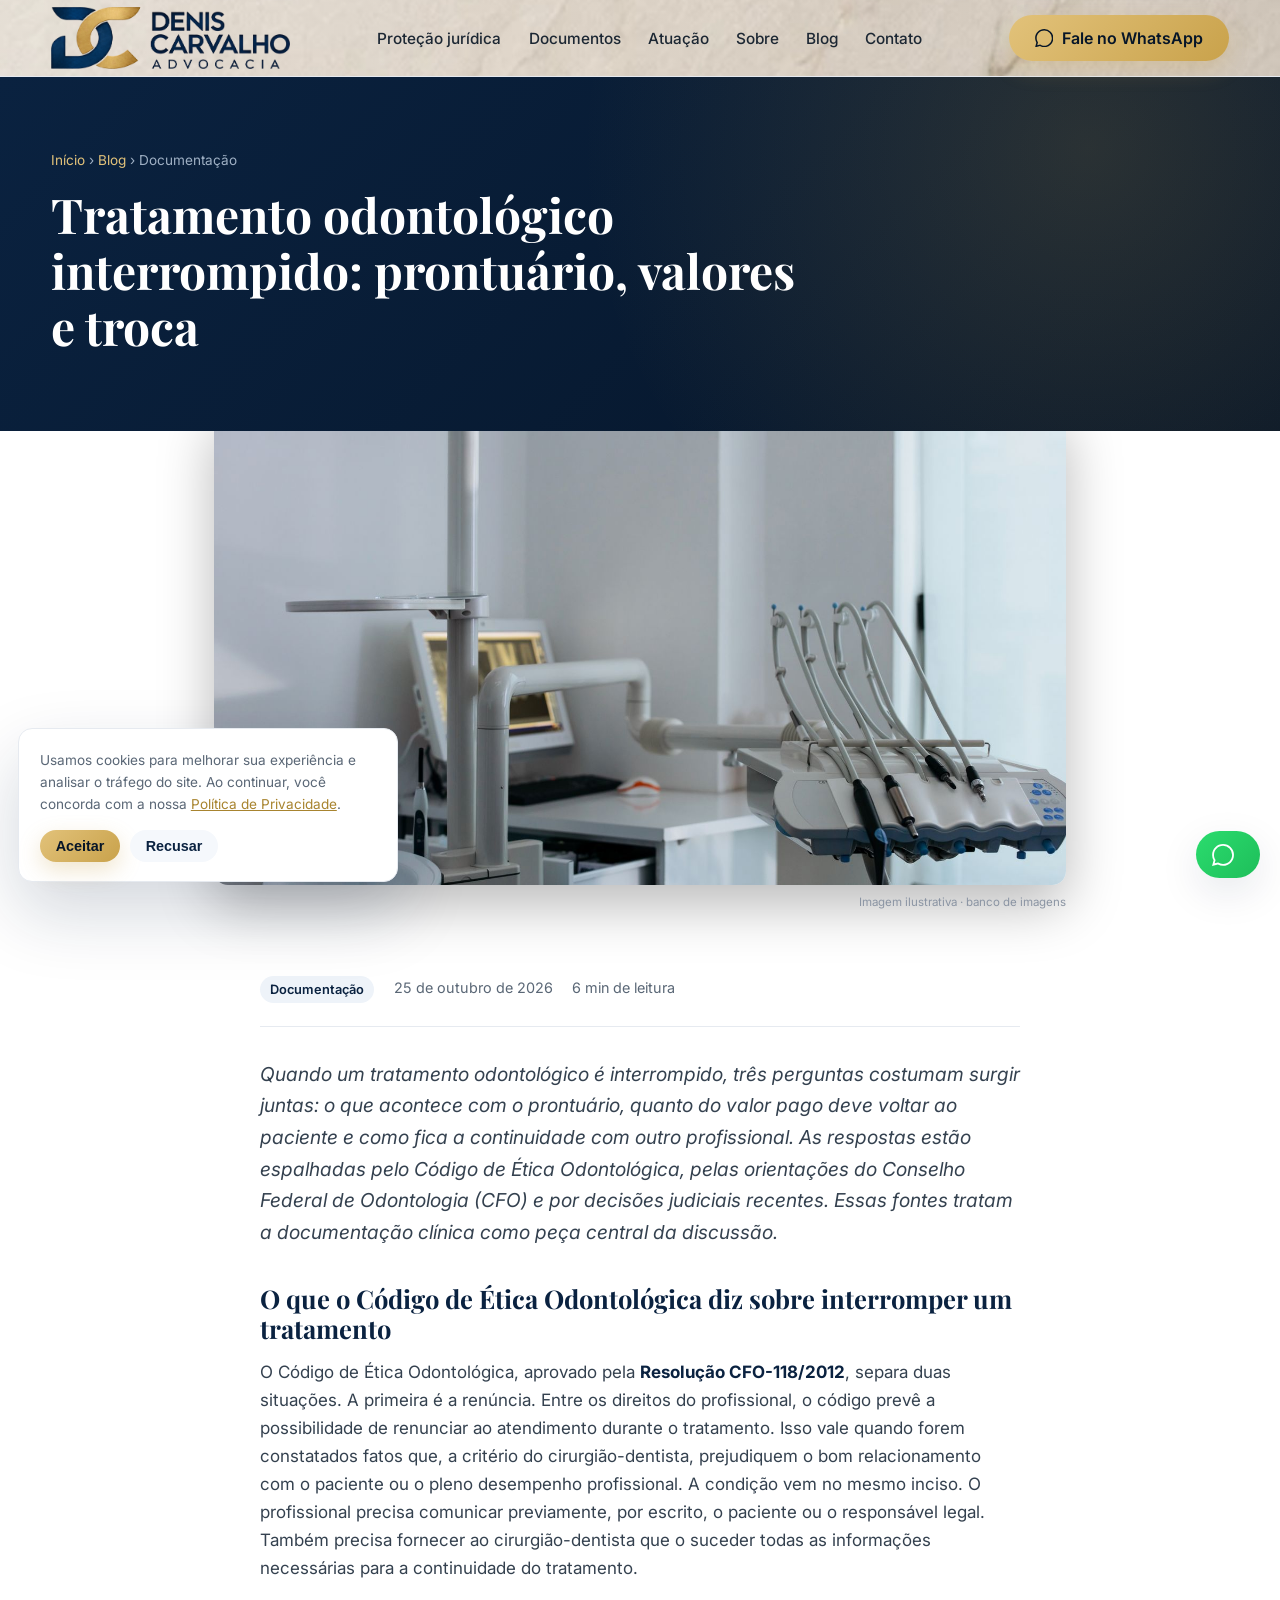
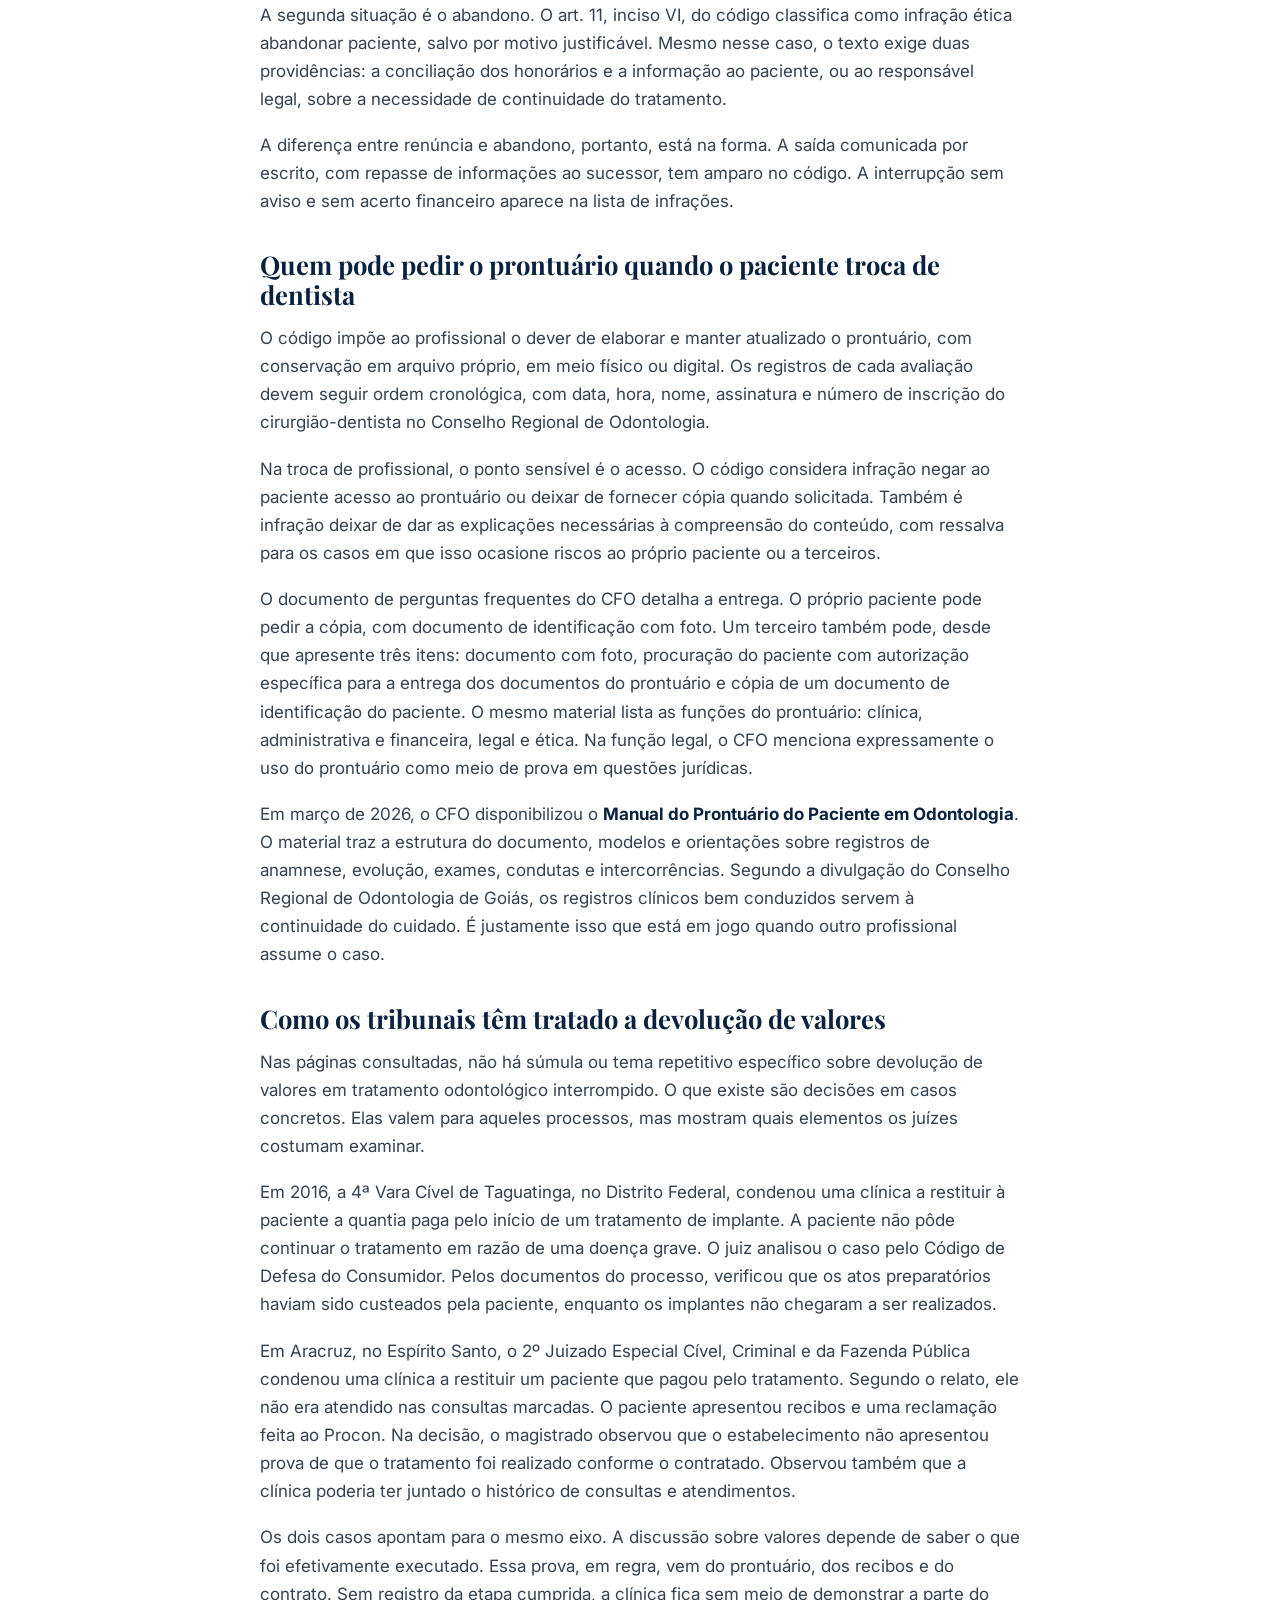
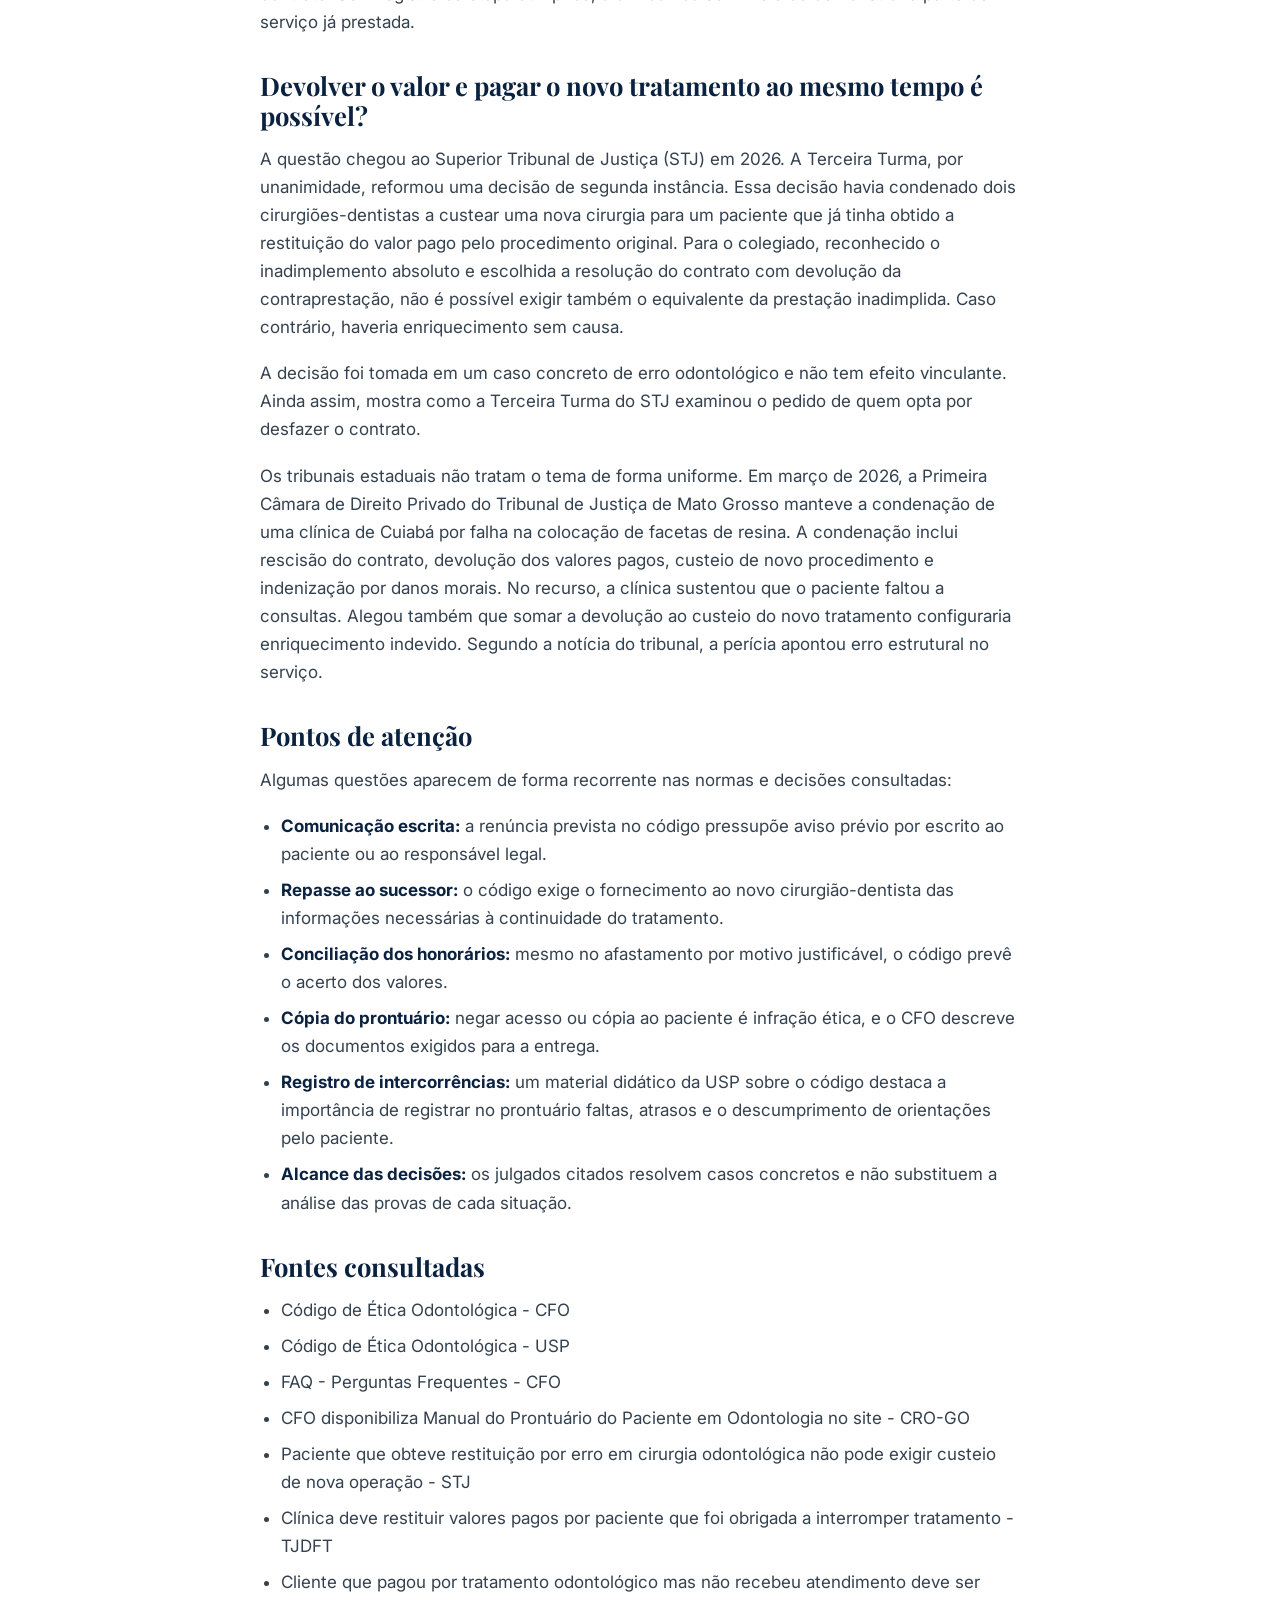
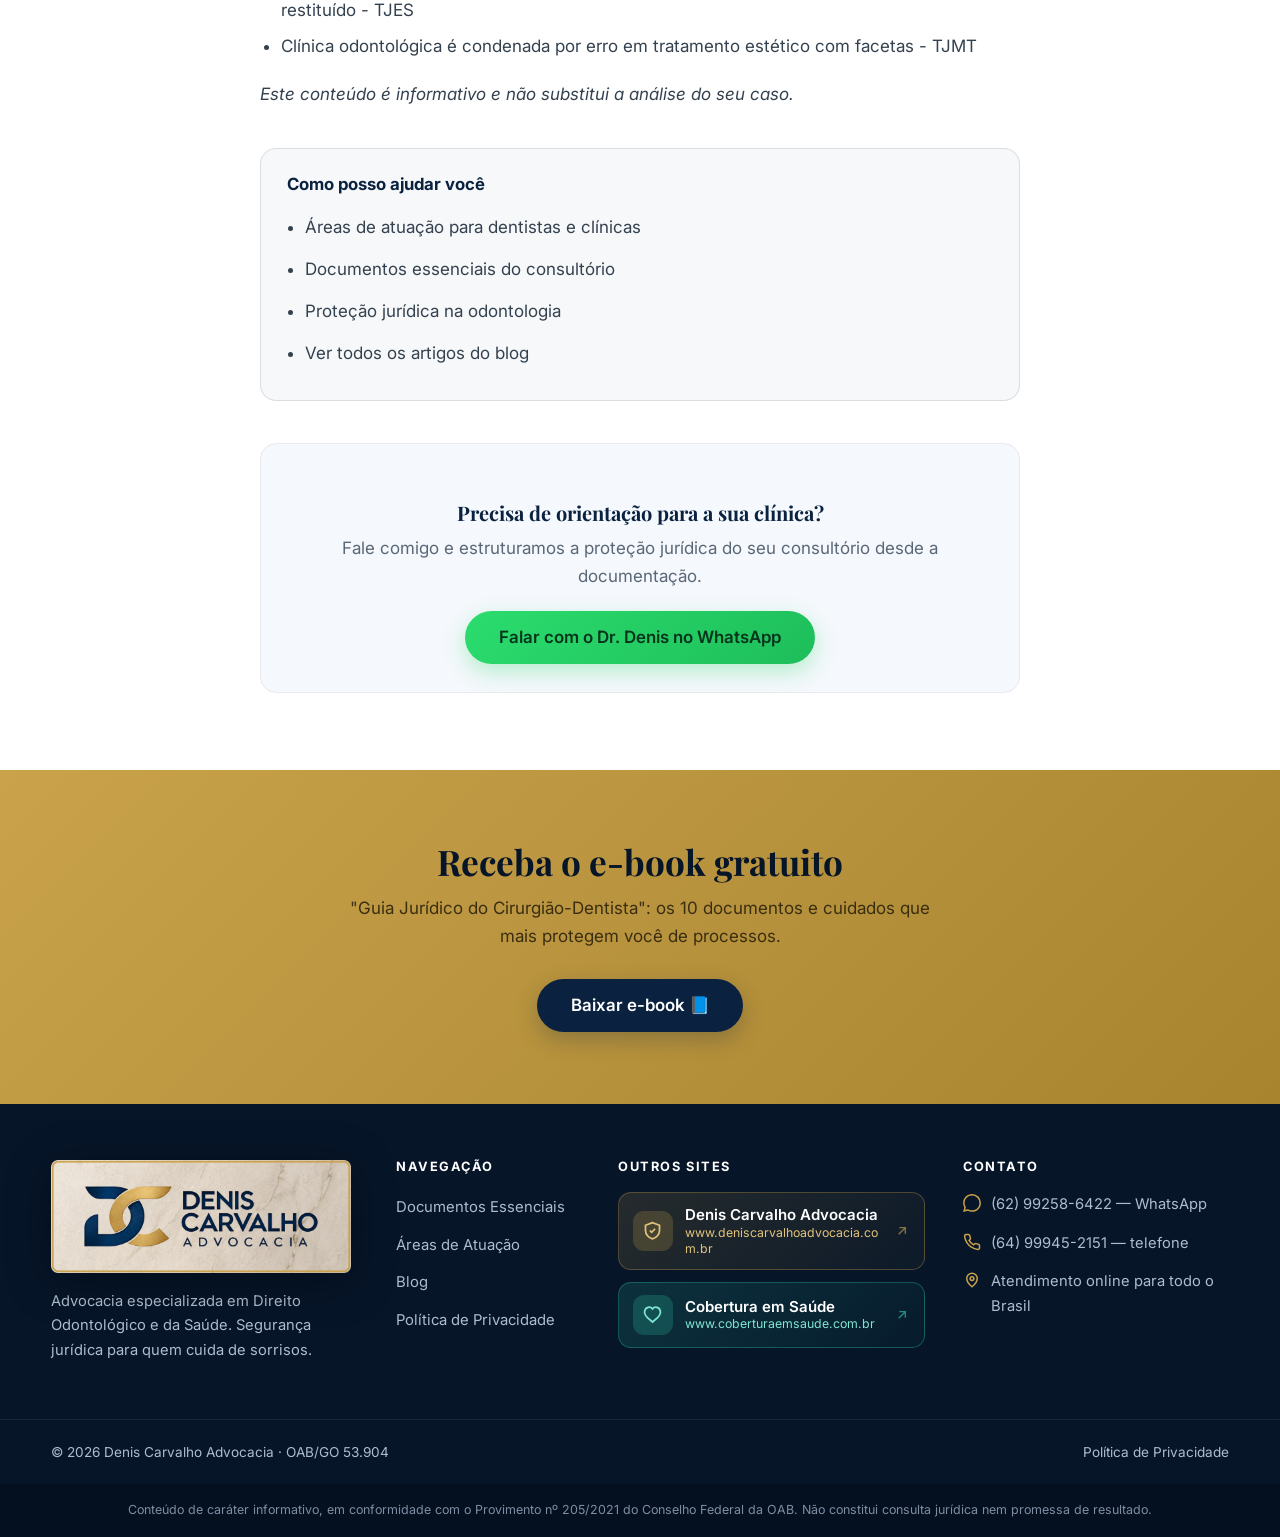
<file: artigo-tratamento-odontologico-interrompido-prontuario-valores-e-tr.html>
<!DOCTYPE html>
<html lang="pt-BR">
<head>
  <meta charset="UTF-8">
  <meta name="viewport" content="width=device-width, initial-scale=1.0">
  <title>Tratamento odontológico interrompido: prontuário, valores e troca | Advocacia Odontológica</title>
  <meta name="description" content="Tratamento odontológico interrompido: o que o Código de Ética do CFO diz sobre prontuário, renúncia e honorários e como o STJ e tribunais tratam a devolução.">
  <link rel="canonical" href="https://www.advocaciaodontologica.com.br/artigo-tratamento-odontologico-interrompido-prontuario-valores-e-tr.html">
  <link rel="icon" type="image/png" href="assets/img/favicon.png">
  <meta property="og:type" content="article">
  <meta property="og:title" content="Tratamento odontológico interrompido: prontuário, valores e troca">
  <meta property="og:description" content="Tratamento odontológico interrompido: o que o Código de Ética do CFO diz sobre prontuário, renúncia e honorários e como o STJ e tribunais tratam a devolução.">
  <meta property="og:image" content="https://www.advocaciaodontologica.com.br/assets/img/blog/tratamento-odontologico-interrompido-prontuario-valores-e-tr.jpg">
  <link rel="preconnect" href="https://fonts.googleapis.com">
  <link rel="preconnect" href="https://fonts.gstatic.com" crossorigin>
  <link href="https://fonts.googleapis.com/css2?family=Playfair+Display:wght@500;600;700;800&family=Inter:wght@400;500;600;700&display=swap" rel="stylesheet">
  <link rel="stylesheet" href="assets/css/styles.css">
  <script type="application/ld+json">
  {"@context":"https://schema.org","@type":"Article","image":"https://www.advocaciaodontologica.com.br/assets/img/blog/tratamento-odontologico-interrompido-prontuario-valores-e-tr.jpg","headline":"Tratamento odontológico interrompido: prontuário, valores e troca","description":"Tratamento odontológico interrompido: o que o Código de Ética do CFO diz sobre prontuário, renúncia e honorários e como o STJ e tribunais tratam a devolução.","datePublished":"2026-10-25","author":{"@type":"Person","name":"Denis Carvalho dos Santos Vieira"},"publisher":{"@type":"Organization","name":"Advocacia Odontológica — Denis Carvalho"},"mainEntityOfPage":"https://www.advocaciaodontologica.com.br/artigo-tratamento-odontologico-interrompido-prontuario-valores-e-tr.html"}
  </script>
</head>
<body>

  <header class="site-header" id="header">
    <div class="container nav">
      <a href="index.html" class="brand"><img src="assets/img/logo-dc.png?v=3" alt="Denis Carvalho Advocacia"></a>
      <nav aria-label="Menu principal">
        <ul class="nav-links" id="navLinks"><li><a href="index.html#contexto">Proteção jurídica</a></li><li><a href="index.html#documentos">Documentos</a></li><li><a href="index.html#servicos">Atuação</a></li><li><a href="index.html#sobre">Sobre</a></li><li><a href="blog.html">Blog</a></li><li><a href="index.html#contato">Contato</a></li></ul>
      </nav>
      <div class="nav-cta">
        <a href="https://wa.me/5562992565904?text=Ol%C3%A1%2C%20Dr.%20Denis!%20Vim%20pelo%20blog%20e%20gostaria%20de%20orienta%C3%A7%C3%A3o." target="_blank" rel="noopener" class="btn btn-gold"><svg viewBox="0 0 24 24" fill="currentColor"><path d="M.06 24l1.69-6.16a11.86 11.86 0 01-1.6-5.95C.16 5.32 5.5 0 12.06 0a11.8 11.8 0 018.41 3.49 11.8 11.8 0 013.48 8.41c0 6.55-5.34 11.89-11.89 11.89a11.9 11.9 0 01-5.69-1.45L.06 24zm6.6-3.8c1.68.99 3.28 1.59 5.4 1.59 5.44 0 9.87-4.43 9.88-9.88a9.8 9.8 0 00-2.88-6.99A9.82 9.82 0 0012.06 2c-5.45 0-9.88 4.43-9.88 9.88 0 2.2.64 3.85 1.72 5.58l-.99 3.62 3.75-.88z"/></svg><span class="btn-text">Fale no WhatsApp</span></a>
        <button class="nav-toggle" id="navToggle" aria-label="Abrir menu" aria-controls="navLinks"><span></span><span></span><span></span></button>
      </div>
    </div>
  </header>

  <section class="article-hero">
    <div class="container">
      <div class="crumbs"><a href="index.html">Início</a> › <a href="blog.html">Blog</a> › Documentação</div>
      <h1>Tratamento odontológico interrompido: prontuário, valores e troca</h1>
    </div>
  </section>

  <div class="article-cover">
    <figure>
      <img src="assets/img/blog/tratamento-odontologico-interrompido-prontuario-valores-e-tr.jpg?v=1" alt="Consultório odontológico claro e moderno com cadeira odontológica e pastas de documentos sobre a mesa">
      <figcaption>Imagem ilustrativa · banco de imagens</figcaption>
    </figure>
  </div>

  <article class="article">
    <div class="container article__wrap">
      <div class="article__meta">
        <span class="pill">Documentação</span>
        <span>25 de outubro de 2026</span>
        <span>6 min de leitura</span>
      </div>
      <p class="article__lead">Quando um tratamento odontológico é interrompido, três perguntas costumam surgir juntas: o que acontece com o prontuário, quanto do valor pago deve voltar ao paciente e como fica a continuidade com outro profissional. As respostas estão espalhadas pelo Código de Ética Odontológica, pelas orientações do Conselho Federal de Odontologia (CFO) e por decisões judiciais recentes. Essas fontes tratam a documentação clínica como peça central da discussão.</p>
<h2>O que o Código de Ética Odontológica diz sobre interromper um tratamento</h2>
<p>O Código de Ética Odontológica, aprovado pela <strong>Resolução CFO-118/2012</strong>, separa duas situações. A primeira é a renúncia. Entre os direitos do profissional, o código prevê a possibilidade de renunciar ao atendimento durante o tratamento. Isso vale quando forem constatados fatos que, a critério do cirurgião-dentista, prejudiquem o bom relacionamento com o paciente ou o pleno desempenho profissional. A condição vem no mesmo inciso. O profissional precisa comunicar previamente, por escrito, o paciente ou o responsável legal. Também precisa fornecer ao cirurgião-dentista que o suceder todas as informações necessárias para a continuidade do tratamento.</p>
<p>A segunda situação é o abandono. O art. 11, inciso VI, do código classifica como infração ética abandonar paciente, salvo por motivo justificável. Mesmo nesse caso, o texto exige duas providências: a conciliação dos honorários e a informação ao paciente, ou ao responsável legal, sobre a necessidade de continuidade do tratamento.</p>
<p>A diferença entre renúncia e abandono, portanto, está na forma. A saída comunicada por escrito, com repasse de informações ao sucessor, tem amparo no código. A interrupção sem aviso e sem acerto financeiro aparece na lista de infrações.</p>
<h2>Quem pode pedir o prontuário quando o paciente troca de dentista</h2>
<p>O código impõe ao profissional o dever de elaborar e manter atualizado o prontuário, com conservação em arquivo próprio, em meio físico ou digital. Os registros de cada avaliação devem seguir ordem cronológica, com data, hora, nome, assinatura e número de inscrição do cirurgião-dentista no Conselho Regional de Odontologia.</p>
<p>Na troca de profissional, o ponto sensível é o acesso. O código considera infração negar ao paciente acesso ao prontuário ou deixar de fornecer cópia quando solicitada. Também é infração deixar de dar as explicações necessárias à compreensão do conteúdo, com ressalva para os casos em que isso ocasione riscos ao próprio paciente ou a terceiros.</p>
<p>O documento de perguntas frequentes do CFO detalha a entrega. O próprio paciente pode pedir a cópia, com documento de identificação com foto. Um terceiro também pode, desde que apresente três itens: documento com foto, procuração do paciente com autorização específica para a entrega dos documentos do prontuário e cópia de um documento de identificação do paciente. O mesmo material lista as funções do prontuário: clínica, administrativa e financeira, legal e ética. Na função legal, o CFO menciona expressamente o uso do prontuário como meio de prova em questões jurídicas.</p>
<p>Em março de 2026, o CFO disponibilizou o <strong>Manual do Prontuário do Paciente em Odontologia</strong>. O material traz a estrutura do documento, modelos e orientações sobre registros de anamnese, evolução, exames, condutas e intercorrências. Segundo a divulgação do Conselho Regional de Odontologia de Goiás, os registros clínicos bem conduzidos servem à continuidade do cuidado. É justamente isso que está em jogo quando outro profissional assume o caso.</p>
<h2>Como os tribunais têm tratado a devolução de valores</h2>
<p>Nas páginas consultadas, não há súmula ou tema repetitivo específico sobre devolução de valores em tratamento odontológico interrompido. O que existe são decisões em casos concretos. Elas valem para aqueles processos, mas mostram quais elementos os juízes costumam examinar.</p>
<p>Em 2016, a 4ª Vara Cível de Taguatinga, no Distrito Federal, condenou uma clínica a restituir à paciente a quantia paga pelo início de um tratamento de implante. A paciente não pôde continuar o tratamento em razão de uma doença grave. O juiz analisou o caso pelo Código de Defesa do Consumidor. Pelos documentos do processo, verificou que os atos preparatórios haviam sido custeados pela paciente, enquanto os implantes não chegaram a ser realizados.</p>
<p>Em Aracruz, no Espírito Santo, o 2º Juizado Especial Cível, Criminal e da Fazenda Pública condenou uma clínica a restituir um paciente que pagou pelo tratamento. Segundo o relato, ele não era atendido nas consultas marcadas. O paciente apresentou recibos e uma reclamação feita ao Procon. Na decisão, o magistrado observou que o estabelecimento não apresentou prova de que o tratamento foi realizado conforme o contratado. Observou também que a clínica poderia ter juntado o histórico de consultas e atendimentos.</p>
<p>Os dois casos apontam para o mesmo eixo. A discussão sobre valores depende de saber o que foi efetivamente executado. Essa prova, em regra, vem do prontuário, dos recibos e do contrato. Sem registro da etapa cumprida, a clínica fica sem meio de demonstrar a parte do serviço já prestada.</p>
<h2>Devolver o valor e pagar o novo tratamento ao mesmo tempo é possível?</h2>
<p>A questão chegou ao Superior Tribunal de Justiça (STJ) em 2026. A Terceira Turma, por unanimidade, reformou uma decisão de segunda instância. Essa decisão havia condenado dois cirurgiões-dentistas a custear uma nova cirurgia para um paciente que já tinha obtido a restituição do valor pago pelo procedimento original. Para o colegiado, reconhecido o inadimplemento absoluto e escolhida a resolução do contrato com devolução da contraprestação, não é possível exigir também o equivalente da prestação inadimplida. Caso contrário, haveria enriquecimento sem causa.</p>
<p>A decisão foi tomada em um caso concreto de erro odontológico e não tem efeito vinculante. Ainda assim, mostra como a Terceira Turma do STJ examinou o pedido de quem opta por desfazer o contrato.</p>
<p>Os tribunais estaduais não tratam o tema de forma uniforme. Em março de 2026, a Primeira Câmara de Direito Privado do Tribunal de Justiça de Mato Grosso manteve a condenação de uma clínica de Cuiabá por falha na colocação de facetas de resina. A condenação inclui rescisão do contrato, devolução dos valores pagos, custeio de novo procedimento e indenização por danos morais. No recurso, a clínica sustentou que o paciente faltou a consultas. Alegou também que somar a devolução ao custeio do novo tratamento configuraria enriquecimento indevido. Segundo a notícia do tribunal, a perícia apontou erro estrutural no serviço.</p>
<h2>Pontos de atenção</h2>
<p>Algumas questões aparecem de forma recorrente nas normas e decisões consultadas:</p>
<ul>
<li><strong>Comunicação escrita:</strong> a renúncia prevista no código pressupõe aviso prévio por escrito ao paciente ou ao responsável legal.</li>
<li><strong>Repasse ao sucessor:</strong> o código exige o fornecimento ao novo cirurgião-dentista das informações necessárias à continuidade do tratamento.</li>
<li><strong>Conciliação dos honorários:</strong> mesmo no afastamento por motivo justificável, o código prevê o acerto dos valores.</li>
<li><strong>Cópia do prontuário:</strong> negar acesso ou cópia ao paciente é infração ética, e o CFO descreve os documentos exigidos para a entrega.</li>
<li><strong>Registro de intercorrências:</strong> um material didático da USP sobre o código destaca a importância de registrar no prontuário faltas, atrasos e o descumprimento de orientações pelo paciente.</li>
<li><strong>Alcance das decisões:</strong> os julgados citados resolvem casos concretos e não substituem a análise das provas de cada situação.</li>
</ul>
<h2>Fontes consultadas</h2>
<ul>
<li><a href="https://website.cfo.org.br/wp-content/uploads/2018/03/codigo_etica.pdf">Código de Ética Odontológica - CFO</a></li>
<li><a href="https://sites.usp.br/oflab/wp-content/uploads/sites/270/2023/03/Codigo-de-Etica-Odontologica.pdf">Código de Ética Odontológica - USP</a></li>
<li><a href="https://website.cfo.org.br/wp-content/uploads/2026/03/FAQ-PERGUNTAS-FREQUENTES-1.pdf">FAQ - Perguntas Frequentes - CFO</a></li>
<li><a href="https://www.crogo.org.br/site/index.php/destaques/2567-cfo-disponibiliza-manual-do-prontuario-do-paciente-em-odontologia-no-site">CFO disponibiliza Manual do Prontuário do Paciente em Odontologia no site - CRO-GO</a></li>
<li><a href="https://www.stj.jus.br/sites/portalp/Paginas/Comunicacao/Noticias/2026/16072026-Paciente-que-obteve-restituicao-por-erro-em-cirurgia-odontologica-nao-pode-exigir-custeio-de-nova-operacao.aspx">Paciente que obteve restituição por erro em cirurgia odontológica não pode exigir custeio de nova operação - STJ</a></li>
<li><a href="https://www.tjdft.jus.br/institucional/imprensa/noticias/2016/julho/clinica-odontologica-deve-restituir-valores-pagos-por-paciente-que-foi-obrigada-a-interromper-tratamento">Clínica deve restituir valores pagos por paciente que foi obrigada a interromper tratamento - TJDFT</a></li>
<li><a href="https://www.tjes.jus.br/cliente-que-pagou-por-tratamento-odontologico-mas-nao-teve-o-devido-atendimento-em-clinica-deve-ser-restituido/">Cliente que pagou por tratamento odontológico mas não recebeu atendimento deve ser restituído - TJES</a></li>
<li><a href="https://www.tjmt.jus.br/noticias/2026/3/clinica-odontologica-e-condenada-por-erro-em-tratamento-estetico-facetas">Clínica odontológica é condenada por erro em tratamento estético com facetas - TJMT</a></li>
</ul>
<p><em>Este conteúdo é informativo e não substitui a análise do seu caso.</em></p>

      <aside class="article-servicos" aria-label="Como posso ajudar você" style="margin:2.5rem 0;padding:1.4rem 1.6rem;border:1px solid rgba(11,31,59,.12);border-radius:16px;background:rgba(11,31,59,.03)">
        <strong style="display:block;font-size:1.05rem;margin-bottom:.7rem;color:var(--navy,#0b1f3b)">Como posso ajudar você</strong>
        <ul style="margin:0;padding-left:1.15rem;line-height:2"><li><a href="index.html#servicos">Áreas de atuação para dentistas e clínicas</a></li><li><a href="index.html#documentos">Documentos essenciais do consultório</a></li><li><a href="index.html#contexto">Proteção jurídica na odontologia</a></li><li><a href="blog.html">Ver todos os artigos do blog</a></li></ul>
      </aside>
      <div class="article__cta">
        <h3>Precisa de orientação para a sua clínica?</h3>
        <p>Fale comigo e estruturamos a proteção jurídica do seu consultório desde a documentação.</p>
        <a href="https://wa.me/5562992565904?text=Ol%C3%A1%2C%20Dr.%20Denis!%20Vim%20pelo%20blog%20e%20preciso%20de%20orienta%C3%A7%C3%A3o." target="_blank" rel="noopener" class="btn btn-whatsapp btn-lg">Falar com o Dr. Denis no WhatsApp</a>
      </div>
    </div>
  </article>

  <section class="cta-band"><div class="container"><h2>Receba o e-book gratuito</h2><p>"Guia Jurídico do Cirurgião-Dentista": os 10 documentos e cuidados que mais protegem você de processos.</p><a href="index.html#ebook" class="btn btn-navy btn-lg">Baixar e-book 📘</a></div></section>

  <footer class="footer">
    <div class="container">
      <div class="grid">
        <div class="f-brand"><img src="assets/img/logo-rodape-marmore.png?v=2" alt="Denis Carvalho Advocacia"><p>Advocacia especializada em Direito Odontológico e da Saúde. Segurança jurídica para quem cuida de sorrisos.</p></div>
        <div><h4>Navegação</h4><ul><li><a href="index.html#documentos">Documentos Essenciais</a></li><li><a href="index.html#servicos">Áreas de Atuação</a></li><li><a href="blog.html">Blog</a></li><li><a href="privacidade.html">Política de Privacidade</a></li></ul></div>
        <div><h4>Outros sites</h4><div class="f-sites">
            <a href="https://www.deniscarvalhoadvocacia.com.br" target="_blank" rel="noopener" class="f-site-card"><span class="f-site-ic"><svg viewBox="0 0 24 24" fill="none" stroke="currentColor" stroke-width="2"><path d="M12 3 4 6v6c0 4.4 3.4 8.5 8 9.5 4.6-1 8-5.1 8-9.5V6l-8-3Z"/><path d="m9 12 2 2 4-4"/></svg></span><span class="f-site-txt"><span class="f-site-nm">Denis Carvalho Advocacia</span><span class="f-site-url">www.deniscarvalhoadvocacia.com.br</span></span><svg class="f-site-go" viewBox="0 0 24 24" fill="none" stroke="currentColor" stroke-width="2"><path d="M7 17 17 7M8 7h9v9"/></svg></a>
            <a href="https://www.coberturaemsaude.com.br" target="_blank" rel="noopener" class="f-site-card f-site-card--health"><span class="f-site-ic"><svg viewBox="0 0 24 24" fill="none" stroke="currentColor" stroke-width="2"><path d="M20.8 7.6a5 5 0 0 0-8.8-2 5 5 0 0 0-8.8 2c-1 3 1 6 3 8l5.8 5 5.8-5c2-2 4-5 3-8Z"/></svg></span><span class="f-site-txt"><span class="f-site-nm">Cobertura em Saúde</span><span class="f-site-url">www.coberturaemsaude.com.br</span></span><svg class="f-site-go" viewBox="0 0 24 24" fill="none" stroke="currentColor" stroke-width="2"><path d="M7 17 17 7M8 7h9v9"/></svg></a>
          </div></div>
        <div class="f-contact"><h4>Contato</h4>
          <div class="fc"><svg viewBox="0 0 24 24" fill="currentColor"><path d="M.06 24l1.69-6.16a11.86 11.86 0 01-1.6-5.95C.16 5.32 5.5 0 12.06 0a11.8 11.8 0 018.41 3.49 11.8 11.8 0 013.48 8.41c0 6.55-5.34 11.89-11.89 11.89a11.9 11.9 0 01-5.69-1.45L.06 24zm6.6-3.8c1.68.99 3.28 1.59 5.4 1.59 5.44 0 9.87-4.43 9.88-9.88a9.8 9.8 0 00-2.88-6.99A9.82 9.82 0 0012.06 2c-5.45 0-9.88 4.43-9.88 9.88 0 2.2.64 3.85 1.72 5.58l-.99 3.62 3.75-.88z"/></svg><div><a href="https://wa.me/5562992565904" target="_blank" rel="noopener">(62) 99258-6422</a> — WhatsApp</div></div>
          <div class="fc"><svg viewBox="0 0 24 24" fill="none" stroke="currentColor" stroke-width="2"><path d="M22 16.92v3a2 2 0 01-2.18 2 19.8 19.8 0 01-8.63-3.07 19.5 19.5 0 01-6-6 19.8 19.8 0 01-3.07-8.67A2 2 0 014.11 2h3a2 2 0 012 1.72c.13.96.36 1.9.7 2.81a2 2 0 01-.45 2.11L8.09 9.91a16 16 0 006 6l1.27-1.27a2 2 0 012.11-.45c.91.34 1.85.57 2.81.7A2 2 0 0122 16.92z"/></svg><div>(64) 99945-2151 — telefone</div></div>
          <div class="fc"><svg viewBox="0 0 24 24" fill="none" stroke="currentColor" stroke-width="2"><path d="M12 21s-7-5.6-7-11a7 7 0 0114 0c0 5.4-7 11-7 11z"/><circle cx="12" cy="10" r="2.5"/></svg><div>Atendimento online para todo o Brasil</div></div>
        </div>
      </div>
    </div>
    <div class="footer-bottom"><div class="container"><span>© <span class="js-year">2026</span> Denis Carvalho Advocacia · OAB/GO 53.904</span><span><a href="privacidade.html">Política de Privacidade</a></span></div></div>
    <div class="disclaimer"><div class="container">Conteúdo de caráter informativo, em conformidade com o Provimento nº 205/2021 do Conselho Federal da OAB. Não constitui consulta jurídica nem promessa de resultado.</div></div>
  </footer>

  <div class="fab-stack">
    <button class="fab-totop" id="toTop" aria-label="Voltar ao topo"><svg viewBox="0 0 24 24" fill="none" stroke="currentColor" stroke-width="2.5"><path d="M18 15l-6-6-6 6"/></svg></button>
    <a href="https://wa.me/5562992565904?text=Ol%C3%A1%2C%20Dr.%20Denis!%20Vim%20pelo%20blog%20e%20gostaria%20de%20uma%20orienta%C3%A7%C3%A3o." target="_blank" rel="noopener" class="fab fab-whats" aria-label="Fale no WhatsApp"><svg viewBox="0 0 24 24" fill="currentColor"><path d="M.06 24l1.69-6.16a11.86 11.86 0 01-1.6-5.95C.16 5.32 5.5 0 12.06 0a11.8 11.8 0 018.41 3.49 11.8 11.8 0 013.48 8.41c0 6.55-5.34 11.89-11.89 11.89a11.9 11.9 0 01-5.69-1.45L.06 24zm6.6-3.8c1.68.99 3.28 1.59 5.4 1.59 5.44 0 9.87-4.43 9.88-9.88a9.8 9.8 0 00-2.88-6.99A9.82 9.82 0 0012.06 2c-5.45 0-9.88 4.43-9.88 9.88 0 2.2.64 3.85 1.72 5.58l-.99 3.62 3.75-.88z"/></svg><span class="fab-label">Fale comigo no WhatsApp</span></a>
  </div>

  <script src="assets/js/main.js" defer></script>
</body>
</html>
</file>
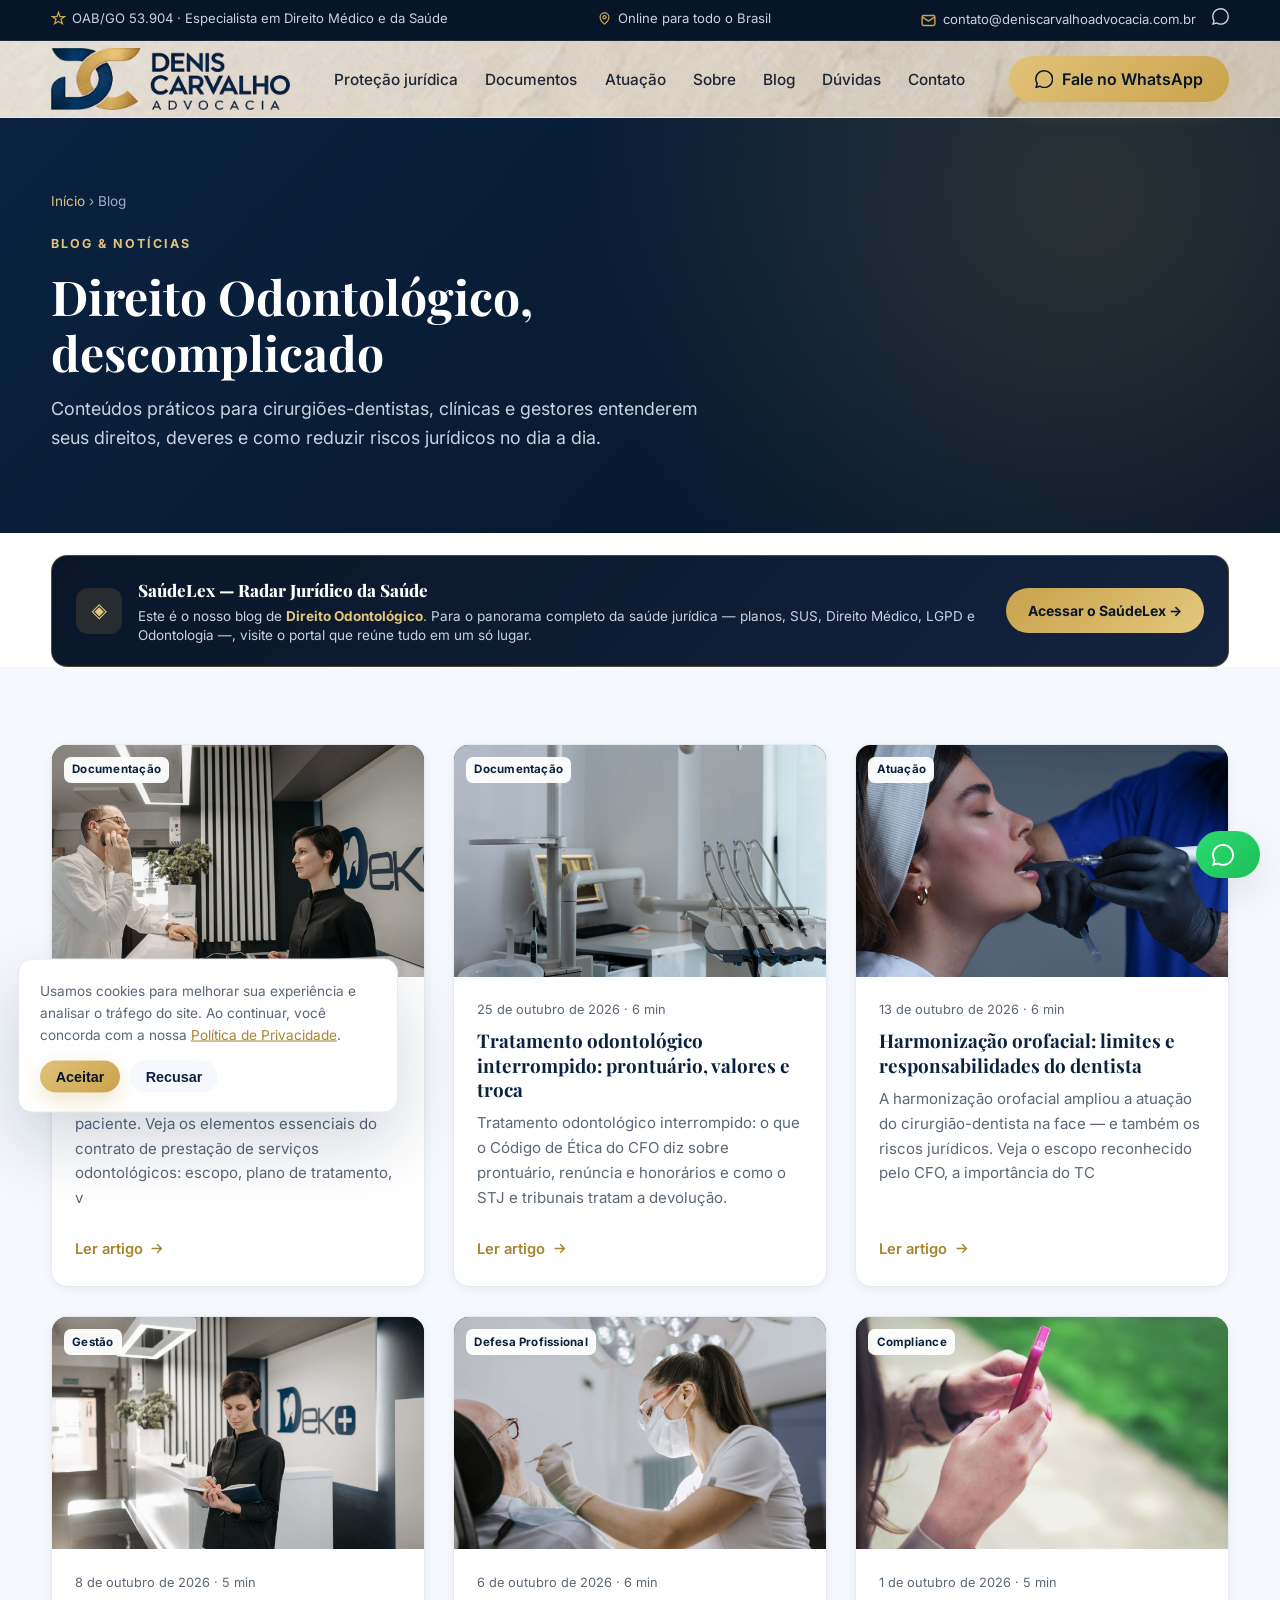
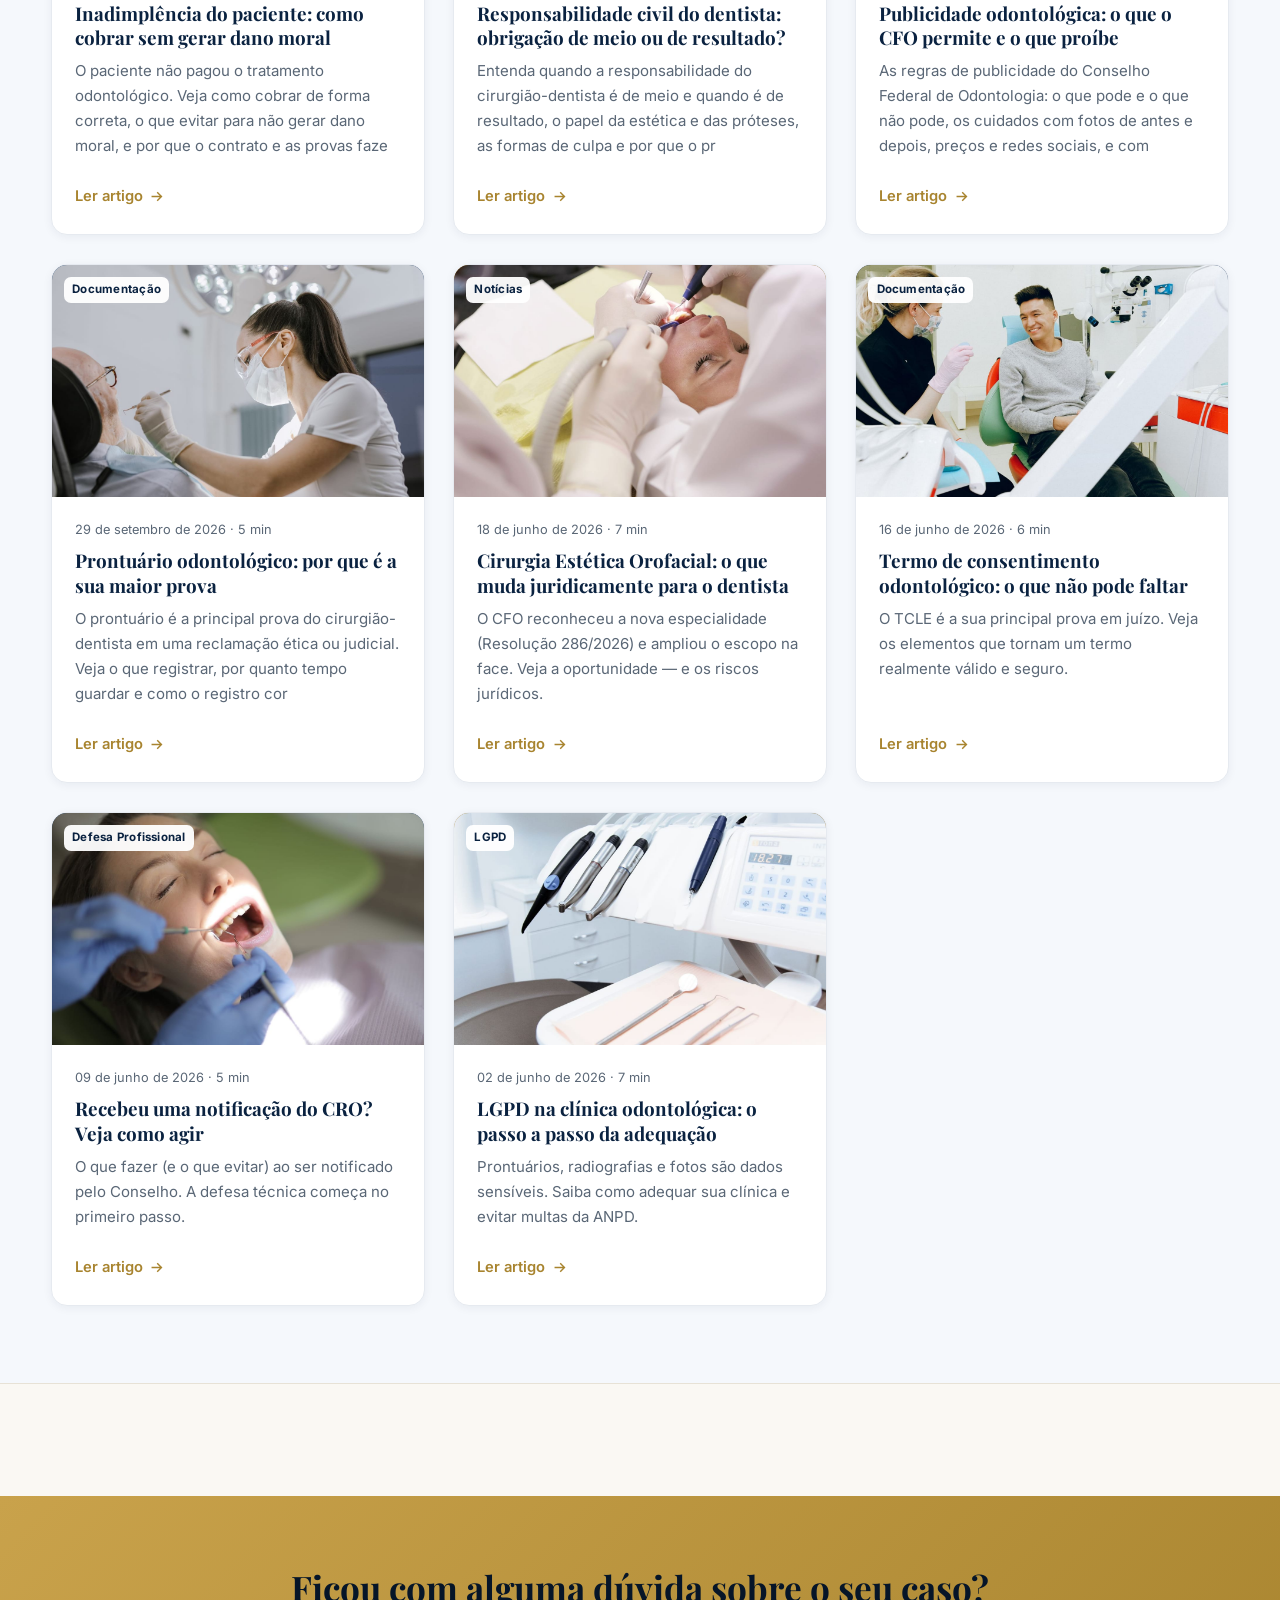
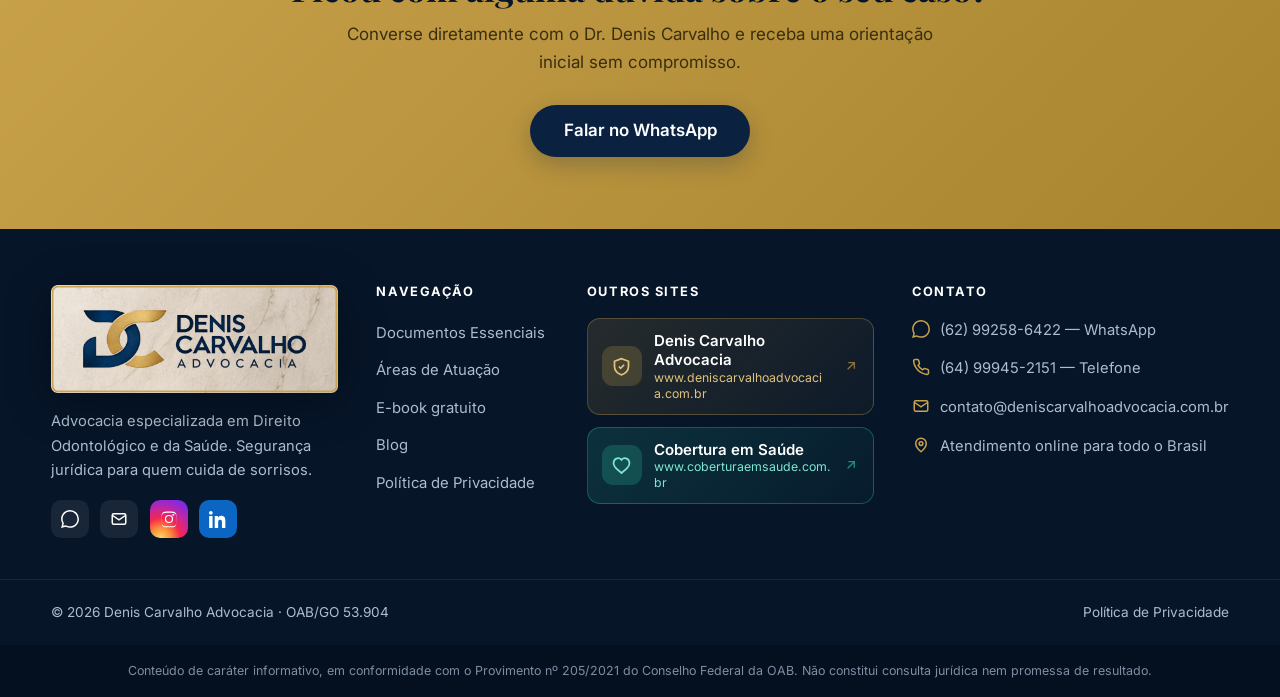
<file: blog.html>
<!DOCTYPE html>
<html lang="pt-BR">
<head>
  <meta charset="UTF-8">
  <meta name="viewport" content="width=device-width, initial-scale=1.0">
  <title>Blog — Advocacia Odontológica | Denis Carvalho Advocacia</title>
  <meta name="description" content="Artigos e notícias sobre Direito Odontológico: termo de consentimento, defesa no CRO, LGPD na clínica, publicidade odontológica e responsabilidade do cirurgião-dentista.">
  <link rel="canonical" href="https://www.advocaciaodontologica.com.br/blog.html">
  <link rel="icon" type="image/png" href="assets/img/favicon.png?v=8">
  <link rel="apple-touch-icon" href="assets/img/favicon.png?v=8">
  <meta property="og:type" content="website">
  <meta property="og:title" content="Blog — Advocacia Odontológica | Denis Carvalho">
  <meta property="og:description" content="Conteúdo jurídico prático para cirurgiões-dentistas e clínicas odontológicas.">
  <meta property="og:url" content="https://www.advocaciaodontologica.com.br/blog.html">
  <meta property="og:image" content="https://www.advocaciaodontologica.com.br/assets/img/og-image.jpg?v=8">
  <link rel="preconnect" href="https://fonts.googleapis.com">
  <link rel="preconnect" href="https://fonts.gstatic.com" crossorigin>
  <link href="https://fonts.googleapis.com/css2?family=Playfair+Display:wght@500;600;700;800&family=Inter:wght@400;500;600;700&display=swap" rel="stylesheet">
  <link rel="stylesheet" href="assets/css/styles.css?v=20260621b">
</head>
<body>

  <!-- TOP BAR -->
  <div class="topbar">
    <div class="container">
      <div class="tb-left"><span class="tb-item"><svg viewBox="0 0 24 24" fill="none" stroke="currentColor" stroke-width="2"><path d="M12 2l2.39 6.96H22l-6 4.37 2.3 7.06L12 16.9l-6.3 3.49L8 13.33 2 8.96h7.61z"/></svg> OAB/GO 53.904 · Especialista em Direito Médico e da Saúde</span></div>
      <div class="tb-center"><span class="tb-item hide-sm"><svg viewBox="0 0 24 24" fill="none" stroke="currentColor" stroke-width="2"><path d="M12 21s-7-5.6-7-11a7 7 0 0114 0c0 5.4-7 11-7 11z"/><circle cx="12" cy="10" r="2.5"/></svg> Online para todo o Brasil</span></div>
      <div class="tb-social">
        <a href="mailto:contato@deniscarvalhoadvocacia.com.br" class="tb-item hide-sm"><svg viewBox="0 0 24 24" fill="none" stroke="currentColor" stroke-width="2"><rect x="3" y="5" width="18" height="14" rx="2"/><path d="M3 7l9 6 9-6"/></svg> contato@deniscarvalhoadvocacia.com.br</a>
        <a href="https://wa.me/5562992565904" target="_blank" rel="noopener" aria-label="WhatsApp"><svg viewBox="0 0 24 24" fill="currentColor"><path d="M.06 24l1.69-6.16a11.86 11.86 0 01-1.6-5.95C.16 5.32 5.5 0 12.06 0a11.8 11.8 0 018.41 3.49 11.8 11.8 0 013.48 8.41c0 6.55-5.34 11.89-11.89 11.89a11.9 11.9 0 01-5.69-1.45L.06 24zm6.6-3.8c1.68.99 3.28 1.59 5.4 1.59 5.44 0 9.87-4.43 9.88-9.88a9.8 9.8 0 00-2.88-6.99A9.82 9.82 0 0012.06 2c-5.45 0-9.88 4.43-9.88 9.88 0 2.2.64 3.85 1.72 5.58l-.99 3.62 3.75-.88z"/></svg></a>
      </div>
    </div>
  </div>

  <!-- HEADER -->
  <header class="site-header" id="header">
    <div class="container nav">
      <a href="index.html" class="brand" aria-label="Advocacia Odontológica — Denis Carvalho"><img src="assets/img/logo-dc.png?v=8" alt="Denis Carvalho Advocacia — Advocacia Odontológica"></a>
      <nav aria-label="Menu principal">
        <ul class="nav-links" id="navLinks">
          <li><a href="index.html#contexto">Proteção jurídica</a></li>
          <li><a href="index.html#documentos">Documentos</a></li>
          <li><a href="index.html#servicos">Atuação</a></li>
          <li><a href="index.html#sobre">Sobre</a></li>
          <li><a href="blog.html">Blog</a></li>
          <li><a href="index.html#duvidas">Dúvidas</a></li>
          <li><a href="index.html#contato">Contato</a></li>
        </ul>
      </nav>
      <div class="nav-cta">
        <a href="https://wa.me/5562992565904?text=Ol%C3%A1%2C%20Dr.%20Denis!%20Vim%20pelo%20blog%20de%20Advocacia%20Odontol%C3%B3gica." target="_blank" rel="noopener" class="btn btn-gold"><svg viewBox="0 0 24 24"><path d="M.06 24l1.69-6.16a11.86 11.86 0 01-1.6-5.95C.16 5.32 5.5 0 12.06 0a11.8 11.8 0 018.41 3.49 11.8 11.8 0 013.48 8.41c0 6.55-5.34 11.89-11.89 11.89a11.9 11.9 0 01-5.69-1.45L.06 24zm6.6-3.8c1.68.99 3.28 1.59 5.4 1.59 5.44 0 9.87-4.43 9.88-9.88a9.8 9.8 0 00-2.88-6.99A9.82 9.82 0 0012.06 2c-5.45 0-9.88 4.43-9.88 9.88 0 2.2.64 3.85 1.72 5.58l-.99 3.62 3.75-.88z"/></svg><span class="btn-text">Fale no WhatsApp</span></a>
        <button class="nav-toggle" id="navToggle" aria-label="Abrir menu" aria-controls="navLinks"><span></span><span></span><span></span></button>
      </div>
    </div>
  </header>

  <!-- PAGE HERO -->
  <section class="article-hero">
    <div class="container">
      <div class="crumbs"><a href="index.html">Início</a> › Blog</div>
      <span class="eyebrow" style="color:var(--gold-light)">Blog & Notícias</span>
      <h1>Direito Odontológico, descomplicado</h1>
      <p class="lead">Conteúdos práticos para cirurgiões-dentistas, clínicas e gestores entenderem seus direitos, deveres e como reduzir riscos jurídicos no dia a dia.</p>
    </div>
  </section>

  <!-- POSTS -->
  <!-- DIRECIONAMENTO SAUDELEX -->
  <section class="saudelex-topbanner" style="padding:22px 0 0">
    <div class="container">
      <a href="https://saudelex.com.br" target="_blank" rel="noopener" style="display:flex;align-items:center;gap:18px;flex-wrap:wrap;justify-content:space-between;padding:20px 24px;border-radius:16px;text-decoration:none;background:linear-gradient(135deg,#0a1628,#13233f);border:1px solid rgba(201,162,75,.35)">
        <div style="display:flex;align-items:center;gap:16px;min-width:240px;flex:1 1 320px">
          <span aria-hidden="true" style="flex:none;display:grid;place-items:center;width:46px;height:46px;border-radius:12px;background:rgba(201,162,75,.15);color:#E3C77E;font-size:20px;font-weight:700">&#9672;</span>
          <div>
            <div style="font-weight:800;color:#fff;font-size:17px;font-family:&#39;Playfair Display&#39;,Georgia,serif">SaúdeLex — Radar Jurídico da Saúde</div>
            <div style="color:#c7d3e1;font-size:13.5px;margin-top:3px;line-height:1.45">Este é o nosso blog de <strong style="color:#E3C77E">Direito Odontológico</strong>. Para o panorama completo da saúde jurídica — planos, SUS, Direito Médico, LGPD e Odontologia —, visite o portal que reúne tudo em um só lugar.</div>
          </div>
        </div>
        <span style="flex:none;display:inline-flex;align-items:center;gap:8px;padding:11px 22px;border-radius:999px;background:linear-gradient(135deg,#C9A24B,#E3C77E);color:#0a1628;font-weight:700;font-size:14px;white-space:nowrap">Acessar o SaúdeLex →</span>
      </a>
    </div>
  </section>

  <section class="blog">
    <div class="container">
      <div class="posts">
        <article class="post">
          <a href="artigo-contrato-odontologico.html" class="thumb g2"><span class="cat">Documentação</span><img src="assets/img/blog/contrato-odontologico.jpg?v=1" alt="Dentista e paciente conversando em um consultório odontológico" loading="lazy"><svg viewBox="0 0 24 24" fill="none" stroke="currentColor" stroke-width="1.5"><path d="M12 2l8 4v6c0 5-3.4 8.5-8 10-4.6-1.5-8-5-8-10V6z"/><path d="M9 12l2 2 4-4"/></svg></a>
          <div class="body"><div class="date">15 de outubro de 2026 · 5 min</div><h3>Contrato de prestação de serviços odontológicos: o que não pode faltar</h3><p>Um bom contrato protege o dentista e o paciente. Veja os elementos essenciais do contrato de prestação de serviços odontológicos: escopo, plano de tratamento, v</p><a href="artigo-contrato-odontologico.html" class="more">Ler artigo <svg viewBox="0 0 24 24" fill="none" stroke="currentColor" stroke-width="2"><path d="M5 12h14M13 6l6 6-6 6"/></svg></a></div>
        </article>
        <article class="post">
          <a href="artigo-tratamento-odontologico-interrompido-prontuario-valores-e-tr.html" class="thumb g1"><span class="cat">Documentação</span><img src="assets/img/blog/tratamento-odontologico-interrompido-prontuario-valores-e-tr.jpg?v=1" alt="Consultório odontológico claro e moderno com cadeira odontológica e pastas de documentos sobre a mesa" loading="lazy"><svg viewBox="0 0 24 24" fill="none" stroke="currentColor" stroke-width="1.5"><path d="M12 2l8 4v6c0 5-3.4 8.5-8 10-4.6-1.5-8-5-8-10V6z"/><path d="M9 12l2 2 4-4"/></svg></a>
          <div class="body"><div class="date">25 de outubro de 2026 · 6 min</div><h3>Tratamento odontológico interrompido: prontuário, valores e troca</h3><p>Tratamento odontológico interrompido: o que o Código de Ética do CFO diz sobre prontuário, renúncia e honorários e como o STJ e tribunais tratam a devolução.</p><a href="artigo-tratamento-odontologico-interrompido-prontuario-valores-e-tr.html" class="more">Ler artigo <svg viewBox="0 0 24 24" fill="none" stroke="currentColor" stroke-width="2"><path d="M5 12h14M13 6l6 6-6 6"/></svg></a></div>
        </article>
        <article class="post">
          <a href="artigo-harmonizacao-orofacial.html" class="thumb g3"><span class="cat">Atuação</span><img src="assets/img/blog/harmonizacao-orofacial.jpg?v=1" alt="Profissional realizando um procedimento estético facial em clínica" loading="lazy"><svg viewBox="0 0 24 24" fill="none" stroke="currentColor" stroke-width="1.5"><path d="M12 2l8 4v6c0 5-3.4 8.5-8 10-4.6-1.5-8-5-8-10V6z"/><path d="M9 12l2 2 4-4"/></svg></a>
          <div class="body"><div class="date">13 de outubro de 2026 · 6 min</div><h3>Harmonização orofacial: limites e responsabilidades do dentista</h3><p>A harmonização orofacial ampliou a atuação do cirurgião-dentista na face — e também os riscos jurídicos. Veja o escopo reconhecido pelo CFO, a importância do TC</p><a href="artigo-harmonizacao-orofacial.html" class="more">Ler artigo <svg viewBox="0 0 24 24" fill="none" stroke="currentColor" stroke-width="2"><path d="M5 12h14M13 6l6 6-6 6"/></svg></a></div>
        </article>
        <article class="post">
          <a href="artigo-honorarios-inadimplencia-odonto.html" class="thumb g2"><span class="cat">Gestão</span><img src="assets/img/blog/honorarios-inadimplencia-odonto.jpg?v=1" alt="Recepção de uma clínica odontológica com atendente" loading="lazy"><svg viewBox="0 0 24 24" fill="none" stroke="currentColor" stroke-width="1.5"><path d="M12 2l8 4v6c0 5-3.4 8.5-8 10-4.6-1.5-8-5-8-10V6z"/><path d="M9 12l2 2 4-4"/></svg></a>
          <div class="body"><div class="date">8 de outubro de 2026 · 5 min</div><h3>Inadimplência do paciente: como cobrar sem gerar dano moral</h3><p>O paciente não pagou o tratamento odontológico. Veja como cobrar de forma correta, o que evitar para não gerar dano moral, e por que o contrato e as provas faze</p><a href="artigo-honorarios-inadimplencia-odonto.html" class="more">Ler artigo <svg viewBox="0 0 24 24" fill="none" stroke="currentColor" stroke-width="2"><path d="M5 12h14M13 6l6 6-6 6"/></svg></a></div>
        </article>
        <article class="post">
          <a href="artigo-responsabilidade-civil-dentista.html" class="thumb g1"><span class="cat">Defesa Profissional</span><img src="assets/img/blog/responsabilidade-civil-dentista.jpg?v=1" alt="Cirurgião-dentista atendendo um paciente na cadeira odontológica" loading="lazy"><svg viewBox="0 0 24 24" fill="none" stroke="currentColor" stroke-width="1.5"><path d="M12 2l8 4v6c0 5-3.4 8.5-8 10-4.6-1.5-8-5-8-10V6z"/><path d="M9 12l2 2 4-4"/></svg></a>
          <div class="body"><div class="date">6 de outubro de 2026 · 6 min</div><h3>Responsabilidade civil do dentista: obrigação de meio ou de resultado?</h3><p>Entenda quando a responsabilidade do cirurgião-dentista é de meio e quando é de resultado, o papel da estética e das próteses, as formas de culpa e por que o pr</p><a href="artigo-responsabilidade-civil-dentista.html" class="more">Ler artigo <svg viewBox="0 0 24 24" fill="none" stroke="currentColor" stroke-width="2"><path d="M5 12h14M13 6l6 6-6 6"/></svg></a></div>
        </article>
        <article class="post">
          <a href="artigo-publicidade-odontologica-cfo.html" class="thumb g3"><span class="cat">Compliance</span><img src="assets/img/blog/publicidade-odontologica-cfo.jpg?v=1" alt="Dentista usando o smartphone no consultório" loading="lazy"><svg viewBox="0 0 24 24" fill="none" stroke="currentColor" stroke-width="1.5"><path d="M12 2l8 4v6c0 5-3.4 8.5-8 10-4.6-1.5-8-5-8-10V6z"/><path d="M9 12l2 2 4-4"/></svg></a>
          <div class="body"><div class="date">1 de outubro de 2026 · 5 min</div><h3>Publicidade odontológica: o que o CFO permite e o que proíbe</h3><p>As regras de publicidade do Conselho Federal de Odontologia: o que pode e o que não pode, os cuidados com fotos de antes e depois, preços e redes sociais, e com</p><a href="artigo-publicidade-odontologica-cfo.html" class="more">Ler artigo <svg viewBox="0 0 24 24" fill="none" stroke="currentColor" stroke-width="2"><path d="M5 12h14M13 6l6 6-6 6"/></svg></a></div>
        </article>
        <article class="post">
          <a href="artigo-prontuario-odontologico.html" class="thumb g2"><span class="cat">Documentação</span><img src="assets/img/blog/prontuario-odontologico.jpg?v=1" alt="Dentista atendendo um paciente em consultório odontológico" loading="lazy"><svg viewBox="0 0 24 24" fill="none" stroke="currentColor" stroke-width="1.5"><path d="M12 2l8 4v6c0 5-3.4 8.5-8 10-4.6-1.5-8-5-8-10V6z"/><path d="M9 12l2 2 4-4"/></svg></a>
          <div class="body"><div class="date">29 de setembro de 2026 · 5 min</div><h3>Prontuário odontológico: por que é a sua maior prova</h3><p>O prontuário é a principal prova do cirurgião-dentista em uma reclamação ética ou judicial. Veja o que registrar, por quanto tempo guardar e como o registro cor</p><a href="artigo-prontuario-odontologico.html" class="more">Ler artigo <svg viewBox="0 0 24 24" fill="none" stroke="currentColor" stroke-width="2"><path d="M5 12h14M13 6l6 6-6 6"/></svg></a></div>
        </article>
        <!-- ====== Para adicionar um novo post, copie um bloco <article class="post"> ... </article> ====== -->
        <article class="post">
          <a href="artigo-cirurgia-estetica-orofacial.html" class="thumb g3"><span class="cat">Notícias</span><img src="assets/img/blog/cirurgia-estetica-orofacial.jpg?v=1" alt="Dentista realizando procedimento odontológico" loading="lazy"><svg viewBox="0 0 24 24" fill="none" stroke="currentColor" stroke-width="1.5"><path d="M12 3l1.9 4.6L18.5 9l-4.6 1.9L12 15l-1.9-4.6L5.5 9l4.6-1.4L12 3z"/><path d="M19 14l.9 2.1L22 17l-2.1.9L19 20l-.9-2.1L16 17l2.1-.6L19 14z"/></svg></a>
          <div class="body"><div class="date">18 de junho de 2026 · 7 min</div><h3>Cirurgia Estética Orofacial: o que muda juridicamente para o dentista</h3><p>O CFO reconheceu a nova especialidade (Resolução 286/2026) e ampliou o escopo na face. Veja a oportunidade — e os riscos jurídicos.</p><a href="artigo-cirurgia-estetica-orofacial.html" class="more">Ler artigo <svg viewBox="0 0 24 24" fill="none" stroke="currentColor" stroke-width="2"><path d="M5 12h14M13 6l6 6-6 6"/></svg></a></div>
        </article>
        <article class="post">
          <a href="artigo-tcle-odontologia.html" class="thumb g1"><span class="cat">Documentação</span><img src="assets/img/blog/tcle-odontologia.jpg?v=1" alt="Dentista orientando o paciente na cadeira odontológica" loading="lazy"><svg viewBox="0 0 24 24" fill="none" stroke="currentColor" stroke-width="1.5"><path d="M14 2H6a2 2 0 00-2 2v16a2 2 0 002 2h12a2 2 0 002-2V8z"/><path d="M14 2v6h6M9 13h6M9 17h4"/></svg></a>
          <div class="body"><div class="date">16 de junho de 2026 · 6 min</div><h3>Termo de consentimento odontológico: o que não pode faltar</h3><p>O TCLE é a sua principal prova em juízo. Veja os elementos que tornam um termo realmente válido e seguro.</p><a href="artigo-tcle-odontologia.html" class="more">Ler artigo <svg viewBox="0 0 24 24" fill="none" stroke="currentColor" stroke-width="2"><path d="M5 12h14M13 6l6 6-6 6"/></svg></a></div>
        </article>
        <article class="post">
          <a href="artigo-defesa-cro.html" class="thumb g2"><span class="cat">Defesa Profissional</span><img src="assets/img/blog/defesa-cro.jpg?v=1" alt="Atendimento em consultório odontológico" loading="lazy"><svg viewBox="0 0 24 24" fill="none" stroke="currentColor" stroke-width="1.5"><path d="M12 2l8 4v6c0 5-3.4 8.5-8 10-4.6-1.5-8-5-8-10V6z"/><path d="M9 12l2 2 4-4"/></svg></a>
          <div class="body"><div class="date">09 de junho de 2026 · 5 min</div><h3>Recebeu uma notificação do CRO? Veja como agir</h3><p>O que fazer (e o que evitar) ao ser notificado pelo Conselho. A defesa técnica começa no primeiro passo.</p><a href="artigo-defesa-cro.html" class="more">Ler artigo <svg viewBox="0 0 24 24" fill="none" stroke="currentColor" stroke-width="2"><path d="M5 12h14M13 6l6 6-6 6"/></svg></a></div>
        </article>
        <article class="post">
          <a href="artigo-lgpd-clinica.html" class="thumb g3"><span class="cat">LGPD</span><img src="assets/img/blog/lgpd-clinica.jpg?v=1" alt="Equipamentos de uma clínica odontológica" loading="lazy"><svg viewBox="0 0 24 24" fill="none" stroke="currentColor" stroke-width="1.5"><path d="M12 2l8 4v6c0 5-3.4 8.5-8 10-4.6-1.5-8-5-8-10V6z"/></svg></a>
          <div class="body"><div class="date">02 de junho de 2026 · 7 min</div><h3>LGPD na clínica odontológica: o passo a passo da adequação</h3><p>Prontuários, radiografias e fotos são dados sensíveis. Saiba como adequar sua clínica e evitar multas da ANPD.</p><a href="artigo-lgpd-clinica.html" class="more">Ler artigo <svg viewBox="0 0 24 24" fill="none" stroke="currentColor" stroke-width="2"><path d="M5 12h14M13 6l6 6-6 6"/></svg></a></div>
        </article>
      </div>
    </div>
  </section>

  <!-- RADAR SAUDELEX -->
  <section style="padding:56px 0;border-top:1px solid #e7e2d6;background:#faf8f3">
    <div class="container">
      <div id="radar-saudelex" data-limite="6"></div>
    </div>
  </section>

  <!-- CTA -->
  <section class="cta-band">
    <div class="container">
      <h2>Ficou com alguma dúvida sobre o seu caso?</h2>
      <p>Converse diretamente com o Dr. Denis Carvalho e receba uma orientação inicial sem compromisso.</p>
      <a href="https://wa.me/5562992565904?text=Ol%C3%A1%2C%20Dr.%20Denis!%20Li%20um%20artigo%20no%20blog%20e%20gostaria%20de%20tirar%20uma%20d%C3%BAvida." target="_blank" rel="noopener" class="btn btn-navy btn-lg">Falar no WhatsApp</a>
    </div>
  </section>

  <!-- FOOTER -->
  <footer class="footer">
    <div class="container">
      <div class="grid">
        <div class="f-brand">
          <img src="assets/img/logo-rodape-marmore.png?v=8" alt="Denis Carvalho Advocacia">
          <p>Advocacia especializada em Direito Odontológico e da Saúde. Segurança jurídica para quem cuida de sorrisos.</p>
          <div class="f-social">
            <a href="https://wa.me/5562992565904" target="_blank" rel="noopener" aria-label="WhatsApp"><svg viewBox="0 0 24 24" fill="currentColor"><path d="M.06 24l1.69-6.16a11.86 11.86 0 01-1.6-5.95C.16 5.32 5.5 0 12.06 0a11.8 11.8 0 018.41 3.49 11.8 11.8 0 013.48 8.41c0 6.55-5.34 11.89-11.89 11.89a11.9 11.9 0 01-5.69-1.45L.06 24zm6.6-3.8c1.68.99 3.28 1.59 5.4 1.59 5.44 0 9.87-4.43 9.88-9.88a9.8 9.8 0 00-2.88-6.99A9.82 9.82 0 0012.06 2c-5.45 0-9.88 4.43-9.88 9.88 0 2.2.64 3.85 1.72 5.58l-.99 3.62 3.75-.88z"/></svg></a>
            <a href="mailto:contato@deniscarvalhoadvocacia.com.br" aria-label="E-mail"><svg viewBox="0 0 24 24" fill="none" stroke="currentColor" stroke-width="2"><rect x="3" y="5" width="18" height="14" rx="2"/><path d="M3 7l9 6 9-6"/></svg></a>
            <a href="https://www.instagram.com/deniscarvalho.odonto" target="_blank" rel="noopener" aria-label="Instagram" class="f-social-ig"><svg viewBox="0 0 24 24" fill="currentColor"><path d="M12 2.16c3.2 0 3.58.01 4.85.07 1.17.05 1.8.25 2.23.42.56.21.96.47 1.38.9.43.42.69.82.9 1.38.17.43.37 1.06.42 2.23.06 1.27.07 1.65.07 4.85s-.01 3.58-.07 4.85c-.05 1.17-.25 1.8-.42 2.23-.21.56-.47.96-.9 1.38-.42.43-.82.69-1.38.9-.43.17-1.06.37-2.23.42-1.27.06-1.65.07-4.85.07s-3.58-.01-4.85-.07c-1.17-.05-1.8-.25-2.23-.42a3.71 3.71 0 0 1-1.38-.9 3.71 3.71 0 0 1-.9-1.38c-.17-.43-.37-1.06-.42-2.23-.06-1.27-.07-1.65-.07-4.85s.01-3.58.07-4.85c.05-1.17.25-1.8.42-2.23.21-.56.47-.96.9-1.38.42-.43.82-.69 1.38-.9.43-.17 1.06-.37 2.23-.42 1.27-.06 1.65-.07 4.85-.07Zm0 1.62c-3.15 0-3.52.01-4.76.07-1.15.05-1.77.24-2.19.41-.55.21-.94.47-1.36.88-.41.42-.67.81-.88 1.36-.16.41-.36 1.04-.41 2.19-.06 1.24-.07 1.61-.07 4.76s.01 3.52.07 4.76c.05 1.15.24 1.77.41 2.19.21.55.47.94.88 1.36.42.41.81.67 1.36.88.41.16 1.04.36 2.19.41 1.24.06 1.61.07 4.76.07s3.52-.01 4.76-.07c1.15-.05 1.77-.24 2.19-.41.55-.21.94-.47 1.36-.88.41-.42.67-.81.88-1.36.16-.41.36-1.04.41-2.19.06-1.24.07-1.61.07-4.76s-.01-3.52-.07-4.76c-.05-1.15-.24-1.77-.41-2.19a3.66 3.66 0 0 0-.88-1.36 3.66 3.66 0 0 0-1.36-.88c-.41-.16-1.04-.36-2.19-.41-1.24-.06-1.61-.07-4.76-.07Zm0 2.76a5.46 5.46 0 1 1 0 10.92 5.46 5.46 0 0 1 0-10.92Zm0 1.62a3.84 3.84 0 1 0 0 7.68 3.84 3.84 0 0 0 0-7.68Zm5.65-2.96a1.28 1.28 0 1 1 0 2.56 1.28 1.28 0 0 1 0-2.56Z"/></svg></a>
            <a href="https://www.linkedin.com/in/denis-carvalho-dos-santos-vieira-0546294b" target="_blank" rel="noopener" aria-label="LinkedIn" class="f-social-li"><svg viewBox="0 0 24 24" fill="currentColor"><path d="M4.98 3.5A2.5 2.5 0 1 1 0 3.51a2.5 2.5 0 0 1 4.98-.01ZM.22 8.02h4.55V24H.22V8.02Zm7.39 0h4.36v2.18h.06c.61-1.15 2.1-2.37 4.32-2.37 4.62 0 5.47 3.04 5.47 6.99V24h-4.55v-7.08c0-1.69-.03-3.86-2.35-3.86-2.36 0-2.72 1.84-2.72 3.74V24H7.61V8.02Z"/></svg></a>
          </div>
        </div>
        <div>
          <h4>Navegação</h4>
          <ul><li><a href="index.html#documentos">Documentos Essenciais</a></li><li><a href="index.html#servicos">Áreas de Atuação</a></li><li><a href="index.html#ebook">E-book gratuito</a></li><li><a href="blog.html">Blog</a></li><li><a href="privacidade.html">Política de Privacidade</a></li></ul>
        </div>
        <div>
          <h4>Outros sites</h4>
          <div class="f-sites">
            <a href="https://www.deniscarvalhoadvocacia.com.br" target="_blank" rel="noopener" class="f-site-card">
              <span class="f-site-ic"><svg viewBox="0 0 24 24" fill="none" stroke="currentColor" stroke-width="2"><path d="M12 3 4 6v6c0 4.4 3.4 8.5 8 9.5 4.6-1 8-5.1 8-9.5V6l-8-3Z"/><path d="m9 12 2 2 4-4"/></svg></span>
              <span class="f-site-txt"><span class="f-site-nm">Denis Carvalho Advocacia</span><span class="f-site-url">www.deniscarvalhoadvocacia.com.br</span></span>
              <svg class="f-site-go" viewBox="0 0 24 24" fill="none" stroke="currentColor" stroke-width="2"><path d="M7 17 17 7M8 7h9v9"/></svg>
            </a>
            <a href="https://www.coberturaemsaude.com.br" target="_blank" rel="noopener" class="f-site-card f-site-card--health">
              <span class="f-site-ic"><svg viewBox="0 0 24 24" fill="none" stroke="currentColor" stroke-width="2"><path d="M20.8 7.6a5 5 0 0 0-8.8-2 5 5 0 0 0-8.8 2c-1 3 1 6 3 8l5.8 5 5.8-5c2-2 4-5 3-8Z"/></svg></span>
              <span class="f-site-txt"><span class="f-site-nm">Cobertura em Saúde</span><span class="f-site-url">www.coberturaemsaude.com.br</span></span>
              <svg class="f-site-go" viewBox="0 0 24 24" fill="none" stroke="currentColor" stroke-width="2"><path d="M7 17 17 7M8 7h9v9"/></svg>
            </a>
          </div>
        </div>
        <div class="f-contact">
          <h4>Contato</h4>
          <div class="fc"><svg viewBox="0 0 24 24" fill="currentColor"><path d="M.06 24l1.69-6.16a11.86 11.86 0 01-1.6-5.95C.16 5.32 5.5 0 12.06 0a11.8 11.8 0 018.41 3.49 11.8 11.8 0 013.48 8.41c0 6.55-5.34 11.89-11.89 11.89a11.9 11.9 0 01-5.69-1.45L.06 24zm6.6-3.8c1.68.99 3.28 1.59 5.4 1.59 5.44 0 9.87-4.43 9.88-9.88a9.8 9.8 0 00-2.88-6.99A9.82 9.82 0 0012.06 2c-5.45 0-9.88 4.43-9.88 9.88 0 2.2.64 3.85 1.72 5.58l-.99 3.62 3.75-.88z"/></svg><div><a href="https://wa.me/5562992565904" target="_blank" rel="noopener">(62) 99258-6422</a> — WhatsApp</div></div><div class="fc"><svg viewBox="0 0 24 24" fill="none" stroke="currentColor" stroke-width="2"><path d="M22 16.92v3a2 2 0 01-2.18 2 19.8 19.8 0 01-8.63-3.07 19.5 19.5 0 01-6-6 19.8 19.8 0 01-3.07-8.67A2 2 0 014.11 2h3a2 2 0 012 1.72c.13.96.36 1.9.7 2.81a2 2 0 01-.45 2.11L8.09 9.91a16 16 0 006 6l1.27-1.27a2 2 0 012.11-.45c.91.34 1.85.57 2.81.7A2 2 0 0122 16.92z"/></svg><div>(64) 99945-2151 — Telefone</div></div>
          <div class="fc"><svg viewBox="0 0 24 24" fill="none" stroke="currentColor" stroke-width="2"><rect x="3" y="5" width="18" height="14" rx="2"/><path d="M3 7l9 6 9-6"/></svg><div><a href="mailto:contato@deniscarvalhoadvocacia.com.br">contato@deniscarvalhoadvocacia.com.br</a></div></div>
          <div class="fc"><svg viewBox="0 0 24 24" fill="none" stroke="currentColor" stroke-width="2"><path d="M12 21s-7-5.6-7-11a7 7 0 0114 0c0 5.4-7 11-7 11z"/><circle cx="12" cy="10" r="2.5"/></svg><div>Atendimento online para todo o Brasil</div></div>
        </div>
      </div>
    </div>
    <div class="footer-bottom"><div class="container"><span>© <span class="js-year">2026</span> Denis Carvalho Advocacia · OAB/GO 53.904</span><span><a href="privacidade.html">Política de Privacidade</a></span></div></div>
    <div class="disclaimer"><div class="container">Conteúdo de caráter informativo, em conformidade com o Provimento nº 205/2021 do Conselho Federal da OAB. Não constitui consulta jurídica nem promessa de resultado.</div></div>
  </footer>

  <!-- FLOATING -->
  <div class="fab-stack">
    <button class="fab-totop" id="toTop" aria-label="Voltar ao topo"><svg viewBox="0 0 24 24" fill="none" stroke="currentColor" stroke-width="2.5"><path d="M18 15l-6-6-6 6"/></svg></button>
    <a href="https://wa.me/5562992565904?text=Ol%C3%A1%2C%20Dr.%20Denis!%20Vim%20pelo%20blog%20e%20gostaria%20de%20uma%20orienta%C3%A7%C3%A3o." target="_blank" rel="noopener" class="fab fab-whats" aria-label="Fale no WhatsApp"><svg viewBox="0 0 24 24" fill="currentColor"><path d="M.06 24l1.69-6.16a11.86 11.86 0 01-1.6-5.95C.16 5.32 5.5 0 12.06 0a11.8 11.8 0 018.41 3.49 11.8 11.8 0 013.48 8.41c0 6.55-5.34 11.89-11.89 11.89a11.9 11.9 0 01-5.69-1.45L.06 24zm6.6-3.8c1.68.99 3.28 1.59 5.4 1.59 5.44 0 9.87-4.43 9.88-9.88a9.8 9.8 0 00-2.88-6.99A9.82 9.82 0 0012.06 2c-5.45 0-9.88 4.43-9.88 9.88 0 2.2.64 3.85 1.72 5.58l-.99 3.62 3.75-.88z"/></svg><span class="fab-label">Fale comigo no WhatsApp</span></a>
  </div>

  <script src="https://saudelex.com.br/radar-embed.js" defer></script>
  <script src="assets/js/main.js?v=20260914g" defer></script>
</body>
</html>
</file>
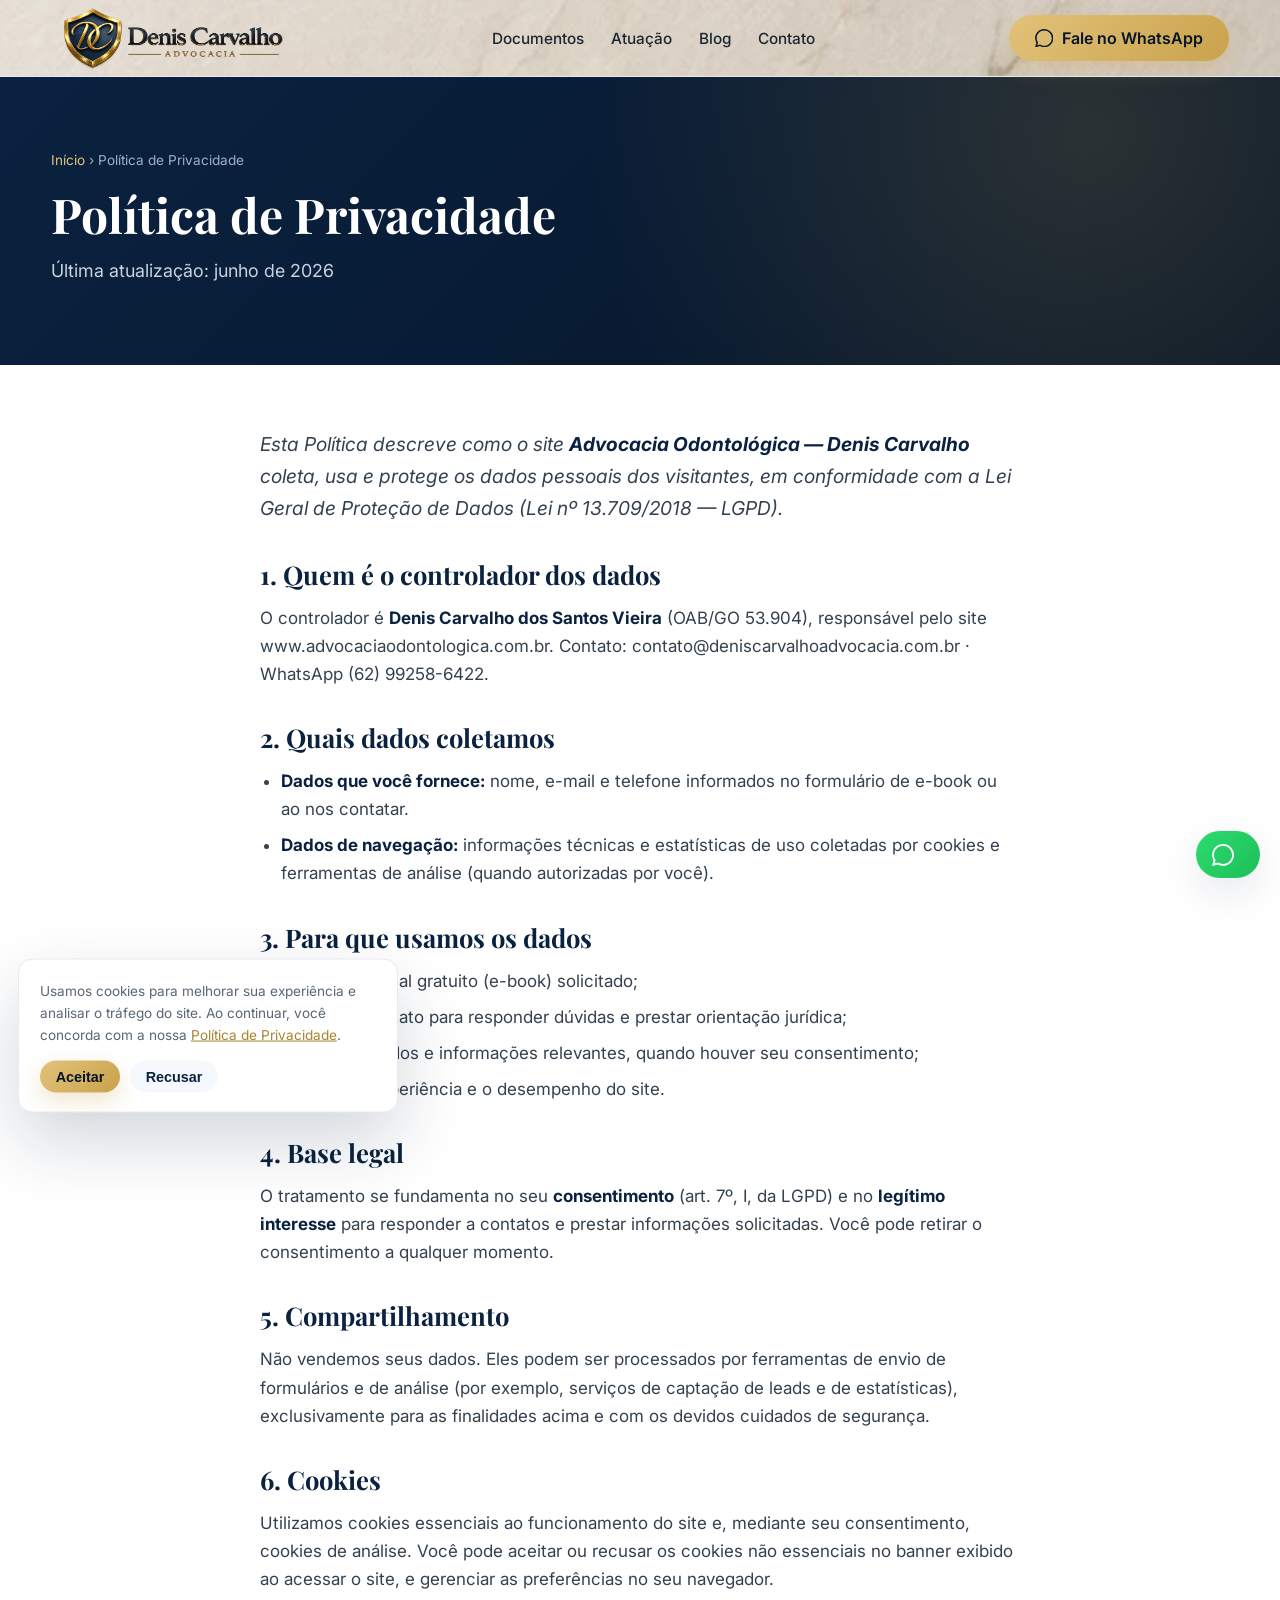
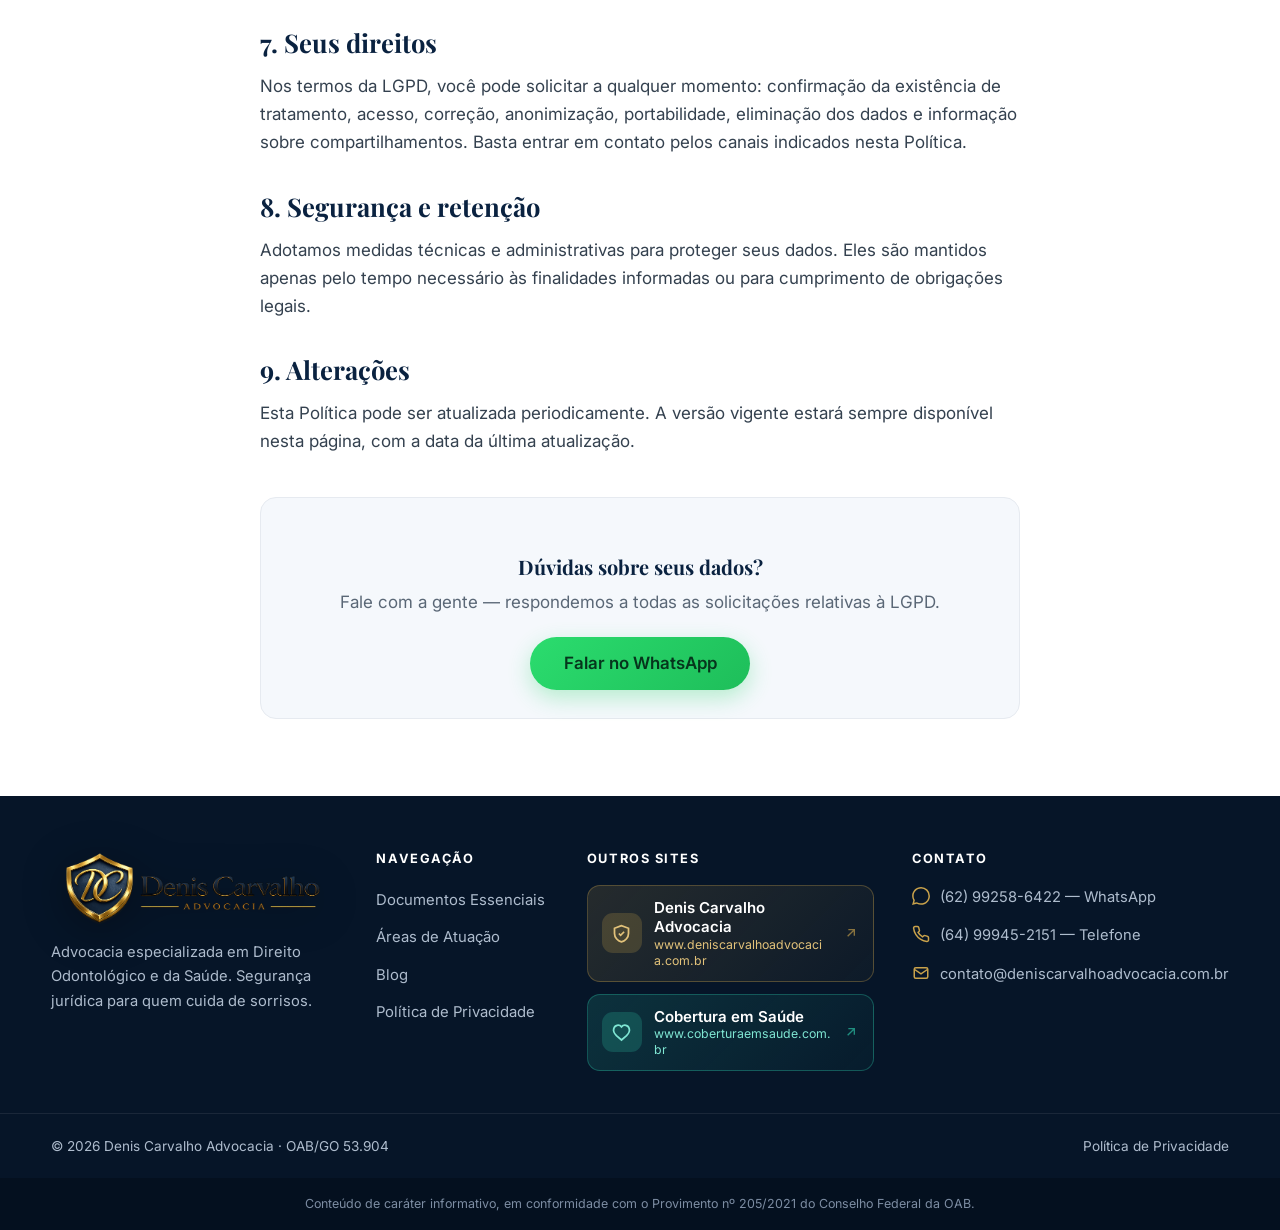
<file: privacidade.html>
<!DOCTYPE html>
<html lang="pt-BR">
<head>
  <meta charset="UTF-8">
  <meta name="viewport" content="width=device-width, initial-scale=1.0">
  <title>Política de Privacidade | Advocacia Odontológica — Denis Carvalho</title>
  <meta name="description" content="Política de Privacidade do site Advocacia Odontológica — Denis Carvalho Advocacia. Como tratamos seus dados em conformidade com a LGPD.">
  <meta name="robots" content="noindex, follow">
  <link rel="icon" type="image/png" href="assets/img/favicon.png?v=8">
  <link rel="preconnect" href="https://fonts.googleapis.com">
  <link rel="preconnect" href="https://fonts.gstatic.com" crossorigin>
  <link href="https://fonts.googleapis.com/css2?family=Playfair+Display:wght@500;600;700;800&family=Inter:wght@400;500;600;700&display=swap" rel="stylesheet">
  <link rel="stylesheet" href="assets/css/styles.css?v=20260619d">
</head>
<body>

  <!-- HEADER -->
  <header class="site-header" id="header">
    <div class="container nav">
      <a href="index.html" class="brand" aria-label="Advocacia Odontológica — Denis Carvalho"><img src="assets/img/logo.png" alt="Denis Carvalho Advocacia — Advocacia Odontológica"></a>
      <nav aria-label="Menu principal">
        <ul class="nav-links" id="navLinks">
          <li><a href="index.html#documentos">Documentos</a></li>
          <li><a href="index.html#servicos">Atuação</a></li>
          <li><a href="blog.html">Blog</a></li>
          <li><a href="index.html#contato">Contato</a></li>
        </ul>
      </nav>
      <div class="nav-cta">
        <a href="https://wa.me/5562992565904?text=Ol%C3%A1%2C%20Dr.%20Denis!%20Gostaria%20de%20uma%20orienta%C3%A7%C3%A3o." target="_blank" rel="noopener" class="btn btn-gold"><svg viewBox="0 0 24 24"><path d="M.06 24l1.69-6.16a11.86 11.86 0 01-1.6-5.95C.16 5.32 5.5 0 12.06 0a11.8 11.8 0 018.41 3.49 11.8 11.8 0 013.48 8.41c0 6.55-5.34 11.89-11.89 11.89a11.9 11.9 0 01-5.69-1.45L.06 24zm6.6-3.8c1.68.99 3.28 1.59 5.4 1.59 5.44 0 9.87-4.43 9.88-9.88a9.8 9.8 0 00-2.88-6.99A9.82 9.82 0 0012.06 2c-5.45 0-9.88 4.43-9.88 9.88 0 2.2.64 3.85 1.72 5.58l-.99 3.62 3.75-.88z"/></svg><span class="btn-text">Fale no WhatsApp</span></a>
        <button class="nav-toggle" id="navToggle" aria-label="Abrir menu" aria-controls="navLinks"><span></span><span></span><span></span></button>
      </div>
    </div>
  </header>

  <section class="article-hero">
    <div class="container">
      <div class="crumbs"><a href="index.html">Início</a> › Política de Privacidade</div>
      <h1>Política de Privacidade</h1>
      <p class="lead">Última atualização: junho de 2026</p>
    </div>
  </section>

  <article class="article">
    <div class="container article__wrap">
      <p class="article__lead">Esta Política descreve como o site <strong>Advocacia Odontológica — Denis Carvalho</strong> coleta, usa e protege os dados pessoais dos visitantes, em conformidade com a Lei Geral de Proteção de Dados (Lei nº 13.709/2018 — LGPD).</p>

      <h2>1. Quem é o controlador dos dados</h2>
      <p>O controlador é <strong>Denis Carvalho dos Santos Vieira</strong> (OAB/GO 53.904), responsável pelo site www.advocaciaodontologica.com.br. Contato: <a href="mailto:contato@deniscarvalhoadvocacia.com.br">contato@deniscarvalhoadvocacia.com.br</a> · WhatsApp <a href="https://wa.me/5562992565904" target="_blank" rel="noopener">(62) 99258-6422</a>.</p>

      <h2>2. Quais dados coletamos</h2>
      <ul>
        <li><strong>Dados que você fornece:</strong> nome, e-mail e telefone informados no formulário de e-book ou ao nos contatar.</li>
        <li><strong>Dados de navegação:</strong> informações técnicas e estatísticas de uso coletadas por cookies e ferramentas de análise (quando autorizadas por você).</li>
      </ul>

      <h2>3. Para que usamos os dados</h2>
      <ul>
        <li>Enviar o material gratuito (e-book) solicitado;</li>
        <li>Entrar em contato para responder dúvidas e prestar orientação jurídica;</li>
        <li>Enviar conteúdos e informações relevantes, quando houver seu consentimento;</li>
        <li>Melhorar a experiência e o desempenho do site.</li>
      </ul>

      <h2>4. Base legal</h2>
      <p>O tratamento se fundamenta no seu <strong>consentimento</strong> (art. 7º, I, da LGPD) e no <strong>legítimo interesse</strong> para responder a contatos e prestar informações solicitadas. Você pode retirar o consentimento a qualquer momento.</p>

      <h2>5. Compartilhamento</h2>
      <p>Não vendemos seus dados. Eles podem ser processados por ferramentas de envio de formulários e de análise (por exemplo, serviços de captação de leads e de estatísticas), exclusivamente para as finalidades acima e com os devidos cuidados de segurança.</p>

      <h2>6. Cookies</h2>
      <p>Utilizamos cookies essenciais ao funcionamento do site e, mediante seu consentimento, cookies de análise. Você pode aceitar ou recusar os cookies não essenciais no banner exibido ao acessar o site, e gerenciar as preferências no seu navegador.</p>

      <h2>7. Seus direitos</h2>
      <p>Nos termos da LGPD, você pode solicitar a qualquer momento: confirmação da existência de tratamento, acesso, correção, anonimização, portabilidade, eliminação dos dados e informação sobre compartilhamentos. Basta entrar em contato pelos canais indicados nesta Política.</p>

      <h2>8. Segurança e retenção</h2>
      <p>Adotamos medidas técnicas e administrativas para proteger seus dados. Eles são mantidos apenas pelo tempo necessário às finalidades informadas ou para cumprimento de obrigações legais.</p>

      <h2>9. Alterações</h2>
      <p>Esta Política pode ser atualizada periodicamente. A versão vigente estará sempre disponível nesta página, com a data da última atualização.</p>

      <div class="article__cta">
        <h3>Dúvidas sobre seus dados?</h3>
        <p>Fale com a gente — respondemos a todas as solicitações relativas à LGPD.</p>
        <a href="https://wa.me/5562992565904?text=Ol%C3%A1%2C%20Dr.%20Denis!%20Tenho%20uma%20d%C3%BAvida%20sobre%20a%20Pol%C3%ADtica%20de%20Privacidade." target="_blank" rel="noopener" class="btn btn-whatsapp btn-lg">Falar no WhatsApp</a>
      </div>
    </div>
  </article>

  <footer class="footer">
    <div class="container">
      <div class="grid">
        <div class="f-brand">
          <img src="assets/img/logo.png" alt="Denis Carvalho Advocacia">
          <p>Advocacia especializada em Direito Odontológico e da Saúde. Segurança jurídica para quem cuida de sorrisos.</p>
        </div>
        <div>
          <h4>Navegação</h4>
          <ul><li><a href="index.html#documentos">Documentos Essenciais</a></li><li><a href="index.html#servicos">Áreas de Atuação</a></li><li><a href="blog.html">Blog</a></li><li><a href="privacidade.html">Política de Privacidade</a></li></ul>
        </div>
        <div>
          <h4>Outros sites</h4>
          <div class="f-sites">
            <a href="https://www.deniscarvalhoadvocacia.com.br" target="_blank" rel="noopener" class="f-site-card">
              <span class="f-site-ic"><svg viewBox="0 0 24 24" fill="none" stroke="currentColor" stroke-width="2"><path d="M12 3 4 6v6c0 4.4 3.4 8.5 8 9.5 4.6-1 8-5.1 8-9.5V6l-8-3Z"/><path d="m9 12 2 2 4-4"/></svg></span>
              <span class="f-site-txt"><span class="f-site-nm">Denis Carvalho Advocacia</span><span class="f-site-url">www.deniscarvalhoadvocacia.com.br</span></span>
              <svg class="f-site-go" viewBox="0 0 24 24" fill="none" stroke="currentColor" stroke-width="2"><path d="M7 17 17 7M8 7h9v9"/></svg>
            </a>
            <a href="https://www.coberturaemsaude.com.br" target="_blank" rel="noopener" class="f-site-card f-site-card--health">
              <span class="f-site-ic"><svg viewBox="0 0 24 24" fill="none" stroke="currentColor" stroke-width="2"><path d="M20.8 7.6a5 5 0 0 0-8.8-2 5 5 0 0 0-8.8 2c-1 3 1 6 3 8l5.8 5 5.8-5c2-2 4-5 3-8Z"/></svg></span>
              <span class="f-site-txt"><span class="f-site-nm">Cobertura em Saúde</span><span class="f-site-url">www.coberturaemsaude.com.br</span></span>
              <svg class="f-site-go" viewBox="0 0 24 24" fill="none" stroke="currentColor" stroke-width="2"><path d="M7 17 17 7M8 7h9v9"/></svg>
            </a>
          </div>
        </div>
        <div class="f-contact">
          <h4>Contato</h4>
          <div class="fc"><svg viewBox="0 0 24 24" fill="currentColor"><path d="M.06 24l1.69-6.16a11.86 11.86 0 01-1.6-5.95C.16 5.32 5.5 0 12.06 0a11.8 11.8 0 018.41 3.49 11.8 11.8 0 013.48 8.41c0 6.55-5.34 11.89-11.89 11.89a11.9 11.9 0 01-5.69-1.45L.06 24zm6.6-3.8c1.68.99 3.28 1.59 5.4 1.59 5.44 0 9.87-4.43 9.88-9.88a9.8 9.8 0 00-2.88-6.99A9.82 9.82 0 0012.06 2c-5.45 0-9.88 4.43-9.88 9.88 0 2.2.64 3.85 1.72 5.58l-.99 3.62 3.75-.88z"/></svg><div><a href="https://wa.me/5562992565904" target="_blank" rel="noopener">(62) 99258-6422</a> — WhatsApp</div></div><div class="fc"><svg viewBox="0 0 24 24" fill="none" stroke="currentColor" stroke-width="2"><path d="M22 16.92v3a2 2 0 01-2.18 2 19.8 19.8 0 01-8.63-3.07 19.5 19.5 0 01-6-6 19.8 19.8 0 01-3.07-8.67A2 2 0 014.11 2h3a2 2 0 012 1.72c.13.96.36 1.9.7 2.81a2 2 0 01-.45 2.11L8.09 9.91a16 16 0 006 6l1.27-1.27a2 2 0 012.11-.45c.91.34 1.85.57 2.81.7A2 2 0 0122 16.92z"/></svg><div>(64) 99945-2151 — Telefone</div></div>
          <div class="fc"><svg viewBox="0 0 24 24" fill="none" stroke="currentColor" stroke-width="2"><rect x="3" y="5" width="18" height="14" rx="2"/><path d="M3 7l9 6 9-6"/></svg><div><a href="mailto:contato@deniscarvalhoadvocacia.com.br">contato@deniscarvalhoadvocacia.com.br</a></div></div>
        </div>
      </div>
    </div>
    <div class="footer-bottom"><div class="container"><span>© <span class="js-year">2026</span> Denis Carvalho Advocacia · OAB/GO 53.904</span><span><a href="privacidade.html">Política de Privacidade</a></span></div></div>
    <div class="disclaimer"><div class="container">Conteúdo de caráter informativo, em conformidade com o Provimento nº 205/2021 do Conselho Federal da OAB.</div></div>
  </footer>

  <div class="fab-stack">
    <button class="fab-totop" id="toTop" aria-label="Voltar ao topo"><svg viewBox="0 0 24 24" fill="none" stroke="currentColor" stroke-width="2.5"><path d="M18 15l-6-6-6 6"/></svg></button>
    <a href="https://wa.me/5562992565904" target="_blank" rel="noopener" class="fab fab-whats" aria-label="Fale no WhatsApp"><svg viewBox="0 0 24 24" fill="currentColor"><path d="M.06 24l1.69-6.16a11.86 11.86 0 01-1.6-5.95C.16 5.32 5.5 0 12.06 0a11.8 11.8 0 018.41 3.49 11.8 11.8 0 013.48 8.41c0 6.55-5.34 11.89-11.89 11.89a11.9 11.9 0 01-5.69-1.45L.06 24zm6.6-3.8c1.68.99 3.28 1.59 5.4 1.59 5.44 0 9.87-4.43 9.88-9.88a9.8 9.8 0 00-2.88-6.99A9.82 9.82 0 0012.06 2c-5.45 0-9.88 4.43-9.88 9.88 0 2.2.64 3.85 1.72 5.58l-.99 3.62 3.75-.88z"/></svg><span class="fab-label">Fale comigo no WhatsApp</span></a>
  </div>

  <script src="assets/js/main.js?v=20260914g" defer></script>
</body>
</html>
</file>
<file: assets/css/styles.css>
/* ===================================================================
   Advocacia Odontológica — Denis Carvalho Advocacia
   Folha de estilo única (index, blog, artigos, privacidade)
   Identidade: navy + dourado · Playfair Display + Inter
   =================================================================== */

/* ---------- Tokens ---------- */
:root {
  --navy:        #0a2240;
  --navy-2:      #0d2a4d;
  --navy-3:      #112f57;
  --navy-deep:   #061528;
  --gold:        #c9a24b;
  --gold-light:  #e2c27a;
  --gold-dark:   #a8842f;
  --ink:         #1c2733;
  --muted:       #5a6776;
  --line:        #e6eaf0;
  --bg:          #ffffff;
  --bg-soft:     #f5f8fc;
  --bg-soft-2:   #eef3f9;
  --white:       #ffffff;
  --radius:      16px;
  --radius-sm:   11px;
  --shadow-sm:   0 2px 10px rgba(10, 34, 64, .06);
  --shadow:      0 14px 40px rgba(10, 34, 64, .10);
  --shadow-lg:   0 30px 70px rgba(10, 34, 64, .18);
  --container:   1180px;
  --ease:        cubic-bezier(.22, .61, .36, 1);
  --wa:          #25d366;
  --wa-dark:     #1ebe5a;
}

/* ---------- Reset ---------- */
*, *::before, *::after { box-sizing: border-box; }
html { scroll-behavior: smooth; -webkit-text-size-adjust: 100%; overflow-x: hidden; overflow-x: clip; }
body {
  margin: 0;
  font-family: "Inter", system-ui, -apple-system, "Segoe UI", Roboto, sans-serif;
  color: var(--ink);
  background: var(--bg);
  line-height: 1.65;
  font-size: 17px;
  overflow-x: hidden;
}
img { max-width: 100%; display: block; }
a { color: inherit; text-decoration: none; }
h1, h2, h3, h4 { font-family: "Playfair Display", Georgia, serif; line-height: 1.16; color: var(--navy); margin: 0; font-weight: 700; }
p { margin: 0 0 1rem; }
ul { margin: 0; padding: 0; list-style: none; }

.container { width: 92%; max-width: var(--container); margin-inline: auto; }
.container--narrow { max-width: 820px; }

/* ---------- Buttons ---------- */
.btn {
  --btn-bg: var(--gold);
  --btn-fg: var(--navy-deep);
  display: inline-flex; align-items: center; gap: .55em;
  padding: .85em 1.6em;
  background: var(--btn-bg); color: var(--btn-fg);
  font-weight: 600; font-size: 1rem; line-height: 1;
  border: none; border-radius: 999px; cursor: pointer;
  transition: transform .25s var(--ease), box-shadow .25s var(--ease), background .25s var(--ease);
  box-shadow: 0 8px 22px rgba(201, 162, 75, .28);
  white-space: nowrap;
}
.btn:hover { transform: translateY(-2px); box-shadow: 0 14px 30px rgba(201, 162, 75, .4); }
.btn svg { width: 1.15em; height: 1.15em; fill: currentColor; flex: none; }

.btn-gold   { --btn-bg: linear-gradient(135deg, var(--gold-light), var(--gold)); --btn-fg: var(--navy-deep); }
.btn-navy   { --btn-bg: var(--navy); --btn-fg: #fff; box-shadow: 0 8px 22px rgba(10, 34, 64, .25); }
.btn-navy:hover { box-shadow: 0 14px 30px rgba(10, 34, 64, .35); }
.btn-whatsapp { --btn-bg: linear-gradient(135deg, #2bdc6e, var(--wa-dark)); --btn-fg: #06351c; box-shadow: 0 8px 22px rgba(37, 211, 102, .3); }
.btn-whatsapp:hover { box-shadow: 0 14px 30px rgba(37, 211, 102, .45); }
.btn-outline {
  --btn-bg: transparent; --btn-fg: #fff;
  border: 1.6px solid rgba(255, 255, 255, .55); box-shadow: none;
}
.btn-outline:hover { background: rgba(255, 255, 255, .1); box-shadow: none; }
.btn-outline--navy { --btn-fg: var(--navy); border-color: rgba(10, 34, 64, .25); }
.btn-outline--navy:hover { background: rgba(10, 34, 64, .05); }
.btn-lg { padding: 1.05em 2em; font-size: 1.06rem; }
.btn-xl { padding: 1.15em 2.4em; font-size: 1.12rem; }

/* ---------- Top bar ---------- */
.topbar {
  background: var(--navy-deep); color: #c7d3e1;
  font-size: .82rem; border-bottom: 1px solid rgba(255, 255, 255, .07);
}
.topbar .container { display: flex; align-items: center; justify-content: space-between; gap: 1rem; min-height: 40px; }
.topbar a { color: #c7d3e1; transition: color .2s; }
.topbar a:hover { color: var(--gold-light); }
.tb-item { display: inline-flex; align-items: center; gap: .45em; }
.tb-item svg { width: 15px; height: 15px; color: var(--gold); }
.tb-social { display: inline-flex; align-items: center; gap: 1rem; }
.tb-social svg { width: 17px; height: 17px; }

/* ---------- Header ---------- */
.site-header {
  position: sticky; top: 0; z-index: 50;
  background: linear-gradient(rgba(253,250,244,.25),rgba(253,250,244,.25)),url(../img/marmore.jpg?v=4) center/cover;
  border-bottom: 1px solid var(--line);
  transition: box-shadow .3s, background .3s;
}
/* backdrop-filter só no desktop: no mobile ele prendia o menu lateral (containing block do fixed) */
@media (min-width: 761px) {
  .site-header { background: linear-gradient(rgba(253,250,244,.25),rgba(253,250,244,.25)),url(../img/marmore.jpg?v=4) center/cover; }
}
.site-header.scrolled { box-shadow: var(--shadow-sm); background: linear-gradient(rgba(253,250,244,.25),rgba(253,250,244,.25)),url(../img/marmore.jpg?v=4) center/cover; }
.site-header .nav { display: flex; align-items: center; justify-content: space-between; gap: 1.2rem; min-height: 76px; }
.brand { flex: none; display: inline-flex; }
.brand img { height: 62px; width: auto; max-width: none; object-fit: contain; }
.nav-links { display: flex; align-items: center; gap: 1.7rem; }
.nav-links a { font-weight: 500; font-size: .96rem; color: var(--ink); position: relative; padding: .35em 0; transition: color .2s; white-space: nowrap; }
.nav-links a::after {
  content: ""; position: absolute; left: 0; bottom: 0; height: 2px; width: 0;
  background: var(--gold); transition: width .25s var(--ease);
}
.nav-links a:hover { color: var(--navy); }
.nav-links a:hover::after { width: 100%; }
.nav-cta { display: flex; align-items: center; gap: .8rem; }

.nav-toggle {
  display: none; flex-direction: column; gap: 5px; width: 42px; height: 42px;
  align-items: center; justify-content: center; background: var(--bg-soft);
  border: 1px solid var(--line); border-radius: 11px; cursor: pointer;
}
.nav-toggle span { width: 22px; height: 2px; background: var(--navy); border-radius: 2px; transition: .3s; }
.nav-toggle.open span:nth-child(1) { transform: translateY(7px) rotate(45deg); }
.nav-toggle.open span:nth-child(2) { opacity: 0; }
.nav-toggle.open span:nth-child(3) { transform: translateY(-7px) rotate(-45deg); }

/* ---------- Hero ---------- */
.hero {
  position: relative; color: #fff; overflow: hidden;
  background:
    linear-gradient(118deg, rgba(6, 21, 40, .96) 0%, rgba(10, 34, 64, .90) 46%, rgba(17, 47, 87, .82) 100%),
    url("../img/dental-clinic.jpg") center/cover no-repeat;
}
.hero::before {
  content: ""; position: absolute; inset: 0;
  background:
    radial-gradient(circle at 82% 18%, rgba(201, 162, 75, .22), transparent 42%),
    radial-gradient(circle at 12% 88%, rgba(201, 162, 75, .12), transparent 40%);
  pointer-events: none;
}
.hero__inner {
  position: relative; z-index: 2;
  display: grid; grid-template-columns: 1.05fr .95fr; gap: 3rem; align-items: center;
  padding: clamp(3rem, 7vw, 6rem) 0;
}
.hero__eyebrow {
  display: inline-flex; align-items: center; gap: .5em;
  font-size: .8rem; font-weight: 600; letter-spacing: .14em; text-transform: uppercase;
  color: var(--gold-light); margin-bottom: 1.1rem;
}
.hero__eyebrow::before { content: ""; width: 28px; height: 1.5px; background: var(--gold); }
.hero__title {
  color: #fff; font-size: clamp(2.1rem, 4.6vw, 3.5rem); margin-bottom: 1.2rem; font-weight: 700;
}
.hero__title span { color: var(--gold-light); font-style: italic; }
.hero__subtitle { font-size: 1.12rem; color: #cdd8e6; max-width: 33em; margin-bottom: 2rem; }
.hero__actions { display: flex; flex-wrap: wrap; gap: 1rem; margin-bottom: 1.8rem; }
.hero__note { font-size: .9rem; color: #9fb0c4; display: flex; align-items: center; gap: .5em; }
.hero__note svg { width: 16px; height: 16px; fill: var(--gold); flex: none; }

.hero__media { position: relative; }
.hero__media img {
  width: 100%; border-radius: var(--radius); box-shadow: var(--shadow-lg);
  border: 5px solid rgba(255, 255, 255, .08); aspect-ratio: 4 / 3.4; object-fit: cover;
}
.hero__badge {
  position: absolute; left: -18px; bottom: 26px;
  background: #fff; color: var(--navy); border-radius: 14px; padding: .9rem 1.15rem;
  box-shadow: var(--shadow); display: flex; align-items: center; gap: .75rem;
}
.hero__badge strong { font-family: "Playfair Display", serif; font-size: 1.55rem; color: var(--gold-dark); display: block; line-height: 1; }
.hero__badge span { font-size: .78rem; color: var(--muted); line-height: 1.3; }
.hero__badge .b-ic { width: 38px; height: 38px; border-radius: 10px; background: var(--bg-soft); display: grid; place-items: center; }
.hero__badge .b-ic svg { width: 20px; height: 20px; fill: var(--gold); }

/* ---------- Outras atuações / rede de sites ---------- */
.networks { background: var(--bg-soft-2); }
.net-grid { display: grid; grid-template-columns: repeat(3, 1fr); gap: 1.5rem; margin-top: 2.8rem; }
.net-card {
  display: flex; flex-direction: column; align-items: flex-start; gap: .9rem;
  background: #fff; border: 1px solid var(--line); border-radius: var(--radius);
  padding: 1.9rem 1.7rem; text-decoration: none; color: var(--ink);
  box-shadow: var(--shadow-sm);
  transition: transform .25s var(--ease), box-shadow .25s var(--ease), border-color .25s var(--ease);
}
.net-card:hover { transform: translateY(-6px); box-shadow: var(--shadow); border-color: var(--gold); }
.net-card__ic {
  width: 54px; height: 54px; border-radius: 14px; display: grid; place-items: center;
  background: linear-gradient(135deg, var(--navy) 0%, var(--navy-3) 100%);
}
.net-card__ic svg { width: 27px; height: 27px; fill: none; stroke: var(--gold-light); stroke-width: 2; }
.net-card h3 { font-size: 1.2rem; margin: 0; color: var(--navy); }
.net-card p { font-size: .95rem; color: var(--muted); margin: 0; flex: 1; }
.net-card__url {
  display: inline-flex; align-items: center; gap: .45em;
  font-weight: 600; font-size: .9rem; color: var(--gold-dark); margin-top: .2rem;
}
.net-card__url svg { width: 16px; height: 16px; fill: none; stroke: currentColor; stroke-width: 2; }
@media (max-width: 860px) { .net-grid { grid-template-columns: 1fr; max-width: 460px; margin-inline: auto; } }

/* Trust strip */
.trust { background: var(--navy-deep); border-top: 1px solid rgba(255, 255, 255, .07); }
.trust .container { display: flex; flex-wrap: wrap; justify-content: center; gap: 1rem 2.6rem; padding: 1rem 0; }
.trust span { color: #b9c6d6; font-size: .92rem; display: inline-flex; align-items: center; gap: .5em; }
.trust svg { width: 18px; height: 18px; fill: var(--gold); }

/* ---------- Sections ---------- */
.section { padding: clamp(3.5rem, 7vw, 6rem) 0; }
.section--light { background: var(--bg-soft); }
.section--soft2 { background: var(--bg-soft-2); }
.section--navy { background: linear-gradient(160deg, var(--navy) 0%, var(--navy-deep) 100%); color: #d6e0ee; }
.section--navy .section__title, .section--navy h3 { color: #fff; }
.section--navy .section__lead { color: #c0cde0; }

.eyebrow {
  display: inline-flex; align-items: center; gap: .5em;
  font-size: .78rem; font-weight: 700; letter-spacing: .16em; text-transform: uppercase;
  color: var(--gold-dark); margin-bottom: .9rem;
}
.section--navy .eyebrow { color: var(--gold-light); }
.section__head { text-align: center; max-width: 760px; margin: 0 auto 3rem; }
.section__title { font-size: clamp(1.7rem, 3.5vw, 2.6rem); margin-bottom: 1rem; }
.section__title--left { text-align: left; }
.section__lead { font-size: 1.1rem; color: var(--muted); }
.section--navy .section__lead { color: #c0cde0; }
.section__closing { text-align: center; max-width: 720px; margin: 2.6rem auto 0; font-size: 1.05rem; color: var(--muted); }
.section--navy .section__closing { color: #c0cde0; }
.section__cta { text-align: center; margin-top: 2.8rem; }

/* ---------- Cards grid ---------- */
.cards-grid { display: grid; gap: 1.4rem; }
.cards-grid--3 { grid-template-columns: repeat(3, 1fr); }
.cards-grid--2 { grid-template-columns: repeat(2, 1fr); }

.card {
  background: var(--bg); border: 1px solid var(--line); border-radius: var(--radius);
  padding: 2rem 1.7rem; box-shadow: var(--shadow-sm);
  transition: transform .3s var(--ease), box-shadow .3s var(--ease), border-color .3s;
}
.card:hover { transform: translateY(-6px); box-shadow: var(--shadow); border-color: #d7e0ec; }
.card__icon { width: 50px; height: 50px; padding: 12px; border-radius: 13px;
  background: linear-gradient(135deg, rgba(201, 162, 75, .16), rgba(201, 162, 75, .05));
  fill: var(--gold-dark); margin-bottom: 1.1rem; }
.card h3 { font-size: 1.22rem; margin-bottom: .6rem; }
.card p { color: var(--muted); font-size: .98rem; margin: 0; }
.section--navy .card { background: rgba(255, 255, 255, .04); border-color: rgba(255, 255, 255, .1); }
.section--navy .card p { color: #b8c5d8; }
.section--navy .card:hover { border-color: rgba(201, 162, 75, .4); }

/* Doc cards */
.docs-grid { margin-top: .5rem; }
.doc-card {
  background: rgba(255, 255, 255, .045); border: 1px solid rgba(255, 255, 255, .1);
  border-radius: var(--radius-sm); padding: 1.5rem 1.4rem; position: relative;
  transition: transform .3s var(--ease), background .3s, border-color .3s;
}
.doc-card::before {
  content: ""; position: absolute; left: 1.4rem; top: 0; width: 34px; height: 3px;
  background: var(--gold); border-radius: 0 0 3px 3px;
}
.doc-card:hover { transform: translateY(-5px); background: rgba(255, 255, 255, .08); border-color: rgba(201, 162, 75, .45); }
.doc-card h3 { color: #fff; font-size: 1.08rem; margin-bottom: .5rem; }
.doc-card p { color: #b8c5d8; font-size: .92rem; margin: 0; }

/* ---------- Split feature (image + text) ---------- */
.split { display: grid; grid-template-columns: 1fr 1fr; gap: 3.2rem; align-items: center; }
.split--reverse .split__media { order: 2; }
.split__media img { width: 100%; border-radius: var(--radius); box-shadow: var(--shadow); aspect-ratio: 5/4; object-fit: cover; }
.split__list { margin-top: 1.4rem; display: grid; gap: .85rem; }
.split__list li { display: flex; gap: .7rem; align-items: flex-start; color: var(--muted); }
.split__list svg { width: 22px; height: 22px; fill: var(--gold-dark); flex: none; margin-top: 2px; }
.split__list strong { color: var(--navy); }

/* ---------- About ---------- */
.about { display: grid; grid-template-columns: .8fr 1.2fr; gap: 3rem; align-items: center; }
.about__photo img { width: 100%; border-radius: var(--radius); box-shadow: var(--shadow-lg); border: 5px solid rgba(255, 255, 255, .08); }
.about__name { font-size: 1.5rem; color: #fff; margin: .3rem 0; }
.about__oab { color: var(--gold-light); font-weight: 600; margin-bottom: 1.2rem; font-size: .98rem; }
.about__highlights { margin: 1.4rem 0 1.8rem; display: grid; gap: .8rem; }
.about__highlights li { display: flex; gap: .7rem; align-items: center; color: #cdd8e6; }
.about__highlights svg { width: 22px; height: 22px; fill: var(--gold); flex: none; }

/* ---------- FAQ ---------- */
.faq { display: grid; gap: 1rem; }
.faq__item {
  background: var(--bg); border: 1px solid var(--line); border-radius: var(--radius-sm);
  overflow: hidden; box-shadow: var(--shadow-sm); transition: box-shadow .25s;
}
.faq__item[open] { box-shadow: var(--shadow); }
.faq__question {
  list-style: none; cursor: pointer; padding: 1.25rem 3rem 1.25rem 1.5rem;
  font-weight: 600; color: var(--navy); position: relative; font-size: 1.04rem;
}
.faq__question::-webkit-details-marker { display: none; }
.faq__question::after {
  content: "+"; position: absolute; right: 1.4rem; top: 50%; transform: translateY(-50%);
  font-size: 1.6rem; color: var(--gold-dark); transition: transform .3s; font-family: "Inter", sans-serif; line-height: 1;
}
.faq__item[open] .faq__question::after { transform: translateY(-50%) rotate(45deg); }
.faq__answer { padding: 0 1.5rem 1.4rem; color: var(--muted); }
.faq__answer p { margin: 0; }

/* ---------- Lead capture (slide-in) ---------- */
.leadin {
  position: fixed; right: 0; top: 50%; transform: translate(105%, -50%); z-index: 80;
  width: 340px; max-width: 90vw; background: #fff; border-radius: 16px 0 0 16px;
  box-shadow: var(--shadow-lg); transition: transform .5s var(--ease); overflow: hidden;
}
.leadin.show { transform: translate(0, -50%); }
.leadin__head { background: linear-gradient(135deg, var(--navy), var(--navy-deep)); color: #fff; padding: 1.4rem 1.5rem 1.2rem; position: relative; }
.leadin__head .tag { display: inline-block; background: var(--gold); color: var(--navy-deep); font-size: .68rem; font-weight: 700; letter-spacing: .1em; text-transform: uppercase; padding: .25em .6em; border-radius: 6px; margin-bottom: .6rem; }
.leadin__head h4 { color: #fff; font-size: 1.2rem; margin-bottom: .3rem; }
.leadin__head p { font-size: .85rem; color: #c7d3e1; margin: 0; }
.leadin__close { position: absolute; top: 10px; right: 12px; width: 28px; height: 28px; border: none; background: rgba(255,255,255,.12); color: #fff; border-radius: 8px; font-size: 1.1rem; cursor: pointer; line-height: 1; }
.leadin__close:hover { background: rgba(255,255,255,.25); }
.leadin__body { padding: 1.3rem 1.5rem 1.5rem; }
.leadin__body label { font-size: .8rem; font-weight: 600; color: var(--navy); display: block; margin-bottom: .3rem; }
.leadin__body input[type=text], .leadin__body input[type=email] {
  width: 100%; padding: .7em .9em; border: 1px solid var(--line); border-radius: 10px;
  font: inherit; font-size: .95rem; margin-bottom: .9rem; transition: border-color .2s;
}
.leadin__body input:focus { outline: none; border-color: var(--gold); }
.leadin__consent { display: flex; gap: .5rem; align-items: flex-start; font-size: .78rem; color: var(--muted); margin-bottom: 1rem; }
.leadin__consent input { margin-top: 3px; }
.leadin__body .btn { width: 100%; justify-content: center; }
.leadin__tab {
  position: fixed; right: 0; top: 50%; transform: translateY(-50%); z-index: 79;
  background: linear-gradient(135deg, var(--gold-light), var(--gold)); color: var(--navy-deep);
  writing-mode: vertical-rl; padding: 1rem .55rem; border-radius: 12px 0 0 12px;
  font-weight: 700; font-size: .82rem; letter-spacing: .04em; cursor: pointer; border: none;
  box-shadow: -4px 4px 16px rgba(10, 34, 64, .2); display: flex; align-items: center; gap: .5rem;
}
.leadin__tab svg { width: 18px; height: 18px; fill: var(--navy-deep); transform: rotate(90deg); }

/* ---------- CTA band ---------- */
.cta-final {
  background: linear-gradient(135deg, var(--navy) 0%, var(--navy-deep) 100%);
  color: #fff; text-align: center; padding: clamp(3.5rem, 7vw, 5.5rem) 0; position: relative; overflow: hidden;
}
.cta-final::before { content: ""; position: absolute; inset: 0;
  background: radial-gradient(circle at 50% 0%, rgba(201,162,75,.2), transparent 55%); }
.cta-final > .container { position: relative; z-index: 2; }
.cta-final__title { color: #fff; font-size: clamp(1.7rem, 3.6vw, 2.5rem); margin-bottom: 1rem; }
.cta-final__text { color: #cdd8e6; font-size: 1.1rem; max-width: 38em; margin: 0 auto 2rem; }
.cta-final__note { color: #9fb0c4; font-size: .9rem; margin-top: 1.4rem; }

.cta-band { background: linear-gradient(135deg, var(--gold) 0%, var(--gold-dark) 100%); color: var(--navy-deep); text-align: center; padding: clamp(3rem, 6vw, 4.5rem) 0; }
.cta-band h2 { color: var(--navy-deep); font-size: clamp(1.6rem, 3.4vw, 2.2rem); margin-bottom: .7rem; }
.cta-band p { color: #3a2e10; max-width: 36em; margin: 0 auto 1.8rem; }

/* ---------- Blog ---------- */
.article-hero {
  background: linear-gradient(135deg, var(--navy) 0%, var(--navy-deep) 100%); color: #fff;
  padding: clamp(2.6rem, 6vw, 4.5rem) 0 clamp(2.6rem, 6vw, 4rem); position: relative; overflow: hidden;
}
.article-hero::before { content: ""; position: absolute; inset: 0; background: radial-gradient(circle at 85% 20%, rgba(201,162,75,.18), transparent 45%); }
.article-hero > .container { position: relative; z-index: 2; }
.crumbs { font-size: .85rem; color: #9fb0c4; margin-bottom: 1rem; }
.crumbs a { color: var(--gold-light); }
.article-hero h1 { color: #fff; font-size: clamp(2rem, 4.4vw, 3rem); max-width: 16em; margin-bottom: .8rem; }
.article-hero .lead { color: #c7d3e1; font-size: 1.12rem; max-width: 680px; }

.blog { padding: clamp(3rem, 6vw, 5rem) 0; background: var(--bg-soft); }
.posts { display: grid; grid-template-columns: repeat(3, 1fr); gap: 1.8rem; }
.post {
  background: #fff; border: 1px solid var(--line); border-radius: var(--radius); overflow: hidden;
  display: flex; flex-direction: column; box-shadow: var(--shadow-sm);
  transition: transform .3s var(--ease), box-shadow .3s var(--ease);
}
.post:hover { transform: translateY(-6px); box-shadow: var(--shadow); }
.post .thumb {
  position: relative; aspect-ratio: 16/10; display: grid; place-items: center; overflow: hidden;
}
.post .thumb img { width: 100%; height: 100%; object-fit: cover; transition: transform .5s var(--ease); }
.post:hover .thumb img { transform: scale(1.06); }
.post .thumb.g1 { background: linear-gradient(135deg, var(--navy), var(--navy-3)); }
.post .thumb.g2 { background: linear-gradient(135deg, #15406e, #0d2a4d); }
.post .thumb.g3 { background: linear-gradient(135deg, var(--gold-dark), #6c5418); }
.post .thumb > svg { width: 56px; height: 56px; stroke: rgba(255,255,255,.85); }
.post .cat {
  position: absolute; left: 12px; top: 12px; z-index: 2;
  background: rgba(255,255,255,.95); color: var(--navy); font-size: .72rem; font-weight: 700;
  padding: .3em .7em; border-radius: 7px; letter-spacing: .02em;
}
.post .body { padding: 1.4rem 1.4rem 1.6rem; display: flex; flex-direction: column; flex: 1; }
.post .date { font-size: .8rem; color: var(--muted); margin-bottom: .55rem; }
.post h3 { font-size: 1.18rem; margin-bottom: .55rem; line-height: 1.3; }
.post p { color: var(--muted); font-size: .94rem; flex: 1; }
.post .more { color: var(--gold-dark); font-weight: 600; font-size: .92rem; display: inline-flex; align-items: center; gap: .4em; margin-top: .6rem; }
.post .more svg { width: 17px; height: 17px; stroke: currentColor; fill: none; transition: transform .25s; }
.post:hover .more svg { transform: translateX(4px); }

/* ---------- Article body ---------- */
.article { padding: clamp(2.5rem, 5vw, 4rem) 0 clamp(3rem, 6vw, 5rem); }
.article__wrap { max-width: 760px; margin: 0 auto; }
.article__meta { display: flex; flex-wrap: wrap; gap: .5rem 1.2rem; color: var(--muted); font-size: .9rem; margin-bottom: 2rem; padding-bottom: 1.4rem; border-bottom: 1px solid var(--line); }
.article__meta .pill { background: var(--bg-soft-2); color: var(--navy); padding: .25em .8em; border-radius: 999px; font-weight: 600; font-size: .8rem; }
.article__wrap h2 { font-size: 1.6rem; margin: 2.2rem 0 .9rem; }
.article__wrap h3 { font-size: 1.25rem; margin: 1.8rem 0 .7rem; }
.article__wrap p { color: #34414f; margin-bottom: 1.15rem; }
.article__wrap ul { list-style: disc; padding-left: 1.3rem; margin: 0 0 1.2rem; color: #34414f; }
.article__wrap li { margin-bottom: .5rem; }
.article__wrap blockquote {
  margin: 1.8rem 0; padding: 1.1rem 1.4rem; background: var(--bg-soft);
  border-left: 4px solid var(--gold); border-radius: 0 12px 12px 0; color: var(--navy); font-style: italic;
}
.article__wrap strong { color: var(--navy); }
.article__lead { font-size: 1.2rem; color: var(--muted); font-style: italic; }
.article__cta {
  margin-top: 2.6rem; padding: 1.8rem; background: var(--bg-soft); border: 1px solid var(--line);
  border-radius: var(--radius); text-align: center;
}
.article__cta h3 { margin-bottom: .6rem; }
.article__cta p { color: var(--muted); margin-bottom: 1.3rem; }

/* ---------- Footer ---------- */
.footer { background: var(--navy-deep); color: #aebccd; padding: 3.5rem 0 0; }
.footer .grid { display: grid; grid-template-columns: 1.5fr .9fr 1.5fr 1.3fr; gap: 2.4rem; padding-bottom: 2.6rem; }
.footer h4 { color: #fff; font-family: "Inter", sans-serif; font-size: .8rem; letter-spacing: .12em; text-transform: uppercase; margin-bottom: 1.1rem; }
.f-brand img { width: 300px; max-width: 100%; height: auto; margin-bottom: 1rem; filter: drop-shadow(0 8px 22px rgba(0,0,0,.35)); }
.f-brand p { font-size: .92rem; max-width: 30ch; }
.footer ul li { margin-bottom: .6rem; }
.footer ul a { font-size: .93rem; transition: color .2s; }
.footer ul a:hover { color: var(--gold-light); }
.f-social { display: flex; gap: .7rem; margin-top: 1.1rem; }
.f-social a { width: 38px; height: 38px; border-radius: 10px; background: rgba(255,255,255,.07); display: grid; place-items: center; transition: background .2s, transform .2s; }
.f-social a:hover { background: var(--gold); transform: translateY(-2px); }
.f-social svg { width: 18px; height: 18px; color: #fff; }
.f-social a:hover svg { color: var(--navy-deep); }
/* Redes com cor real da marca (mantêm a cor no hover) */
.f-social a.f-social-ig,
.f-social a.f-social-ig:hover { background: radial-gradient(circle at 28% 100%, #ffd76a 0%, #fa8f37 22%, #f5274f 42%, #c5279b 62%, #7d2ae8 88%); }
.f-social a.f-social-li,
.f-social a.f-social-li:hover { background: #0a66c2; }
.f-social a.f-social-ig:hover,
.f-social a.f-social-li:hover { transform: translateY(-2px); filter: brightness(1.08); }
.f-social a.f-social-ig svg,
.f-social a.f-social-li svg,
.f-social a.f-social-ig:hover svg,
.f-social a.f-social-li:hover svg { color: #fff; }
.f-contact .fc { display: flex; gap: .6rem; align-items: flex-start; margin-bottom: .9rem; font-size: .92rem; }
.f-contact .fc svg { width: 18px; height: 18px; color: var(--gold); flex: none; margin-top: 2px; }
.f-contact .fc a { color: #aebccd; }
.f-contact .fc a:hover { color: var(--gold-light); }
/* Destaque "Outros sites" — cards coloridos com URL visível */
.f-sites { display: grid; gap: .75rem; margin-top: .2rem; }
.f-site-card {
  display: flex; align-items: center; gap: .75rem; padding: .75rem .85rem; border-radius: 13px;
  background: linear-gradient(135deg, rgba(201,162,75,.16), rgba(201,162,75,.04));
  border: 1px solid rgba(201,162,75,.32);
  transition: transform .25s var(--ease), box-shadow .25s, border-color .25s, background .25s;
}
.f-site-card:hover { transform: translateY(-2px); border-color: var(--gold); background: linear-gradient(135deg, rgba(201,162,75,.26), rgba(201,162,75,.08)); box-shadow: 0 12px 28px rgba(201,162,75,.22); }
.f-site-ic { width: 40px; height: 40px; flex: none; border-radius: 11px; display: grid; place-items: center; background: rgba(201,162,75,.22); }
.f-site-ic svg { width: 21px; height: 21px; color: var(--gold-light); }
.f-site-txt { display: flex; flex-direction: column; min-width: 0; line-height: 1.3; }
.f-site-nm { color: #fff; font-weight: 600; font-size: .94rem; }
.f-site-url { color: var(--gold-light); font-size: .77rem; word-break: break-all; }
.f-site-go { width: 16px; height: 16px; flex: none; color: var(--gold); margin-left: auto; opacity: .65; transition: transform .25s, opacity .25s; }
.f-site-card:hover .f-site-go { transform: translate(2px, -2px); opacity: 1; }
/* Variante "saúde" — destaque em verde-água */
.f-site-card--health { background: linear-gradient(135deg, rgba(45,201,170,.16), rgba(45,201,170,.04)); border-color: rgba(45,201,170,.32); }
.f-site-card--health:hover { border-color: #2dc9aa; background: linear-gradient(135deg, rgba(45,201,170,.26), rgba(45,201,170,.08)); box-shadow: 0 12px 28px rgba(45,201,170,.22); }
.f-site-card--health .f-site-ic { background: rgba(45,201,170,.22); }
.f-site-card--health .f-site-ic svg { color: #7fe6d3; }
.f-site-card--health .f-site-url { color: #7fe6d3; }
.f-site-card--health .f-site-go { color: #2dc9aa; }

.footer-bottom { border-top: 1px solid rgba(255,255,255,.08); }
.footer-bottom .container { display: flex; flex-wrap: wrap; justify-content: space-between; gap: .6rem; padding: 1.3rem 0; font-size: .85rem; }
.footer-bottom a:hover { color: var(--gold-light); }
.disclaimer { background: #04101f; }
.disclaimer .container { padding: 1rem 0; font-size: .78rem; color: #7d8da3; text-align: center; }

/* ---------- Floating action buttons ---------- */
.fab-stack { position: fixed; right: 20px; bottom: 22px; z-index: 70; display: flex; flex-direction: column; gap: .8rem; align-items: flex-end; }
.fab {
  display: inline-flex; align-items: center; gap: .6rem; padding: .7rem 1rem; border-radius: 999px;
  font-weight: 600; font-size: .92rem; box-shadow: var(--shadow); cursor: pointer; border: none;
  transition: transform .25s var(--ease), box-shadow .25s; color: #fff;
}
.fab svg { width: 22px; height: 22px; flex: none; }
.fab .fab-label { max-width: 0; overflow: hidden; white-space: nowrap; opacity: 0; transition: max-width .35s var(--ease), opacity .25s, margin .35s; }
.fab:hover { transform: translateY(-3px); box-shadow: var(--shadow-lg); }
.fab:hover .fab-label { max-width: 240px; opacity: 1; }
.fab-whats { background: linear-gradient(135deg, #2bdc6e, var(--wa-dark)); }
.fab-whats svg { fill: #fff; }
.fab-urgent { background: linear-gradient(135deg, #e0533d, #b8311c); }
.fab-urgent svg { stroke: #fff; fill: none; }
.fab-totop {
  display: inline-flex; align-items: center; justify-content: center;
  width: 46px; height: 46px; padding: 0; border-radius: 50%; background: var(--navy);
  opacity: 0; visibility: hidden; transition: opacity .3s, transform .25s, visibility .3s;
}
.fab-totop svg { stroke: #fff; fill: none; }
.fab-totop.show { opacity: 1; visibility: visible; }
/* WhatsApp pulse */
.fab-whats::after {
  content: ""; position: absolute; inset: 0; border-radius: 999px; z-index: -1;
  box-shadow: 0 0 0 0 rgba(37, 211, 102, .5); animation: pulse 2.4s infinite;
}
.fab-whats { position: relative; }
@keyframes pulse { 0% { box-shadow: 0 0 0 0 rgba(37,211,102,.5); } 70% { box-shadow: 0 0 0 16px rgba(37,211,102,0); } 100% { box-shadow: 0 0 0 0 rgba(37,211,102,0); } }

/* ---------- Toast ---------- */
.toast {
  position: fixed; left: 50%; bottom: 26px; transform: translate(-50%, 140%); z-index: 95;
  background: var(--navy); color: #fff; padding: .9rem 1.4rem; border-radius: 12px;
  box-shadow: var(--shadow-lg); font-size: .95rem; max-width: 92vw; transition: transform .4s var(--ease);
  display: flex; align-items: center; gap: .6rem;
}
.toast.show { transform: translate(-50%, 0); }
.toast svg { width: 20px; height: 20px; fill: var(--gold-light); flex: none; }

/* ---------- Cookie banner ---------- */
.cookie {
  position: fixed; left: 18px; bottom: 18px; z-index: 96; max-width: 380px;
  background: #fff; border: 1px solid var(--line); border-radius: 14px; box-shadow: var(--shadow-lg);
  padding: 1.2rem 1.3rem; transform: translateY(150%); transition: transform .45s var(--ease);
}
.cookie.show { transform: translateY(0); }
.cookie p { font-size: .85rem; color: var(--muted); margin-bottom: .9rem; }
.cookie a { color: var(--gold-dark); text-decoration: underline; }
.cookie__row { display: flex; gap: .6rem; }
.cookie .btn { padding: .6em 1.1em; font-size: .9rem; }
.cookie .btn-ghost { background: var(--bg-soft); color: var(--navy); box-shadow: none; }

/* ---------- Helpers ---------- */
.hide-sm { }
.reveal { opacity: 0; transform: translateY(24px); transition: opacity .6s var(--ease), transform .6s var(--ease); }
.reveal.in { opacity: 1; transform: none; }

/* ---------- Responsive ---------- */
@media (max-width: 980px) {
  .hero__inner { grid-template-columns: 1fr; gap: 2.4rem; }
  .hero__media { max-width: 460px; }
  .hero__badge { left: 12px; }
  .about { grid-template-columns: 1fr; }
  .about__photo { max-width: 360px; }
  .split, .split--reverse .split__media { grid-template-columns: 1fr; order: 0; }
  .cards-grid--3 { grid-template-columns: repeat(2, 1fr); }
  .posts { grid-template-columns: repeat(2, 1fr); }
  .footer .grid { grid-template-columns: 1fr 1fr; }
}
@media (max-width: 760px) {
  body { font-size: 16px; }
  .nav-links {
    position: fixed; inset: 0 0 0 auto; width: min(82vw, 320px); flex-direction: column;
    align-items: flex-start; gap: .3rem; background: #fff; padding: 6rem 1.6rem 2rem;
    box-shadow: -10px 0 40px rgba(10,34,64,.15); transform: translateX(100%); transition: transform .35s var(--ease); z-index: 45;
  }
  .nav-links.open { transform: translateX(0); }
  .nav-links a { width: 100%; padding: .7rem 0; border-bottom: 1px solid var(--line); font-size: 1.05rem; }
  .nav-toggle { display: flex; }
  .nav-cta .btn-text { display: none; }
  .nav-cta .btn { padding: .7em .9em; }
  .topbar .tb-center, .hide-sm { display: none; }
  .topbar .container { justify-content: space-between; }
  .cards-grid--3, .cards-grid--2 { grid-template-columns: 1fr; }
  .posts { grid-template-columns: 1fr; }
  .footer .grid { grid-template-columns: 1fr; gap: 1.8rem; }
  .fab .fab-label { display: none; }
  /* botões flutuantes: círculos uniformes e alinhados no celular */
  .fab-stack { right: 14px; bottom: 16px; gap: .6rem; align-items: center; }
  .fab { width: 48px; height: 48px; padding: 0; justify-content: center; }
  .fab svg { width: 23px; height: 23px; }
  .fab-totop { width: 48px; height: 48px; }
  .fab-whats::after { animation: none; }     /* sem halo que vaza na borda */
  .leadin__tab { display: none; }            /* aba do e-book oculta no celular (acessível pelo hero e pela seção E-book) */
  .leadin { width: 300px; }
  .hero__actions .btn { width: 100%; justify-content: center; }
  /* botões de ação não podem ultrapassar a largura da tela: permitem quebra e cabem */
  .btn { white-space: normal; max-width: 100%; text-align: center; }
  .btn-lg, .btn-xl { padding: .9em 1.4em; font-size: 1rem; }
  .section__cta .btn, .cta-final .btn, .cta-band .btn, .article__cta .btn { width: 100%; justify-content: center; }
}

/* Esconde aba do e-book e botões flutuantes enquanto o menu mobile está aberto */
body.nav-open .leadin__tab,
body.nav-open .fab-stack { opacity: 0; visibility: hidden; pointer-events: none; }

/* Capa do artigo (banco de imagens) */
.post .thumb img { position: absolute; inset: 0; }
.article-cover { max-width: 900px; margin: -1.6rem auto 0; padding: 0 1.5rem; }
.article-cover figure { margin: 0; }
.article-cover img { width: 100%; aspect-ratio: 16/9; object-fit: cover; border-radius: 14px; box-shadow: 0 20px 55px rgba(0,0,0,.28); display: block; }
.article-cover figcaption { font-size: .72rem; color: #8a94a3; text-align: right; margin-top: .5rem; }

/* ===================== AGENDA / AGENDAMENTO ===================== */
.agenda{padding:5rem 0;background:var(--bg-soft)}
.ag-head{text-align:center;max-width:640px;margin:0 auto 2.4rem}
.ag-eyebrow{display:inline-block;font-size:.8rem;font-weight:700;letter-spacing:.14em;text-transform:uppercase;color:var(--gold-dark);margin-bottom:.6rem}
.ag-head h2{font-family:"Playfair Display",Georgia,serif;font-size:clamp(1.7rem,3.4vw,2.4rem);color:var(--navy);margin:0 0 .6rem;line-height:1.2}
.ag-head p{color:var(--muted);margin:0}
.agenda-card{display:grid;grid-template-columns:1.1fr .9fr;max-width:960px;margin:0 auto;background:var(--white);border:1px solid var(--line);border-radius:var(--radius);box-shadow:var(--shadow);overflow:hidden}
.agenda-cal{padding:1.9rem}
.cal-head{display:flex;align-items:center;justify-content:space-between;margin-bottom:1.3rem}
.cal-head strong{font-family:"Playfair Display",Georgia,serif;font-size:1.3rem;color:var(--navy)}
.cal-nav{width:38px;height:38px;border-radius:50%;border:1px solid var(--line);background:var(--white);color:var(--navy);display:grid;place-items:center;cursor:pointer;transition:.2s}
.cal-nav svg{width:18px;height:18px}
.cal-nav:hover:not(:disabled){background:var(--navy);color:#fff;border-color:var(--navy)}
.cal-nav:disabled{opacity:.3;cursor:not-allowed}
.cal-dow{display:grid;grid-template-columns:repeat(7,1fr);gap:4px;margin-bottom:6px}
.cal-dow span{text-align:center;font-size:.7rem;font-weight:700;letter-spacing:.04em;color:var(--muted);text-transform:uppercase}
.cal-grid{display:grid;grid-template-columns:repeat(7,1fr);gap:4px}
.cal-cell{aspect-ratio:1;border:none;background:transparent;border-radius:10px;font-size:.95rem;font-weight:600;color:var(--navy);cursor:pointer;display:grid;place-items:center;transition:.15s;font-family:inherit}
.cal-cell.empty{pointer-events:none}
.cal-cell:hover:not(.off):not(.sel){background:var(--bg-soft-2)}
.cal-cell.off{color:#c3ccd8;cursor:not-allowed;font-weight:500}
.cal-cell.today{box-shadow:inset 0 0 0 1.6px var(--gold)}
.cal-cell.sel{background:var(--gold);color:var(--navy);box-shadow:0 6px 16px rgba(201,162,75,.42)}
.cal-note{margin:1.3rem 0 0;display:flex;align-items:center;gap:.45rem;font-size:.8rem;color:var(--muted)}
.cal-note svg{width:15px;height:15px}
.agenda-slots{padding:1.9rem;background:var(--navy);color:#eaf0f7;display:flex;flex-direction:column}
.slots-empty{margin:auto;text-align:center;color:#9fb0c4;max-width:230px}
.slots-empty svg{width:46px;height:46px;margin-bottom:1rem;opacity:.55;stroke:#9fb0c4}
.slots-empty p{font-size:.92rem;line-height:1.5;margin:0}
.slots-wrap h4{color:#fff;font-family:"Playfair Display",Georgia,serif;font-size:1.12rem;margin:0 0 1.1rem}
.slots-grid{display:grid;grid-template-columns:repeat(3,1fr);gap:.6rem}
.slot{display:grid;place-items:center;padding:.72rem 0;border-radius:10px;background:rgba(255,255,255,.08);border:1px solid rgba(255,255,255,.18);color:#fff;font-weight:600;font-size:.95rem;text-decoration:none;transition:.18s}
.slot:hover{background:var(--gold);border-color:var(--gold);color:var(--navy);transform:translateY(-2px)}
.slots-hint{margin:1.2rem 0 0;font-size:.78rem;color:#9fb0c4;line-height:1.5}
@media (max-width:760px){.agenda-card{grid-template-columns:1fr}.agenda-cal{padding:1.4rem}.agenda-slots{padding:1.4rem}}
</file>
